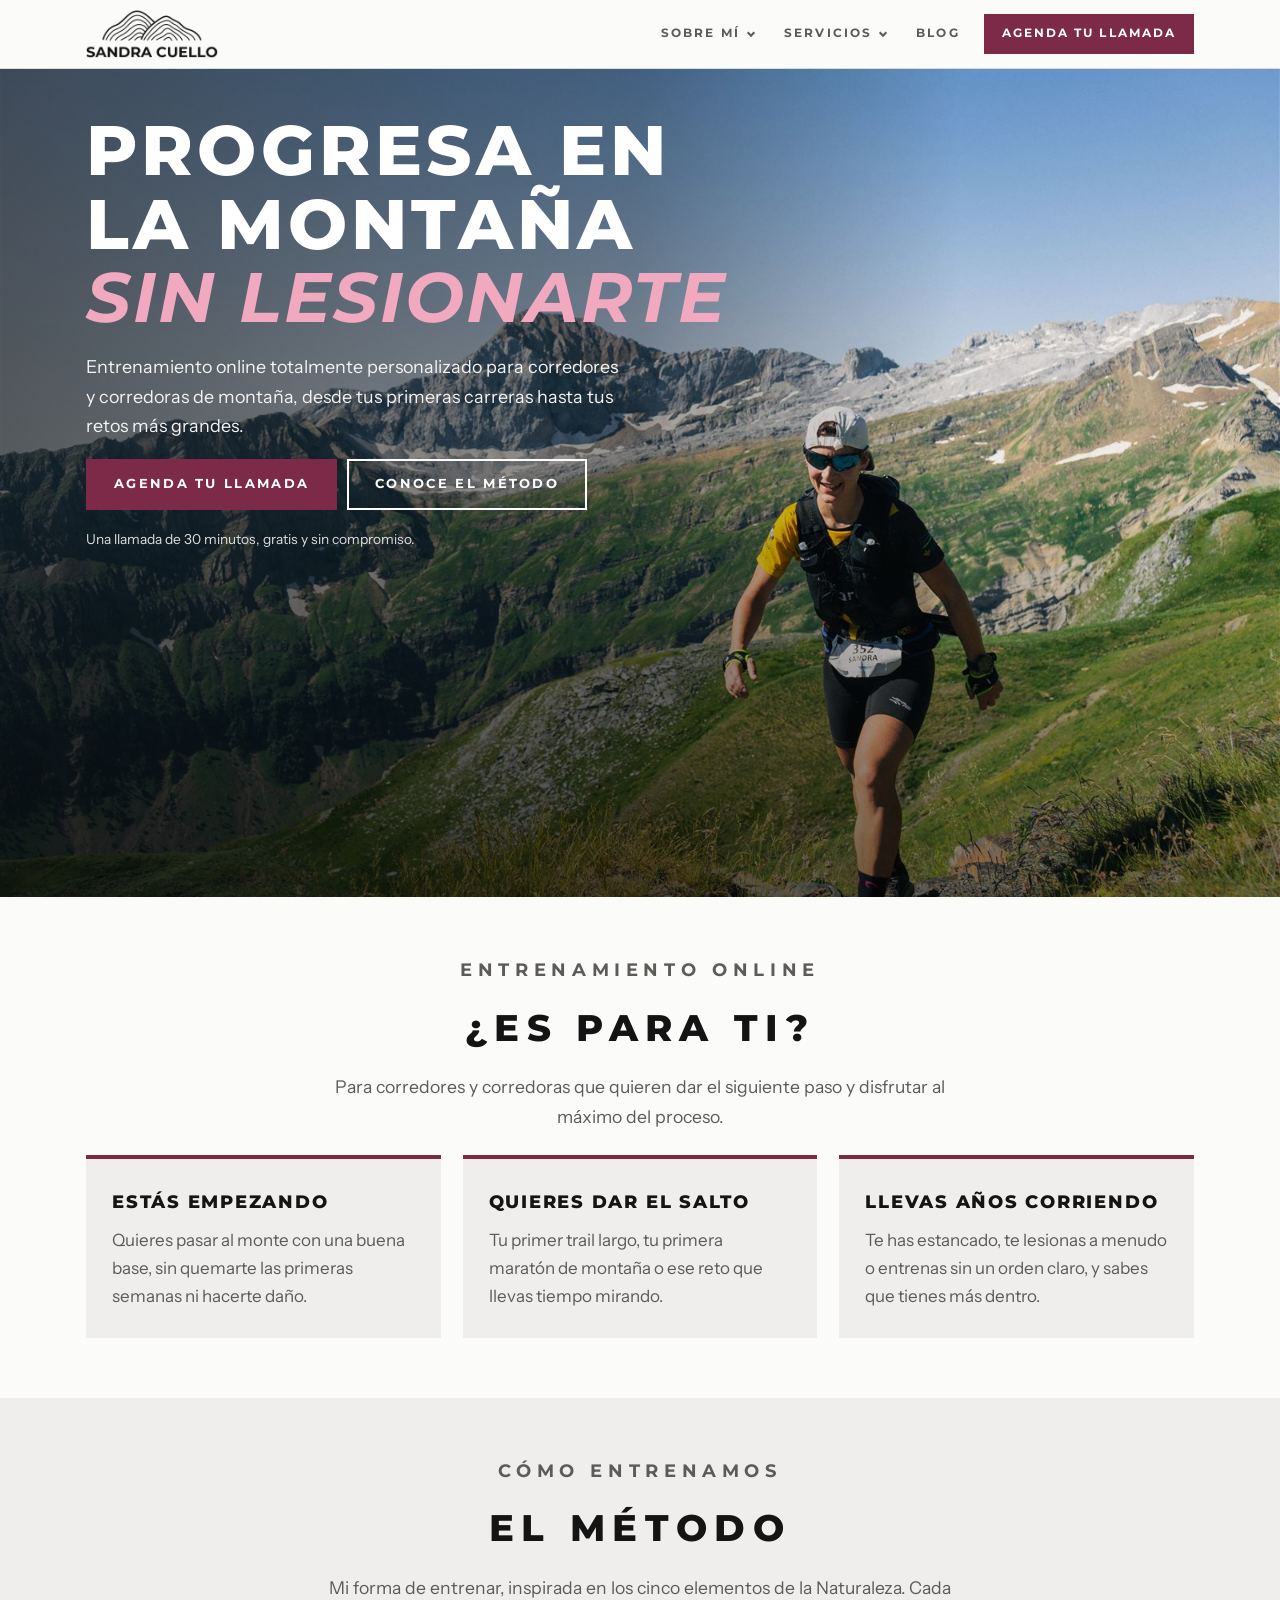
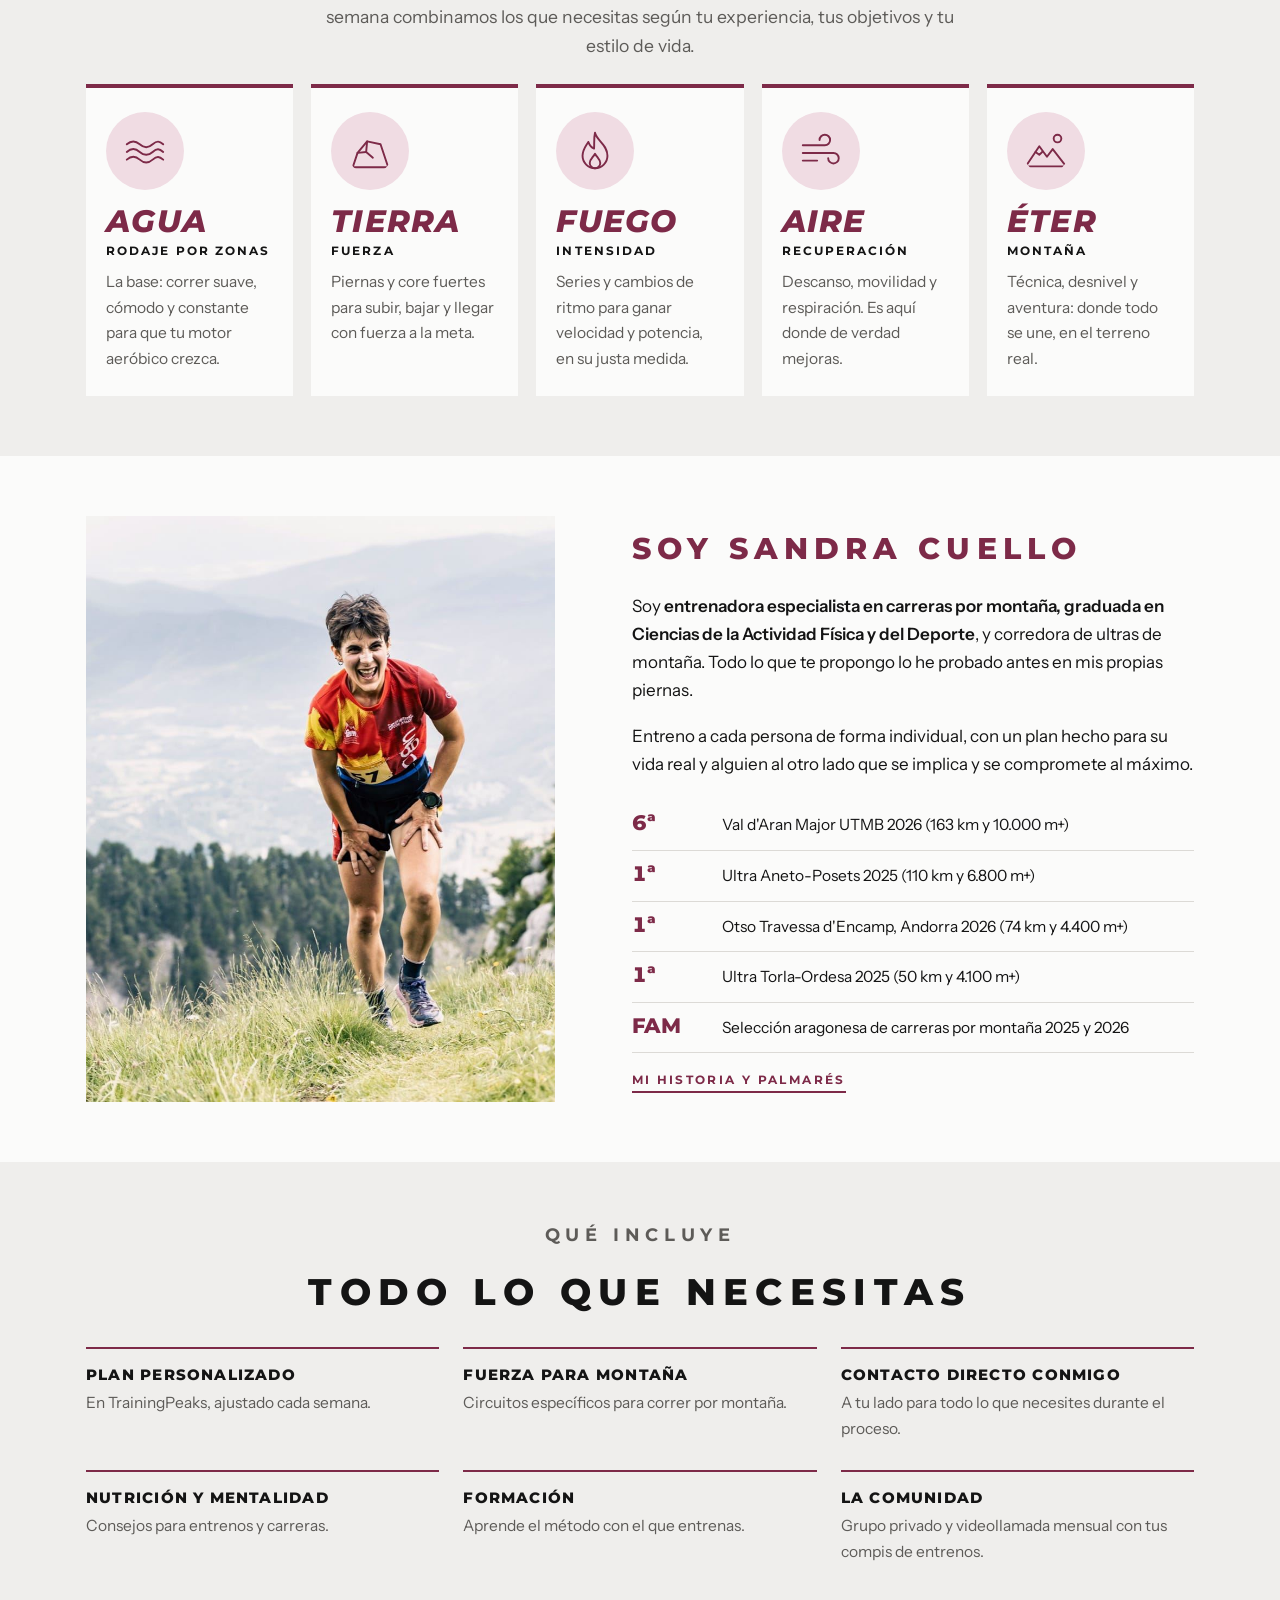
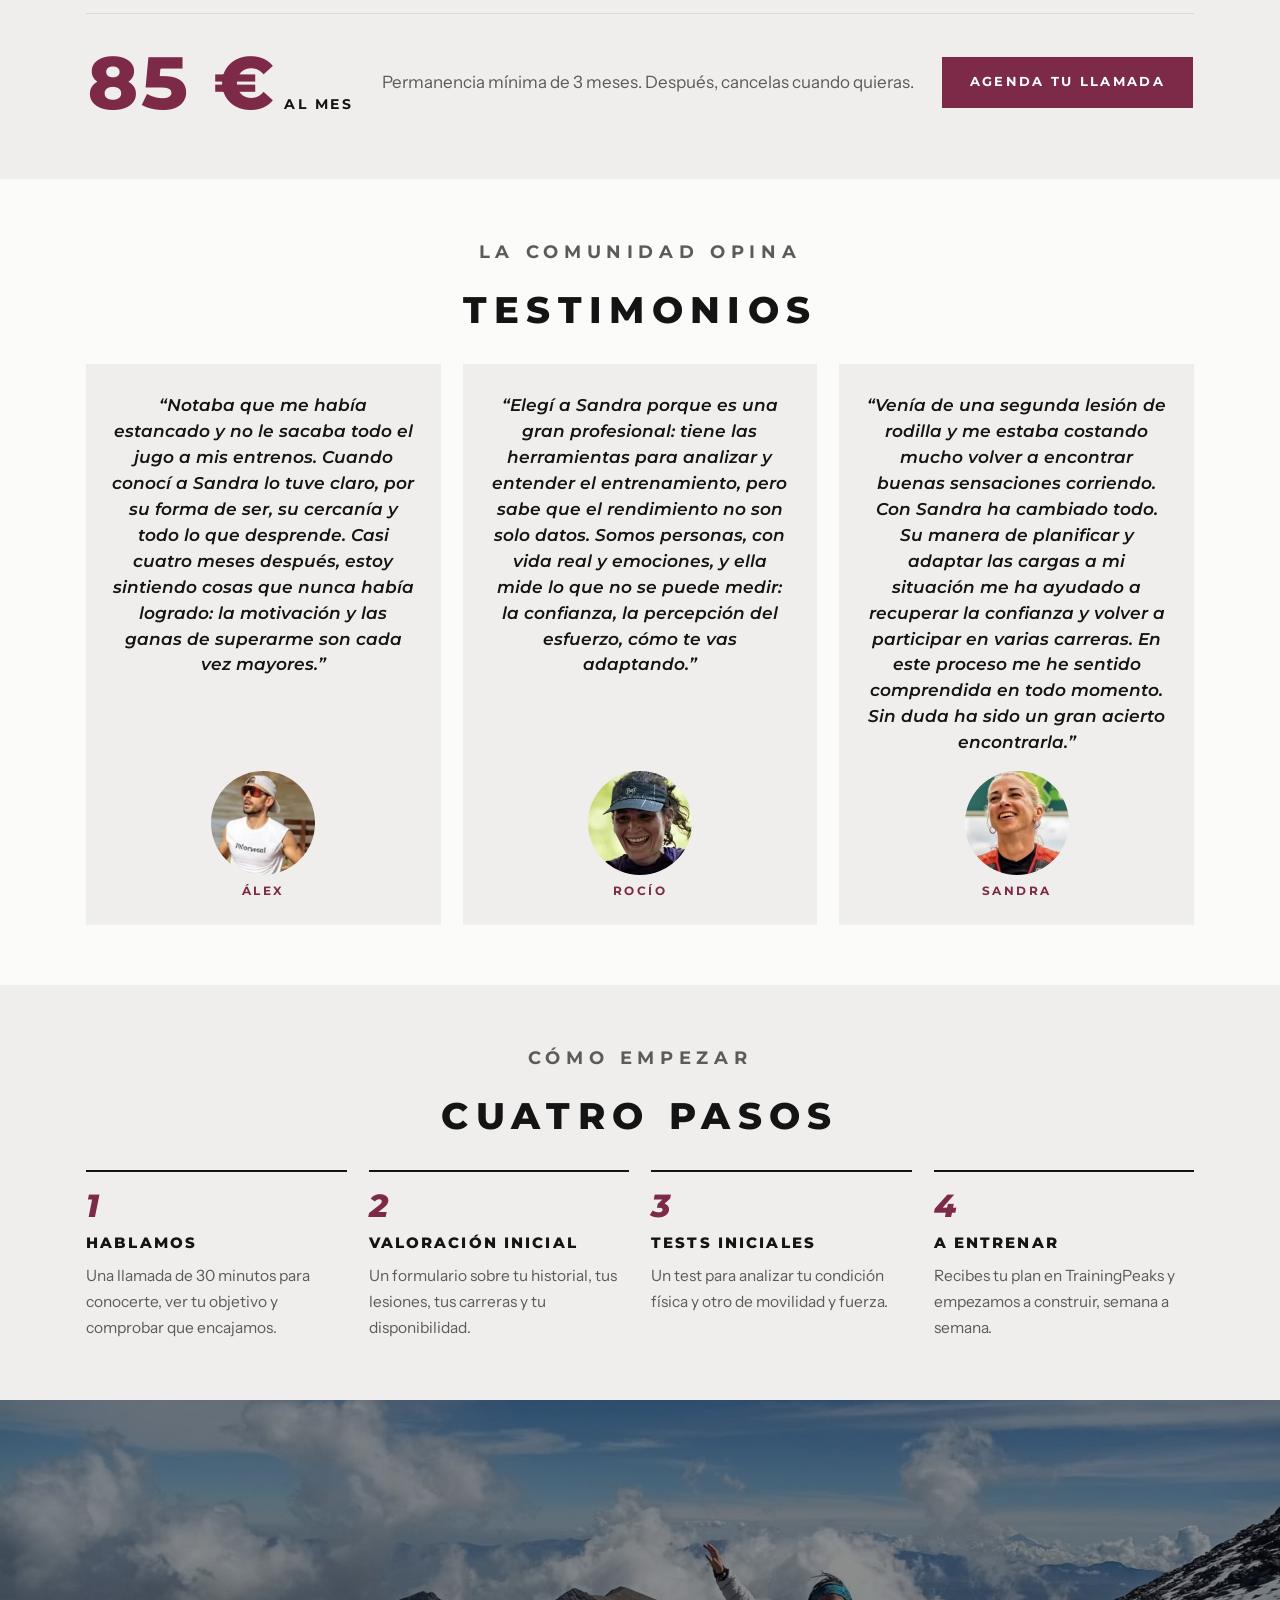
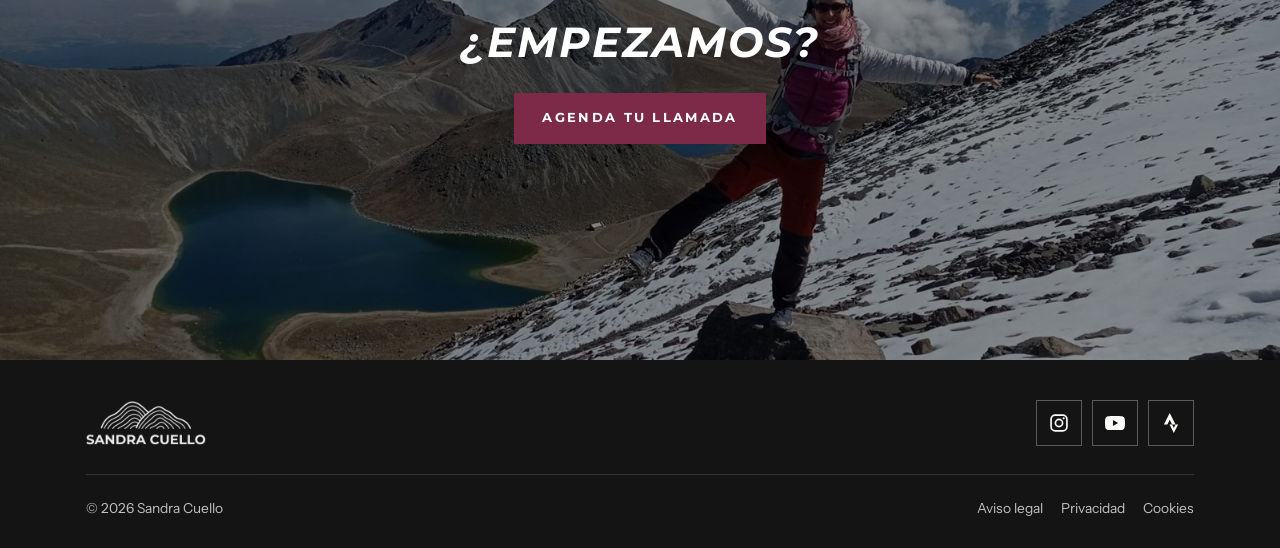
<file: index.html>
<!doctype html>
<html lang="es">
<head>
<meta charset="utf-8">
<meta name="viewport" content="width=device-width, initial-scale=1, viewport-fit=cover">
<title>Sandra Cuello · Entrenadora de trail running</title>
<meta name="claude:viewport-fit-sides" content="cover">
<meta name="description" content="Sandra Cuello, entrenadora de carreras por montaña y corredora de ultradistancia. Entrenamiento online totalmente personalizado para progresar en la montaña sin lesionarte.">
<meta property="og:type" content="website">
<meta property="og:site_name" content="Sandra Cuello">
<meta property="og:locale" content="es_ES">
<meta property="og:title" content="Sandra Cuello · Entrenadora de trail running">
<meta property="og:description" content="Sandra Cuello, entrenadora de carreras por montaña y corredora de ultradistancia. Entrenamiento online totalmente personalizado para progresar en la montaña sin lesionarte.">
<meta property="og:url" content="https://www.sandracuello.com/">
<meta property="og:image" content="https://www.sandracuello.com/img/compartir.jpg">
<meta property="og:image:width" content="1200">
<meta property="og:image:height" content="630">
<meta property="og:image:alt" content="Sandra Cuello corriendo por una ladera del Pirineo">
<meta name="twitter:card" content="summary_large_image">
<link rel="icon" href="img/favicon.png">
<link rel="preconnect" href="https://fonts.googleapis.com">
<link rel="preconnect" href="https://fonts.gstatic.com" crossorigin>
<link rel="stylesheet" href="https://fonts.googleapis.com/css2?family=Montserrat:ital,wght@0,500;0,700;0,800;1,500;1,700;1,800&family=Instrument+Sans:wght@400;500;600&display=swap">
<link rel="stylesheet" href="css/styles.css">
</head>
<body>
<svg width="0" height="0" style="position:absolute" aria-hidden="true">
  <symbol id="i-chev" viewBox="0 0 12 12"><path d="M2 4l4 4 4-4"/></symbol>
  <symbol id="i-wa" viewBox="0 0 24 24"><path fill="currentColor" d="M12 2a10 10 0 0 0-8.6 15.1L2 22l5-1.3A10 10 0 1 0 12 2Zm0 18.2a8.2 8.2 0 0 1-4.2-1.2l-.3-.2-3 .8.8-2.9-.2-.3A8.2 8.2 0 1 1 12 20.2Zm4.5-6.1c-.2-.1-1.5-.7-1.7-.8s-.4-.1-.6.1-.7.8-.8 1-.3.2-.5.1a6.7 6.7 0 0 1-3.3-2.9c-.3-.4.3-.4.7-1.3.1-.2 0-.3 0-.4l-.8-1.8c-.2-.5-.4-.4-.6-.4h-.5a1 1 0 0 0-.7.3 3 3 0 0 0-.9 2.2 5.2 5.2 0 0 0 1.1 2.7 11.8 11.8 0 0 0 4.5 4c1.7.7 2.3.8 3.2.6a2.7 2.7 0 0 0 1.8-1.2 2.2 2.2 0 0 0 .1-1.3c0-.1-.2-.2-.5-.3Z"/></symbol>
  <symbol id="i-instagram" viewBox="0 0 24 24"><g fill="none" stroke="currentColor" stroke-width="2"><rect x="2.5" y="2.5" width="19" height="19" rx="5"/><circle cx="12" cy="12" r="4.3"/></g><circle cx="17.6" cy="6.4" r="1.3" fill="currentColor"/></symbol>
  <symbol id="i-strava" viewBox="0 0 24 24"><path fill="currentColor" d="M15.387 17.944l-2.089-4.116h-3.065L15.387 24l5.15-10.172h-3.066m-7.008-5.599l2.836 5.598h4.172L10.463 0l-7 13.828h4.169"/></symbol>
  <symbol id="i-youtube" viewBox="0 0 24 24"><path fill="currentColor" d="M23.498 6.186a3.016 3.016 0 0 0-2.122-2.136C19.505 3.545 12 3.545 12 3.545s-7.505 0-9.377.505A3.017 3.017 0 0 0 .502 6.186C0 8.07 0 12 0 12s0 3.93.502 5.814a3.016 3.016 0 0 0 2.122 2.136c1.871.505 9.376.505 9.376.505s7.505 0 9.377-.505a3.015 3.015 0 0 0 2.122-2.136C24 15.93 24 12 24 12s0-3.93-.502-5.814zM9.545 15.568V8.432L15.818 12l-6.273 3.568z"/></symbol>
  <symbol id="i-play" viewBox="0 0 24 24"><path d="M7 4v16l13-8Z"/></symbol>
</svg>
<a class="skip" href="#contenido">Saltar al contenido</a>
<header class="site-header">
  <div class="wrap">
    <a href="./" aria-label="Sandra Cuello, inicio"><img class="logo" src="img/logo.png" width="600" height="220" alt="Sandra Cuello"></a>
    <button class="menu-toggle" type="button" id="menu-toggle" aria-expanded="false" aria-controls="site-nav">Menú</button>
    <nav class="site-nav" id="site-nav" aria-label="Menú principal">
      <ul class="menu">
        <li class="has-sub" data-nav="quien">
          <button type="button" aria-expanded="false">Sobre mí<svg class="chev" aria-hidden="true"><use href="#i-chev"></use></svg></button>
          <ul class="submenu">
            <li><a href="quien-soy">Mi historia</a></li>
            <li><a href="quien-soy#palmares">Trayectoria deportiva</a></li>
            <li><a href="quien-soy#retos">Próximos retos</a></li>
            <li><a href="quien-soy#prensa">Prensa</a></li>
          </ul>
        </li>
        <li class="has-sub" data-nav="servicios">
          <button type="button" aria-expanded="false">Servicios<svg class="chev" aria-hidden="true"><use href="#i-chev"></use></svg></button>
          <ul class="submenu">
            <li><a href="entrenamientos">Entrenamiento online<small>Plan personalizado de trail running</small></a></li>
            <li><a href="charlas">Charlas y talleres<small>Colegios, ayuntamientos, asociaciones y clubes</small></a></li>
            <li><a href="academia">Academia<small>Formación online · próximamente</small></a></li>
          </ul>
        </li>
        <li data-nav="blog"><a href="blog">Blog</a></li>
        <li class="nav-cta"><a class="btn btn-accent" href="entrenamientos#llamada">Agenda tu llamada</a></li>
      </ul>
    </nav>
  </div>
</header>

<main id="contenido">
<section class="hero hero-home on-photo" aria-label="Entrenamiento online con Sandra Cuello">
  <img src="img/hero-cresta.jpg" width="1600" height="1067" alt="Sandra Cuello corriendo por una cresta del Pirineo con montañas al fondo" fetchpriority="high">
  <div class="wrap">
    <h1>Progresa en la montaña <span>sin lesionarte</span></h1>
    <p class="lede">Entrenamiento online totalmente personalizado para corredores y corredoras de montaña, desde tus primeras carreras hasta tus retos más grandes.</p>
    <div class="actions">
      <a class="btn btn-accent" href="entrenamientos#llamada">Agenda tu llamada</a>
      <a class="btn btn-light" href="#metodo">Conoce el método</a>
    </div>
    <p class="form-note">Una llamada de 30 minutos, gratis y sin compromiso.</p>
  </div>
</section>

<section class="section">
  <div class="wrap">
    <div class="section-title">
      <p class="tracked accent">Entrenamiento online</p>
      <h2>¿Es para ti?</h2>
      <p>Para corredores y corredoras que quieren dar el siguiente paso y disfrutar al máximo del proceso.</p>
    </div>
    <div class="profiles">
      <article><h3>Estás empezando</h3><p>Quieres pasar al monte con una buena base, sin quemarte las primeras semanas ni hacerte daño.</p></article>
      <article><h3>Quieres dar el salto</h3><p>Tu primer trail largo, tu primera maratón de montaña o ese reto que llevas tiempo mirando.</p></article>
      <article><h3>Llevas años corriendo</h3><p>Te has estancado, te lesionas a menudo o entrenas sin un orden claro, y sabes que tienes más dentro.</p></article>
    </div>
  </div>
</section>

<section class="section mist" id="metodo">
  <div class="wrap">
    <div class="section-title">
      <p class="tracked accent">Cómo entrenamos</p>
      <h2>El Método</h2>
      <p>Mi forma de entrenar, inspirada en los cinco elementos de la Naturaleza. Cada semana combinamos los que necesitas según tu experiencia, tus objetivos y tu estilo de vida.</p>
    </div>
    <ol class="elements">
      <li><svg class="el-icon" viewBox="0 0 48 48" aria-hidden="true" focusable="false"><path d="M5 17c4.5-4 9-4 13.5 0s9 4 13.5 0 7-3.5 11 0"/><path d="M5 25c4.5-4 9-4 13.5 0s9 4 13.5 0 7-3.5 11 0"/><path d="M5 33c4.5-4 9-4 13.5 0s9 4 13.5 0 7-3.5 11 0"/></svg><b>Agua</b><span>Rodaje por zonas</span><p>La base: correr suave, cómodo y constante para que tu motor aeróbico crezca.</p></li>
      <li><svg class="el-icon" viewBox="0 0 48 48" aria-hidden="true" focusable="false"><path d="M3 41h42"/><path d="M6 41l5-15 10-12 14 3 8 24"/><path d="M21 14l-1 11 7 6"/><path d="M11 26l9-1"/></svg><b>Tierra</b><span>Fuerza</span><p>Piernas y core fuertes para subir, bajar y llegar con fuerza a la meta.</p></li>
      <li><svg class="el-icon" viewBox="0 0 48 48" aria-hidden="true" focusable="false"><path d="M24 5c1.5 8 13 12 13 24a13 13 0 0 1-26 0c0-6.5 3.5-10 6-14.5 1.5 4 3.5 6 6 7 .5-5-.5-10 1-16.5z"/><path d="M24 42a5.5 5.5 0 0 1-5.5-5.5c0-3.5 3-5.5 5.5-9.5 2.5 4 5.5 6 5.5 9.5A5.5 5.5 0 0 1 24 42z"/></svg><b>Fuego</b><span>Intensidad</span><p>Series y cambios de ritmo para ganar velocidad y potencia, en su justa medida.</p></li>
      <li><svg class="el-icon" viewBox="0 0 48 48" aria-hidden="true" focusable="false"><path d="M5 18h23a5.5 5.5 0 1 0-5.5-5.5"/><path d="M5 26h32a5.5 5.5 0 1 1-5.5 5.5"/><path d="M5 34h15"/></svg><b>Aire</b><span>Recuperación</span><p>Descanso, movilidad y respiración. Es aquí donde de verdad mejoras.</p></li>
      <li><svg class="el-icon" viewBox="0 0 48 48" aria-hidden="true" focusable="false"><path d="M3 40l14-21 8 11 6-8 14 18z"/><path d="M13 25l4 3 3-3"/><circle cx="36" cy="11" r="4"/></svg><b>Éter</b><span>Montaña</span><p>Técnica, desnivel y aventura: donde todo se une, en el terreno real.</p></li>
    </ol>
  </div>
</section>

<section class="section">
  <div class="wrap intro">
    <figure>
      <img src="img/sandra-subida.jpg" width="909" height="1080" alt="Sandra Cuello sonriendo mientras sube una ladera de hierba en carrera" loading="lazy">
    </figure>
    <div class="intro-text">
      <h2>Soy Sandra Cuello</h2>
      <p>Soy <strong>entrenadora especialista en carreras por montaña, graduada en Ciencias de la Actividad Física y del Deporte</strong>, y corredora de ultras de montaña. Todo lo que te propongo lo he probado antes en mis propias piernas.</p>
      <p>Entreno a cada persona de forma individual, con un plan hecho para su vida real y alguien al otro lado que se implica y se compromete al máximo.</p>
      <ul class="creds">
        <li><b>6ª</b><span>Val d'Aran Major UTMB 2026 (163 km y 10.000 m+)</span></li>
        <li><b>1ª</b><span>Ultra Aneto-Posets 2025 (110 km y 6.800 m+)</span></li>
        <li><b>1ª</b><span>Otso Travessa d'Encamp, Andorra 2026 (74 km y 4.400 m+)</span></li>
        <li><b>1ª</b><span>Ultra Torla-Ordesa 2025 (50 km y 4.100 m+)</span></li>
        <li><b>FAM</b><span>Selección aragonesa de carreras por montaña 2025 y 2026</span></li>
      </ul>
      <a class="link-more" href="quien-soy">Mi historia y palmarés</a>
    </div>
  </div>
</section>

<section class="section mist">
  <div class="wrap">
    <div class="section-title">
      <p class="tracked accent">Qué incluye</p>
      <h2>Todo lo que necesitas</h2>
    </div>
    <ul class="includes six">
      <li><b>Plan personalizado</b><span>En TrainingPeaks, ajustado cada semana.</span></li>
      <li><b>Fuerza para montaña</b><span>Circuitos específicos para correr por montaña.</span></li>
      <li><b>Contacto directo conmigo</b><span>A tu lado para todo lo que necesites durante el proceso.</span></li>
      <li><b>Nutrición y mentalidad</b><span>Consejos para entrenos y carreras.</span></li>
      <li><b>Formación</b><span>Aprende el método con el que entrenas.</span></li>
      <li><b>La comunidad</b><span>Grupo privado y videollamada mensual con tus compis de entrenos.</span></li>
    </ul>
    <div class="price-line">
      <p class="price"><b>85 €</b><span>al mes</span></p>
      <p class="muted">Permanencia mínima de 3 meses. Después, cancelas cuando quieras.</p>
      <a class="btn btn-accent" href="entrenamientos#llamada">Agenda tu llamada</a>
    </div>
  </div>
</section>

<section class="section">
  <div class="wrap">
    <div class="section-title">
      <p class="tracked accent">La comunidad opina</p>
      <h2>Testimonios</h2>
    </div>
    <div class="quotes">
      <figure><blockquote>“Notaba que me había estancado y no le sacaba todo el jugo a mis entrenos. Cuando conocí a Sandra lo tuve claro, por su forma de ser, su cercanía y todo lo que desprende. Casi cuatro meses después, estoy sintiendo cosas que nunca había logrado: la motivación y las ganas de superarme son cada vez mayores.”</blockquote><figcaption><img src="img/testimonio-alex.jpg" width="200" height="200" alt="" loading="lazy">Álex</figcaption></figure>
      <figure><blockquote>“Elegí a Sandra porque es una gran profesional: tiene las herramientas para analizar y entender el entrenamiento, pero sabe que el rendimiento no son solo datos. Somos personas, con vida real y emociones, y ella mide lo que no se puede medir: la confianza, la percepción del esfuerzo, cómo te vas adaptando.”</blockquote><figcaption><img src="img/testimonio-rocio.jpg" width="200" height="200" alt="" loading="lazy">Rocío</figcaption></figure>
      <figure><blockquote>“Venía de una segunda lesión de rodilla y me estaba costando mucho volver a encontrar buenas sensaciones corriendo. Con Sandra ha cambiado todo. Su manera de planificar y adaptar las cargas a mi situación me ha ayudado a recuperar la confianza y volver a participar en varias carreras. En este proceso me he sentido comprendida en todo momento. Sin duda ha sido un gran acierto encontrarla.”</blockquote><figcaption><img src="img/testimonio-sandra.jpg" width="200" height="200" alt="" loading="lazy">Sandra</figcaption></figure>
    </div>
  </div>
</section>

<section class="section mist">
  <div class="wrap">
    <div class="section-title">
      <p class="tracked accent">Cómo empezar</p>
      <h2>Cuatro pasos</h2>
    </div>
    <ol class="steps">
      <li><h3>Hablamos</h3><p>Una llamada de 30 minutos para conocerte, ver tu objetivo y comprobar que encajamos.</p></li>
      <li><h3>Valoración inicial</h3><p>Un formulario sobre tu historial, tus lesiones, tus carreras y tu disponibilidad.</p></li>
      <li><h3>Tests iniciales</h3><p>Un test para analizar tu condición física y otro de movilidad y fuerza.</p></li>
      <li><h3>A entrenar</h3><p>Recibes tu plan en TrainingPeaks y empezamos a construir, semana a semana.</p></li>
    </ol>
  </div>
</section>

<section class="closing">
  <img src="img/volcan.jpg" width="1600" height="1197" alt="" loading="lazy">
  <blockquote class="wrap">
    <p>¿Empezamos?</p>
    <a class="btn btn-accent" href="entrenamientos#llamada">Agenda tu llamada</a>
  </blockquote>
</section>
</main>
<footer class="site-footer">
  <div class="wrap">
    <div class="foot-simple">
      <img class="logo" src="img/logo.png" width="600" height="220" alt="Sandra Cuello" loading="lazy">
      <div class="social">
        <a href="https://www.instagram.com/_sandracuello/" target="_blank" rel="noopener" aria-label="Instagram de Sandra Cuello"><svg aria-hidden="true"><use href="#i-instagram"></use></svg></a>
        <a href="https://www.youtube.com/@sandra.cuello" target="_blank" rel="noopener" aria-label="Canal de YouTube de Sandra Cuello"><svg aria-hidden="true"><use href="#i-youtube"></use></svg></a>
        <a href="https://www.strava.com/athletes/36335439" target="_blank" rel="noopener" aria-label="Strava de Sandra Cuello"><svg aria-hidden="true"><use href="#i-strava"></use></svg></a>
      </div>
    </div>
    <div class="foot-bottom">
      <span>© 2026 Sandra Cuello</span>
      <nav aria-label="Textos legales">
        <a href="aviso-legal">Aviso legal</a>
        <a href="privacidad">Privacidad</a>
        <a href="cookies">Cookies</a>
      </nav>
    </div>
  </div>
</footer>

<script src="js/main.js"></script>
</body>
</html>
</file>
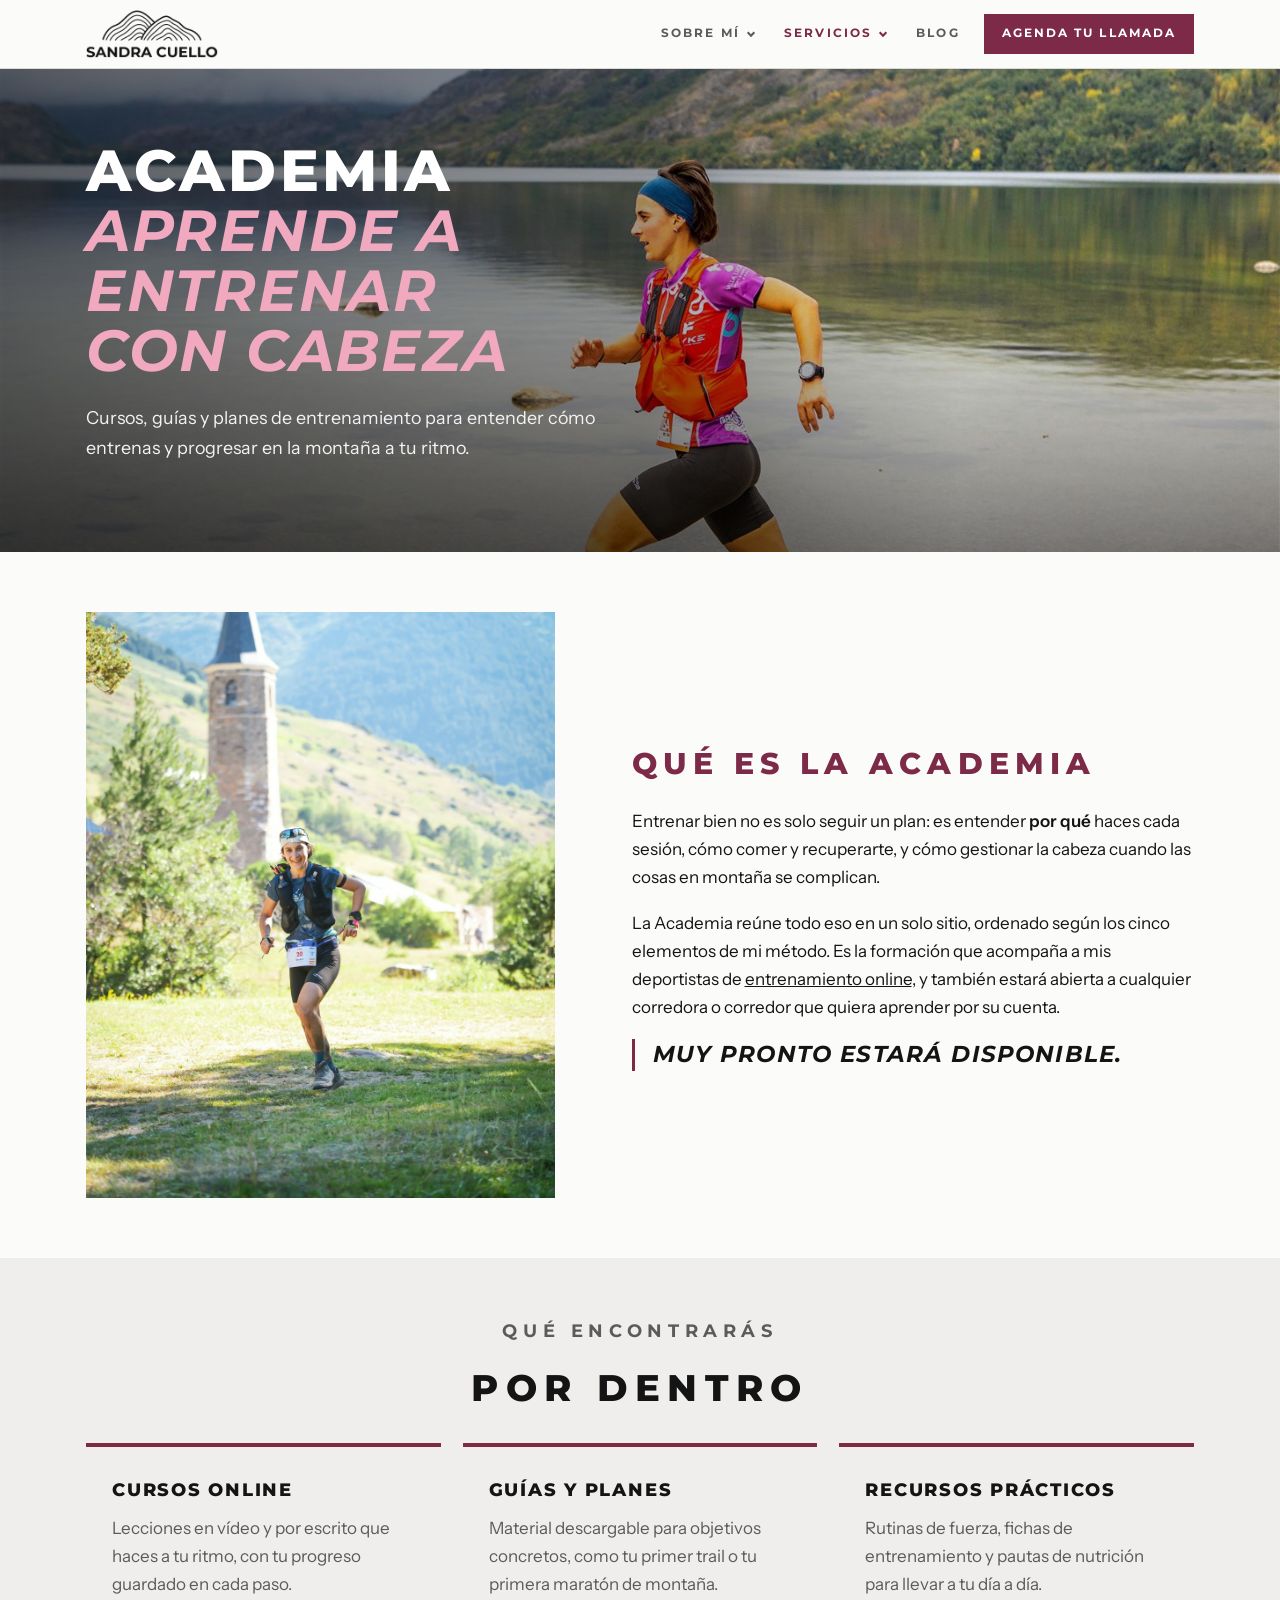
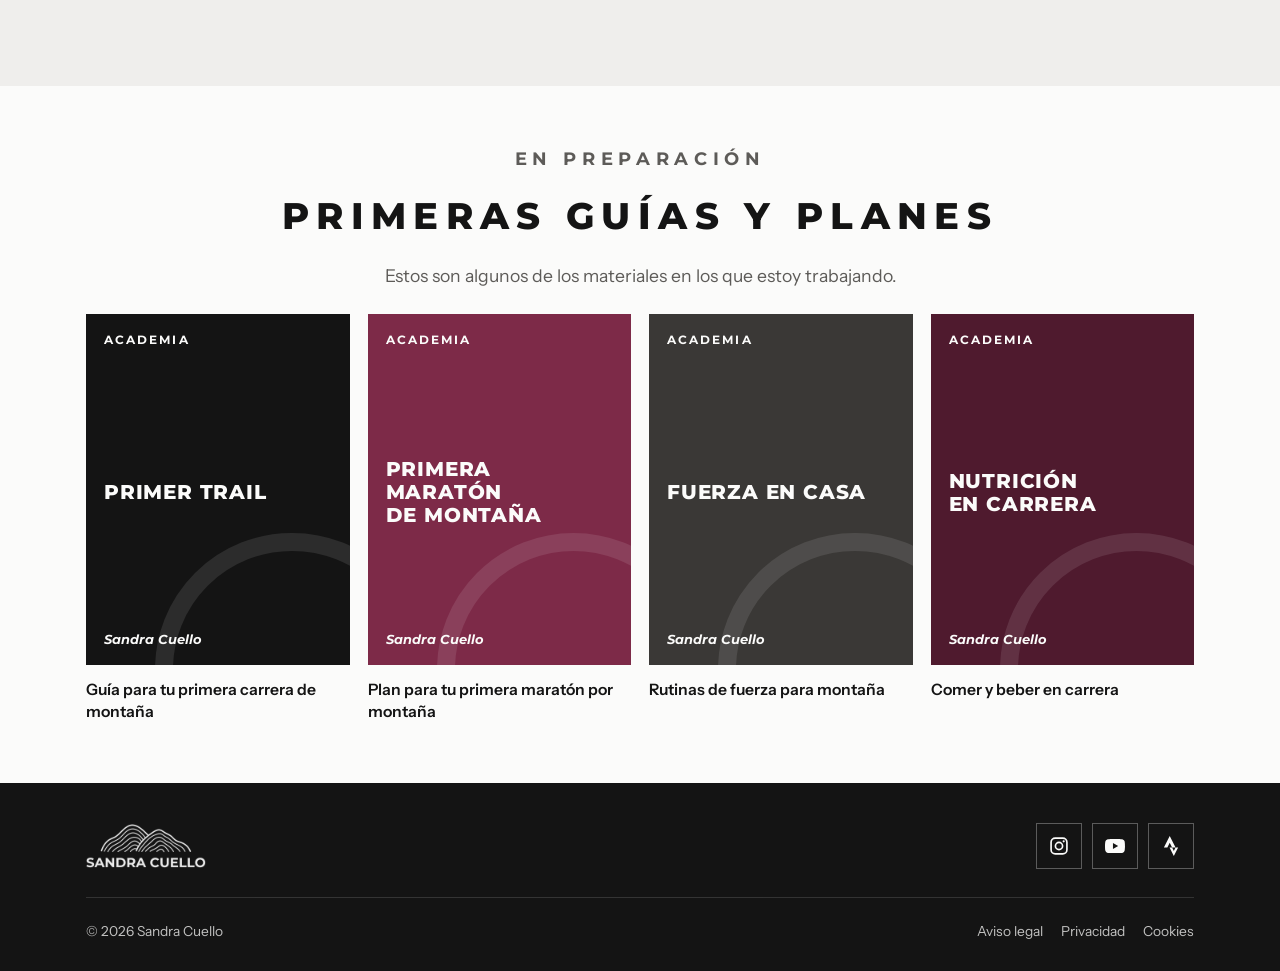
<file: academia.html>
<!doctype html>
<html lang="es">
<head>
<meta charset="utf-8">
<meta name="viewport" content="width=device-width, initial-scale=1, viewport-fit=cover">
<title>Academia · Sandra Cuello</title>
<meta name="claude:viewport-fit-sides" content="cover">
<meta name="description" content="Academia: cursos, guías y planes de entrenamiento de trail running con Sandra Cuello para progresar en la montaña a tu ritmo. Muy pronto disponible.">
<meta property="og:type" content="website">
<meta property="og:site_name" content="Sandra Cuello">
<meta property="og:locale" content="es_ES">
<meta property="og:title" content="Academia · Sandra Cuello">
<meta property="og:description" content="Academia: cursos, guías y planes de entrenamiento de trail running con Sandra Cuello para progresar en la montaña a tu ritmo. Muy pronto disponible.">
<meta property="og:url" content="https://www.sandracuello.com/academia">
<meta property="og:image" content="https://www.sandracuello.com/img/compartir.jpg">
<meta property="og:image:width" content="1200">
<meta property="og:image:height" content="630">
<meta property="og:image:alt" content="Sandra Cuello corriendo por una ladera del Pirineo">
<meta name="twitter:card" content="summary_large_image">
<link rel="icon" href="img/favicon.png">
<link rel="preconnect" href="https://fonts.googleapis.com">
<link rel="preconnect" href="https://fonts.gstatic.com" crossorigin>
<link rel="stylesheet" href="https://fonts.googleapis.com/css2?family=Montserrat:ital,wght@0,500;0,700;0,800;1,500;1,700;1,800&family=Instrument+Sans:wght@400;500;600&display=swap">
<link rel="stylesheet" href="css/styles.css">
</head>
<body>
<svg width="0" height="0" style="position:absolute" aria-hidden="true">
  <symbol id="i-chev" viewBox="0 0 12 12"><path d="M2 4l4 4 4-4"/></symbol>
  <symbol id="i-wa" viewBox="0 0 24 24"><path fill="currentColor" d="M12 2a10 10 0 0 0-8.6 15.1L2 22l5-1.3A10 10 0 1 0 12 2Zm0 18.2a8.2 8.2 0 0 1-4.2-1.2l-.3-.2-3 .8.8-2.9-.2-.3A8.2 8.2 0 1 1 12 20.2Zm4.5-6.1c-.2-.1-1.5-.7-1.7-.8s-.4-.1-.6.1-.7.8-.8 1-.3.2-.5.1a6.7 6.7 0 0 1-3.3-2.9c-.3-.4.3-.4.7-1.3.1-.2 0-.3 0-.4l-.8-1.8c-.2-.5-.4-.4-.6-.4h-.5a1 1 0 0 0-.7.3 3 3 0 0 0-.9 2.2 5.2 5.2 0 0 0 1.1 2.7 11.8 11.8 0 0 0 4.5 4c1.7.7 2.3.8 3.2.6a2.7 2.7 0 0 0 1.8-1.2 2.2 2.2 0 0 0 .1-1.3c0-.1-.2-.2-.5-.3Z"/></symbol>
  <symbol id="i-instagram" viewBox="0 0 24 24"><g fill="none" stroke="currentColor" stroke-width="2"><rect x="2.5" y="2.5" width="19" height="19" rx="5"/><circle cx="12" cy="12" r="4.3"/></g><circle cx="17.6" cy="6.4" r="1.3" fill="currentColor"/></symbol>
  <symbol id="i-strava" viewBox="0 0 24 24"><path fill="currentColor" d="M15.387 17.944l-2.089-4.116h-3.065L15.387 24l5.15-10.172h-3.066m-7.008-5.599l2.836 5.598h4.172L10.463 0l-7 13.828h4.169"/></symbol>
  <symbol id="i-youtube" viewBox="0 0 24 24"><path fill="currentColor" d="M23.498 6.186a3.016 3.016 0 0 0-2.122-2.136C19.505 3.545 12 3.545 12 3.545s-7.505 0-9.377.505A3.017 3.017 0 0 0 .502 6.186C0 8.07 0 12 0 12s0 3.93.502 5.814a3.016 3.016 0 0 0 2.122 2.136c1.871.505 9.376.505 9.376.505s7.505 0 9.377-.505a3.015 3.015 0 0 0 2.122-2.136C24 15.93 24 12 24 12s0-3.93-.502-5.814zM9.545 15.568V8.432L15.818 12l-6.273 3.568z"/></symbol>
  <symbol id="i-play" viewBox="0 0 24 24"><path d="M7 4v16l13-8Z"/></symbol>
</svg>
<a class="skip" href="#contenido">Saltar al contenido</a>
<header class="site-header">
  <div class="wrap">
    <a href="./" aria-label="Sandra Cuello, inicio"><img class="logo" src="img/logo.png" width="600" height="220" alt="Sandra Cuello"></a>
    <button class="menu-toggle" type="button" id="menu-toggle" aria-expanded="false" aria-controls="site-nav">Menú</button>
    <nav class="site-nav" id="site-nav" aria-label="Menú principal">
      <ul class="menu">
        <li class="has-sub" data-nav="quien">
          <button type="button" aria-expanded="false">Sobre mí<svg class="chev" aria-hidden="true"><use href="#i-chev"></use></svg></button>
          <ul class="submenu">
            <li><a href="quien-soy">Mi historia</a></li>
            <li><a href="quien-soy#palmares">Trayectoria deportiva</a></li>
            <li><a href="quien-soy#retos">Próximos retos</a></li>
            <li><a href="quien-soy#prensa">Prensa</a></li>
          </ul>
        </li>
        <li class="has-sub is-current" data-nav="servicios">
          <button type="button" aria-expanded="false">Servicios<svg class="chev" aria-hidden="true"><use href="#i-chev"></use></svg></button>
          <ul class="submenu">
            <li><a href="entrenamientos">Entrenamiento online<small>Plan personalizado de trail running</small></a></li>
            <li><a href="charlas">Charlas y talleres<small>Colegios, ayuntamientos, asociaciones y clubes</small></a></li>
            <li><a href="academia">Academia<small>Formación online · próximamente</small></a></li>
          </ul>
        </li>
        <li data-nav="blog"><a href="blog">Blog</a></li>
        <li class="nav-cta"><a class="btn btn-accent" href="entrenamientos#llamada">Agenda tu llamada</a></li>
      </ul>
    </nav>
  </div>
</header>

<main id="contenido">
<svg width="0" height="0" style="position:absolute" aria-hidden="true">
  <symbol id="el-tierra" viewBox="0 0 48 48"><path d="M4 40 18 14l8 14 5-8 13 20Z"/><path d="M4 40h40"/></symbol>
  <symbol id="el-fuego" viewBox="0 0 48 48"><path d="M24 44c-8 0-13-5.5-13-12.5C11 22 20 18 19 6c7 4 9 10 8 15 2-1 4-4 4-7 4 4 6 9 6 16 0 8-5 14-13 14Z"/></symbol>
  <symbol id="el-agua" viewBox="0 0 48 48"><path d="M24 4C24 4 10 20 10 30a14 14 0 0 0 28 0C38 20 24 4 24 4Z"/></symbol>
  <symbol id="el-aire" viewBox="0 0 48 48"><path d="M6 16h24a6 6 0 1 0-6-6"/><path d="M6 26h34a6 6 0 1 1-6 6"/><path d="M6 36h16"/></symbol>
  <symbol id="el-eter" viewBox="0 0 48 48"><path d="M15 6 6 22h5l-6 10h20l-6-10h5Z"/><path d="M15 32v10"/><path d="M34 10l-8 14h4l-5 9h18l-5-9h4Z"/><path d="M34 33v9"/></symbol>
</svg>

<section class="hero page-hero on-photo hero-full hero-academia">
  <img src="img/lago.jpg" width="1600" height="1147" alt="Sandra Cuello corriendo por la orilla de un lago de montaña" fetchpriority="high" style="object-position: 60% 15%">
  <div class="wrap">
    <h1>Academia <span>aprende a entrenar con cabeza</span></h1>
    <p class="lede">Cursos, guías y planes de entrenamiento para entender cómo entrenas y progresar en la montaña a tu ritmo.</p>
  </div>
</section>

<section class="section">
  <div class="wrap intro">
    <figure>
      <img src="img/vda-carrera.jpg" width="1066" height="1599" alt="Sandra Cuello corriendo sonriente por un prado de la Val d'Aran" loading="lazy" style="object-position: 50% 60%">
    </figure>
    <div class="intro-text">
      <h2>Qué es la Academia</h2>
      <p>Entrenar bien no es solo seguir un plan: es entender <strong>por qué</strong> haces cada sesión, cómo comer y recuperarte, y cómo gestionar la cabeza cuando las cosas en montaña se complican.</p>
      <p>La Academia reúne todo eso en un solo sitio, ordenado según los cinco elementos de mi método. Es la formación que acompaña a mis deportistas de <a href="entrenamientos">entrenamiento online</a>, y también estará abierta a cualquier corredora o corredor que quiera aprender por su cuenta.</p>
      <p class="quote">Muy pronto estará disponible.</p>
    </div>
  </div>
</section>

<section class="section mist">
  <div class="wrap">
    <div class="section-title">
      <p class="tracked accent">Qué encontrarás</p>
      <h2>Por dentro</h2>
    </div>
    <div class="profiles">
      <article><h3>Cursos online</h3><p>Lecciones en vídeo y por escrito que haces a tu ritmo, con tu progreso guardado en cada paso.</p></article>
      <article><h3>Guías y planes</h3><p>Material descargable para objetivos concretos, como tu primer trail o tu primera maratón de montaña.</p></article>
      <article><h3>Recursos prácticos</h3><p>Rutinas de fuerza, fichas de entrenamiento y pautas de nutrición para llevar a tu día a día.</p></article>
    </div>
  </div>
</section>

<section class="section">
  <div class="wrap">
    <div class="section-title">
      <p class="tracked accent">En preparación</p>
      <h2>Primeras guías y planes</h2>
      <p>Estos son algunos de los materiales en los que estoy trabajando.</p>
    </div>
    <div class="guides">
      <article class="guide">
        <div class="guide-cover" style="background: #141414"><span class="tracked">Academia</span><h3>Primer Trail</h3><span class="brand">Sandra Cuello</span></div>
        <p class="guide-kind">Guía para tu primera carrera de montaña</p>
      </article>
      <article class="guide">
        <div class="guide-cover" style="background: #7d2a48"><span class="tracked">Academia</span><h3>Primera maratón de montaña</h3><span class="brand">Sandra Cuello</span></div>
        <p class="guide-kind">Plan para tu primera maratón por montaña</p>
      </article>
      <article class="guide">
        <div class="guide-cover" style="background: #3a3836"><span class="tracked">Academia</span><h3>Fuerza en casa</h3><span class="brand">Sandra Cuello</span></div>
        <p class="guide-kind">Rutinas de fuerza para montaña</p>
      </article>
      <article class="guide">
        <div class="guide-cover" style="background: #4f1a2e"><span class="tracked">Academia</span><h3>Nutrición en carrera</h3><span class="brand">Sandra Cuello</span></div>
        <p class="guide-kind">Comer y beber en carrera</p>
      </article>
    </div>
  </div>
</section>
</main>
<footer class="site-footer">
  <div class="wrap">
    <div class="foot-simple">
      <img class="logo" src="img/logo.png" width="600" height="220" alt="Sandra Cuello" loading="lazy">
      <div class="social">
        <a href="https://www.instagram.com/_sandracuello/" target="_blank" rel="noopener" aria-label="Instagram de Sandra Cuello"><svg aria-hidden="true"><use href="#i-instagram"></use></svg></a>
        <a href="https://www.youtube.com/@sandra.cuello" target="_blank" rel="noopener" aria-label="Canal de YouTube de Sandra Cuello"><svg aria-hidden="true"><use href="#i-youtube"></use></svg></a>
        <a href="https://www.strava.com/athletes/36335439" target="_blank" rel="noopener" aria-label="Strava de Sandra Cuello"><svg aria-hidden="true"><use href="#i-strava"></use></svg></a>
      </div>
    </div>
    <div class="foot-bottom">
      <span>© 2026 Sandra Cuello</span>
      <nav aria-label="Textos legales">
        <a href="aviso-legal">Aviso legal</a>
        <a href="privacidad">Privacidad</a>
        <a href="cookies">Cookies</a>
      </nav>
    </div>
  </div>
</footer>

<script src="js/main.js"></script>
</body>
</html>
</file>
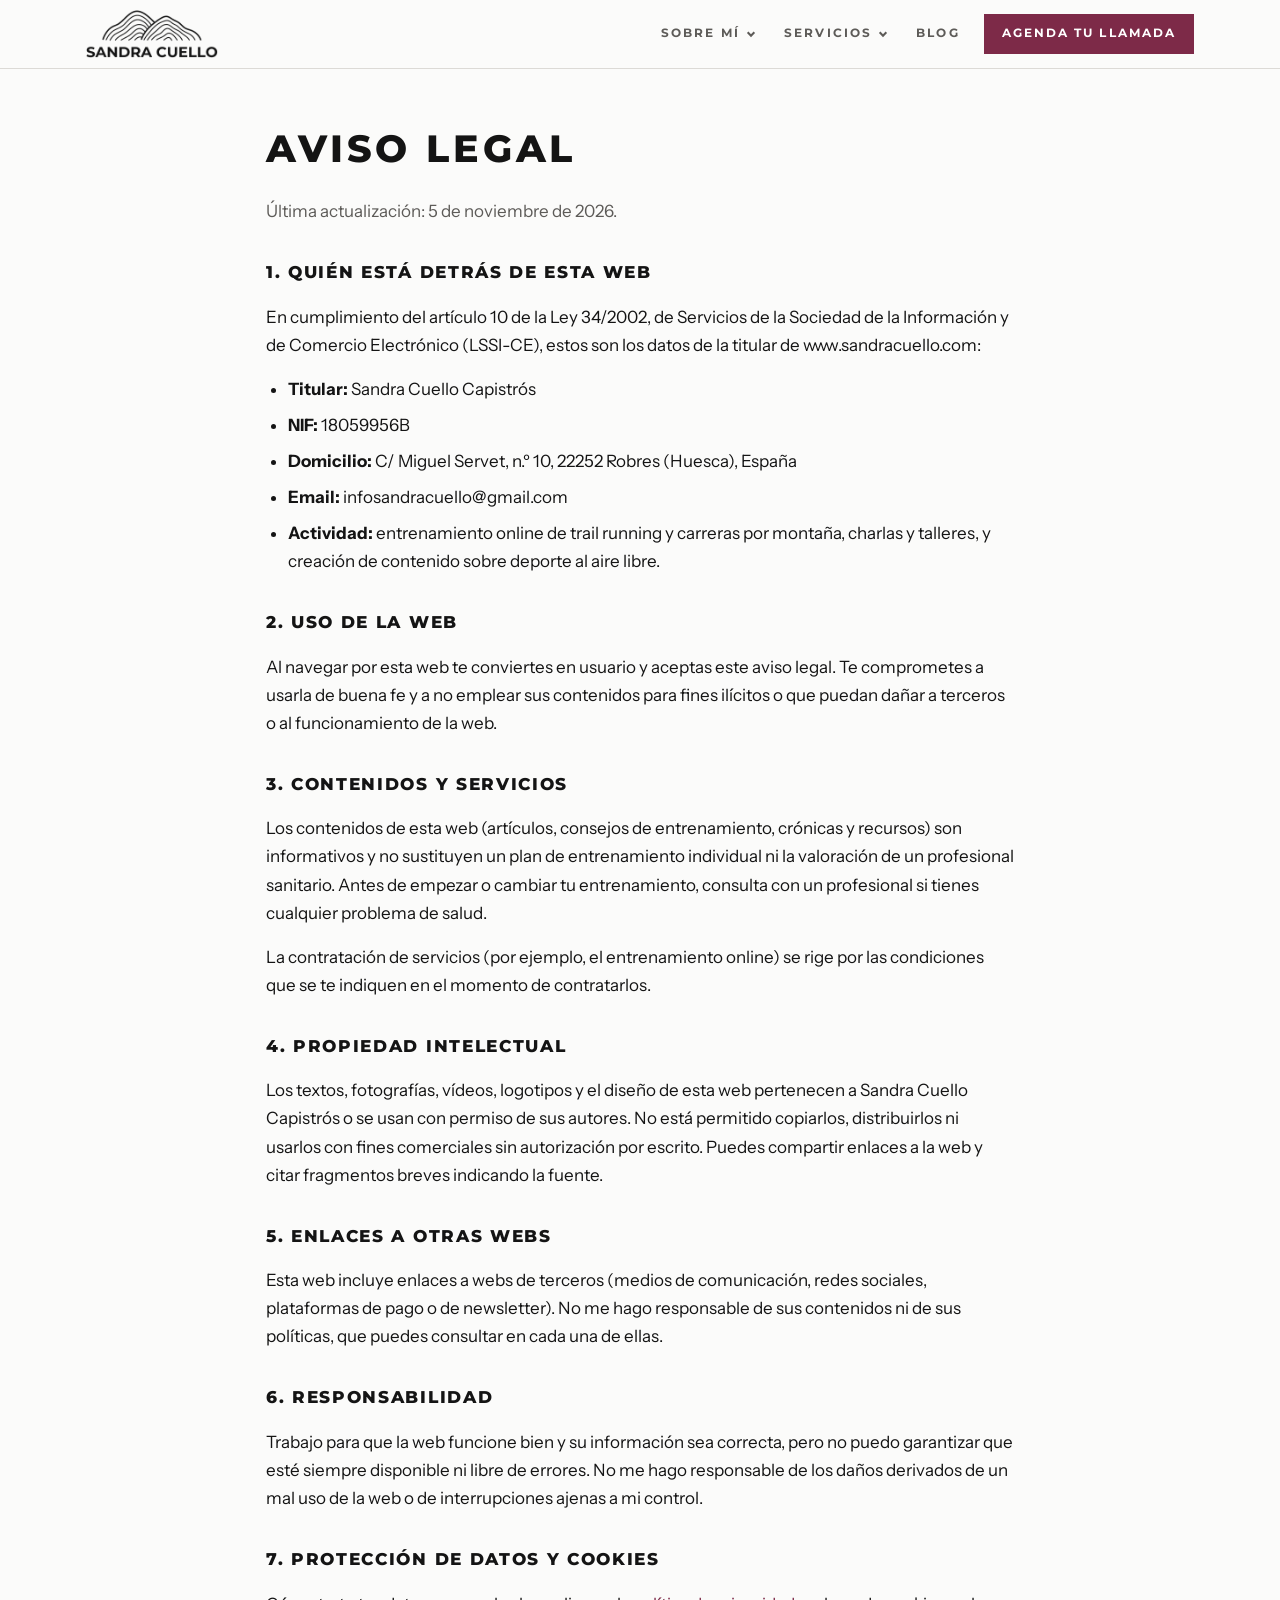
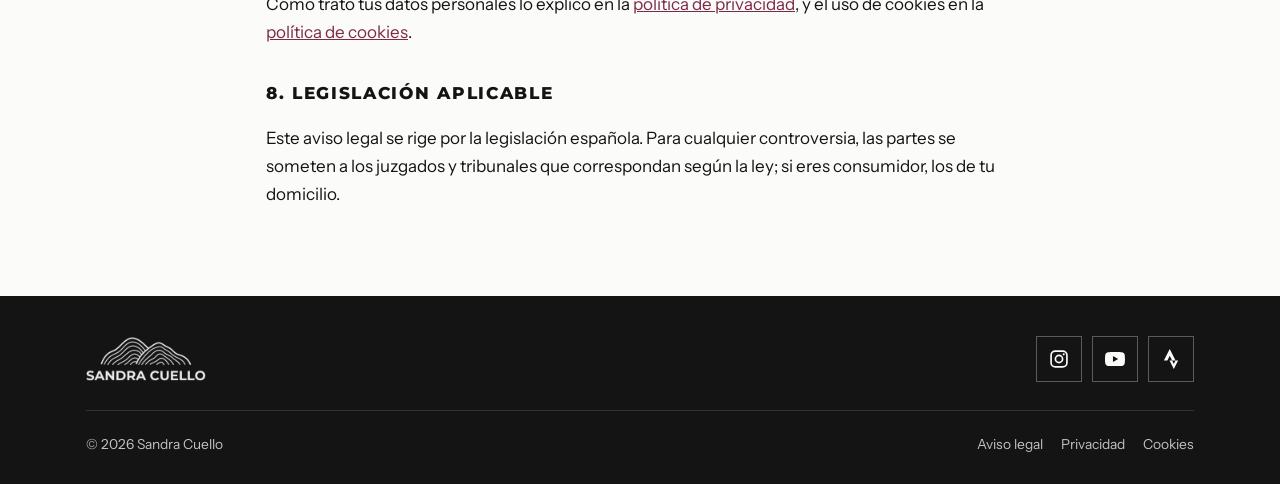
<file: aviso-legal.html>
<!doctype html>
<html lang="es">
<head>
<meta charset="utf-8">
<meta name="viewport" content="width=device-width, initial-scale=1, viewport-fit=cover">
<title>Aviso legal · Sandra Cuello</title>
<meta name="claude:viewport-fit-sides" content="cover">
<meta name="description" content="Aviso legal de sandracuello.com.">
<meta property="og:type" content="website">
<meta property="og:site_name" content="Sandra Cuello">
<meta property="og:locale" content="es_ES">
<meta property="og:title" content="Aviso legal · Sandra Cuello">
<meta property="og:description" content="Aviso legal de sandracuello.com.">
<meta property="og:url" content="https://www.sandracuello.com/aviso-legal">
<meta property="og:image" content="https://www.sandracuello.com/img/compartir.jpg">
<meta property="og:image:width" content="1200">
<meta property="og:image:height" content="630">
<meta property="og:image:alt" content="Sandra Cuello corriendo por una ladera del Pirineo">
<meta name="twitter:card" content="summary_large_image">
<link rel="icon" href="img/favicon.png">
<link rel="preconnect" href="https://fonts.googleapis.com">
<link rel="preconnect" href="https://fonts.gstatic.com" crossorigin>
<link rel="stylesheet" href="https://fonts.googleapis.com/css2?family=Montserrat:ital,wght@0,500;0,700;0,800;1,500;1,700;1,800&family=Instrument+Sans:wght@400;500;600&display=swap">
<link rel="stylesheet" href="css/styles.css">
</head>
<body>
<svg width="0" height="0" style="position:absolute" aria-hidden="true">
  <symbol id="i-chev" viewBox="0 0 12 12"><path d="M2 4l4 4 4-4"/></symbol>
  <symbol id="i-wa" viewBox="0 0 24 24"><path fill="currentColor" d="M12 2a10 10 0 0 0-8.6 15.1L2 22l5-1.3A10 10 0 1 0 12 2Zm0 18.2a8.2 8.2 0 0 1-4.2-1.2l-.3-.2-3 .8.8-2.9-.2-.3A8.2 8.2 0 1 1 12 20.2Zm4.5-6.1c-.2-.1-1.5-.7-1.7-.8s-.4-.1-.6.1-.7.8-.8 1-.3.2-.5.1a6.7 6.7 0 0 1-3.3-2.9c-.3-.4.3-.4.7-1.3.1-.2 0-.3 0-.4l-.8-1.8c-.2-.5-.4-.4-.6-.4h-.5a1 1 0 0 0-.7.3 3 3 0 0 0-.9 2.2 5.2 5.2 0 0 0 1.1 2.7 11.8 11.8 0 0 0 4.5 4c1.7.7 2.3.8 3.2.6a2.7 2.7 0 0 0 1.8-1.2 2.2 2.2 0 0 0 .1-1.3c0-.1-.2-.2-.5-.3Z"/></symbol>
  <symbol id="i-instagram" viewBox="0 0 24 24"><g fill="none" stroke="currentColor" stroke-width="2"><rect x="2.5" y="2.5" width="19" height="19" rx="5"/><circle cx="12" cy="12" r="4.3"/></g><circle cx="17.6" cy="6.4" r="1.3" fill="currentColor"/></symbol>
  <symbol id="i-strava" viewBox="0 0 24 24"><path fill="currentColor" d="M15.387 17.944l-2.089-4.116h-3.065L15.387 24l5.15-10.172h-3.066m-7.008-5.599l2.836 5.598h4.172L10.463 0l-7 13.828h4.169"/></symbol>
  <symbol id="i-youtube" viewBox="0 0 24 24"><path fill="currentColor" d="M23.498 6.186a3.016 3.016 0 0 0-2.122-2.136C19.505 3.545 12 3.545 12 3.545s-7.505 0-9.377.505A3.017 3.017 0 0 0 .502 6.186C0 8.07 0 12 0 12s0 3.93.502 5.814a3.016 3.016 0 0 0 2.122 2.136c1.871.505 9.376.505 9.376.505s7.505 0 9.377-.505a3.015 3.015 0 0 0 2.122-2.136C24 15.93 24 12 24 12s0-3.93-.502-5.814zM9.545 15.568V8.432L15.818 12l-6.273 3.568z"/></symbol>
  <symbol id="i-play" viewBox="0 0 24 24"><path d="M7 4v16l13-8Z"/></symbol>
</svg>
<a class="skip" href="#contenido">Saltar al contenido</a>
<header class="site-header">
  <div class="wrap">
    <a href="./" aria-label="Sandra Cuello, inicio"><img class="logo" src="img/logo.png" width="600" height="220" alt="Sandra Cuello"></a>
    <button class="menu-toggle" type="button" id="menu-toggle" aria-expanded="false" aria-controls="site-nav">Menú</button>
    <nav class="site-nav" id="site-nav" aria-label="Menú principal">
      <ul class="menu">
        <li class="has-sub" data-nav="quien">
          <button type="button" aria-expanded="false">Sobre mí<svg class="chev" aria-hidden="true"><use href="#i-chev"></use></svg></button>
          <ul class="submenu">
            <li><a href="quien-soy">Mi historia</a></li>
            <li><a href="quien-soy#palmares">Trayectoria deportiva</a></li>
            <li><a href="quien-soy#retos">Próximos retos</a></li>
            <li><a href="quien-soy#prensa">Prensa</a></li>
          </ul>
        </li>
        <li class="has-sub" data-nav="servicios">
          <button type="button" aria-expanded="false">Servicios<svg class="chev" aria-hidden="true"><use href="#i-chev"></use></svg></button>
          <ul class="submenu">
            <li><a href="entrenamientos">Entrenamiento online<small>Plan personalizado de trail running</small></a></li>
            <li><a href="charlas">Charlas y talleres<small>Colegios, ayuntamientos, asociaciones y clubes</small></a></li>
            <li><a href="academia">Academia<small>Formación online · próximamente</small></a></li>
          </ul>
        </li>
        <li data-nav="blog"><a href="blog">Blog</a></li>
        <li class="nav-cta"><a class="btn btn-accent" href="entrenamientos#llamada">Agenda tu llamada</a></li>
      </ul>
    </nav>
  </div>
</header>

<main id="contenido">
<section class="wrap narrow legal">
  <h1>Aviso legal</h1>
  <p class="muted">Última actualización: 5 de noviembre de 2026.</p>

  <h2>1. Quién está detrás de esta web</h2>
  <p>En cumplimiento del artículo 10 de la Ley 34/2002, de Servicios de la Sociedad de la Información y de Comercio Electrónico (LSSI-CE), estos son los datos de la titular de www.sandracuello.com:</p>
  <ul>
    <li><strong>Titular:</strong> Sandra Cuello Capistrós</li>
    <li><strong>NIF:</strong> 18059956B</li>
    <li><strong>Domicilio:</strong> C/ Miguel Servet, n.º 10, 22252 Robres (Huesca), España</li>
    <li><strong>Email:</strong> infosandracuello@gmail.com</li>
    <li><strong>Actividad:</strong> entrenamiento online de trail running y carreras por montaña, charlas y talleres, y creación de contenido sobre deporte al aire libre.</li>
  </ul>

  <h2>2. Uso de la web</h2>
  <p>Al navegar por esta web te conviertes en usuario y aceptas este aviso legal. Te comprometes a usarla de buena fe y a no emplear sus contenidos para fines ilícitos o que puedan dañar a terceros o al funcionamiento de la web.</p>

  <h2>3. Contenidos y servicios</h2>
  <p>Los contenidos de esta web (artículos, consejos de entrenamiento, crónicas y recursos) son informativos y no sustituyen un plan de entrenamiento individual ni la valoración de un profesional sanitario. Antes de empezar o cambiar tu entrenamiento, consulta con un profesional si tienes cualquier problema de salud.</p>
  <p>La contratación de servicios (por ejemplo, el entrenamiento online) se rige por las condiciones que se te indiquen en el momento de contratarlos.</p>

  <h2>4. Propiedad intelectual</h2>
  <p>Los textos, fotografías, vídeos, logotipos y el diseño de esta web pertenecen a Sandra Cuello Capistrós o se usan con permiso de sus autores. No está permitido copiarlos, distribuirlos ni usarlos con fines comerciales sin autorización por escrito. Puedes compartir enlaces a la web y citar fragmentos breves indicando la fuente.</p>

  <h2>5. Enlaces a otras webs</h2>
  <p>Esta web incluye enlaces a webs de terceros (medios de comunicación, redes sociales, plataformas de pago o de newsletter). No me hago responsable de sus contenidos ni de sus políticas, que puedes consultar en cada una de ellas.</p>

  <h2>6. Responsabilidad</h2>
  <p>Trabajo para que la web funcione bien y su información sea correcta, pero no puedo garantizar que esté siempre disponible ni libre de errores. No me hago responsable de los daños derivados de un mal uso de la web o de interrupciones ajenas a mi control.</p>

  <h2>7. Protección de datos y cookies</h2>
  <p>Cómo trato tus datos personales lo explico en la <a href="privacidad">política de privacidad</a>, y el uso de cookies en la <a href="cookies">política de cookies</a>.</p>

  <h2>8. Legislación aplicable</h2>
  <p>Este aviso legal se rige por la legislación española. Para cualquier controversia, las partes se someten a los juzgados y tribunales que correspondan según la ley; si eres consumidor, los de tu domicilio.</p>
</section>
</main>
<footer class="site-footer">
  <div class="wrap">
    <div class="foot-simple">
      <img class="logo" src="img/logo.png" width="600" height="220" alt="Sandra Cuello" loading="lazy">
      <div class="social">
        <a href="https://www.instagram.com/_sandracuello/" target="_blank" rel="noopener" aria-label="Instagram de Sandra Cuello"><svg aria-hidden="true"><use href="#i-instagram"></use></svg></a>
        <a href="https://www.youtube.com/@sandra.cuello" target="_blank" rel="noopener" aria-label="Canal de YouTube de Sandra Cuello"><svg aria-hidden="true"><use href="#i-youtube"></use></svg></a>
        <a href="https://www.strava.com/athletes/36335439" target="_blank" rel="noopener" aria-label="Strava de Sandra Cuello"><svg aria-hidden="true"><use href="#i-strava"></use></svg></a>
      </div>
    </div>
    <div class="foot-bottom">
      <span>© 2026 Sandra Cuello</span>
      <nav aria-label="Textos legales">
        <a href="aviso-legal">Aviso legal</a>
        <a href="privacidad">Privacidad</a>
        <a href="cookies">Cookies</a>
      </nav>
    </div>
  </div>
</footer>

<script src="js/main.js"></script>
</body>
</html>
</file>
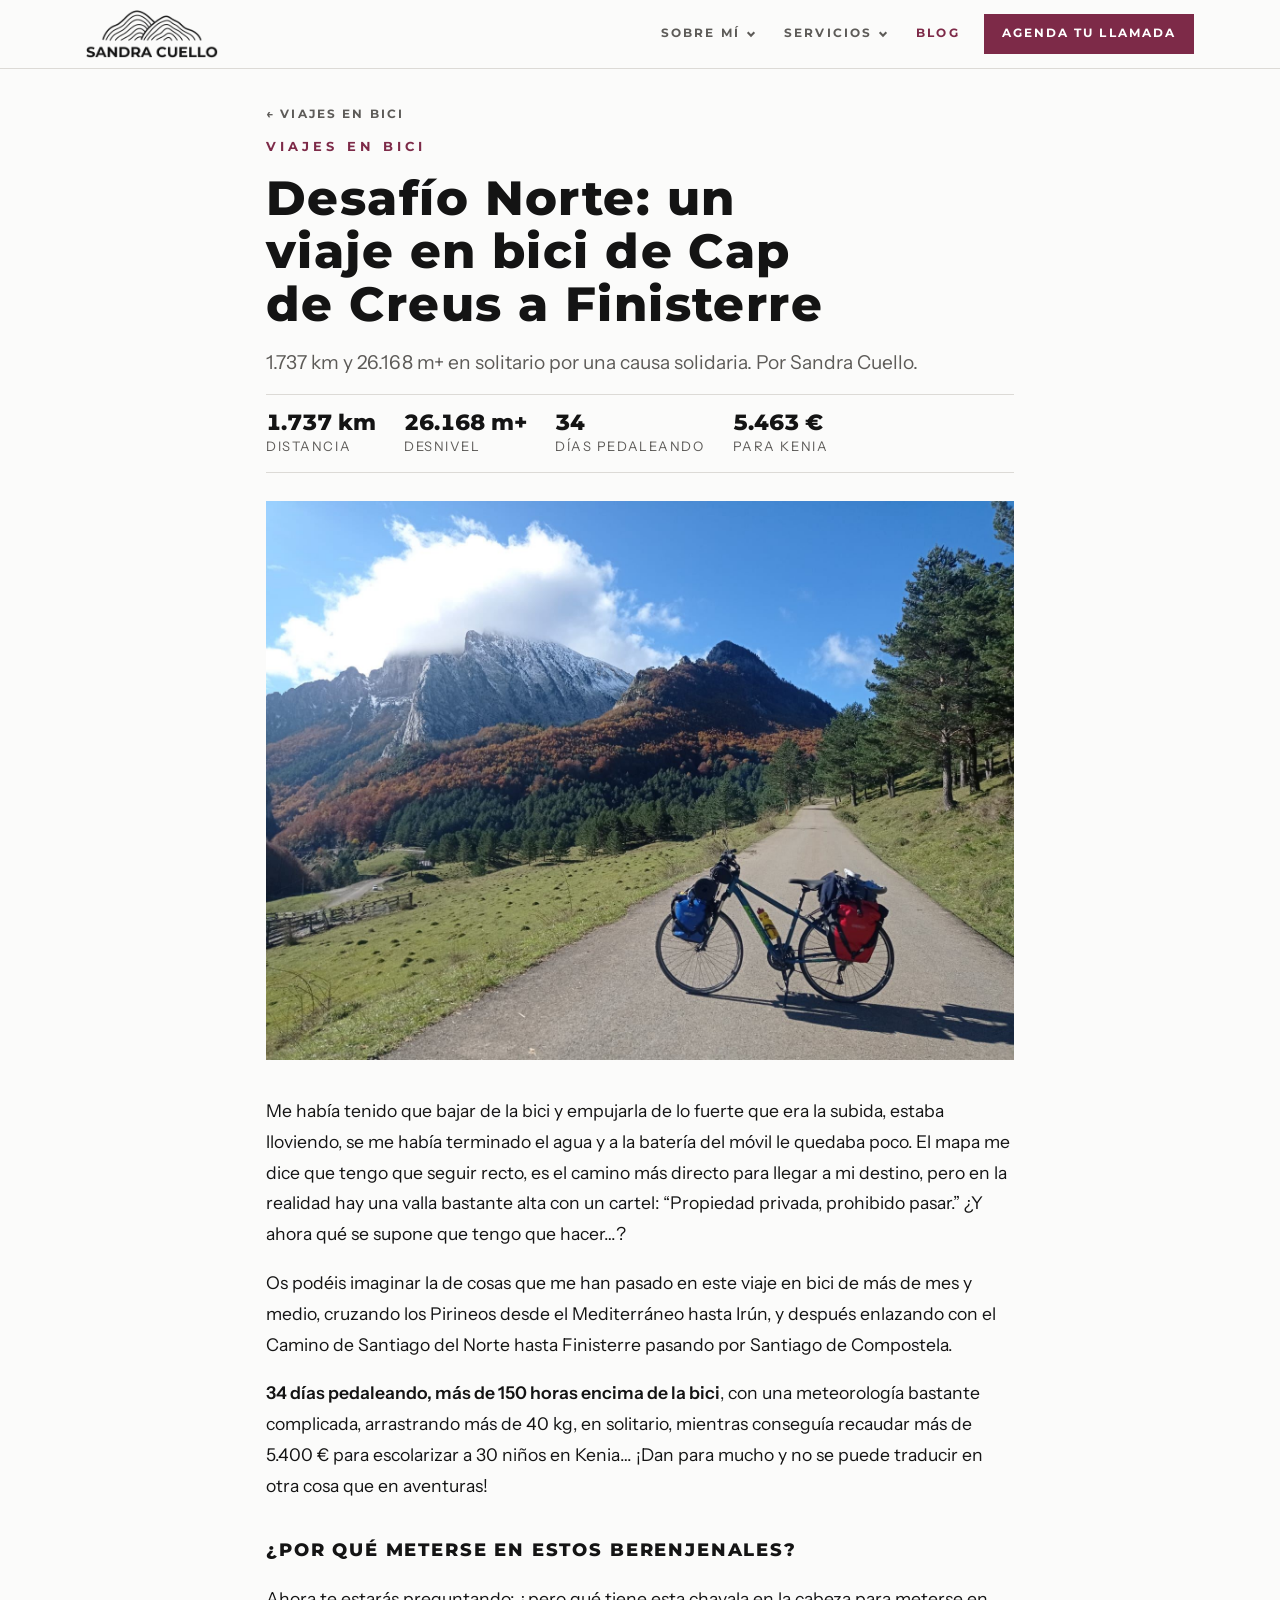
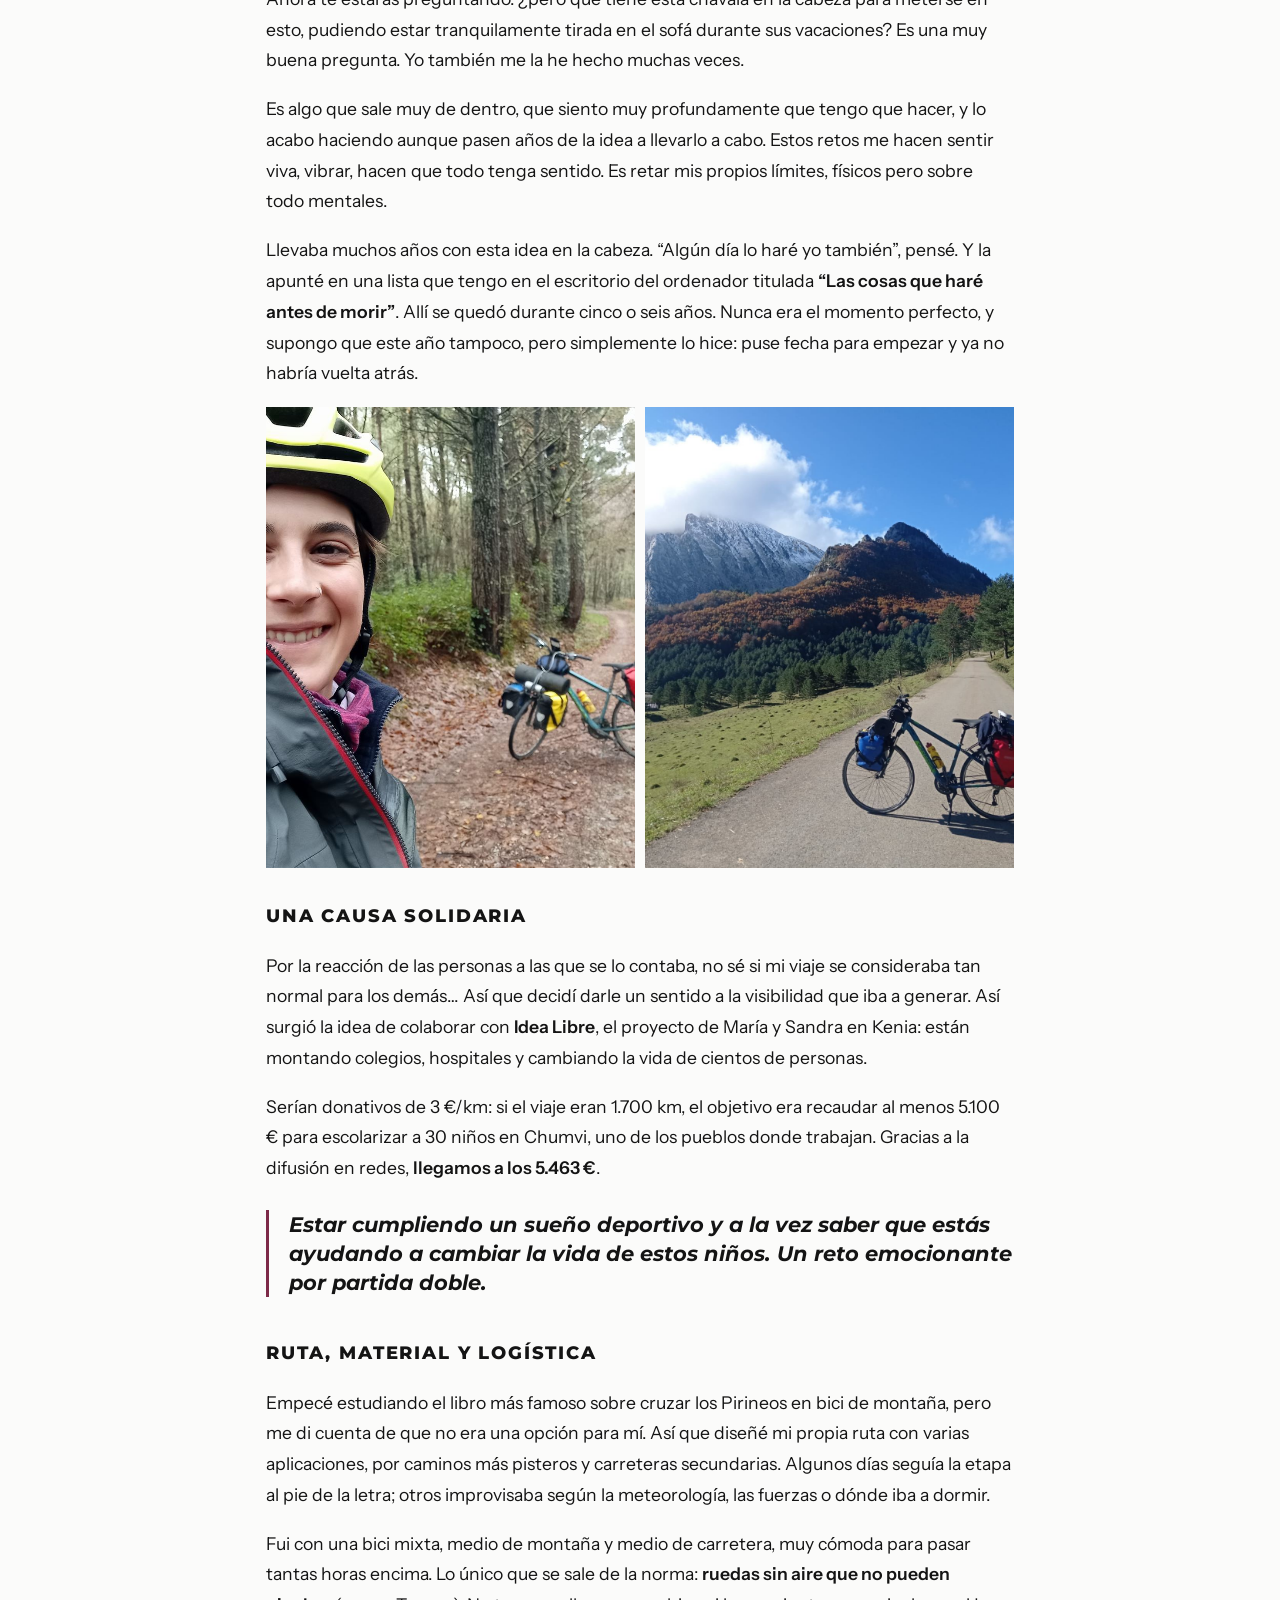
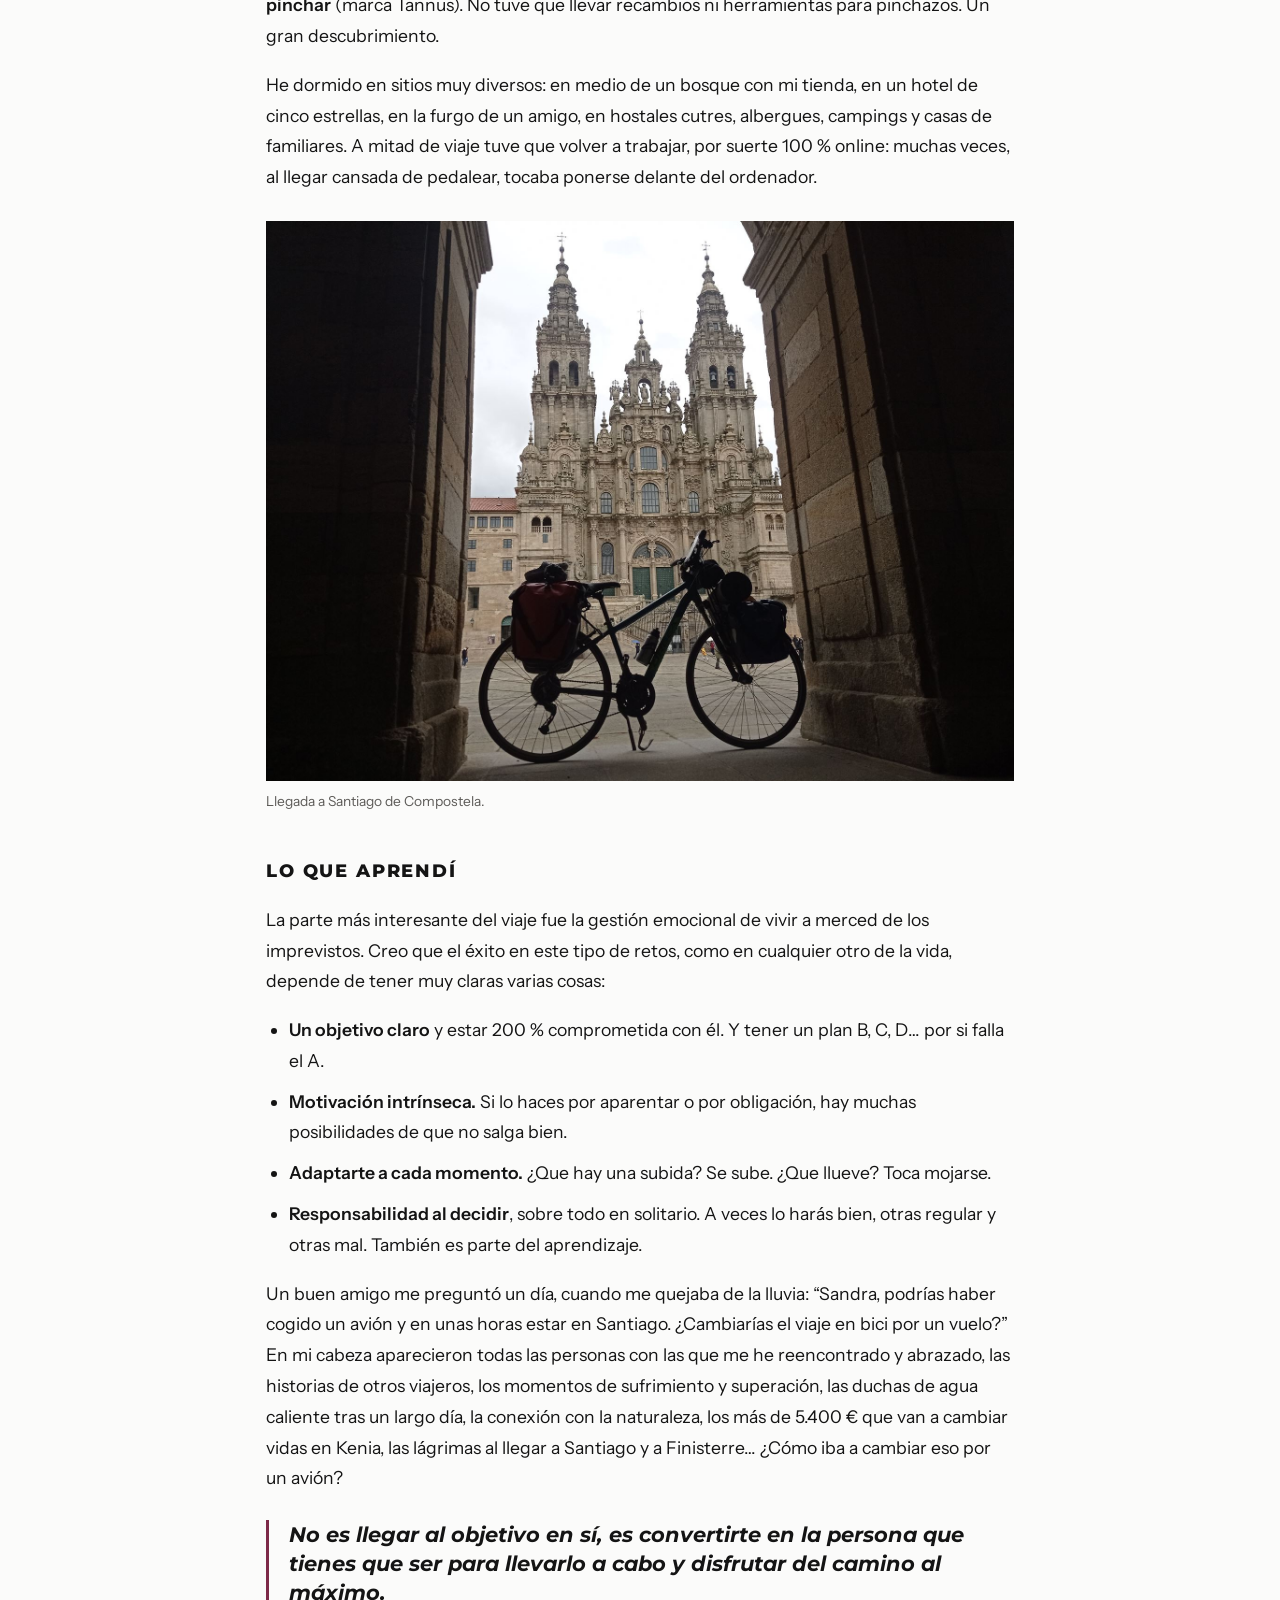
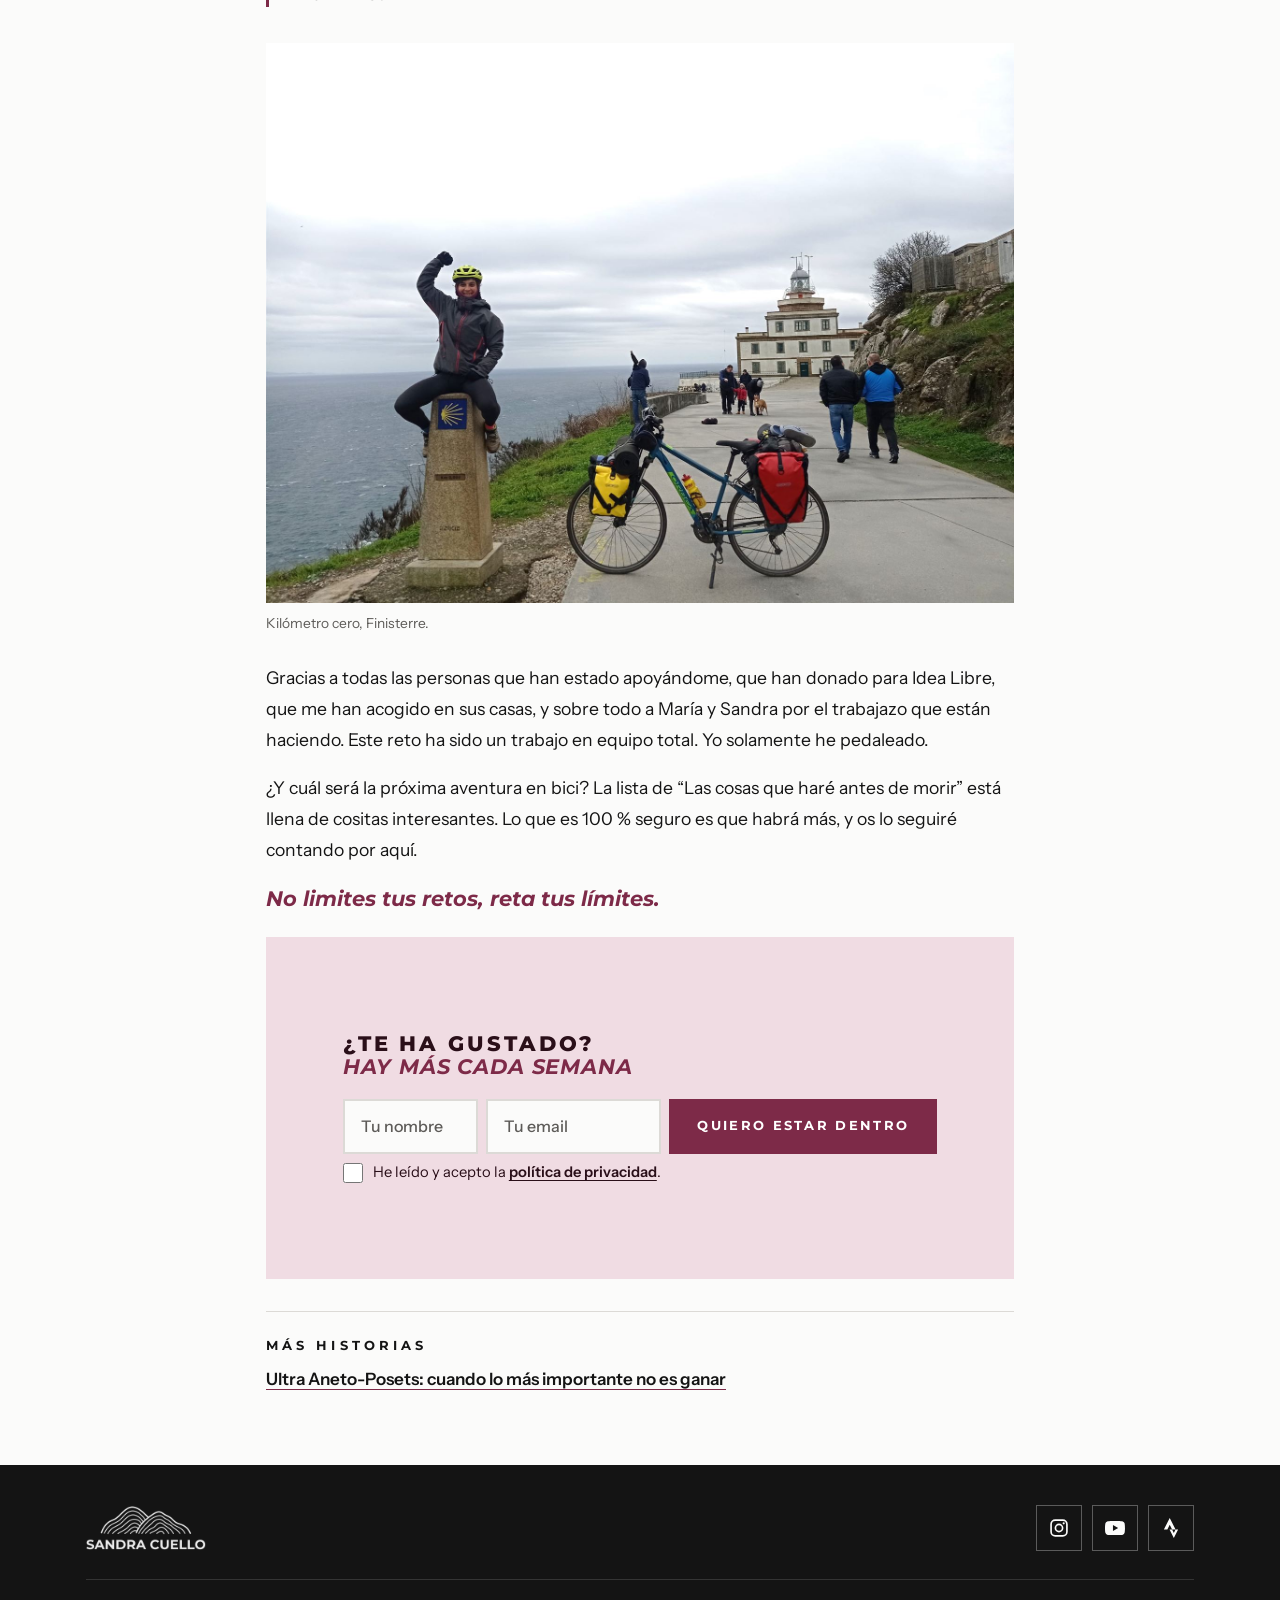
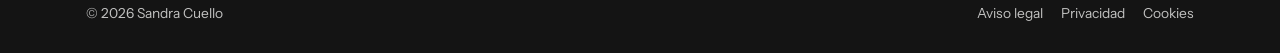
<file: blog-desafio-norte.html>
<!doctype html>
<html lang="es">
<head>
<meta charset="utf-8">
<meta name="viewport" content="width=device-width, initial-scale=1, viewport-fit=cover">
<title>Desafío Norte · Sandra Cuello</title>
<meta name="claude:viewport-fit-sides" content="cover">
<meta name="description" content="Un viaje en bici de Cap de Creus a Finisterre: 1.737 km y 26.168 m+ en solitario por una causa solidaria.">
<meta property="og:type" content="website">
<meta property="og:site_name" content="Sandra Cuello">
<meta property="og:locale" content="es_ES">
<meta property="og:title" content="Desafío Norte · Sandra Cuello">
<meta property="og:description" content="Un viaje en bici de Cap de Creus a Finisterre: 1.737 km y 26.168 m+ en solitario por una causa solidaria.">
<meta property="og:url" content="https://www.sandracuello.com/blog-desafio-norte">
<meta property="og:image" content="https://www.sandracuello.com/img/compartir.jpg">
<meta property="og:image:width" content="1200">
<meta property="og:image:height" content="630">
<meta property="og:image:alt" content="Sandra Cuello corriendo por una ladera del Pirineo">
<meta name="twitter:card" content="summary_large_image">
<link rel="icon" href="img/favicon.png">
<link rel="preconnect" href="https://fonts.googleapis.com">
<link rel="preconnect" href="https://fonts.gstatic.com" crossorigin>
<link rel="stylesheet" href="https://fonts.googleapis.com/css2?family=Montserrat:ital,wght@0,500;0,700;0,800;1,500;1,700;1,800&family=Instrument+Sans:wght@400;500;600&display=swap">
<link rel="stylesheet" href="css/styles.css">
</head>
<body>
<svg width="0" height="0" style="position:absolute" aria-hidden="true">
  <symbol id="i-chev" viewBox="0 0 12 12"><path d="M2 4l4 4 4-4"/></symbol>
  <symbol id="i-wa" viewBox="0 0 24 24"><path fill="currentColor" d="M12 2a10 10 0 0 0-8.6 15.1L2 22l5-1.3A10 10 0 1 0 12 2Zm0 18.2a8.2 8.2 0 0 1-4.2-1.2l-.3-.2-3 .8.8-2.9-.2-.3A8.2 8.2 0 1 1 12 20.2Zm4.5-6.1c-.2-.1-1.5-.7-1.7-.8s-.4-.1-.6.1-.7.8-.8 1-.3.2-.5.1a6.7 6.7 0 0 1-3.3-2.9c-.3-.4.3-.4.7-1.3.1-.2 0-.3 0-.4l-.8-1.8c-.2-.5-.4-.4-.6-.4h-.5a1 1 0 0 0-.7.3 3 3 0 0 0-.9 2.2 5.2 5.2 0 0 0 1.1 2.7 11.8 11.8 0 0 0 4.5 4c1.7.7 2.3.8 3.2.6a2.7 2.7 0 0 0 1.8-1.2 2.2 2.2 0 0 0 .1-1.3c0-.1-.2-.2-.5-.3Z"/></symbol>
  <symbol id="i-instagram" viewBox="0 0 24 24"><g fill="none" stroke="currentColor" stroke-width="2"><rect x="2.5" y="2.5" width="19" height="19" rx="5"/><circle cx="12" cy="12" r="4.3"/></g><circle cx="17.6" cy="6.4" r="1.3" fill="currentColor"/></symbol>
  <symbol id="i-strava" viewBox="0 0 24 24"><path fill="currentColor" d="M15.387 17.944l-2.089-4.116h-3.065L15.387 24l5.15-10.172h-3.066m-7.008-5.599l2.836 5.598h4.172L10.463 0l-7 13.828h4.169"/></symbol>
  <symbol id="i-youtube" viewBox="0 0 24 24"><path fill="currentColor" d="M23.498 6.186a3.016 3.016 0 0 0-2.122-2.136C19.505 3.545 12 3.545 12 3.545s-7.505 0-9.377.505A3.017 3.017 0 0 0 .502 6.186C0 8.07 0 12 0 12s0 3.93.502 5.814a3.016 3.016 0 0 0 2.122 2.136c1.871.505 9.376.505 9.376.505s7.505 0 9.377-.505a3.015 3.015 0 0 0 2.122-2.136C24 15.93 24 12 24 12s0-3.93-.502-5.814zM9.545 15.568V8.432L15.818 12l-6.273 3.568z"/></symbol>
  <symbol id="i-play" viewBox="0 0 24 24"><path d="M7 4v16l13-8Z"/></symbol>
</svg>
<a class="skip" href="#contenido">Saltar al contenido</a>
<header class="site-header">
  <div class="wrap">
    <a href="./" aria-label="Sandra Cuello, inicio"><img class="logo" src="img/logo.png" width="600" height="220" alt="Sandra Cuello"></a>
    <button class="menu-toggle" type="button" id="menu-toggle" aria-expanded="false" aria-controls="site-nav">Menú</button>
    <nav class="site-nav" id="site-nav" aria-label="Menú principal">
      <ul class="menu">
        <li class="has-sub" data-nav="quien">
          <button type="button" aria-expanded="false">Sobre mí<svg class="chev" aria-hidden="true"><use href="#i-chev"></use></svg></button>
          <ul class="submenu">
            <li><a href="quien-soy">Mi historia</a></li>
            <li><a href="quien-soy#palmares">Trayectoria deportiva</a></li>
            <li><a href="quien-soy#retos">Próximos retos</a></li>
            <li><a href="quien-soy#prensa">Prensa</a></li>
          </ul>
        </li>
        <li class="has-sub" data-nav="servicios">
          <button type="button" aria-expanded="false">Servicios<svg class="chev" aria-hidden="true"><use href="#i-chev"></use></svg></button>
          <ul class="submenu">
            <li><a href="entrenamientos">Entrenamiento online<small>Plan personalizado de trail running</small></a></li>
            <li><a href="charlas">Charlas y talleres<small>Colegios, ayuntamientos, asociaciones y clubes</small></a></li>
            <li><a href="academia">Academia<small>Formación online · próximamente</small></a></li>
          </ul>
        </li>
        <li data-nav="blog" class="is-current"><a href="blog">Blog</a></li>
        <li class="nav-cta"><a class="btn btn-accent" href="entrenamientos#llamada">Agenda tu llamada</a></li>
      </ul>
    </nav>
  </div>
</header>

<main id="contenido">
<article class="wrap narrow">
  <header class="article-head">
    <a class="back" href="blog#bici">← Viajes en bici</a>
    <span class="tracked accent">Viajes en bici</span>
    <h1>Desafío Norte: un viaje en bici de Cap de Creus a Finisterre</h1>
    <p class="sub">1.737 km y 26.168 m+ en solitario por una causa solidaria. Por Sandra Cuello.</p>
    <div class="figures">
      <div><b>1.737 km</b><span>Distancia</span></div>
      <div><b>26.168 m+</b><span>Desnivel</span></div>
      <div><b>34</b><span>Días pedaleando</span></div>
      <div><b>5.463 €</b><span>Para Kenia</span></div>
    </div>
  </header>
  <img class="article-cover" src="img/bici-montana.jpg" width="1600" height="1196" alt="La bici de viaje cargada en un camino con montañas al fondo">
  <div class="prose">
    <p>Me había tenido que bajar de la bici y empujarla de lo fuerte que era la subida, estaba lloviendo, se me había terminado el agua y a la batería del móvil le quedaba poco. El mapa me dice que tengo que seguir recto, es el camino más directo para llegar a mi destino, pero en la realidad hay una valla bastante alta con un cartel: “Propiedad privada, prohibido pasar.” ¿Y ahora qué se supone que tengo que hacer…?</p>
    <p>Os podéis imaginar la de cosas que me han pasado en este viaje en bici de más de mes y medio, cruzando los Pirineos desde el Mediterráneo hasta Irún, y después enlazando con el Camino de Santiago del Norte hasta Finisterre pasando por Santiago de Compostela.</p>
    <p><strong>34 días pedaleando, más de 150 horas encima de la bici</strong>, con una meteorología bastante complicada, arrastrando más de 40 kg, en solitario, mientras conseguía recaudar más de 5.400 € para escolarizar a 30 niños en Kenia… ¡Dan para mucho y no se puede traducir en otra cosa que en aventuras!</p>

    <h2>¿Por qué meterse en estos berenjenales?</h2>
    <p>Ahora te estarás preguntando: ¿pero qué tiene esta chavala en la cabeza para meterse en esto, pudiendo estar tranquilamente tirada en el sofá durante sus vacaciones? Es una muy buena pregunta. Yo también me la he hecho muchas veces.</p>
    <p>Es algo que sale muy de dentro, que siento muy profundamente que tengo que hacer, y lo acabo haciendo aunque pasen años de la idea a llevarlo a cabo. Estos retos me hacen sentir viva, vibrar, hacen que todo tenga sentido. Es retar mis propios límites, físicos pero sobre todo mentales.</p>
    <p>Llevaba muchos años con esta idea en la cabeza. “Algún día lo haré yo también”, pensé. Y la apunté en una lista que tengo en el escritorio del ordenador titulada <strong>“Las cosas que haré antes de morir”</strong>. Allí se quedó durante cinco o seis años. Nunca era el momento perfecto, y supongo que este año tampoco, pero simplemente lo hice: puse fecha para empezar y ya no habría vuelta atrás.</p>

    <div class="pair">
      <img src="img/bici-selfie.jpg" width="1600" height="900" alt="Selfie de Sandra Cuello con casco en un camino de bosque" loading="lazy">
      <img src="img/bici-camino.jpg" width="1600" height="1196" alt="La bici cargada junto a una valla con ropa tendida" loading="lazy">
    </div>

    <h2>Una causa solidaria</h2>
    <p>Por la reacción de las personas a las que se lo contaba, no sé si mi viaje se consideraba tan normal para los demás… Así que decidí darle un sentido a la visibilidad que iba a generar. Así surgió la idea de colaborar con <strong>Idea Libre</strong>, el proyecto de María y Sandra en Kenia: están montando colegios, hospitales y cambiando la vida de cientos de personas.</p>
    <p>Serían donativos de 3 €/km: si el viaje eran 1.700 km, el objetivo era recaudar al menos 5.100 € para escolarizar a 30 niños en Chumvi, uno de los pueblos donde trabajan. Gracias a la difusión en redes, <strong>llegamos a los 5.463 €</strong>.</p>
    <blockquote>Estar cumpliendo un sueño deportivo y a la vez saber que estás ayudando a cambiar la vida de estos niños. Un reto emocionante por partida doble.</blockquote>

    <h2>Ruta, material y logística</h2>
    <p>Empecé estudiando el libro más famoso sobre cruzar los Pirineos en bici de montaña, pero me di cuenta de que no era una opción para mí. Así que diseñé mi propia ruta con varias aplicaciones, por caminos más pisteros y carreteras secundarias. Algunos días seguía la etapa al pie de la letra; otros improvisaba según la meteorología, las fuerzas o dónde iba a dormir.</p>
    <p>Fui con una bici mixta, medio de montaña y medio de carretera, muy cómoda para pasar tantas horas encima. Lo único que se sale de la norma: <strong>ruedas sin aire que no pueden pinchar</strong> (marca Tannus). No tuve que llevar recambios ni herramientas para pinchazos. Un gran descubrimiento.</p>
    <p>He dormido en sitios muy diversos: en medio de un bosque con mi tienda, en un hotel de cinco estrellas, en la furgo de un amigo, en hostales cutres, albergues, campings y casas de familiares. A mitad de viaje tuve que volver a trabajar, por suerte 100 % online: muchas veces, al llegar cansada de pedalear, tocaba ponerse delante del ordenador.</p>

    <figure>
      <img src="img/santiago.jpg" width="1600" height="1197" alt="La bici de Sandra Cuello ante la catedral de Santiago de Compostela" loading="lazy">
      <figcaption>Llegada a Santiago de Compostela.</figcaption>
    </figure>

    <h2>Lo que aprendí</h2>
    <p>La parte más interesante del viaje fue la gestión emocional de vivir a merced de los imprevistos. Creo que el éxito en este tipo de retos, como en cualquier otro de la vida, depende de tener muy claras varias cosas:</p>
    <ul>
      <li><strong>Un objetivo claro</strong> y estar 200 % comprometida con él. Y tener un plan B, C, D… por si falla el A.</li>
      <li><strong>Motivación intrínseca.</strong> Si lo haces por aparentar o por obligación, hay muchas posibilidades de que no salga bien.</li>
      <li><strong>Adaptarte a cada momento.</strong> ¿Que hay una subida? Se sube. ¿Que llueve? Toca mojarse.</li>
      <li><strong>Responsabilidad al decidir</strong>, sobre todo en solitario. A veces lo harás bien, otras regular y otras mal. También es parte del aprendizaje.</li>
    </ul>
    <p>Un buen amigo me preguntó un día, cuando me quejaba de la lluvia: “Sandra, podrías haber cogido un avión y en unas horas estar en Santiago. ¿Cambiarías el viaje en bici por un vuelo?” En mi cabeza aparecieron todas las personas con las que me he reencontrado y abrazado, las historias de otros viajeros, los momentos de sufrimiento y superación, las duchas de agua caliente tras un largo día, la conexión con la naturaleza, los más de 5.400 € que van a cambiar vidas en Kenia, las lágrimas al llegar a Santiago y a Finisterre… ¿Cómo iba a cambiar eso por un avión?</p>
    <blockquote>No es llegar al objetivo en sí, es convertirte en la persona que tienes que ser para llevarlo a cabo y disfrutar del camino al máximo.</blockquote>

    <figure>
      <img src="img/finisterre.jpg" width="1600" height="1197" alt="Sandra Cuello subida al mojón del kilómetro cero en Finisterre" loading="lazy">
      <figcaption>Kilómetro cero, Finisterre.</figcaption>
    </figure>
    <p>Gracias a todas las personas que han estado apoyándome, que han donado para Idea Libre, que me han acogido en sus casas, y sobre todo a María y Sandra por el trabajazo que están haciendo. Este reto ha sido un trabajo en equipo total. Yo solamente he pedaleado.</p>
    <p>¿Y cuál será la próxima aventura en bici? La lista de “Las cosas que haré antes de morir” está llena de cositas interesantes. Lo que es 100 % seguro es que habrá más, y os lo seguiré contando por aquí.</p>
    <p class="sign">No limites tus retos, reta tus límites.</p>
  </div>
  <aside class="panel" style="margin-bottom: 32px">
    <h2 style="font-size: 1.3rem">¿Te ha gustado? <span>Hay más cada semana</span></h2>
    <form class="nl-form" method="post" action="https://systeme.io/embedded/37906742/subscription" data-newsletter>
  <label for="nl-name-norte">Tu nombre</label>
  <input type="text" id="nl-name-norte" name="first_name" placeholder="Tu nombre" autocomplete="given-name" required>
  <label for="nl-email-norte">Tu email</label>
  <input type="email" id="nl-email-norte" name="email" placeholder="Tu email" autocomplete="email" required>
  <button class="btn btn-accent" type="submit">Quiero estar dentro</button>
  <label class="consent" for="nl-privacy-norte">
    <input type="checkbox" id="nl-privacy-norte" name="privacy_accepted" value="si" required>
    <span>He leído y acepto la <a href="privacidad" target="_blank">política de privacidad</a>.</span>
  </label>
</form>

  </aside>
  <nav class="more-posts" aria-label="Más historias">
    <p class="tracked">Más historias</p>
    <a href="blog-ultra-aneto-posets">Ultra Aneto-Posets: cuando lo más importante no es ganar</a>
  </nav>
</article>
</main>
<footer class="site-footer">
  <div class="wrap">
    <div class="foot-simple">
      <img class="logo" src="img/logo.png" width="600" height="220" alt="Sandra Cuello" loading="lazy">
      <div class="social">
        <a href="https://www.instagram.com/_sandracuello/" target="_blank" rel="noopener" aria-label="Instagram de Sandra Cuello"><svg aria-hidden="true"><use href="#i-instagram"></use></svg></a>
        <a href="https://www.youtube.com/@sandra.cuello" target="_blank" rel="noopener" aria-label="Canal de YouTube de Sandra Cuello"><svg aria-hidden="true"><use href="#i-youtube"></use></svg></a>
        <a href="https://www.strava.com/athletes/36335439" target="_blank" rel="noopener" aria-label="Strava de Sandra Cuello"><svg aria-hidden="true"><use href="#i-strava"></use></svg></a>
      </div>
    </div>
    <div class="foot-bottom">
      <span>© 2026 Sandra Cuello</span>
      <nav aria-label="Textos legales">
        <a href="aviso-legal">Aviso legal</a>
        <a href="privacidad">Privacidad</a>
        <a href="cookies">Cookies</a>
      </nav>
    </div>
  </div>
</footer>

<script src="js/main.js"></script>
</body>
</html>
</file>
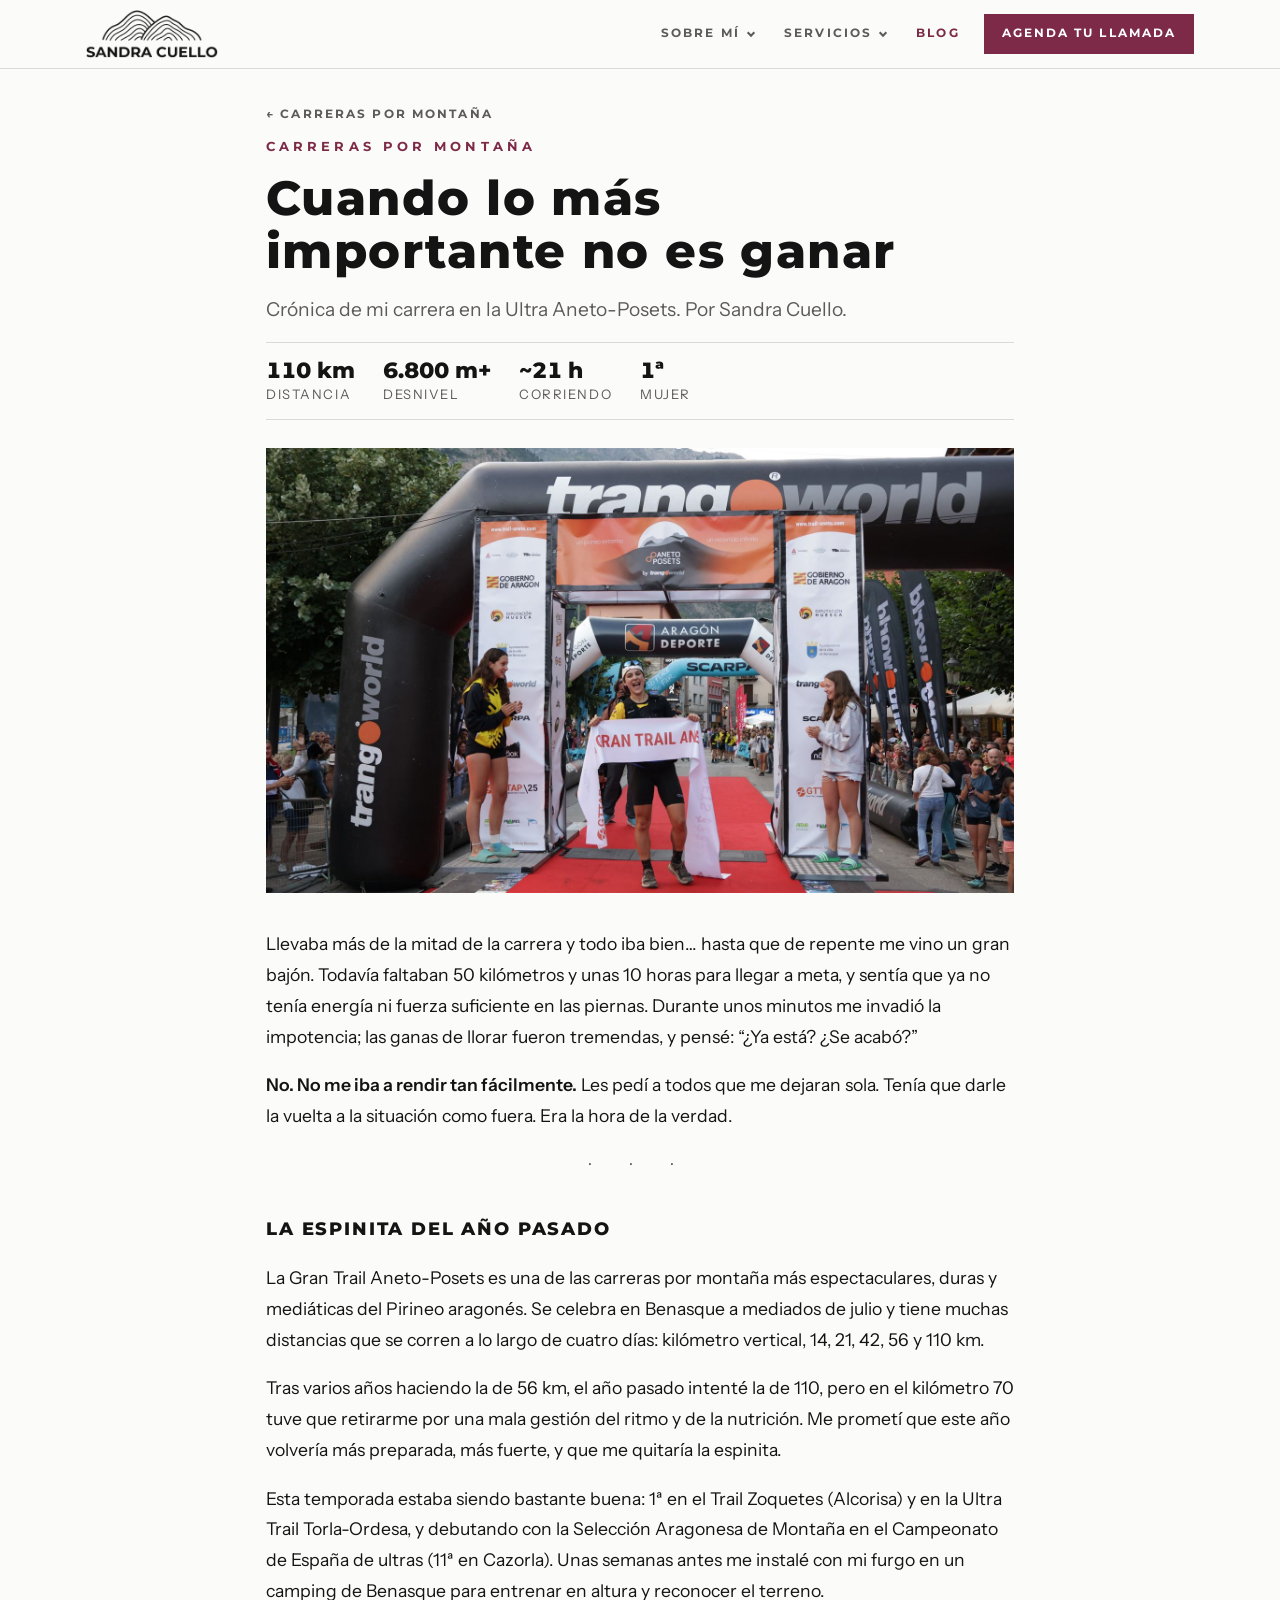
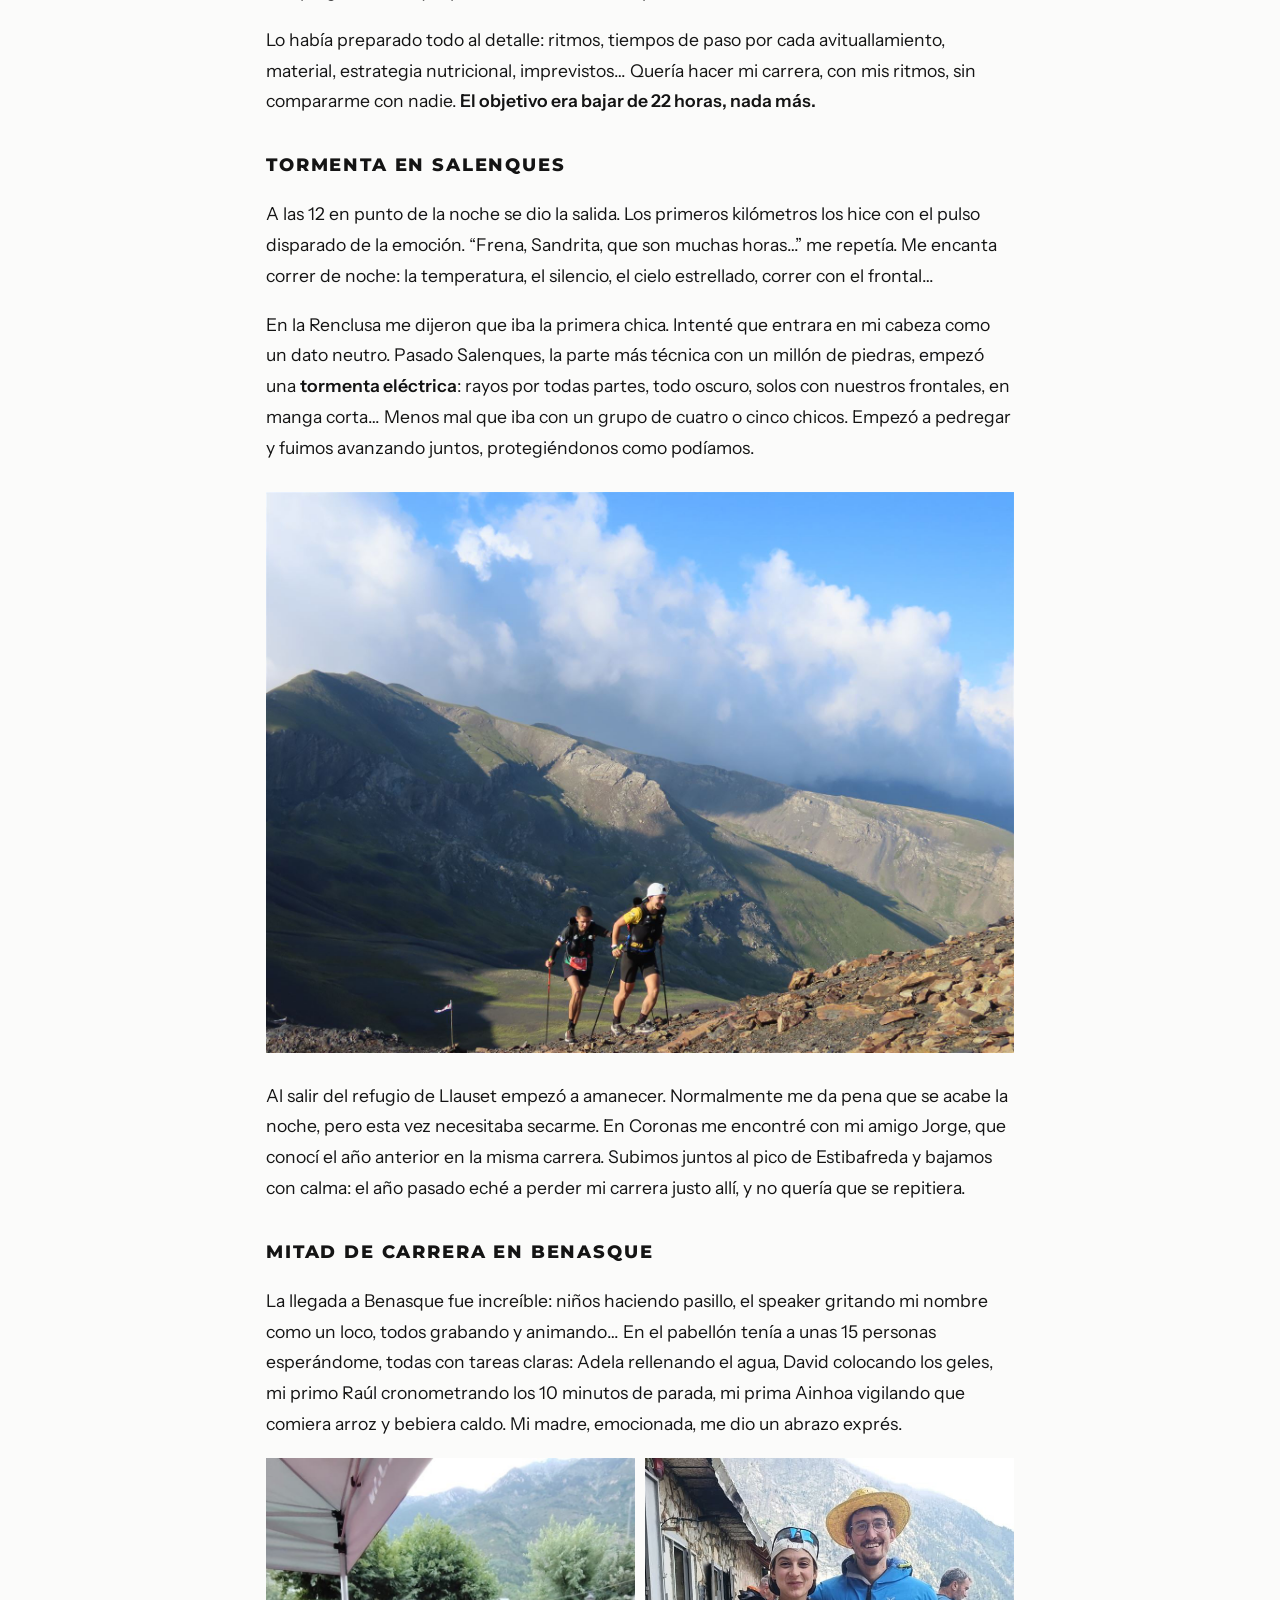
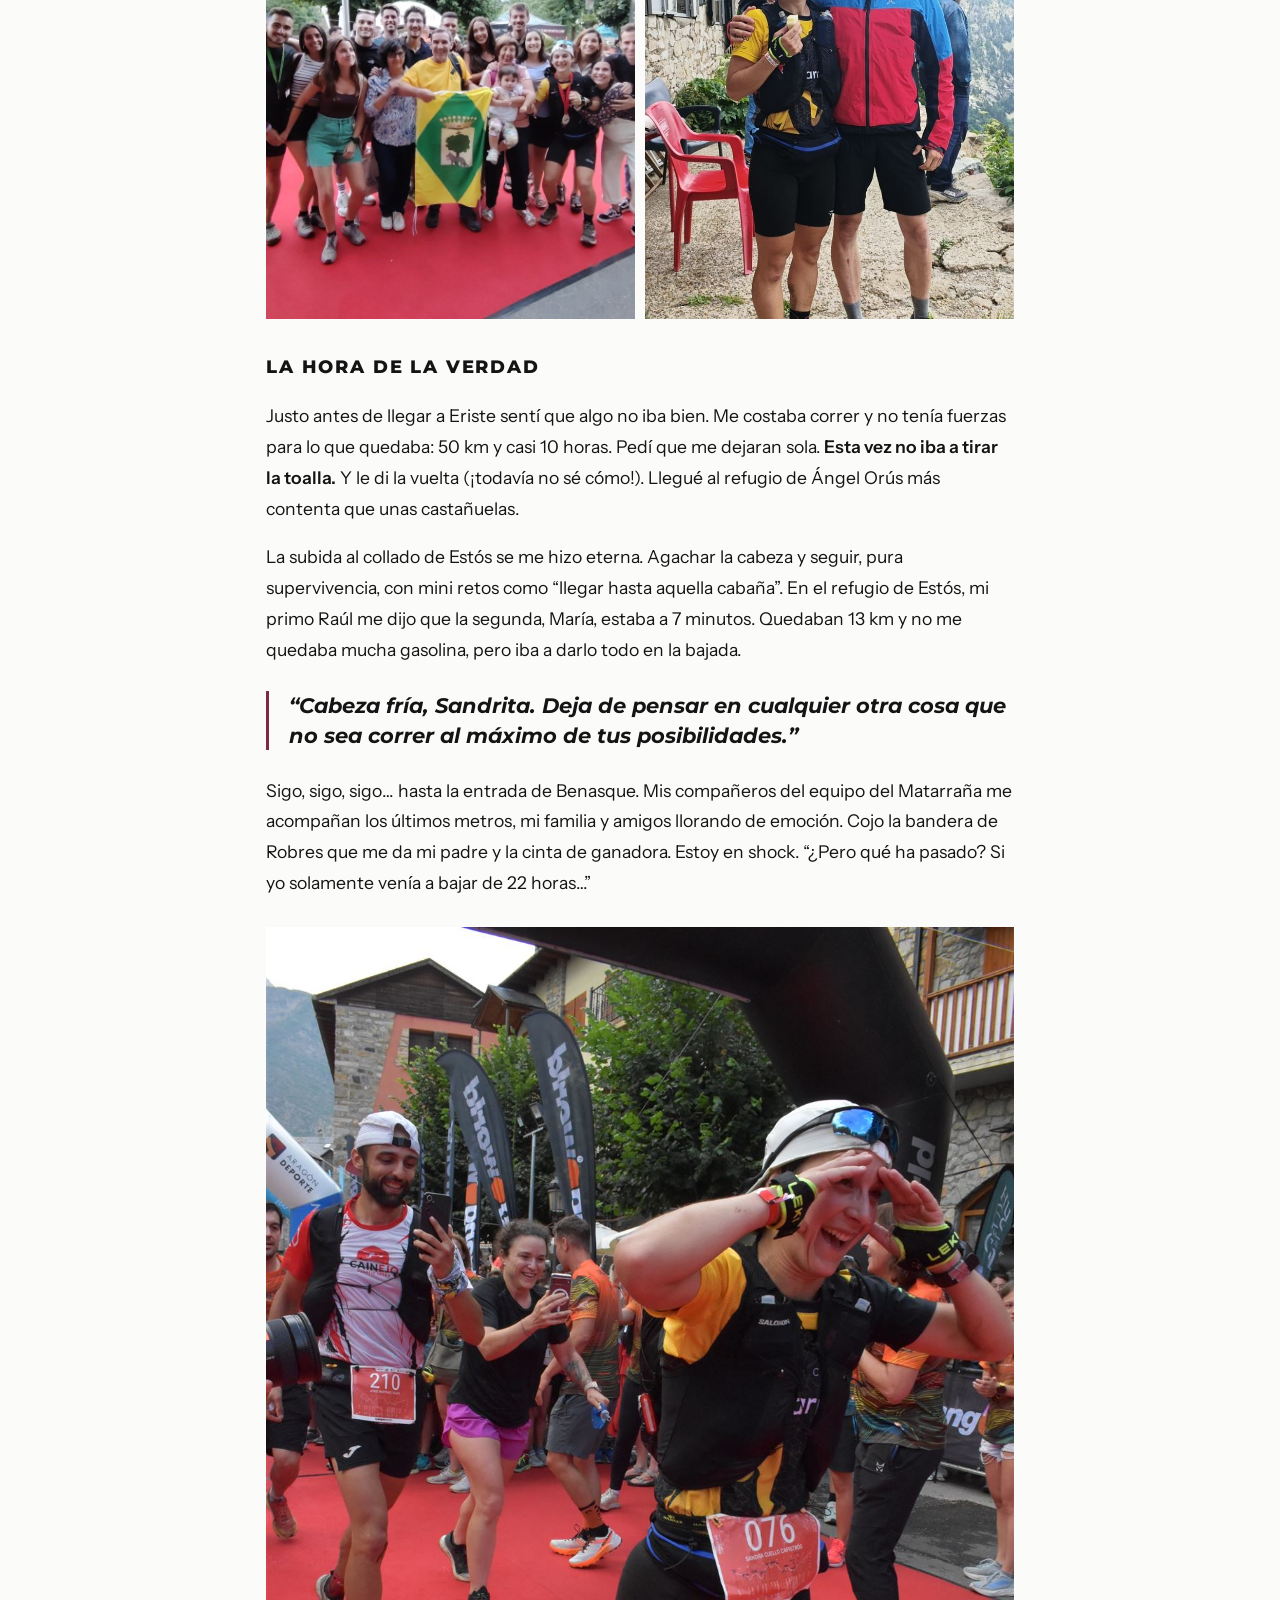
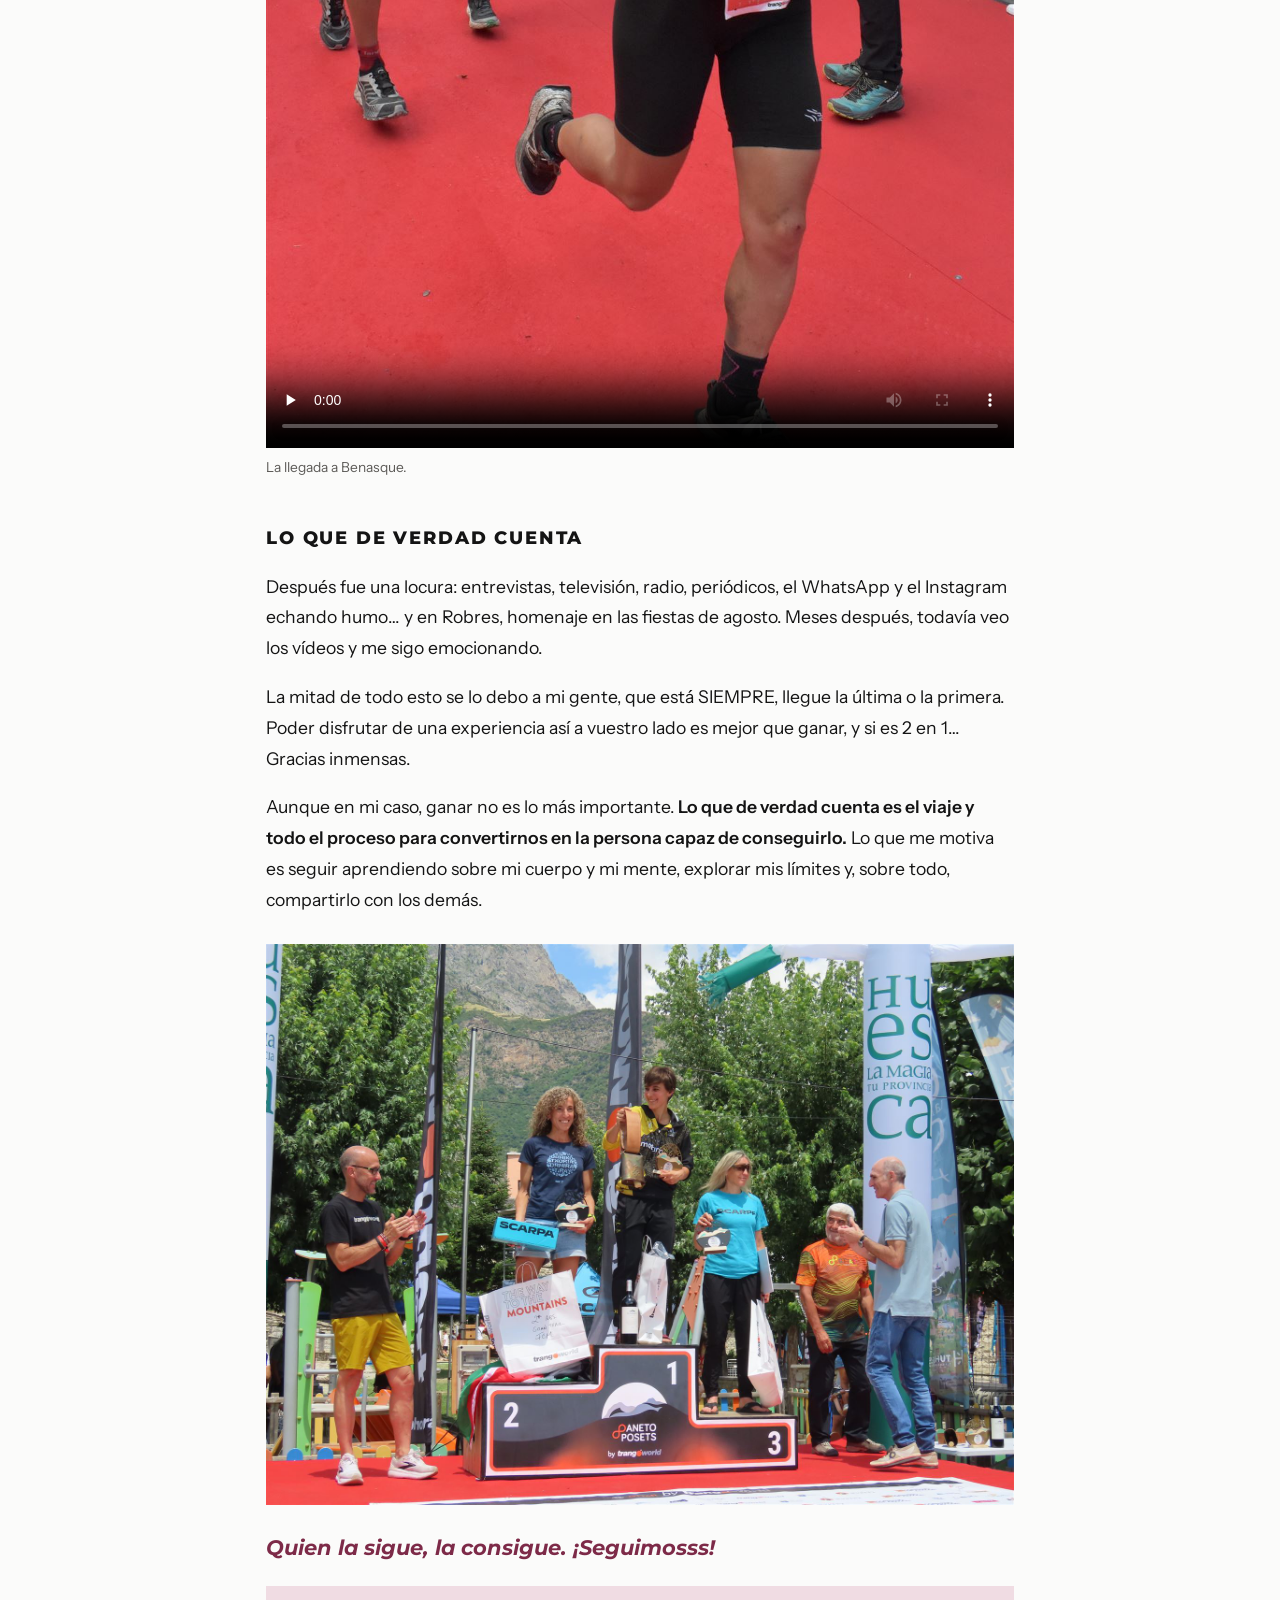
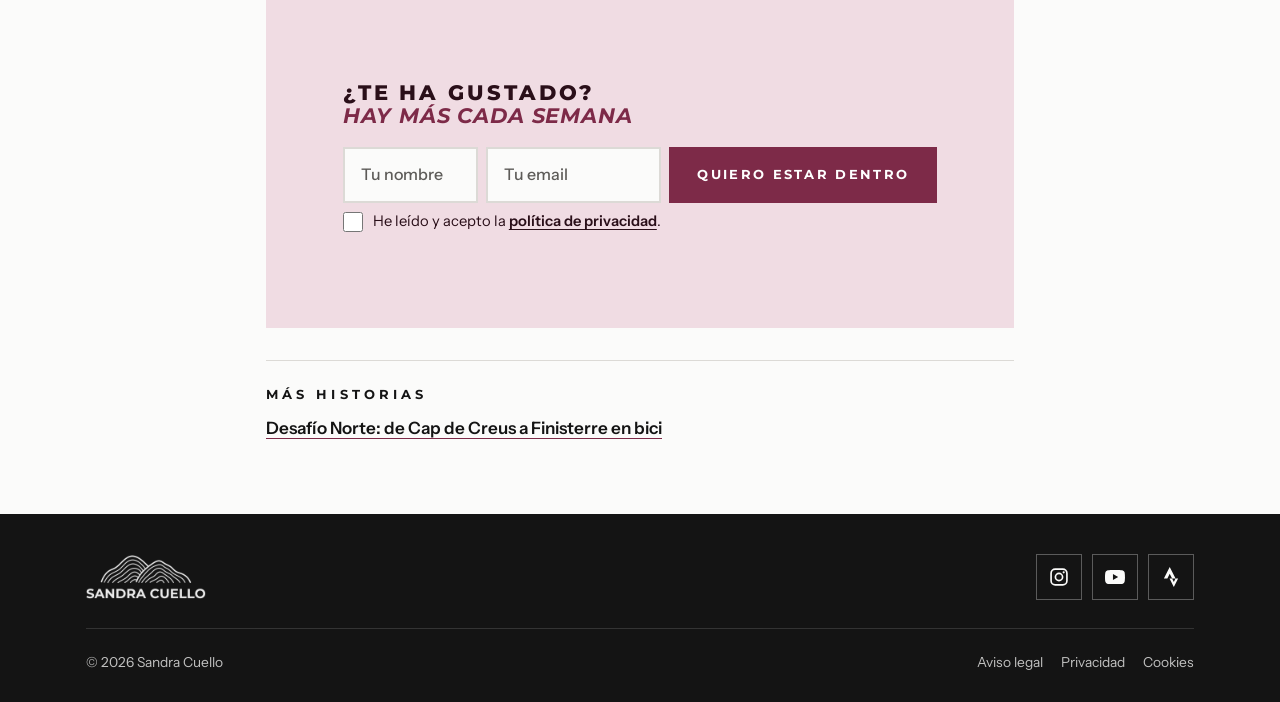
<file: blog-ultra-aneto-posets.html>
<!doctype html>
<html lang="es">
<head>
<meta charset="utf-8">
<meta name="viewport" content="width=device-width, initial-scale=1, viewport-fit=cover">
<title>Ultra Aneto-Posets · Sandra Cuello</title>
<meta name="claude:viewport-fit-sides" content="cover">
<meta name="description" content="Cuando lo más importante no es ganar. Crónica de Sandra Cuello en la Ultra Aneto-Posets: 110 km, 6.800 m+ y casi 21 horas corriendo.">
<meta property="og:type" content="website">
<meta property="og:site_name" content="Sandra Cuello">
<meta property="og:locale" content="es_ES">
<meta property="og:title" content="Ultra Aneto-Posets · Sandra Cuello">
<meta property="og:description" content="Cuando lo más importante no es ganar. Crónica de Sandra Cuello en la Ultra Aneto-Posets: 110 km, 6.800 m+ y casi 21 horas corriendo.">
<meta property="og:url" content="https://www.sandracuello.com/blog-ultra-aneto-posets">
<meta property="og:image" content="https://www.sandracuello.com/img/compartir.jpg">
<meta property="og:image:width" content="1200">
<meta property="og:image:height" content="630">
<meta property="og:image:alt" content="Sandra Cuello corriendo por una ladera del Pirineo">
<meta name="twitter:card" content="summary_large_image">
<link rel="icon" href="img/favicon.png">
<link rel="preconnect" href="https://fonts.googleapis.com">
<link rel="preconnect" href="https://fonts.gstatic.com" crossorigin>
<link rel="stylesheet" href="https://fonts.googleapis.com/css2?family=Montserrat:ital,wght@0,500;0,700;0,800;1,500;1,700;1,800&family=Instrument+Sans:wght@400;500;600&display=swap">
<link rel="stylesheet" href="css/styles.css">
</head>
<body>
<svg width="0" height="0" style="position:absolute" aria-hidden="true">
  <symbol id="i-chev" viewBox="0 0 12 12"><path d="M2 4l4 4 4-4"/></symbol>
  <symbol id="i-wa" viewBox="0 0 24 24"><path fill="currentColor" d="M12 2a10 10 0 0 0-8.6 15.1L2 22l5-1.3A10 10 0 1 0 12 2Zm0 18.2a8.2 8.2 0 0 1-4.2-1.2l-.3-.2-3 .8.8-2.9-.2-.3A8.2 8.2 0 1 1 12 20.2Zm4.5-6.1c-.2-.1-1.5-.7-1.7-.8s-.4-.1-.6.1-.7.8-.8 1-.3.2-.5.1a6.7 6.7 0 0 1-3.3-2.9c-.3-.4.3-.4.7-1.3.1-.2 0-.3 0-.4l-.8-1.8c-.2-.5-.4-.4-.6-.4h-.5a1 1 0 0 0-.7.3 3 3 0 0 0-.9 2.2 5.2 5.2 0 0 0 1.1 2.7 11.8 11.8 0 0 0 4.5 4c1.7.7 2.3.8 3.2.6a2.7 2.7 0 0 0 1.8-1.2 2.2 2.2 0 0 0 .1-1.3c0-.1-.2-.2-.5-.3Z"/></symbol>
  <symbol id="i-instagram" viewBox="0 0 24 24"><g fill="none" stroke="currentColor" stroke-width="2"><rect x="2.5" y="2.5" width="19" height="19" rx="5"/><circle cx="12" cy="12" r="4.3"/></g><circle cx="17.6" cy="6.4" r="1.3" fill="currentColor"/></symbol>
  <symbol id="i-strava" viewBox="0 0 24 24"><path fill="currentColor" d="M15.387 17.944l-2.089-4.116h-3.065L15.387 24l5.15-10.172h-3.066m-7.008-5.599l2.836 5.598h4.172L10.463 0l-7 13.828h4.169"/></symbol>
  <symbol id="i-youtube" viewBox="0 0 24 24"><path fill="currentColor" d="M23.498 6.186a3.016 3.016 0 0 0-2.122-2.136C19.505 3.545 12 3.545 12 3.545s-7.505 0-9.377.505A3.017 3.017 0 0 0 .502 6.186C0 8.07 0 12 0 12s0 3.93.502 5.814a3.016 3.016 0 0 0 2.122 2.136c1.871.505 9.376.505 9.376.505s7.505 0 9.377-.505a3.015 3.015 0 0 0 2.122-2.136C24 15.93 24 12 24 12s0-3.93-.502-5.814zM9.545 15.568V8.432L15.818 12l-6.273 3.568z"/></symbol>
  <symbol id="i-play" viewBox="0 0 24 24"><path d="M7 4v16l13-8Z"/></symbol>
</svg>
<a class="skip" href="#contenido">Saltar al contenido</a>
<header class="site-header">
  <div class="wrap">
    <a href="./" aria-label="Sandra Cuello, inicio"><img class="logo" src="img/logo.png" width="600" height="220" alt="Sandra Cuello"></a>
    <button class="menu-toggle" type="button" id="menu-toggle" aria-expanded="false" aria-controls="site-nav">Menú</button>
    <nav class="site-nav" id="site-nav" aria-label="Menú principal">
      <ul class="menu">
        <li class="has-sub" data-nav="quien">
          <button type="button" aria-expanded="false">Sobre mí<svg class="chev" aria-hidden="true"><use href="#i-chev"></use></svg></button>
          <ul class="submenu">
            <li><a href="quien-soy">Mi historia</a></li>
            <li><a href="quien-soy#palmares">Trayectoria deportiva</a></li>
            <li><a href="quien-soy#retos">Próximos retos</a></li>
            <li><a href="quien-soy#prensa">Prensa</a></li>
          </ul>
        </li>
        <li class="has-sub" data-nav="servicios">
          <button type="button" aria-expanded="false">Servicios<svg class="chev" aria-hidden="true"><use href="#i-chev"></use></svg></button>
          <ul class="submenu">
            <li><a href="entrenamientos">Entrenamiento online<small>Plan personalizado de trail running</small></a></li>
            <li><a href="charlas">Charlas y talleres<small>Colegios, ayuntamientos, asociaciones y clubes</small></a></li>
            <li><a href="academia">Academia<small>Formación online · próximamente</small></a></li>
          </ul>
        </li>
        <li data-nav="blog" class="is-current"><a href="blog">Blog</a></li>
        <li class="nav-cta"><a class="btn btn-accent" href="entrenamientos#llamada">Agenda tu llamada</a></li>
      </ul>
    </nav>
  </div>
</header>

<main id="contenido">
<article class="wrap narrow">
  <header class="article-head">
    <a class="back" href="blog#montana">← Carreras por montaña</a>
    <span class="tracked accent">Carreras por montaña</span>
    <h1>Cuando lo más importante no es ganar</h1>
    <p class="sub">Crónica de mi carrera en la Ultra Aneto-Posets. Por Sandra Cuello.</p>
    <div class="figures">
      <div><b>110 km</b><span>Distancia</span></div>
      <div><b>6.800 m+</b><span>Desnivel</span></div>
      <div><b>~21 h</b><span>Corriendo</span></div>
      <div><b>1ª</b><span>Mujer</span></div>
    </div>
  </header>
  <img class="article-cover" src="img/aneto-portada.jpg" width="1600" height="952" alt="Sandra Cuello cruzando la meta de la Gran Trail Aneto-Posets en Benasque">
  <div class="prose">
    <p>Llevaba más de la mitad de la carrera y todo iba bien… hasta que de repente me vino un gran bajón. Todavía faltaban 50 kilómetros y unas 10 horas para llegar a meta, y sentía que ya no tenía energía ni fuerza suficiente en las piernas. Durante unos minutos me invadió la impotencia; las ganas de llorar fueron tremendas, y pensé: “¿Ya está? ¿Se acabó?”</p>
    <p><strong>No. No me iba a rendir tan fácilmente.</strong> Les pedí a todos que me dejaran sola. Tenía que darle la vuelta a la situación como fuera. Era la hora de la verdad.</p>
    <p class="break" aria-hidden="true">· · ·</p>

    <h2>La espinita del año pasado</h2>
    <p>La Gran Trail Aneto-Posets es una de las carreras por montaña más espectaculares, duras y mediáticas del Pirineo aragonés. Se celebra en Benasque a mediados de julio y tiene muchas distancias que se corren a lo largo de cuatro días: kilómetro vertical, 14, 21, 42, 56 y 110 km.</p>
    <p>Tras varios años haciendo la de 56 km, el año pasado intenté la de 110, pero en el kilómetro 70 tuve que retirarme por una mala gestión del ritmo y de la nutrición. Me prometí que este año volvería más preparada, más fuerte, y que me quitaría la espinita.</p>
    <p>Esta temporada estaba siendo bastante buena: 1ª en el Trail Zoquetes (Alcorisa) y en la Ultra Trail Torla-Ordesa, y debutando con la Selección Aragonesa de Montaña en el Campeonato de España de ultras (11ª en Cazorla). Unas semanas antes me instalé con mi furgo en un camping de Benasque para entrenar en altura y reconocer el terreno.</p>
    <p>Lo había preparado todo al detalle: ritmos, tiempos de paso por cada avituallamiento, material, estrategia nutricional, imprevistos… Quería hacer mi carrera, con mis ritmos, sin compararme con nadie. <strong>El objetivo era bajar de 22 horas, nada más.</strong></p>

    <h2>Tormenta en Salenques</h2>
    <p>A las 12 en punto de la noche se dio la salida. Los primeros kilómetros los hice con el pulso disparado de la emoción. “Frena, Sandrita, que son muchas horas…” me repetía. Me encanta correr de noche: la temperatura, el silencio, el cielo estrellado, correr con el frontal…</p>
    <p>En la Renclusa me dijeron que iba la primera chica. Intenté que entrara en mi cabeza como un dato neutro. Pasado Salenques, la parte más técnica con un millón de piedras, empezó una <strong>tormenta eléctrica</strong>: rayos por todas partes, todo oscuro, solos con nuestros frontales, en manga corta… Menos mal que iba con un grupo de cuatro o cinco chicos. Empezó a pedregar y fuimos avanzando juntos, protegiéndonos como podíamos.</p>
    <figure>
      <img src="img/aneto-subida.jpg" width="1600" height="1200" alt="Dos corredores subiendo por una ladera en el Pirineo" loading="lazy">
    </figure>
    <p>Al salir del refugio de Llauset empezó a amanecer. Normalmente me da pena que se acabe la noche, pero esta vez necesitaba secarme. En Coronas me encontré con mi amigo Jorge, que conocí el año anterior en la misma carrera. Subimos juntos al pico de Estibafreda y bajamos con calma: el año pasado eché a perder mi carrera justo allí, y no quería que se repitiera.</p>

    <h2>Mitad de carrera en Benasque</h2>
    <p>La llegada a Benasque fue increíble: niños haciendo pasillo, el speaker gritando mi nombre como un loco, todos grabando y animando… En el pabellón tenía a unas 15 personas esperándome, todas con tareas claras: Adela rellenando el agua, David colocando los geles, mi primo Raúl cronometrando los 10 minutos de parada, mi prima Ainhoa vigilando que comiera arroz y bebiera caldo. Mi madre, emocionada, me dio un abrazo exprés.</p>
    <div class="pair">
      <img src="img/aneto-familia.jpg" width="1296" height="972" alt="Familia y amigos de Sandra Cuello con la bandera de Robres en la meta" loading="lazy">
      <img src="img/aneto-refugio.jpg" width="1599" height="899" alt="Sandra Cuello con un amigo en la terraza de un refugio" loading="lazy">
    </div>

    <h2>La hora de la verdad</h2>
    <p>Justo antes de llegar a Eriste sentí que algo no iba bien. Me costaba correr y no tenía fuerzas para lo que quedaba: 50 km y casi 10 horas. Pedí que me dejaran sola. <strong>Esta vez no iba a tirar la toalla.</strong> Y le di la vuelta (¡todavía no sé cómo!). Llegué al refugio de Ángel Orús más contenta que unas castañuelas.</p>
    <p>La subida al collado de Estós se me hizo eterna. Agachar la cabeza y seguir, pura supervivencia, con mini retos como “llegar hasta aquella cabaña”. En el refugio de Estós, mi primo Raúl me dijo que la segunda, María, estaba a 7 minutos. Quedaban 13 km y no me quedaba mucha gasolina, pero iba a darlo todo en la bajada.</p>
    <blockquote>“Cabeza fría, Sandrita. Deja de pensar en cualquier otra cosa que no sea correr al máximo de tus posibilidades.”</blockquote>
    <p>Sigo, sigo, sigo… hasta la entrada de Benasque. Mis compañeros del equipo del Matarraña me acompañan los últimos metros, mi familia y amigos llorando de emoción. Cojo la bandera de Robres que me da mi padre y la cinta de ganadora. Estoy en shock. “¿Pero qué ha pasado? Si yo solamente venía a bajar de 22 horas…”</p>
    <figure>
      <video controls preload="none" poster="img/aneto-meta.jpg" width="720">
        <source src="img/llegada-benasque.mp4" type="video/mp4">
      </video>
      <figcaption>La llegada a Benasque.</figcaption>
    </figure>

    <h2>Lo que de verdad cuenta</h2>
    <p>Después fue una locura: entrevistas, televisión, radio, periódicos, el WhatsApp y el Instagram echando humo… y en Robres, homenaje en las fiestas de agosto. Meses después, todavía veo los vídeos y me sigo emocionando.</p>
    <p>La mitad de todo esto se lo debo a mi gente, que está SIEMPRE, llegue la última o la primera. Poder disfrutar de una experiencia así a vuestro lado es mejor que ganar, y si es 2 en 1… Gracias inmensas.</p>
    <p>Aunque en mi caso, ganar no es lo más importante. <strong>Lo que de verdad cuenta es el viaje y todo el proceso para convertirnos en la persona capaz de conseguirlo.</strong> Lo que me motiva es seguir aprendiendo sobre mi cuerpo y mi mente, explorar mis límites y, sobre todo, compartirlo con los demás.</p>
    <figure>
      <img src="img/aneto-podio-2.jpg" width="1600" height="1200" alt="Podio femenino de la Ultra Aneto-Posets con Sandra Cuello en lo más alto" loading="lazy">
    </figure>
    <p class="sign">Quien la sigue, la consigue. ¡Seguimosss!</p>
  </div>
  <aside class="panel" style="margin-bottom: 32px">
    <h2 style="font-size: 1.3rem">¿Te ha gustado? <span>Hay más cada semana</span></h2>
    <form class="nl-form" method="post" action="https://systeme.io/embedded/37906742/subscription" data-newsletter>
  <label for="nl-name-aneto">Tu nombre</label>
  <input type="text" id="nl-name-aneto" name="first_name" placeholder="Tu nombre" autocomplete="given-name" required>
  <label for="nl-email-aneto">Tu email</label>
  <input type="email" id="nl-email-aneto" name="email" placeholder="Tu email" autocomplete="email" required>
  <button class="btn btn-accent" type="submit">Quiero estar dentro</button>
  <label class="consent" for="nl-privacy-aneto">
    <input type="checkbox" id="nl-privacy-aneto" name="privacy_accepted" value="si" required>
    <span>He leído y acepto la <a href="privacidad" target="_blank">política de privacidad</a>.</span>
  </label>
</form>

  </aside>
  <nav class="more-posts" aria-label="Más historias">
    <p class="tracked">Más historias</p>
    <a href="blog-desafio-norte">Desafío Norte: de Cap de Creus a Finisterre en bici</a>
  </nav>
</article>
</main>
<footer class="site-footer">
  <div class="wrap">
    <div class="foot-simple">
      <img class="logo" src="img/logo.png" width="600" height="220" alt="Sandra Cuello" loading="lazy">
      <div class="social">
        <a href="https://www.instagram.com/_sandracuello/" target="_blank" rel="noopener" aria-label="Instagram de Sandra Cuello"><svg aria-hidden="true"><use href="#i-instagram"></use></svg></a>
        <a href="https://www.youtube.com/@sandra.cuello" target="_blank" rel="noopener" aria-label="Canal de YouTube de Sandra Cuello"><svg aria-hidden="true"><use href="#i-youtube"></use></svg></a>
        <a href="https://www.strava.com/athletes/36335439" target="_blank" rel="noopener" aria-label="Strava de Sandra Cuello"><svg aria-hidden="true"><use href="#i-strava"></use></svg></a>
      </div>
    </div>
    <div class="foot-bottom">
      <span>© 2026 Sandra Cuello</span>
      <nav aria-label="Textos legales">
        <a href="aviso-legal">Aviso legal</a>
        <a href="privacidad">Privacidad</a>
        <a href="cookies">Cookies</a>
      </nav>
    </div>
  </div>
</footer>

<script src="js/main.js"></script>
</body>
</html>
</file>
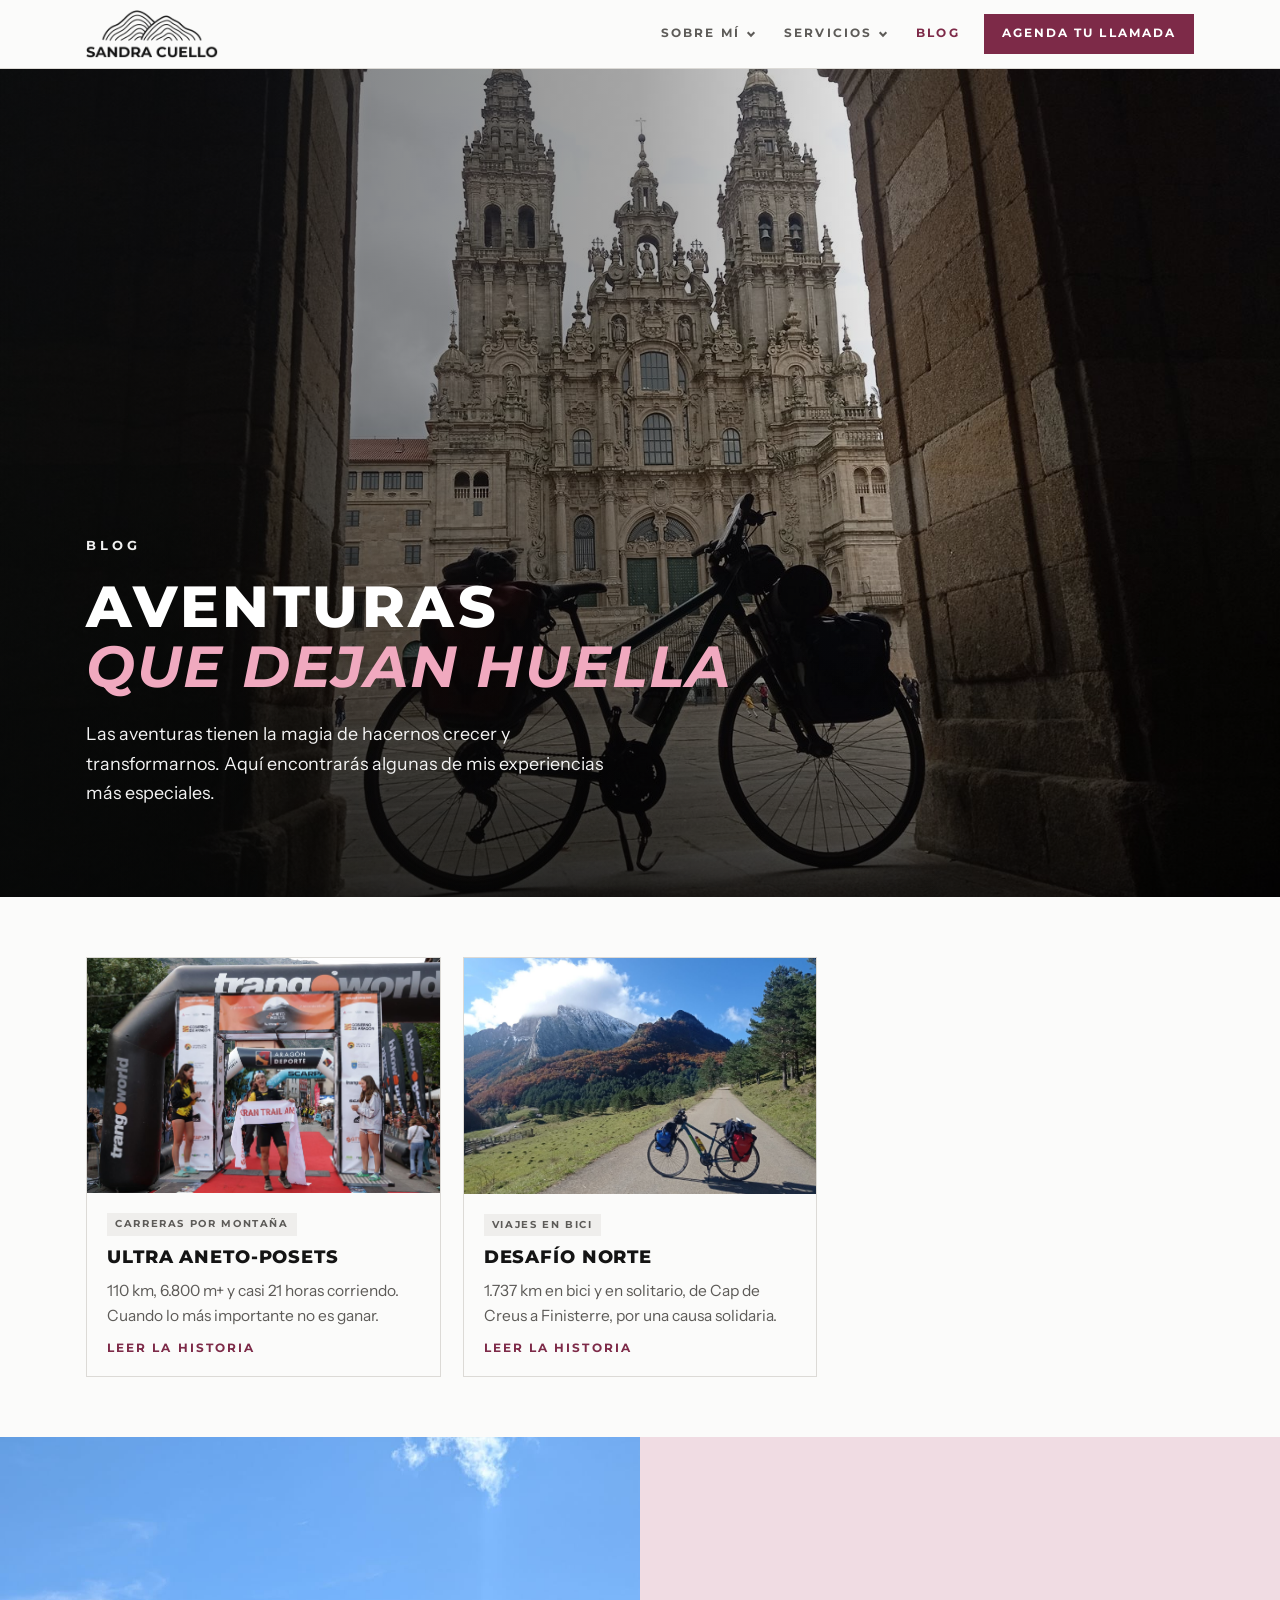
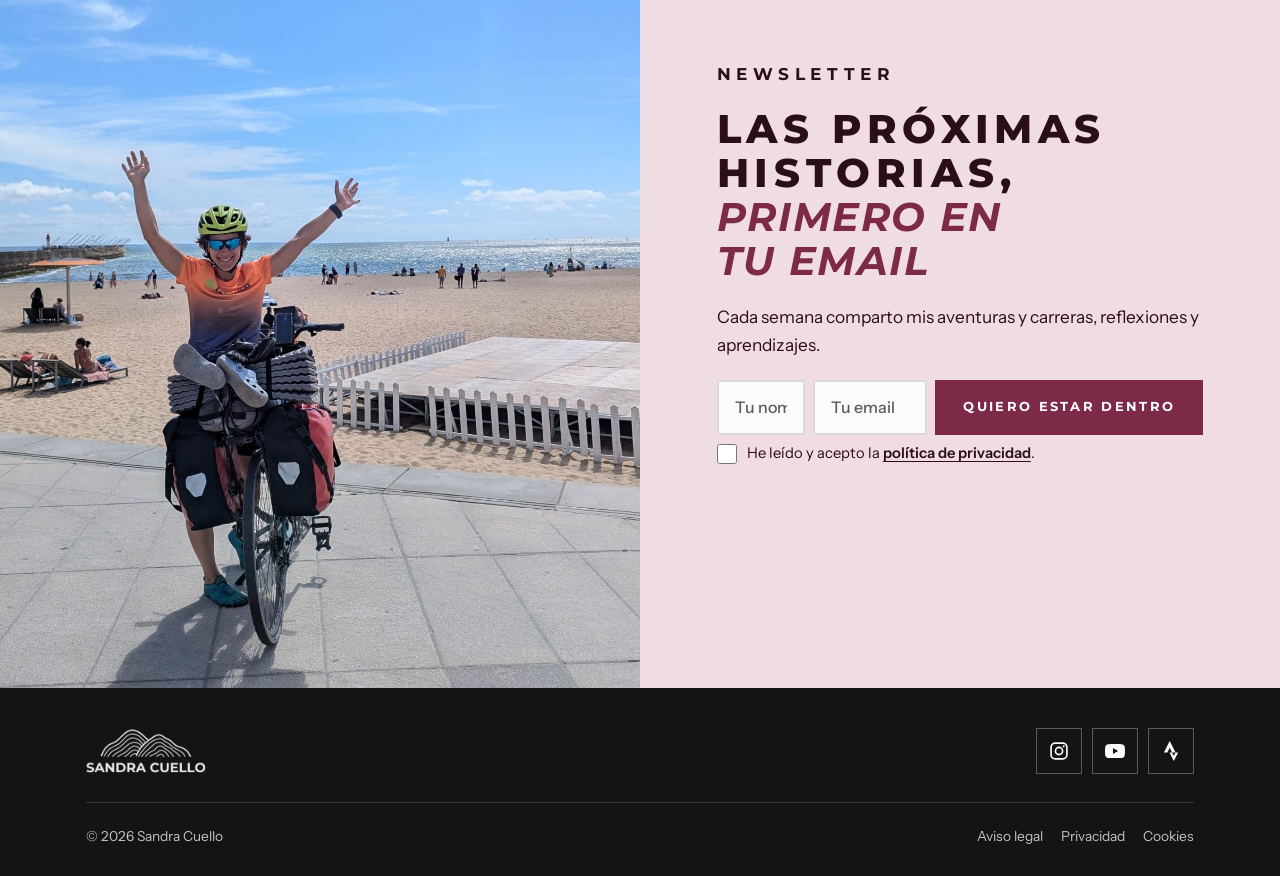
<file: blog.html>
<!doctype html>
<html lang="es">
<head>
<meta charset="utf-8">
<meta name="viewport" content="width=device-width, initial-scale=1, viewport-fit=cover">
<title>Blog · Sandra Cuello</title>
<meta name="claude:viewport-fit-sides" content="cover">
<meta name="description" content="Aventuras que dejan huella: crónicas de carreras por montaña y viajes en bici de Sandra Cuello.">
<meta property="og:type" content="website">
<meta property="og:site_name" content="Sandra Cuello">
<meta property="og:locale" content="es_ES">
<meta property="og:title" content="Blog · Sandra Cuello">
<meta property="og:description" content="Aventuras que dejan huella: crónicas de carreras por montaña y viajes en bici de Sandra Cuello.">
<meta property="og:url" content="https://www.sandracuello.com/blog">
<meta property="og:image" content="https://www.sandracuello.com/img/compartir.jpg">
<meta property="og:image:width" content="1200">
<meta property="og:image:height" content="630">
<meta property="og:image:alt" content="Sandra Cuello corriendo por una ladera del Pirineo">
<meta name="twitter:card" content="summary_large_image">
<link rel="icon" href="img/favicon.png">
<link rel="preconnect" href="https://fonts.googleapis.com">
<link rel="preconnect" href="https://fonts.gstatic.com" crossorigin>
<link rel="stylesheet" href="https://fonts.googleapis.com/css2?family=Montserrat:ital,wght@0,500;0,700;0,800;1,500;1,700;1,800&family=Instrument+Sans:wght@400;500;600&display=swap">
<link rel="stylesheet" href="css/styles.css">
</head>
<body>
<svg width="0" height="0" style="position:absolute" aria-hidden="true">
  <symbol id="i-chev" viewBox="0 0 12 12"><path d="M2 4l4 4 4-4"/></symbol>
  <symbol id="i-wa" viewBox="0 0 24 24"><path fill="currentColor" d="M12 2a10 10 0 0 0-8.6 15.1L2 22l5-1.3A10 10 0 1 0 12 2Zm0 18.2a8.2 8.2 0 0 1-4.2-1.2l-.3-.2-3 .8.8-2.9-.2-.3A8.2 8.2 0 1 1 12 20.2Zm4.5-6.1c-.2-.1-1.5-.7-1.7-.8s-.4-.1-.6.1-.7.8-.8 1-.3.2-.5.1a6.7 6.7 0 0 1-3.3-2.9c-.3-.4.3-.4.7-1.3.1-.2 0-.3 0-.4l-.8-1.8c-.2-.5-.4-.4-.6-.4h-.5a1 1 0 0 0-.7.3 3 3 0 0 0-.9 2.2 5.2 5.2 0 0 0 1.1 2.7 11.8 11.8 0 0 0 4.5 4c1.7.7 2.3.8 3.2.6a2.7 2.7 0 0 0 1.8-1.2 2.2 2.2 0 0 0 .1-1.3c0-.1-.2-.2-.5-.3Z"/></symbol>
  <symbol id="i-instagram" viewBox="0 0 24 24"><g fill="none" stroke="currentColor" stroke-width="2"><rect x="2.5" y="2.5" width="19" height="19" rx="5"/><circle cx="12" cy="12" r="4.3"/></g><circle cx="17.6" cy="6.4" r="1.3" fill="currentColor"/></symbol>
  <symbol id="i-strava" viewBox="0 0 24 24"><path fill="currentColor" d="M15.387 17.944l-2.089-4.116h-3.065L15.387 24l5.15-10.172h-3.066m-7.008-5.599l2.836 5.598h4.172L10.463 0l-7 13.828h4.169"/></symbol>
  <symbol id="i-youtube" viewBox="0 0 24 24"><path fill="currentColor" d="M23.498 6.186a3.016 3.016 0 0 0-2.122-2.136C19.505 3.545 12 3.545 12 3.545s-7.505 0-9.377.505A3.017 3.017 0 0 0 .502 6.186C0 8.07 0 12 0 12s0 3.93.502 5.814a3.016 3.016 0 0 0 2.122 2.136c1.871.505 9.376.505 9.376.505s7.505 0 9.377-.505a3.015 3.015 0 0 0 2.122-2.136C24 15.93 24 12 24 12s0-3.93-.502-5.814zM9.545 15.568V8.432L15.818 12l-6.273 3.568z"/></symbol>
  <symbol id="i-play" viewBox="0 0 24 24"><path d="M7 4v16l13-8Z"/></symbol>
</svg>
<a class="skip" href="#contenido">Saltar al contenido</a>
<header class="site-header">
  <div class="wrap">
    <a href="./" aria-label="Sandra Cuello, inicio"><img class="logo" src="img/logo.png" width="600" height="220" alt="Sandra Cuello"></a>
    <button class="menu-toggle" type="button" id="menu-toggle" aria-expanded="false" aria-controls="site-nav">Menú</button>
    <nav class="site-nav" id="site-nav" aria-label="Menú principal">
      <ul class="menu">
        <li class="has-sub" data-nav="quien">
          <button type="button" aria-expanded="false">Sobre mí<svg class="chev" aria-hidden="true"><use href="#i-chev"></use></svg></button>
          <ul class="submenu">
            <li><a href="quien-soy">Mi historia</a></li>
            <li><a href="quien-soy#palmares">Trayectoria deportiva</a></li>
            <li><a href="quien-soy#retos">Próximos retos</a></li>
            <li><a href="quien-soy#prensa">Prensa</a></li>
          </ul>
        </li>
        <li class="has-sub" data-nav="servicios">
          <button type="button" aria-expanded="false">Servicios<svg class="chev" aria-hidden="true"><use href="#i-chev"></use></svg></button>
          <ul class="submenu">
            <li><a href="entrenamientos">Entrenamiento online<small>Plan personalizado de trail running</small></a></li>
            <li><a href="charlas">Charlas y talleres<small>Colegios, ayuntamientos, asociaciones y clubes</small></a></li>
            <li><a href="academia">Academia<small>Formación online · próximamente</small></a></li>
          </ul>
        </li>
        <li data-nav="blog" class="is-current"><a href="blog">Blog</a></li>
        <li class="nav-cta"><a class="btn btn-accent" href="entrenamientos#llamada">Agenda tu llamada</a></li>
      </ul>
    </nav>
  </div>
</header>

<main id="contenido">
<section class="hero page-hero on-photo hero-full hero-topdark">
  <img src="img/blog-santiago.jpg" width="1600" height="1197" alt="La bici de viaje de Sandra Cuello, cargada con alforjas, frente a la catedral de Santiago de Compostela" fetchpriority="high" style="object-position: 50% 80%">
  <div class="wrap">
    <p class="tracked">Blog</p>
    <h1>Aventuras <span>que dejan huella</span></h1>
    <p class="lede">Las aventuras tienen la magia de hacernos crecer y transformarnos. Aquí encontrarás algunas de mis experiencias más especiales.</p>
  </div>
</section>

<section class="section">
  <div class="wrap">
    <div class="posts">
      <a class="post-card" href="blog-ultra-aneto-posets" data-cat="montana">
        <img src="img/aneto-portada.jpg" width="1600" height="952" alt="" loading="lazy">
        <div class="body"><span class="badge">Carreras por montaña</span><h3>Ultra Aneto-Posets</h3><p>110 km, 6.800 m+ y casi 21 horas corriendo. Cuando lo más importante no es ganar.</p><span class="more">Leer la historia</span></div>
      </a>
      <a class="post-card" href="blog-desafio-norte" data-cat="bici">
        <img src="img/bici-montana.jpg" width="1600" height="1196" alt="" loading="lazy">
        <div class="body"><span class="badge">Viajes en bici</span><h3>Desafío Norte</h3><p>1.737 km en bici y en solitario, de Cap de Creus a Finisterre, por una causa solidaria.</p><span class="more">Leer la historia</span></div>
      </a>
    </div>
  </div>
</section>

<section class="split">
  <img src="img/playa-bici.jpg" width="1204" height="1600" alt="Sandra Cuello celebrando con su bici en un paseo marítimo" loading="lazy">
  <div class="panel">
    <p class="tracked">Newsletter</p>
    <h2>Las próximas historias, <span>primero en tu email</span></h2>
    <p>Cada semana comparto mis aventuras y carreras, reflexiones y aprendizajes.</p>
    <form class="nl-form" method="post" action="https://systeme.io/embedded/37906742/subscription" data-newsletter>
  <label for="nl-name-blog">Tu nombre</label>
  <input type="text" id="nl-name-blog" name="first_name" placeholder="Tu nombre" autocomplete="given-name" required>
  <label for="nl-email-blog">Tu email</label>
  <input type="email" id="nl-email-blog" name="email" placeholder="Tu email" autocomplete="email" required>
  <button class="btn btn-accent" type="submit">Quiero estar dentro</button>
  <label class="consent" for="nl-privacy-blog">
    <input type="checkbox" id="nl-privacy-blog" name="privacy_accepted" value="si" required>
    <span>He leído y acepto la <a href="privacidad" target="_blank">política de privacidad</a>.</span>
  </label>
</form>

  </div>
</section>
</main>
<footer class="site-footer">
  <div class="wrap">
    <div class="foot-simple">
      <img class="logo" src="img/logo.png" width="600" height="220" alt="Sandra Cuello" loading="lazy">
      <div class="social">
        <a href="https://www.instagram.com/_sandracuello/" target="_blank" rel="noopener" aria-label="Instagram de Sandra Cuello"><svg aria-hidden="true"><use href="#i-instagram"></use></svg></a>
        <a href="https://www.youtube.com/@sandra.cuello" target="_blank" rel="noopener" aria-label="Canal de YouTube de Sandra Cuello"><svg aria-hidden="true"><use href="#i-youtube"></use></svg></a>
        <a href="https://www.strava.com/athletes/36335439" target="_blank" rel="noopener" aria-label="Strava de Sandra Cuello"><svg aria-hidden="true"><use href="#i-strava"></use></svg></a>
      </div>
    </div>
    <div class="foot-bottom">
      <span>© 2026 Sandra Cuello</span>
      <nav aria-label="Textos legales">
        <a href="aviso-legal">Aviso legal</a>
        <a href="privacidad">Privacidad</a>
        <a href="cookies">Cookies</a>
      </nav>
    </div>
  </div>
</footer>

<script src="js/main.js"></script>
</body>
</html>
</file>
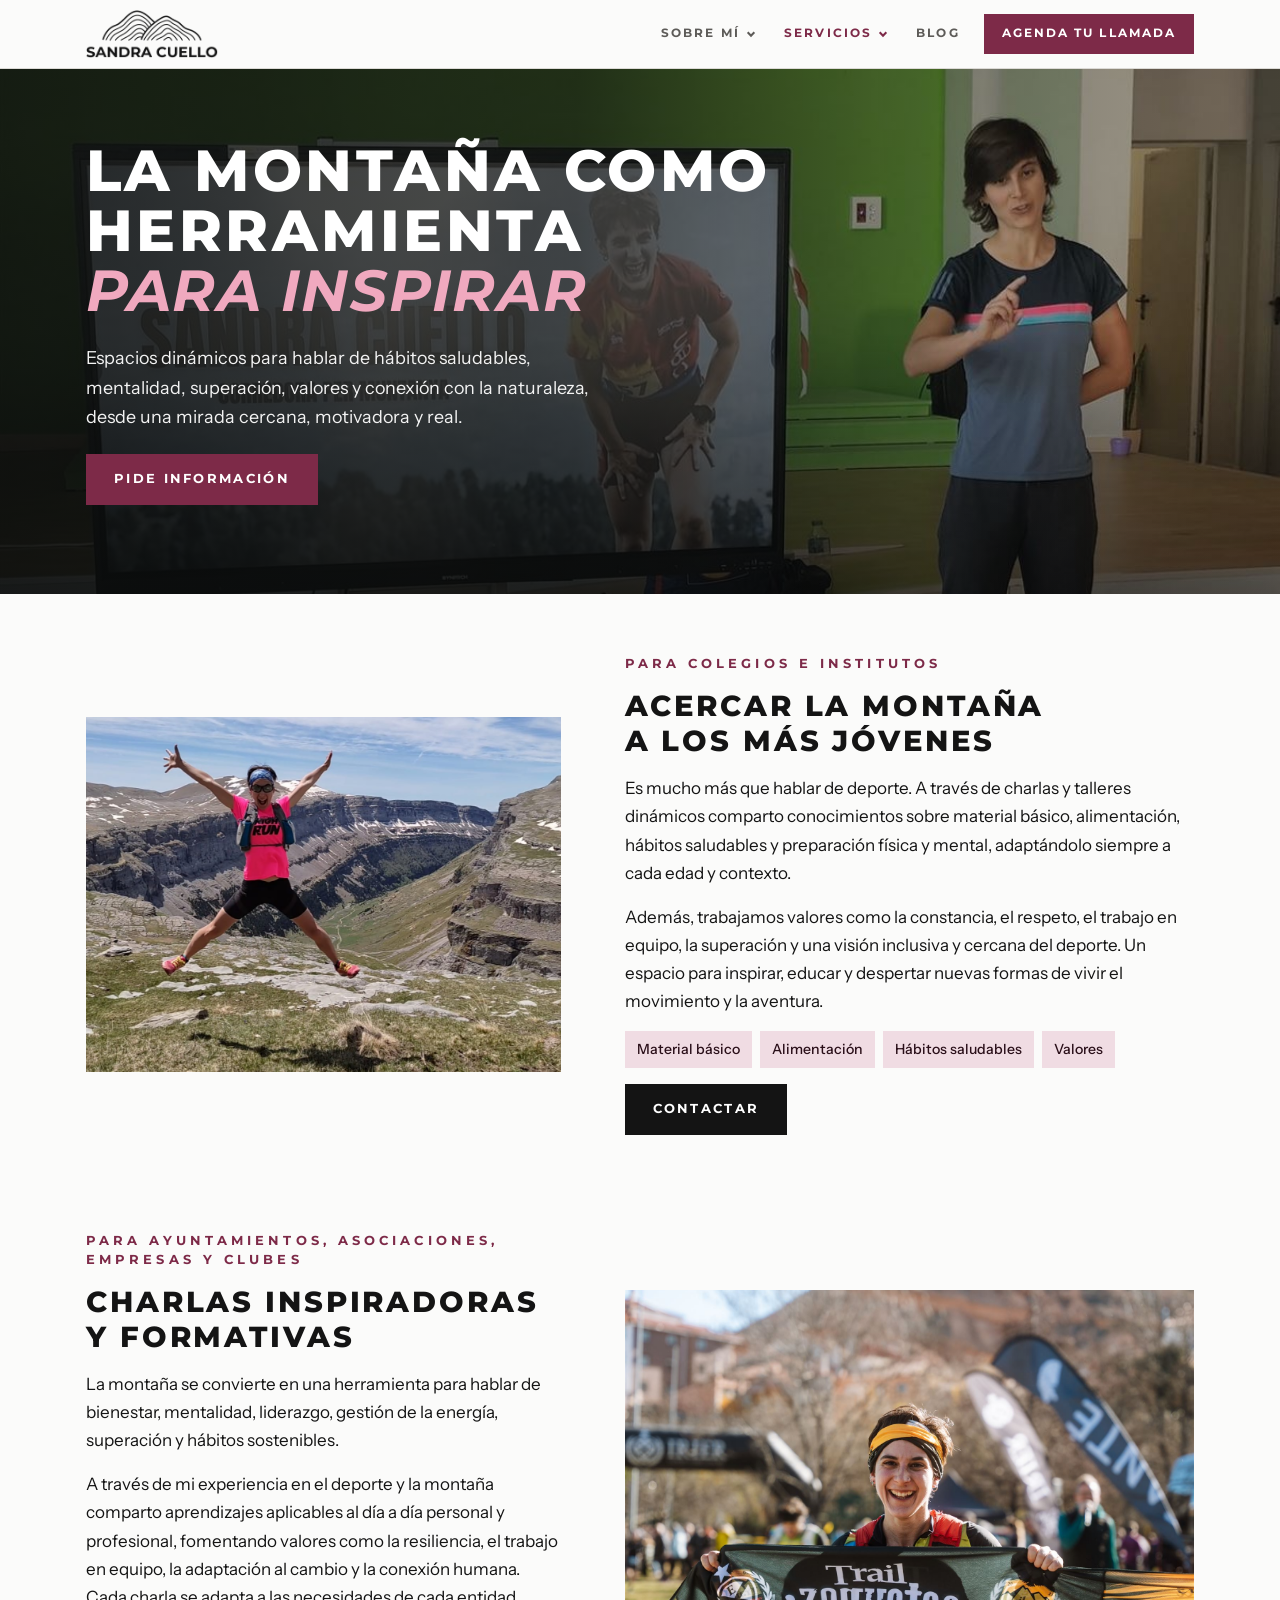
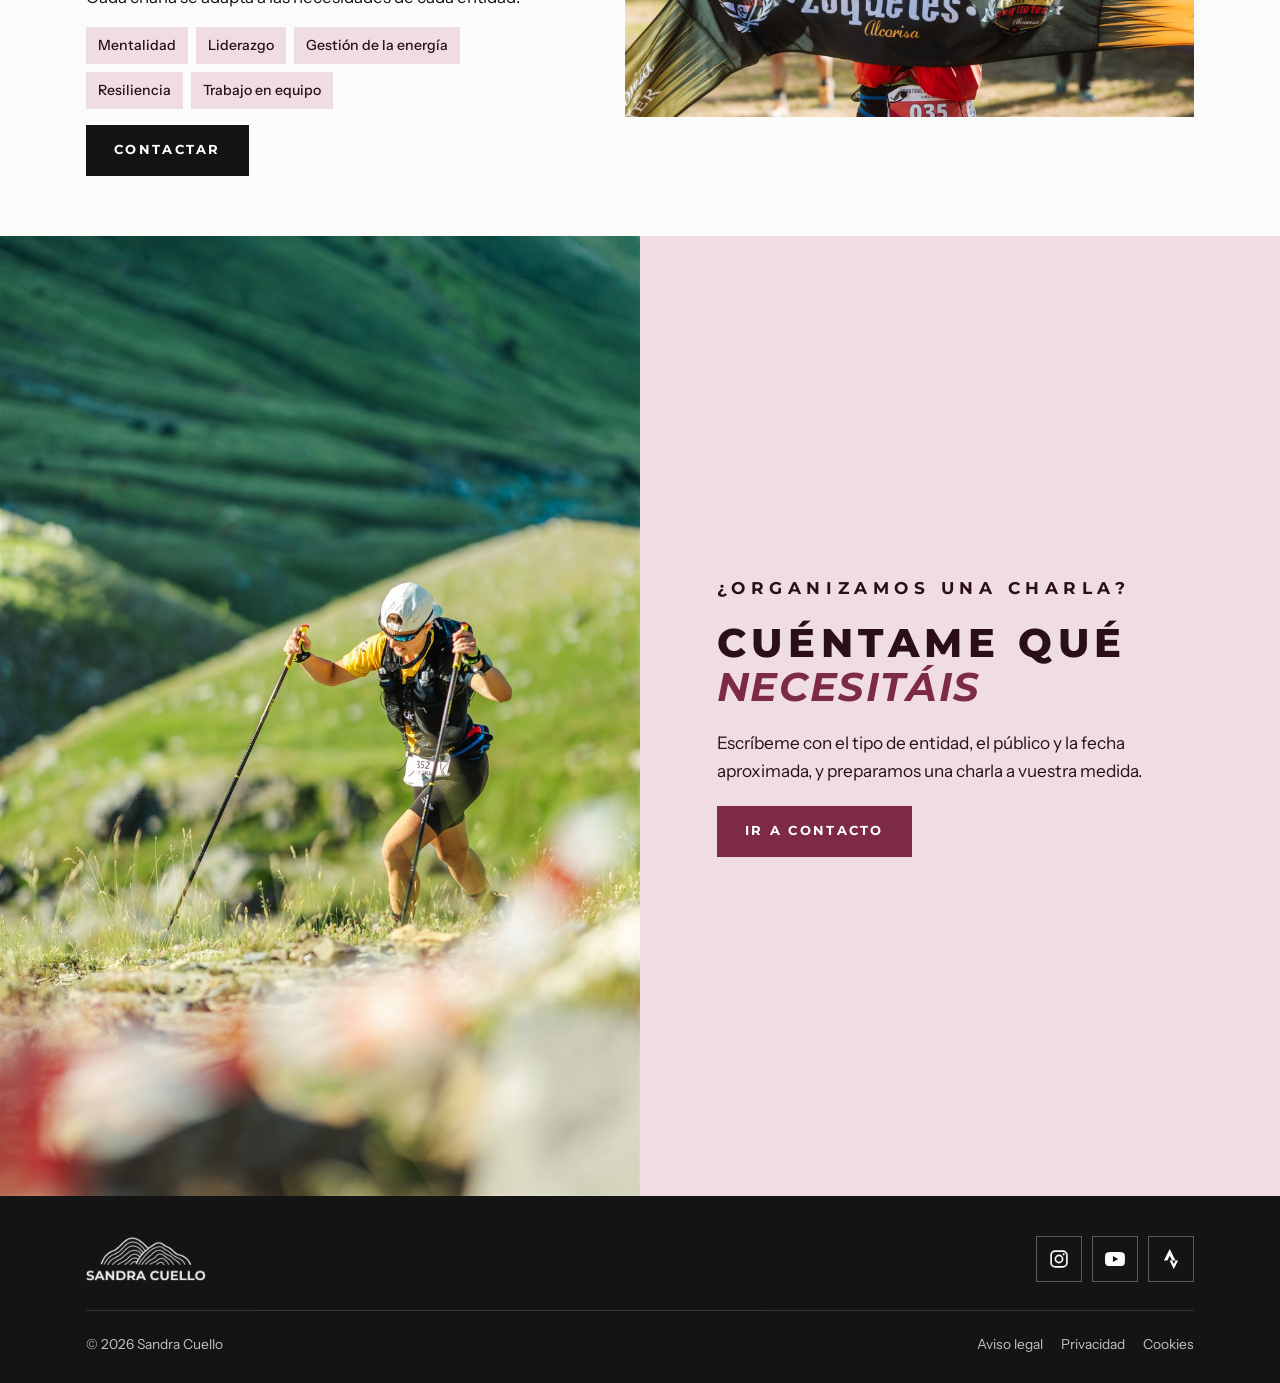
<file: charlas.html>
<!doctype html>
<html lang="es">
<head>
<meta charset="utf-8">
<meta name="viewport" content="width=device-width, initial-scale=1, viewport-fit=cover">
<title>Charlas y talleres · Sandra Cuello</title>
<meta name="claude:viewport-fit-sides" content="cover">
<meta name="description" content="Charlas y talleres de Sandra Cuello para colegios, institutos, ayuntamientos, asociaciones, empresas y clubes deportivos.">
<meta property="og:type" content="website">
<meta property="og:site_name" content="Sandra Cuello">
<meta property="og:locale" content="es_ES">
<meta property="og:title" content="Charlas y talleres · Sandra Cuello">
<meta property="og:description" content="Charlas y talleres de Sandra Cuello para colegios, institutos, ayuntamientos, asociaciones, empresas y clubes deportivos.">
<meta property="og:url" content="https://www.sandracuello.com/charlas">
<meta property="og:image" content="https://www.sandracuello.com/img/compartir.jpg">
<meta property="og:image:width" content="1200">
<meta property="og:image:height" content="630">
<meta property="og:image:alt" content="Sandra Cuello corriendo por una ladera del Pirineo">
<meta name="twitter:card" content="summary_large_image">
<link rel="icon" href="img/favicon.png">
<link rel="preconnect" href="https://fonts.googleapis.com">
<link rel="preconnect" href="https://fonts.gstatic.com" crossorigin>
<link rel="stylesheet" href="https://fonts.googleapis.com/css2?family=Montserrat:ital,wght@0,500;0,700;0,800;1,500;1,700;1,800&family=Instrument+Sans:wght@400;500;600&display=swap">
<link rel="stylesheet" href="css/styles.css">
</head>
<body>
<svg width="0" height="0" style="position:absolute" aria-hidden="true">
  <symbol id="i-chev" viewBox="0 0 12 12"><path d="M2 4l4 4 4-4"/></symbol>
  <symbol id="i-wa" viewBox="0 0 24 24"><path fill="currentColor" d="M12 2a10 10 0 0 0-8.6 15.1L2 22l5-1.3A10 10 0 1 0 12 2Zm0 18.2a8.2 8.2 0 0 1-4.2-1.2l-.3-.2-3 .8.8-2.9-.2-.3A8.2 8.2 0 1 1 12 20.2Zm4.5-6.1c-.2-.1-1.5-.7-1.7-.8s-.4-.1-.6.1-.7.8-.8 1-.3.2-.5.1a6.7 6.7 0 0 1-3.3-2.9c-.3-.4.3-.4.7-1.3.1-.2 0-.3 0-.4l-.8-1.8c-.2-.5-.4-.4-.6-.4h-.5a1 1 0 0 0-.7.3 3 3 0 0 0-.9 2.2 5.2 5.2 0 0 0 1.1 2.7 11.8 11.8 0 0 0 4.5 4c1.7.7 2.3.8 3.2.6a2.7 2.7 0 0 0 1.8-1.2 2.2 2.2 0 0 0 .1-1.3c0-.1-.2-.2-.5-.3Z"/></symbol>
  <symbol id="i-instagram" viewBox="0 0 24 24"><g fill="none" stroke="currentColor" stroke-width="2"><rect x="2.5" y="2.5" width="19" height="19" rx="5"/><circle cx="12" cy="12" r="4.3"/></g><circle cx="17.6" cy="6.4" r="1.3" fill="currentColor"/></symbol>
  <symbol id="i-strava" viewBox="0 0 24 24"><path fill="currentColor" d="M15.387 17.944l-2.089-4.116h-3.065L15.387 24l5.15-10.172h-3.066m-7.008-5.599l2.836 5.598h4.172L10.463 0l-7 13.828h4.169"/></symbol>
  <symbol id="i-youtube" viewBox="0 0 24 24"><path fill="currentColor" d="M23.498 6.186a3.016 3.016 0 0 0-2.122-2.136C19.505 3.545 12 3.545 12 3.545s-7.505 0-9.377.505A3.017 3.017 0 0 0 .502 6.186C0 8.07 0 12 0 12s0 3.93.502 5.814a3.016 3.016 0 0 0 2.122 2.136c1.871.505 9.376.505 9.376.505s7.505 0 9.377-.505a3.015 3.015 0 0 0 2.122-2.136C24 15.93 24 12 24 12s0-3.93-.502-5.814zM9.545 15.568V8.432L15.818 12l-6.273 3.568z"/></symbol>
  <symbol id="i-play" viewBox="0 0 24 24"><path d="M7 4v16l13-8Z"/></symbol>
</svg>
<a class="skip" href="#contenido">Saltar al contenido</a>
<header class="site-header">
  <div class="wrap">
    <a href="./" aria-label="Sandra Cuello, inicio"><img class="logo" src="img/logo.png" width="600" height="220" alt="Sandra Cuello"></a>
    <button class="menu-toggle" type="button" id="menu-toggle" aria-expanded="false" aria-controls="site-nav">Menú</button>
    <nav class="site-nav" id="site-nav" aria-label="Menú principal">
      <ul class="menu">
        <li class="has-sub" data-nav="quien">
          <button type="button" aria-expanded="false">Sobre mí<svg class="chev" aria-hidden="true"><use href="#i-chev"></use></svg></button>
          <ul class="submenu">
            <li><a href="quien-soy">Mi historia</a></li>
            <li><a href="quien-soy#palmares">Trayectoria deportiva</a></li>
            <li><a href="quien-soy#retos">Próximos retos</a></li>
            <li><a href="quien-soy#prensa">Prensa</a></li>
          </ul>
        </li>
        <li class="has-sub is-current" data-nav="servicios">
          <button type="button" aria-expanded="false">Servicios<svg class="chev" aria-hidden="true"><use href="#i-chev"></use></svg></button>
          <ul class="submenu">
            <li><a href="entrenamientos">Entrenamiento online<small>Plan personalizado de trail running</small></a></li>
            <li><a href="charlas">Charlas y talleres<small>Colegios, ayuntamientos, asociaciones y clubes</small></a></li>
            <li><a href="academia">Academia<small>Formación online · próximamente</small></a></li>
          </ul>
        </li>
        <li data-nav="blog"><a href="blog">Blog</a></li>
        <li class="nav-cta"><a class="btn btn-accent" href="entrenamientos#llamada">Agenda tu llamada</a></li>
      </ul>
    </nav>
  </div>
</header>

<main id="contenido">
<section class="hero page-hero on-photo hero-dim hero-full">
  <img src="img/charlas.jpg" width="1200" height="1600" alt="Sandra Cuello dando una charla a un grupo de niños en un colegio" fetchpriority="high" style="object-position: 50% 18%">
  <div class="wrap">
    <h1>La montaña como herramienta <span>para inspirar</span></h1>
    <p class="lede">Espacios dinámicos para hablar de hábitos saludables, mentalidad, superación, valores y conexión con la naturaleza, desde una mirada cercana, motivadora y real.</p>
    <a class="btn btn-accent" href="contacto">Pide información</a>
  </div>
</section>

<section class="section">
  <div class="wrap talks">
    <article class="talk">
      <figure><img src="img/salto-ordesa.jpg" width="1600" height="899" alt="Sandra Cuello saltando con brazos y piernas abiertos sobre un valle del Pirineo" loading="lazy" style="object-position: 35% 50%"></figure>
      <div class="talk-text">
        <p class="tracked accent">Para colegios e institutos</p>
        <h2>Acercar la montaña a los más jóvenes</h2>
        <p>Es mucho más que hablar de deporte. A través de charlas y talleres dinámicos comparto conocimientos sobre material básico, alimentación, hábitos saludables y preparación física y mental, adaptándolo siempre a cada edad y contexto.</p>
        <p>Además, trabajamos valores como la constancia, el respeto, el trabajo en equipo, la superación y una visión inclusiva y cercana del deporte. Un espacio para inspirar, educar y despertar nuevas formas de vivir el movimiento y la aventura.</p>
        <ul class="chips"><li>Material básico</li><li>Alimentación</li><li>Hábitos saludables</li><li>Valores</li></ul>
        <a class="btn" href="contacto">Contactar</a>
      </div>
    </article>
    <article class="talk">
      <figure><img src="img/zoquetes.jpg" width="1600" height="1280" alt="Sandra Cuello sonriendo con la pancarta de meta del Trail Zoquetes" loading="lazy"></figure>
      <div class="talk-text">
        <p class="tracked accent">Para ayuntamientos, asociaciones, empresas y clubes</p>
        <h2>Charlas inspiradoras y formativas</h2>
        <p>La montaña se convierte en una herramienta para hablar de bienestar, mentalidad, liderazgo, gestión de la energía, superación y hábitos sostenibles.</p>
        <p>A través de mi experiencia en el deporte y la montaña comparto aprendizajes aplicables al día a día personal y profesional, fomentando valores como la resiliencia, el trabajo en equipo, la adaptación al cambio y la conexión humana. Cada charla se adapta a las necesidades de cada entidad.</p>
        <ul class="chips"><li>Mentalidad</li><li>Liderazgo</li><li>Gestión de la energía</li><li>Resiliencia</li><li>Trabajo en equipo</li></ul>
        <a class="btn" href="contacto">Contactar</a>
      </div>
    </article>
  </div>
</section>

<section class="split">
  <img src="img/torla-ordesa.jpg" width="1067" height="1600" alt="Sandra Cuello subiendo con bastones por una ladera verde" loading="lazy">
  <div class="panel">
    <p class="tracked">¿Organizamos una charla?</p>
    <h2>Cuéntame qué <span>necesitáis</span></h2>
    <p>Escríbeme con el tipo de entidad, el público y la fecha aproximada, y preparamos una charla a vuestra medida.</p>
    <a class="btn btn-accent" href="contacto">Ir a contacto</a>
  </div>
</section>
</main>
<footer class="site-footer">
  <div class="wrap">
    <div class="foot-simple">
      <img class="logo" src="img/logo.png" width="600" height="220" alt="Sandra Cuello" loading="lazy">
      <div class="social">
        <a href="https://www.instagram.com/_sandracuello/" target="_blank" rel="noopener" aria-label="Instagram de Sandra Cuello"><svg aria-hidden="true"><use href="#i-instagram"></use></svg></a>
        <a href="https://www.youtube.com/@sandra.cuello" target="_blank" rel="noopener" aria-label="Canal de YouTube de Sandra Cuello"><svg aria-hidden="true"><use href="#i-youtube"></use></svg></a>
        <a href="https://www.strava.com/athletes/36335439" target="_blank" rel="noopener" aria-label="Strava de Sandra Cuello"><svg aria-hidden="true"><use href="#i-strava"></use></svg></a>
      </div>
    </div>
    <div class="foot-bottom">
      <span>© 2026 Sandra Cuello</span>
      <nav aria-label="Textos legales">
        <a href="aviso-legal">Aviso legal</a>
        <a href="privacidad">Privacidad</a>
        <a href="cookies">Cookies</a>
      </nav>
    </div>
  </div>
</footer>

<script src="js/main.js"></script>
</body>
</html>
</file>
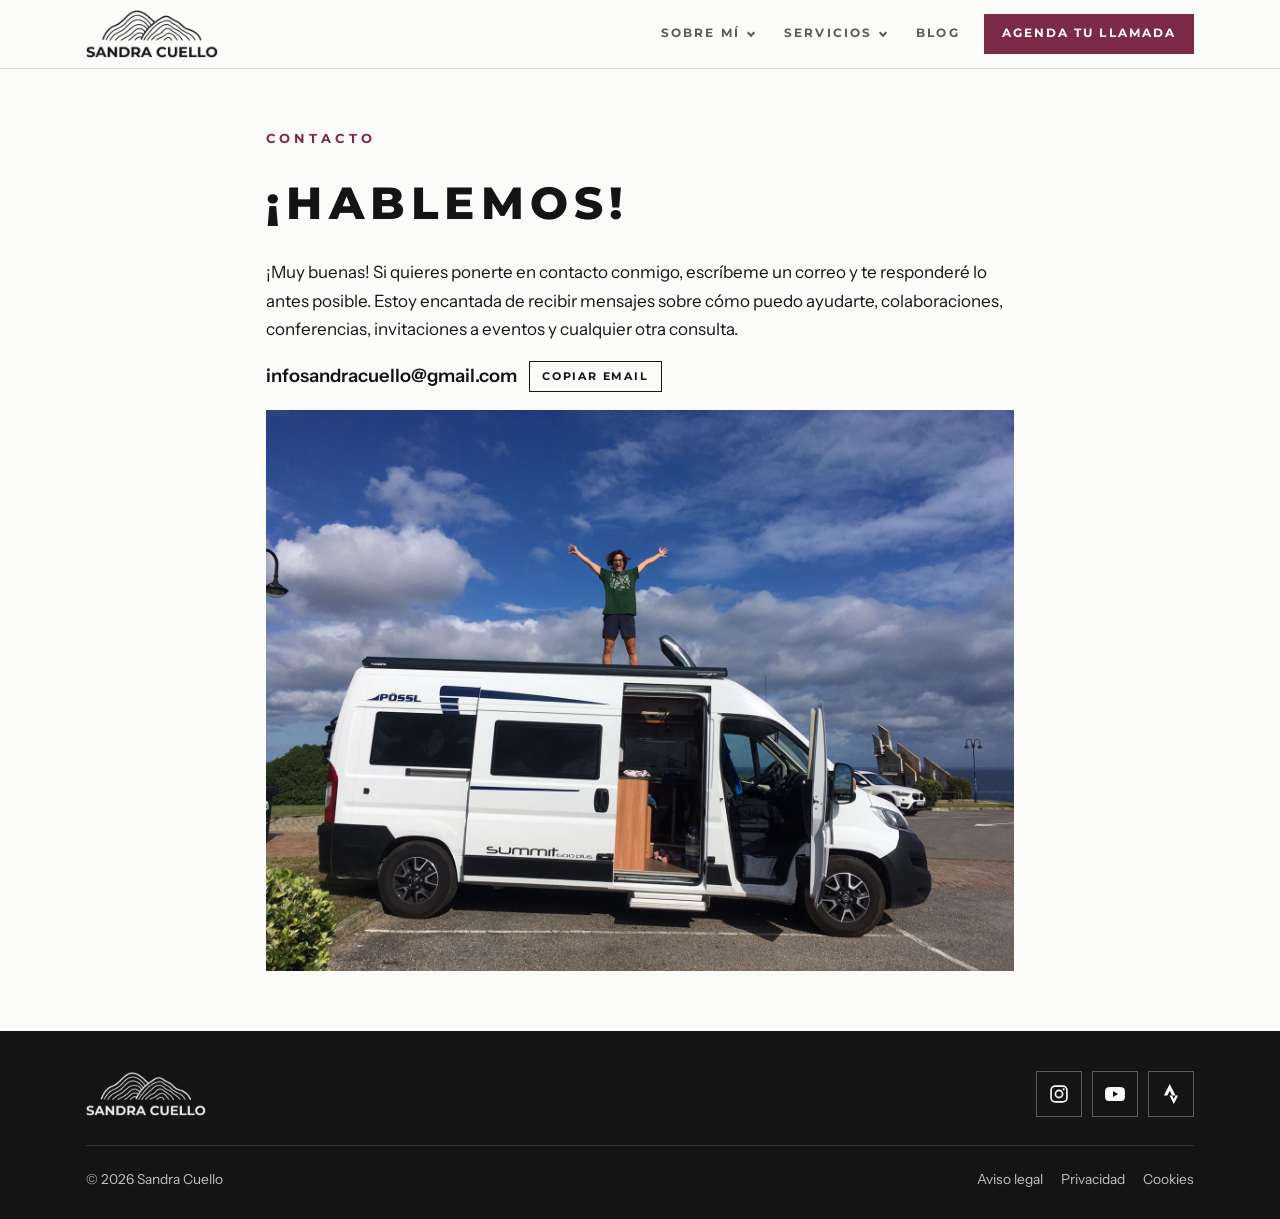
<file: contacto.html>
<!doctype html>
<html lang="es">
<head>
<meta charset="utf-8">
<meta name="viewport" content="width=device-width, initial-scale=1, viewport-fit=cover">
<title>Contacto · Sandra Cuello</title>
<meta name="claude:viewport-fit-sides" content="cover">
<meta name="description" content="Escribe a Sandra Cuello para entrenamientos, colaboraciones, conferencias, invitaciones a eventos o cualquier otra consulta.">
<meta property="og:type" content="website">
<meta property="og:site_name" content="Sandra Cuello">
<meta property="og:locale" content="es_ES">
<meta property="og:title" content="Contacto · Sandra Cuello">
<meta property="og:description" content="Escribe a Sandra Cuello para entrenamientos, colaboraciones, conferencias, invitaciones a eventos o cualquier otra consulta.">
<meta property="og:url" content="https://www.sandracuello.com/contacto">
<meta property="og:image" content="https://www.sandracuello.com/img/compartir.jpg">
<meta property="og:image:width" content="1200">
<meta property="og:image:height" content="630">
<meta property="og:image:alt" content="Sandra Cuello corriendo por una ladera del Pirineo">
<meta name="twitter:card" content="summary_large_image">
<link rel="icon" href="img/favicon.png">
<link rel="preconnect" href="https://fonts.googleapis.com">
<link rel="preconnect" href="https://fonts.gstatic.com" crossorigin>
<link rel="stylesheet" href="https://fonts.googleapis.com/css2?family=Montserrat:ital,wght@0,500;0,700;0,800;1,500;1,700;1,800&family=Instrument+Sans:wght@400;500;600&display=swap">
<link rel="stylesheet" href="css/styles.css">
</head>
<body>
<svg width="0" height="0" style="position:absolute" aria-hidden="true">
  <symbol id="i-chev" viewBox="0 0 12 12"><path d="M2 4l4 4 4-4"/></symbol>
  <symbol id="i-wa" viewBox="0 0 24 24"><path fill="currentColor" d="M12 2a10 10 0 0 0-8.6 15.1L2 22l5-1.3A10 10 0 1 0 12 2Zm0 18.2a8.2 8.2 0 0 1-4.2-1.2l-.3-.2-3 .8.8-2.9-.2-.3A8.2 8.2 0 1 1 12 20.2Zm4.5-6.1c-.2-.1-1.5-.7-1.7-.8s-.4-.1-.6.1-.7.8-.8 1-.3.2-.5.1a6.7 6.7 0 0 1-3.3-2.9c-.3-.4.3-.4.7-1.3.1-.2 0-.3 0-.4l-.8-1.8c-.2-.5-.4-.4-.6-.4h-.5a1 1 0 0 0-.7.3 3 3 0 0 0-.9 2.2 5.2 5.2 0 0 0 1.1 2.7 11.8 11.8 0 0 0 4.5 4c1.7.7 2.3.8 3.2.6a2.7 2.7 0 0 0 1.8-1.2 2.2 2.2 0 0 0 .1-1.3c0-.1-.2-.2-.5-.3Z"/></symbol>
  <symbol id="i-instagram" viewBox="0 0 24 24"><g fill="none" stroke="currentColor" stroke-width="2"><rect x="2.5" y="2.5" width="19" height="19" rx="5"/><circle cx="12" cy="12" r="4.3"/></g><circle cx="17.6" cy="6.4" r="1.3" fill="currentColor"/></symbol>
  <symbol id="i-strava" viewBox="0 0 24 24"><path fill="currentColor" d="M15.387 17.944l-2.089-4.116h-3.065L15.387 24l5.15-10.172h-3.066m-7.008-5.599l2.836 5.598h4.172L10.463 0l-7 13.828h4.169"/></symbol>
  <symbol id="i-youtube" viewBox="0 0 24 24"><path fill="currentColor" d="M23.498 6.186a3.016 3.016 0 0 0-2.122-2.136C19.505 3.545 12 3.545 12 3.545s-7.505 0-9.377.505A3.017 3.017 0 0 0 .502 6.186C0 8.07 0 12 0 12s0 3.93.502 5.814a3.016 3.016 0 0 0 2.122 2.136c1.871.505 9.376.505 9.376.505s7.505 0 9.377-.505a3.015 3.015 0 0 0 2.122-2.136C24 15.93 24 12 24 12s0-3.93-.502-5.814zM9.545 15.568V8.432L15.818 12l-6.273 3.568z"/></symbol>
  <symbol id="i-play" viewBox="0 0 24 24"><path d="M7 4v16l13-8Z"/></symbol>
</svg>
<a class="skip" href="#contenido">Saltar al contenido</a>
<header class="site-header">
  <div class="wrap">
    <a href="./" aria-label="Sandra Cuello, inicio"><img class="logo" src="img/logo.png" width="600" height="220" alt="Sandra Cuello"></a>
    <button class="menu-toggle" type="button" id="menu-toggle" aria-expanded="false" aria-controls="site-nav">Menú</button>
    <nav class="site-nav" id="site-nav" aria-label="Menú principal">
      <ul class="menu">
        <li class="has-sub" data-nav="quien">
          <button type="button" aria-expanded="false">Sobre mí<svg class="chev" aria-hidden="true"><use href="#i-chev"></use></svg></button>
          <ul class="submenu">
            <li><a href="quien-soy">Mi historia</a></li>
            <li><a href="quien-soy#palmares">Trayectoria deportiva</a></li>
            <li><a href="quien-soy#retos">Próximos retos</a></li>
            <li><a href="quien-soy#prensa">Prensa</a></li>
          </ul>
        </li>
        <li class="has-sub" data-nav="servicios">
          <button type="button" aria-expanded="false">Servicios<svg class="chev" aria-hidden="true"><use href="#i-chev"></use></svg></button>
          <ul class="submenu">
            <li><a href="entrenamientos">Entrenamiento online<small>Plan personalizado de trail running</small></a></li>
            <li><a href="charlas">Charlas y talleres<small>Colegios, ayuntamientos, asociaciones y clubes</small></a></li>
            <li><a href="academia">Academia<small>Formación online · próximamente</small></a></li>
          </ul>
        </li>
        <li data-nav="blog"><a href="blog">Blog</a></li>
        <li class="nav-cta"><a class="btn btn-accent" href="entrenamientos#llamada">Agenda tu llamada</a></li>
      </ul>
    </nav>
  </div>
</header>

<main id="contenido">
<section class="section">
  <div class="wrap narrow">
    <div class="contact-info">
      <p class="tracked accent">Contacto</p>
      <h1 style="font-weight: 800; font-size: clamp(1.8rem, 1rem + 2.6vw, 2.8rem); letter-spacing: .14em; text-transform: uppercase">¡Hablemos!</h1>
      <p>¡Muy buenas! Si quieres ponerte en contacto conmigo, escríbeme un correo y te responderé lo antes posible. Estoy encantada de recibir mensajes sobre cómo puedo ayudarte, colaboraciones, conferencias, invitaciones a eventos y cualquier otra consulta.</p>
      <div class="email-line">
        <span id="email-text">infosandracuello@gmail.com</span>
        <button class="copy" id="copy-email" type="button">Copiar email</button>
      </div>
      <img src="img/furgo.jpg" width="1600" height="1200" alt="Sandra Cuello sobre el techo de su furgoneta camper" loading="lazy" style="width: 100%; aspect-ratio: 4 / 3; object-fit: cover">
    </div>
    <!-- PENDIENTE: formulario de contacto con Resend tras el lanzamiento -->
  </div>
</section>
</main>
<footer class="site-footer">
  <div class="wrap">
    <div class="foot-simple">
      <img class="logo" src="img/logo.png" width="600" height="220" alt="Sandra Cuello" loading="lazy">
      <div class="social">
        <a href="https://www.instagram.com/_sandracuello/" target="_blank" rel="noopener" aria-label="Instagram de Sandra Cuello"><svg aria-hidden="true"><use href="#i-instagram"></use></svg></a>
        <a href="https://www.youtube.com/@sandra.cuello" target="_blank" rel="noopener" aria-label="Canal de YouTube de Sandra Cuello"><svg aria-hidden="true"><use href="#i-youtube"></use></svg></a>
        <a href="https://www.strava.com/athletes/36335439" target="_blank" rel="noopener" aria-label="Strava de Sandra Cuello"><svg aria-hidden="true"><use href="#i-strava"></use></svg></a>
      </div>
    </div>
    <div class="foot-bottom">
      <span>© 2026 Sandra Cuello</span>
      <nav aria-label="Textos legales">
        <a href="aviso-legal">Aviso legal</a>
        <a href="privacidad">Privacidad</a>
        <a href="cookies">Cookies</a>
      </nav>
    </div>
  </div>
</footer>

<script src="js/main.js"></script>
</body>
</html>
</file>
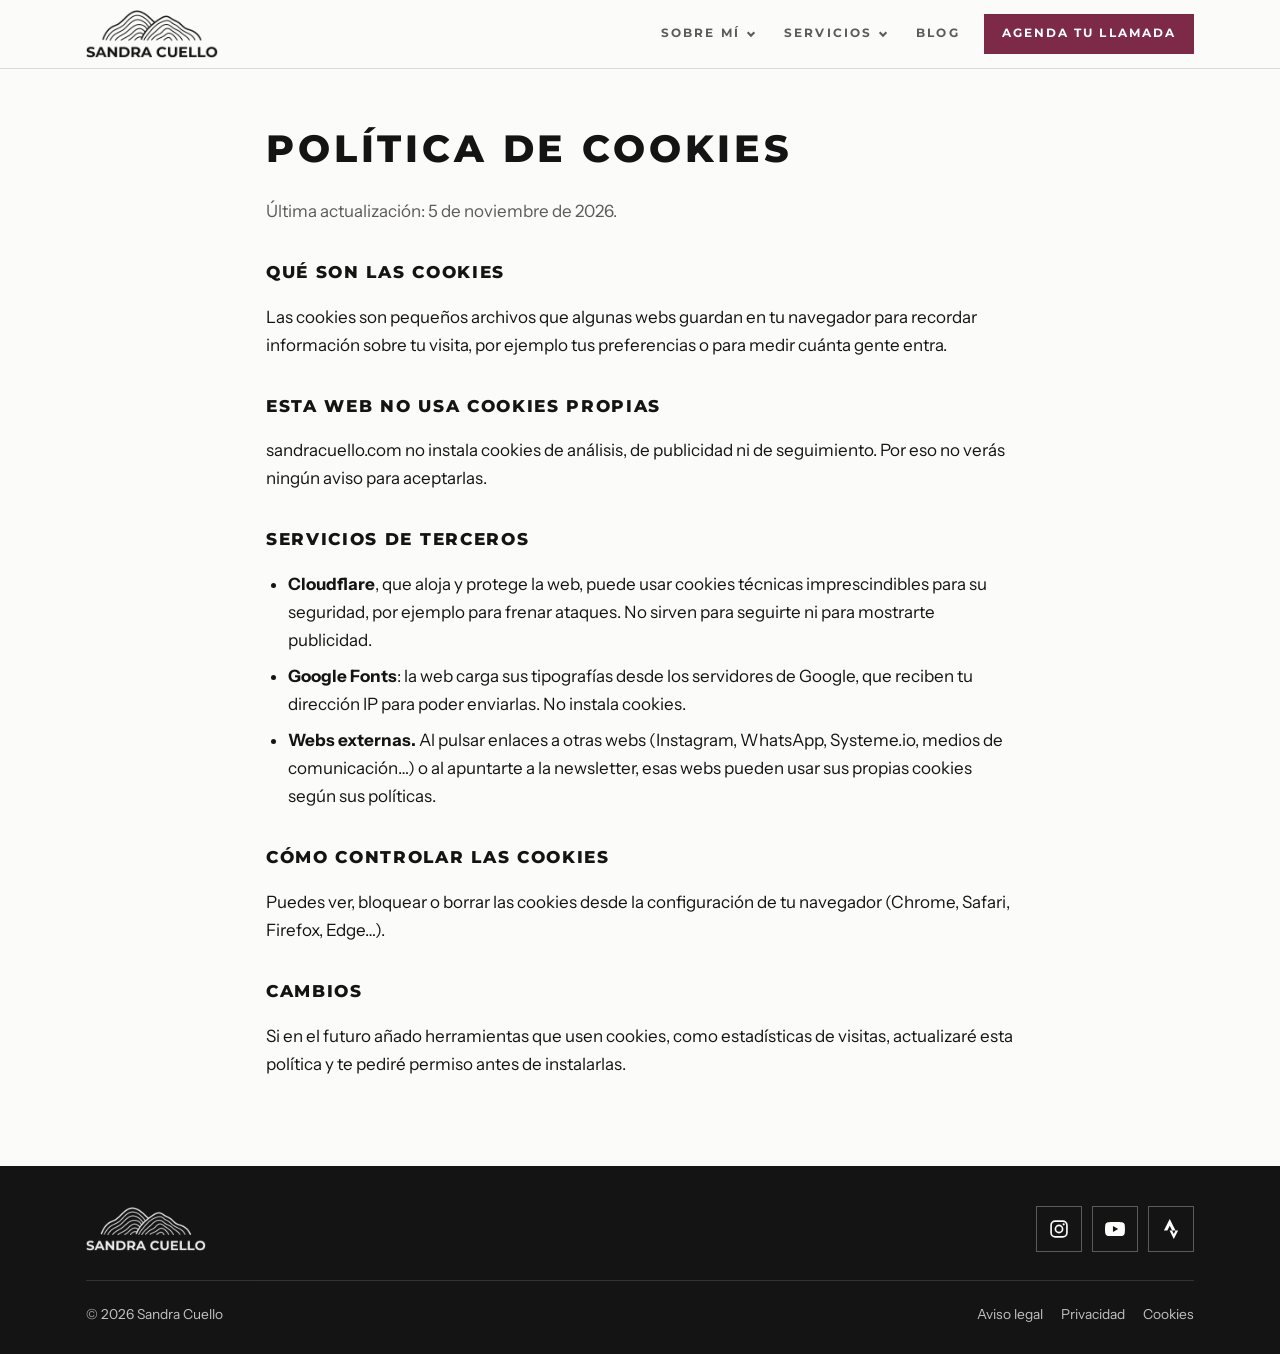
<file: cookies.html>
<!doctype html>
<html lang="es">
<head>
<meta charset="utf-8">
<meta name="viewport" content="width=device-width, initial-scale=1, viewport-fit=cover">
<title>Política de cookies · Sandra Cuello</title>
<meta name="claude:viewport-fit-sides" content="cover">
<meta name="description" content="Política de cookies de sandracuello.com.">
<meta property="og:type" content="website">
<meta property="og:site_name" content="Sandra Cuello">
<meta property="og:locale" content="es_ES">
<meta property="og:title" content="Política de cookies · Sandra Cuello">
<meta property="og:description" content="Política de cookies de sandracuello.com.">
<meta property="og:url" content="https://www.sandracuello.com/cookies">
<meta property="og:image" content="https://www.sandracuello.com/img/compartir.jpg">
<meta property="og:image:width" content="1200">
<meta property="og:image:height" content="630">
<meta property="og:image:alt" content="Sandra Cuello corriendo por una ladera del Pirineo">
<meta name="twitter:card" content="summary_large_image">
<link rel="icon" href="img/favicon.png">
<link rel="preconnect" href="https://fonts.googleapis.com">
<link rel="preconnect" href="https://fonts.gstatic.com" crossorigin>
<link rel="stylesheet" href="https://fonts.googleapis.com/css2?family=Montserrat:ital,wght@0,500;0,700;0,800;1,500;1,700;1,800&family=Instrument+Sans:wght@400;500;600&display=swap">
<link rel="stylesheet" href="css/styles.css">
</head>
<body>
<svg width="0" height="0" style="position:absolute" aria-hidden="true">
  <symbol id="i-chev" viewBox="0 0 12 12"><path d="M2 4l4 4 4-4"/></symbol>
  <symbol id="i-wa" viewBox="0 0 24 24"><path fill="currentColor" d="M12 2a10 10 0 0 0-8.6 15.1L2 22l5-1.3A10 10 0 1 0 12 2Zm0 18.2a8.2 8.2 0 0 1-4.2-1.2l-.3-.2-3 .8.8-2.9-.2-.3A8.2 8.2 0 1 1 12 20.2Zm4.5-6.1c-.2-.1-1.5-.7-1.7-.8s-.4-.1-.6.1-.7.8-.8 1-.3.2-.5.1a6.7 6.7 0 0 1-3.3-2.9c-.3-.4.3-.4.7-1.3.1-.2 0-.3 0-.4l-.8-1.8c-.2-.5-.4-.4-.6-.4h-.5a1 1 0 0 0-.7.3 3 3 0 0 0-.9 2.2 5.2 5.2 0 0 0 1.1 2.7 11.8 11.8 0 0 0 4.5 4c1.7.7 2.3.8 3.2.6a2.7 2.7 0 0 0 1.8-1.2 2.2 2.2 0 0 0 .1-1.3c0-.1-.2-.2-.5-.3Z"/></symbol>
  <symbol id="i-instagram" viewBox="0 0 24 24"><g fill="none" stroke="currentColor" stroke-width="2"><rect x="2.5" y="2.5" width="19" height="19" rx="5"/><circle cx="12" cy="12" r="4.3"/></g><circle cx="17.6" cy="6.4" r="1.3" fill="currentColor"/></symbol>
  <symbol id="i-strava" viewBox="0 0 24 24"><path fill="currentColor" d="M15.387 17.944l-2.089-4.116h-3.065L15.387 24l5.15-10.172h-3.066m-7.008-5.599l2.836 5.598h4.172L10.463 0l-7 13.828h4.169"/></symbol>
  <symbol id="i-youtube" viewBox="0 0 24 24"><path fill="currentColor" d="M23.498 6.186a3.016 3.016 0 0 0-2.122-2.136C19.505 3.545 12 3.545 12 3.545s-7.505 0-9.377.505A3.017 3.017 0 0 0 .502 6.186C0 8.07 0 12 0 12s0 3.93.502 5.814a3.016 3.016 0 0 0 2.122 2.136c1.871.505 9.376.505 9.376.505s7.505 0 9.377-.505a3.015 3.015 0 0 0 2.122-2.136C24 15.93 24 12 24 12s0-3.93-.502-5.814zM9.545 15.568V8.432L15.818 12l-6.273 3.568z"/></symbol>
  <symbol id="i-play" viewBox="0 0 24 24"><path d="M7 4v16l13-8Z"/></symbol>
</svg>
<a class="skip" href="#contenido">Saltar al contenido</a>
<header class="site-header">
  <div class="wrap">
    <a href="./" aria-label="Sandra Cuello, inicio"><img class="logo" src="img/logo.png" width="600" height="220" alt="Sandra Cuello"></a>
    <button class="menu-toggle" type="button" id="menu-toggle" aria-expanded="false" aria-controls="site-nav">Menú</button>
    <nav class="site-nav" id="site-nav" aria-label="Menú principal">
      <ul class="menu">
        <li class="has-sub" data-nav="quien">
          <button type="button" aria-expanded="false">Sobre mí<svg class="chev" aria-hidden="true"><use href="#i-chev"></use></svg></button>
          <ul class="submenu">
            <li><a href="quien-soy">Mi historia</a></li>
            <li><a href="quien-soy#palmares">Trayectoria deportiva</a></li>
            <li><a href="quien-soy#retos">Próximos retos</a></li>
            <li><a href="quien-soy#prensa">Prensa</a></li>
          </ul>
        </li>
        <li class="has-sub" data-nav="servicios">
          <button type="button" aria-expanded="false">Servicios<svg class="chev" aria-hidden="true"><use href="#i-chev"></use></svg></button>
          <ul class="submenu">
            <li><a href="entrenamientos">Entrenamiento online<small>Plan personalizado de trail running</small></a></li>
            <li><a href="charlas">Charlas y talleres<small>Colegios, ayuntamientos, asociaciones y clubes</small></a></li>
            <li><a href="academia">Academia<small>Formación online · próximamente</small></a></li>
          </ul>
        </li>
        <li data-nav="blog"><a href="blog">Blog</a></li>
        <li class="nav-cta"><a class="btn btn-accent" href="entrenamientos#llamada">Agenda tu llamada</a></li>
      </ul>
    </nav>
  </div>
</header>

<main id="contenido">
<section class="wrap narrow legal">
  <h1>Política de cookies</h1>
  <p class="muted">Última actualización: 5 de noviembre de 2026.</p>

  <h2>Qué son las cookies</h2>
  <p>Las cookies son pequeños archivos que algunas webs guardan en tu navegador para recordar información sobre tu visita, por ejemplo tus preferencias o para medir cuánta gente entra.</p>

  <h2>Esta web no usa cookies propias</h2>
  <p>sandracuello.com no instala cookies de análisis, de publicidad ni de seguimiento. Por eso no verás ningún aviso para aceptarlas.</p>

  <h2>Servicios de terceros</h2>
  <ul>
    <li><strong>Cloudflare</strong>, que aloja y protege la web, puede usar cookies técnicas imprescindibles para su seguridad, por ejemplo para frenar ataques. No sirven para seguirte ni para mostrarte publicidad.</li>
    <li><strong>Google Fonts</strong>: la web carga sus tipografías desde los servidores de Google, que reciben tu dirección IP para poder enviarlas. No instala cookies.</li>
    <li><strong>Webs externas.</strong> Al pulsar enlaces a otras webs (Instagram, WhatsApp, Systeme.io, medios de comunicación…) o al apuntarte a la newsletter, esas webs pueden usar sus propias cookies según sus políticas.</li>
  </ul>

  <h2>Cómo controlar las cookies</h2>
  <p>Puedes ver, bloquear o borrar las cookies desde la configuración de tu navegador (Chrome, Safari, Firefox, Edge…).</p>

  <h2>Cambios</h2>
  <p>Si en el futuro añado herramientas que usen cookies, como estadísticas de visitas, actualizaré esta política y te pediré permiso antes de instalarlas.</p>
</section>
</main>
<footer class="site-footer">
  <div class="wrap">
    <div class="foot-simple">
      <img class="logo" src="img/logo.png" width="600" height="220" alt="Sandra Cuello" loading="lazy">
      <div class="social">
        <a href="https://www.instagram.com/_sandracuello/" target="_blank" rel="noopener" aria-label="Instagram de Sandra Cuello"><svg aria-hidden="true"><use href="#i-instagram"></use></svg></a>
        <a href="https://www.youtube.com/@sandra.cuello" target="_blank" rel="noopener" aria-label="Canal de YouTube de Sandra Cuello"><svg aria-hidden="true"><use href="#i-youtube"></use></svg></a>
        <a href="https://www.strava.com/athletes/36335439" target="_blank" rel="noopener" aria-label="Strava de Sandra Cuello"><svg aria-hidden="true"><use href="#i-strava"></use></svg></a>
      </div>
    </div>
    <div class="foot-bottom">
      <span>© 2026 Sandra Cuello</span>
      <nav aria-label="Textos legales">
        <a href="aviso-legal">Aviso legal</a>
        <a href="privacidad">Privacidad</a>
        <a href="cookies">Cookies</a>
      </nav>
    </div>
  </div>
</footer>

<script src="js/main.js"></script>
</body>
</html>
</file>
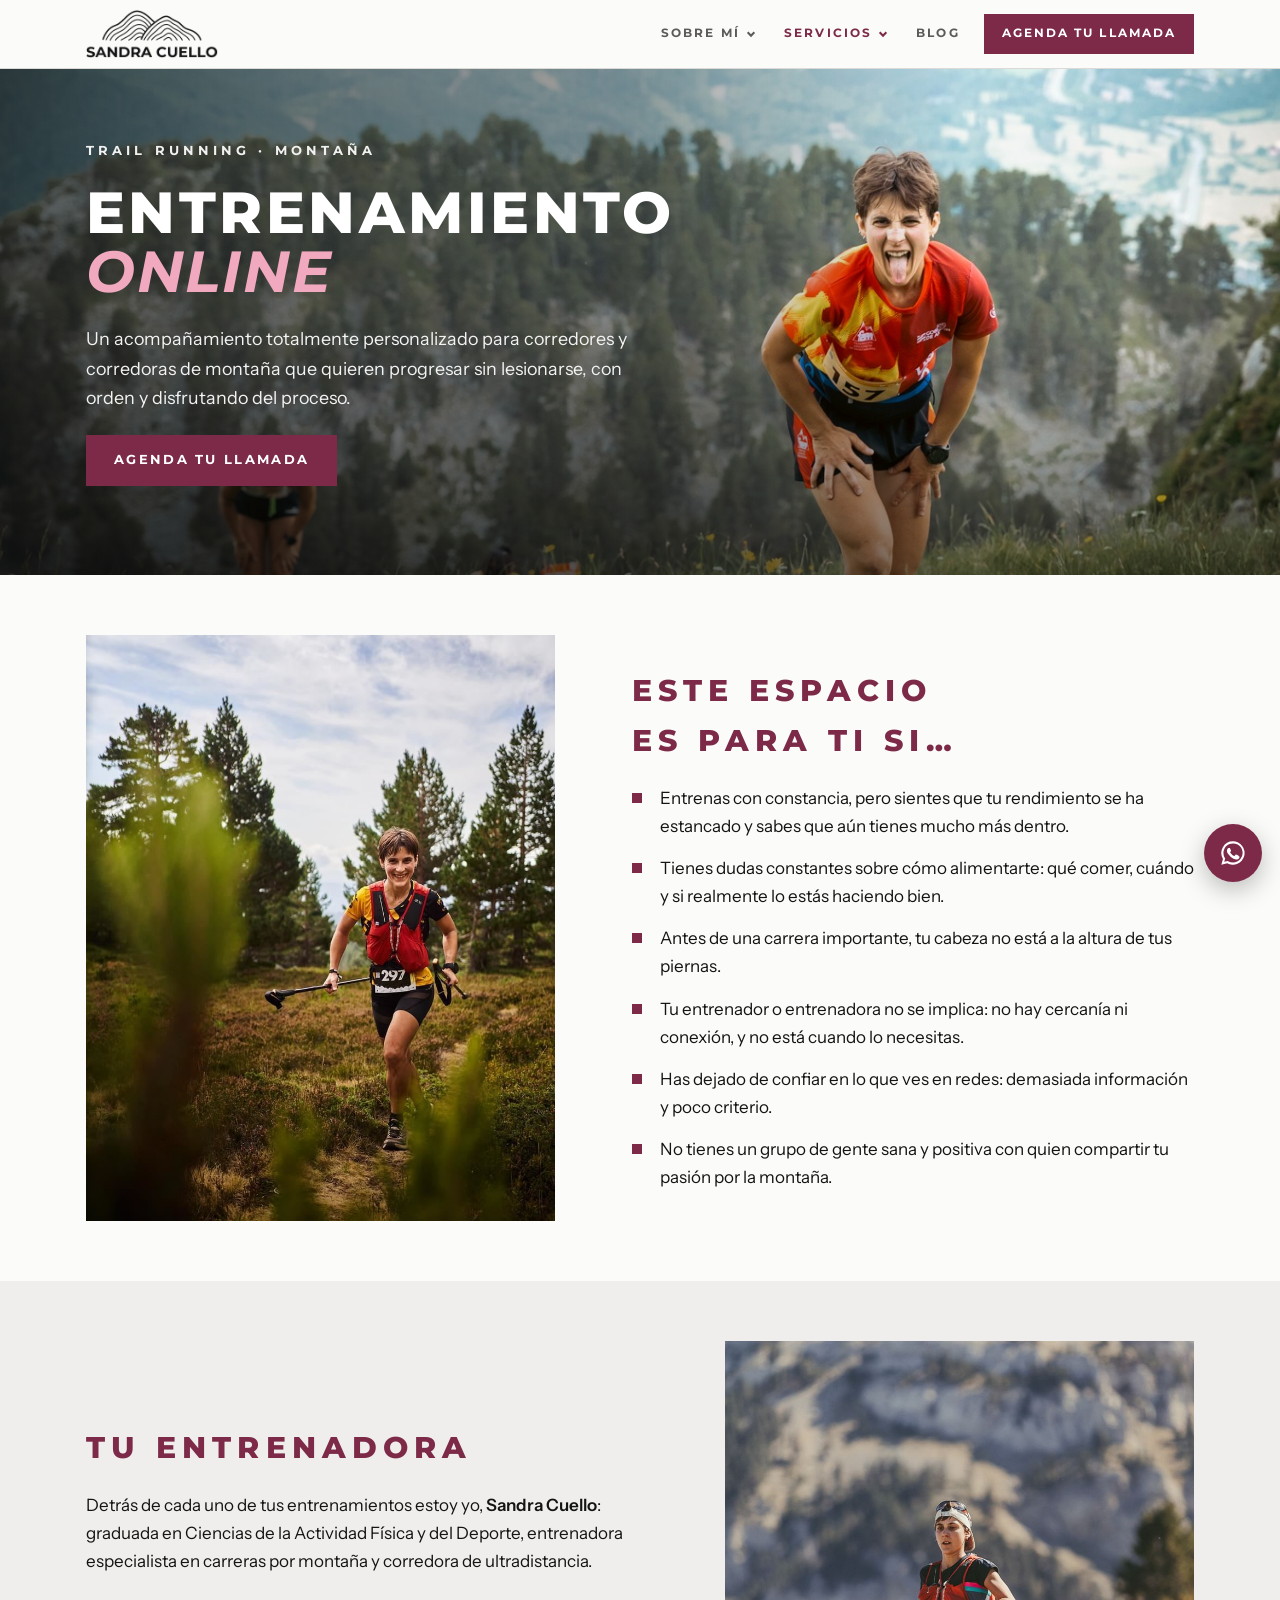
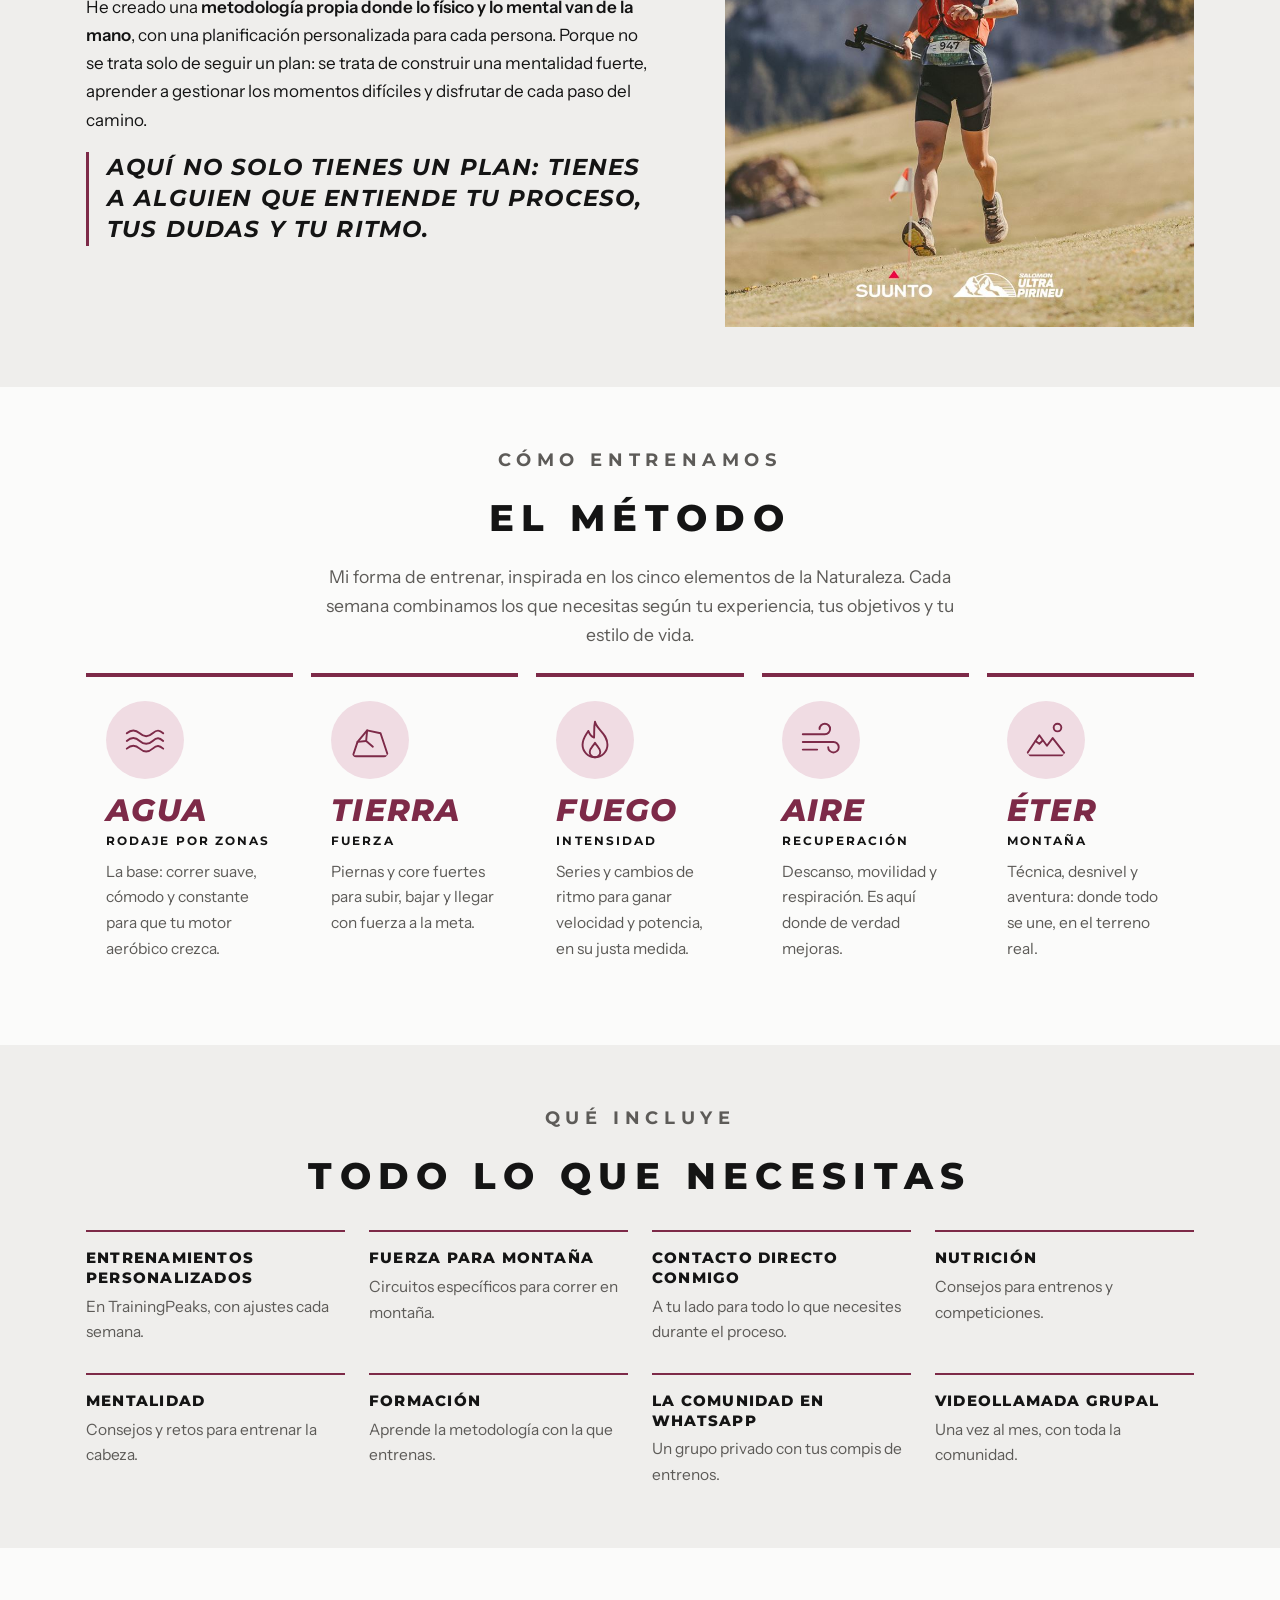
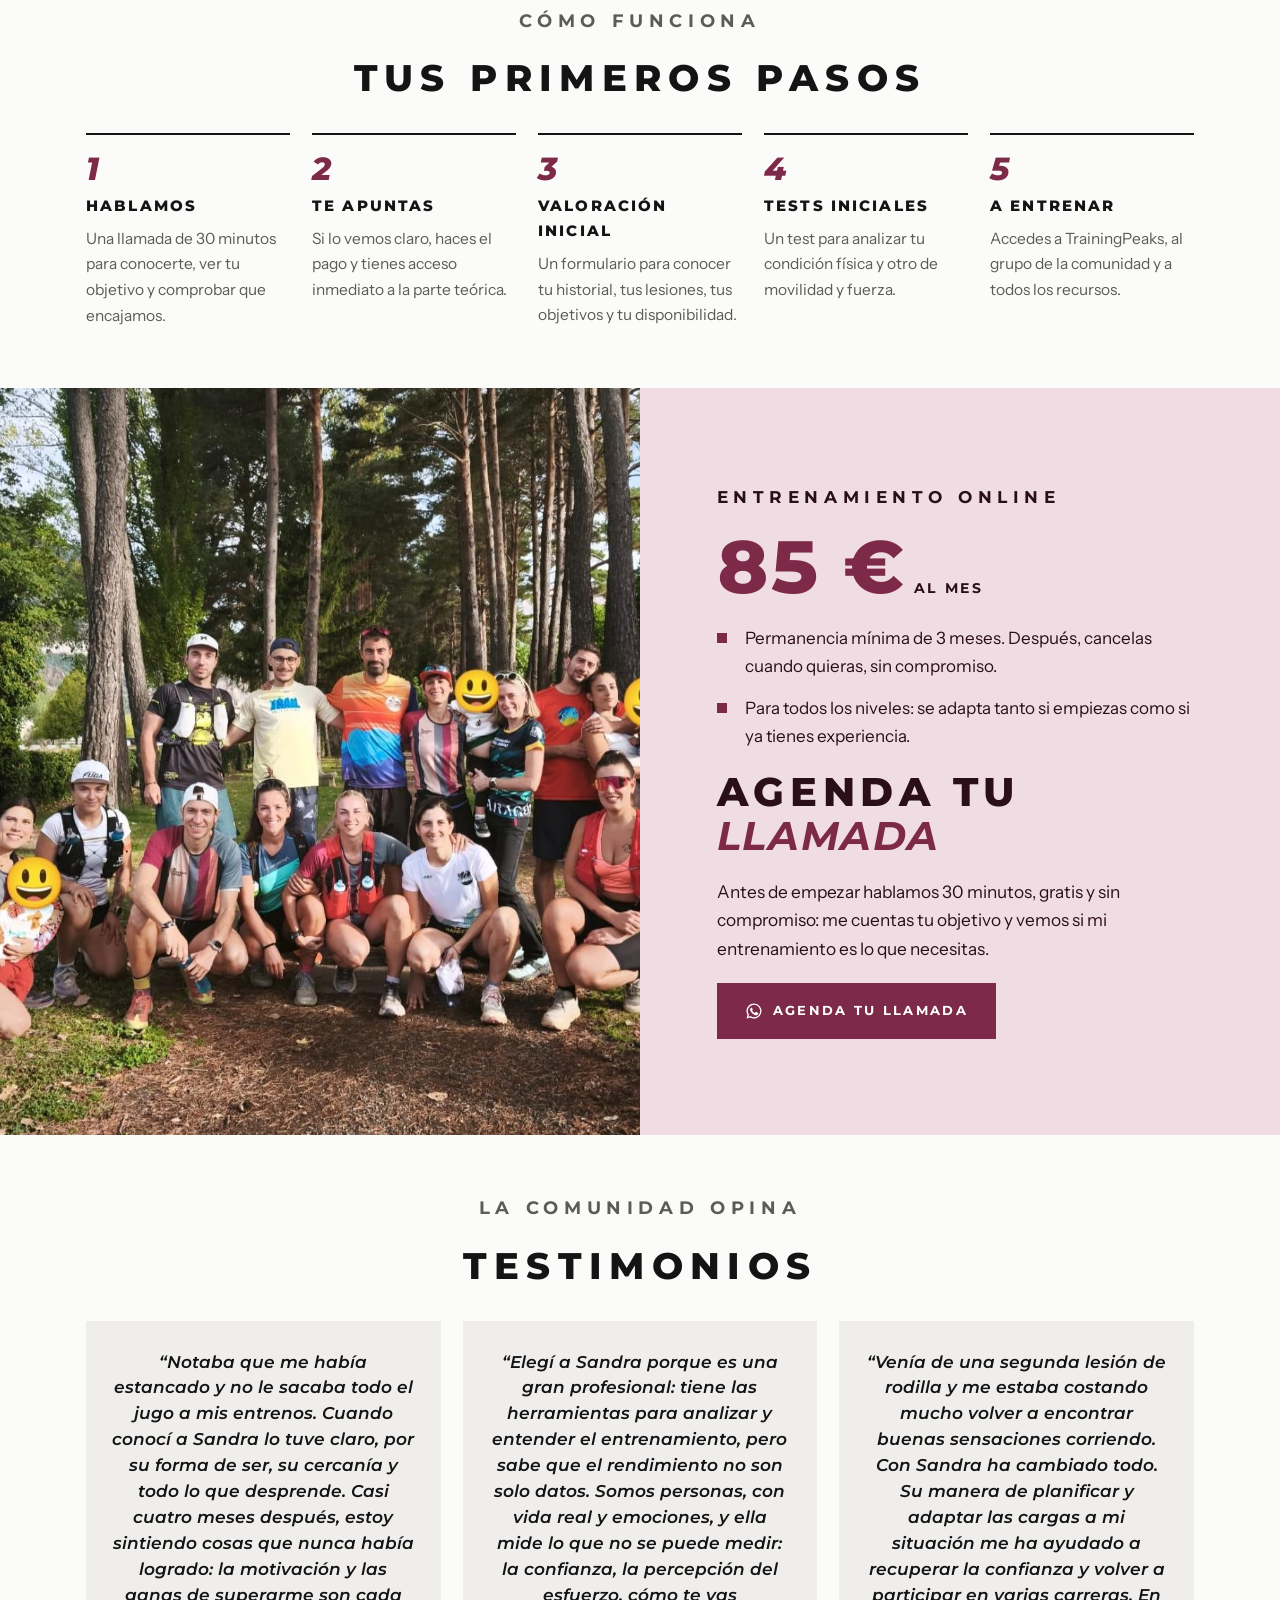
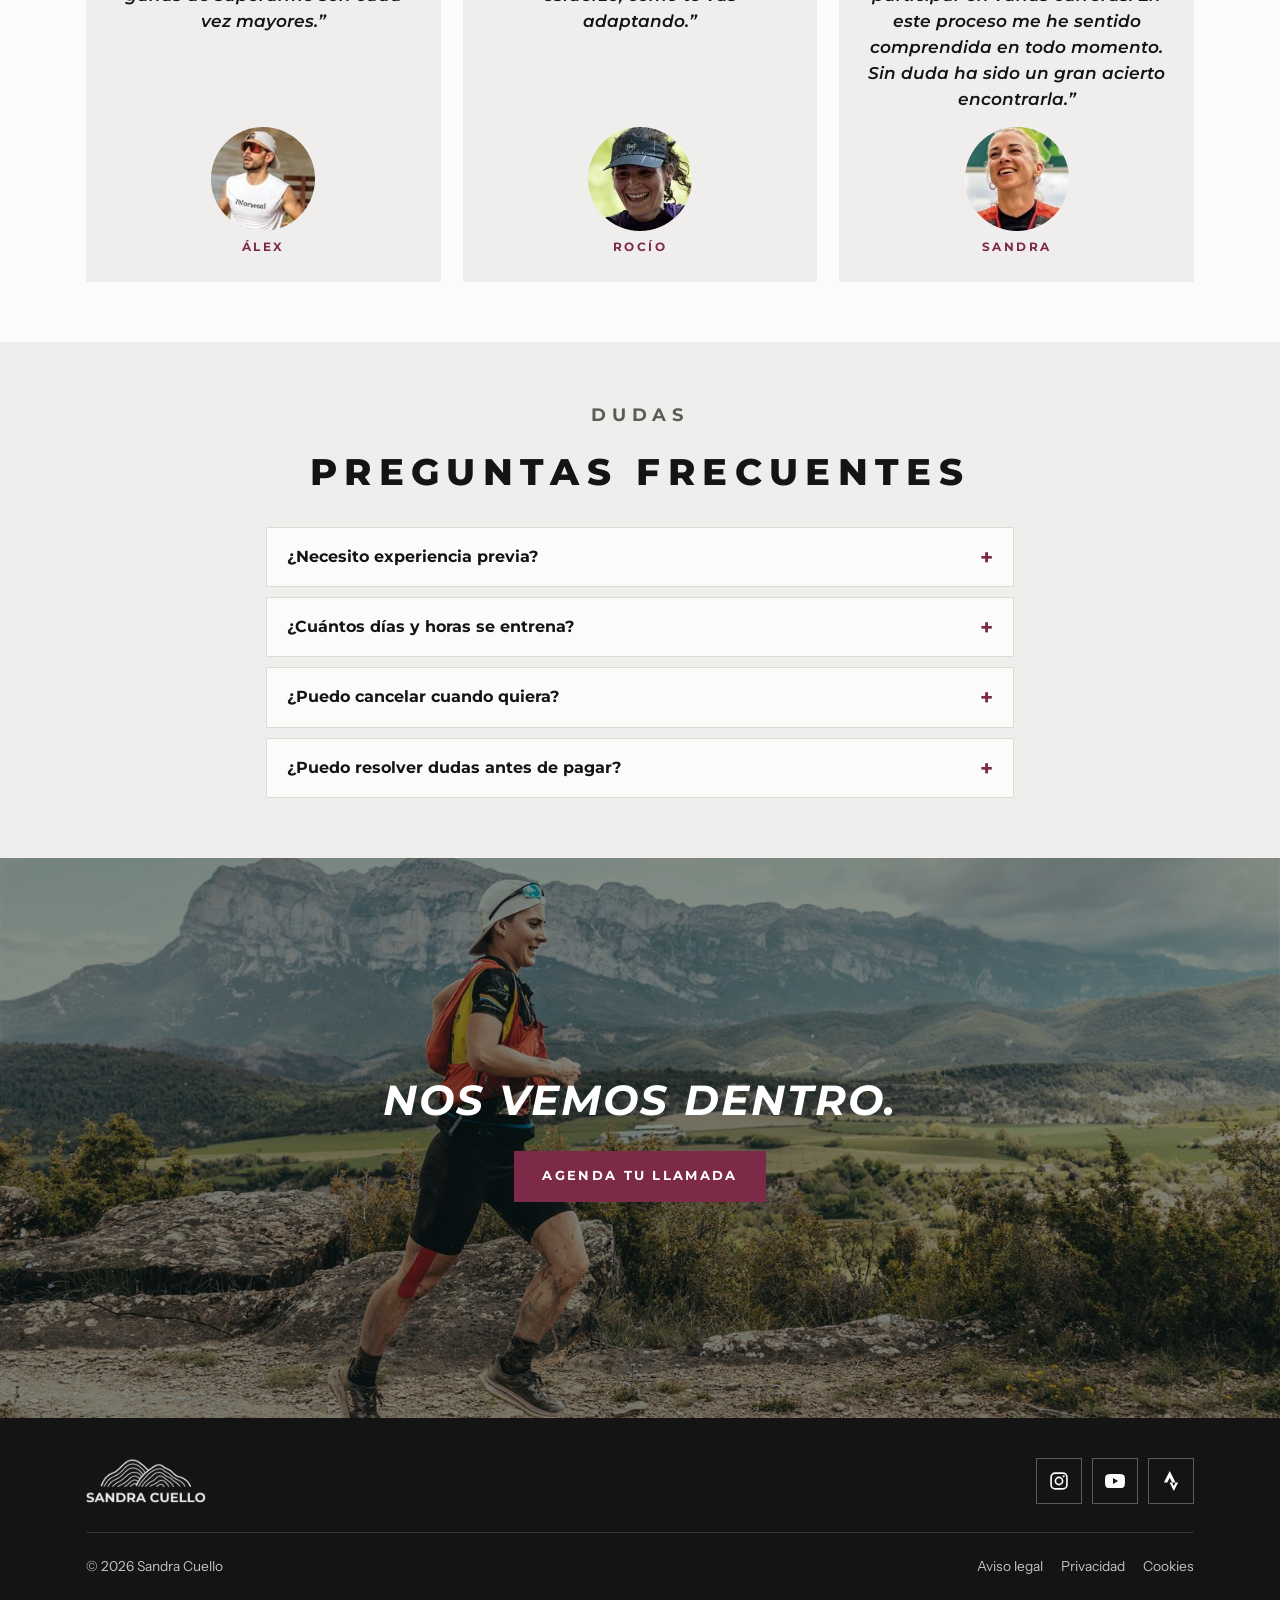
<file: entrenamientos.html>
<!doctype html>
<html lang="es">
<head>
<meta charset="utf-8">
<meta name="viewport" content="width=device-width, initial-scale=1, viewport-fit=cover">
<title>Entrenamiento online · Sandra Cuello</title>
<meta name="claude:viewport-fit-sides" content="cover">
<meta name="description" content="Entrenamiento online totalmente personalizado de trail running con Sandra Cuello y su método. Plan en TrainingPeaks, fuerza, nutrición, mentalidad y comunidad por 85 € al mes.">
<meta property="og:type" content="website">
<meta property="og:site_name" content="Sandra Cuello">
<meta property="og:locale" content="es_ES">
<meta property="og:title" content="Entrenamiento online · Sandra Cuello">
<meta property="og:description" content="Entrenamiento online totalmente personalizado de trail running con Sandra Cuello y su método. Plan en TrainingPeaks, fuerza, nutrición, mentalidad y comunidad por 85 € al mes.">
<meta property="og:url" content="https://www.sandracuello.com/entrenamientos">
<meta property="og:image" content="https://www.sandracuello.com/img/compartir.jpg">
<meta property="og:image:width" content="1200">
<meta property="og:image:height" content="630">
<meta property="og:image:alt" content="Sandra Cuello corriendo por una ladera del Pirineo">
<meta name="twitter:card" content="summary_large_image">
<link rel="icon" href="img/favicon.png">
<link rel="preconnect" href="https://fonts.googleapis.com">
<link rel="preconnect" href="https://fonts.gstatic.com" crossorigin>
<link rel="stylesheet" href="https://fonts.googleapis.com/css2?family=Montserrat:ital,wght@0,500;0,700;0,800;1,500;1,700;1,800&family=Instrument+Sans:wght@400;500;600&display=swap">
<link rel="stylesheet" href="css/styles.css">
</head>
<body>
<svg width="0" height="0" style="position:absolute" aria-hidden="true">
  <symbol id="i-chev" viewBox="0 0 12 12"><path d="M2 4l4 4 4-4"/></symbol>
  <symbol id="i-wa" viewBox="0 0 24 24"><path fill="currentColor" d="M12 2a10 10 0 0 0-8.6 15.1L2 22l5-1.3A10 10 0 1 0 12 2Zm0 18.2a8.2 8.2 0 0 1-4.2-1.2l-.3-.2-3 .8.8-2.9-.2-.3A8.2 8.2 0 1 1 12 20.2Zm4.5-6.1c-.2-.1-1.5-.7-1.7-.8s-.4-.1-.6.1-.7.8-.8 1-.3.2-.5.1a6.7 6.7 0 0 1-3.3-2.9c-.3-.4.3-.4.7-1.3.1-.2 0-.3 0-.4l-.8-1.8c-.2-.5-.4-.4-.6-.4h-.5a1 1 0 0 0-.7.3 3 3 0 0 0-.9 2.2 5.2 5.2 0 0 0 1.1 2.7 11.8 11.8 0 0 0 4.5 4c1.7.7 2.3.8 3.2.6a2.7 2.7 0 0 0 1.8-1.2 2.2 2.2 0 0 0 .1-1.3c0-.1-.2-.2-.5-.3Z"/></symbol>
  <symbol id="i-instagram" viewBox="0 0 24 24"><g fill="none" stroke="currentColor" stroke-width="2"><rect x="2.5" y="2.5" width="19" height="19" rx="5"/><circle cx="12" cy="12" r="4.3"/></g><circle cx="17.6" cy="6.4" r="1.3" fill="currentColor"/></symbol>
  <symbol id="i-strava" viewBox="0 0 24 24"><path fill="currentColor" d="M15.387 17.944l-2.089-4.116h-3.065L15.387 24l5.15-10.172h-3.066m-7.008-5.599l2.836 5.598h4.172L10.463 0l-7 13.828h4.169"/></symbol>
  <symbol id="i-youtube" viewBox="0 0 24 24"><path fill="currentColor" d="M23.498 6.186a3.016 3.016 0 0 0-2.122-2.136C19.505 3.545 12 3.545 12 3.545s-7.505 0-9.377.505A3.017 3.017 0 0 0 .502 6.186C0 8.07 0 12 0 12s0 3.93.502 5.814a3.016 3.016 0 0 0 2.122 2.136c1.871.505 9.376.505 9.376.505s7.505 0 9.377-.505a3.015 3.015 0 0 0 2.122-2.136C24 15.93 24 12 24 12s0-3.93-.502-5.814zM9.545 15.568V8.432L15.818 12l-6.273 3.568z"/></symbol>
  <symbol id="i-play" viewBox="0 0 24 24"><path d="M7 4v16l13-8Z"/></symbol>
</svg>
<a class="skip" href="#contenido">Saltar al contenido</a>
<header class="site-header">
  <div class="wrap">
    <a href="./" aria-label="Sandra Cuello, inicio"><img class="logo" src="img/logo.png" width="600" height="220" alt="Sandra Cuello"></a>
    <button class="menu-toggle" type="button" id="menu-toggle" aria-expanded="false" aria-controls="site-nav">Menú</button>
    <nav class="site-nav" id="site-nav" aria-label="Menú principal">
      <ul class="menu">
        <li class="has-sub" data-nav="quien">
          <button type="button" aria-expanded="false">Sobre mí<svg class="chev" aria-hidden="true"><use href="#i-chev"></use></svg></button>
          <ul class="submenu">
            <li><a href="quien-soy">Mi historia</a></li>
            <li><a href="quien-soy#palmares">Trayectoria deportiva</a></li>
            <li><a href="quien-soy#retos">Próximos retos</a></li>
            <li><a href="quien-soy#prensa">Prensa</a></li>
          </ul>
        </li>
        <li class="has-sub is-current" data-nav="servicios">
          <button type="button" aria-expanded="false">Servicios<svg class="chev" aria-hidden="true"><use href="#i-chev"></use></svg></button>
          <ul class="submenu">
            <li><a href="entrenamientos">Entrenamiento online<small>Plan personalizado de trail running</small></a></li>
            <li><a href="charlas">Charlas y talleres<small>Colegios, ayuntamientos, asociaciones y clubes</small></a></li>
            <li><a href="academia">Academia<small>Formación online · próximamente</small></a></li>
          </ul>
        </li>
        <li data-nav="blog"><a href="blog">Blog</a></li>
        <li class="nav-cta"><a class="btn btn-accent" href="entrenamientos#llamada">Agenda tu llamada</a></li>
      </ul>
    </nav>
  </div>
</header>

<main id="contenido">
<section class="hero page-hero on-photo hero-full">
  <img src="img/entrena-subida.jpg" width="1350" height="1080" alt="Sandra Cuello sacando la lengua mientras sube una ladera muy empinada, con el valle al fondo" fetchpriority="high" style="object-position: 75% 62%">
  <div class="wrap">
    <p class="tracked">Trail running · Montaña</p>
    <h1>Entrenamiento <span>online</span></h1>
    <p class="lede">Un acompañamiento totalmente personalizado para corredores y corredoras de montaña que quieren progresar sin lesionarse, con orden y disfrutando del proceso.</p>
    <a class="btn btn-accent" href="#llamada">Agenda tu llamada</a>
  </div>
</section>

<section class="section">
  <div class="wrap intro">
    <figure>
      <img src="img/entrena-sola.jpg" width="857" height="1286" alt="Sandra Cuello corriendo con bastones por un pinar" loading="lazy">
    </figure>
    <div class="intro-text">
      <h2>Este espacio es para ti si…</h2>
      <ul class="benefits">
        <li>Entrenas con constancia, pero sientes que tu rendimiento se ha estancado y sabes que aún tienes mucho más dentro.</li>
        <li>Tienes dudas constantes sobre cómo alimentarte: qué comer, cuándo y si realmente lo estás haciendo bien.</li>
        <li>Antes de una carrera importante, tu cabeza no está a la altura de tus piernas.</li>
        <li>Tu entrenador o entrenadora no se implica: no hay cercanía ni conexión, y no está cuando lo necesitas.</li>
        <li>Has dejado de confiar en lo que ves en redes: demasiada información y poco criterio.</li>
        <li>No tienes un grupo de gente sana y positiva con quien compartir tu pasión por la montaña.</li>
      </ul>
    </div>
  </div>
</section>

<section class="section mist">
  <div class="wrap intro flip">
    <figure>
      <img src="img/bajada.jpg" width="1600" height="1066" alt="Sandra Cuello bajando con bastones por una ladera de montaña" loading="lazy">
    </figure>
    <div class="intro-text">
      <h2>Tu entrenadora</h2>
      <p>Detrás de cada uno de tus entrenamientos estoy yo, <strong>Sandra Cuello</strong>: graduada en Ciencias de la Actividad Física y del Deporte, entrenadora especialista en carreras por montaña y corredora de ultradistancia.</p>
      <p>He creado una <strong>metodología propia donde lo físico y lo mental van de la mano</strong>, con una planificación personalizada para cada persona. Porque no se trata solo de seguir un plan: se trata de construir una mentalidad fuerte, aprender a gestionar los momentos difíciles y disfrutar de cada paso del camino.</p>
      <p class="quote">Aquí no solo tienes un plan: tienes a alguien que entiende tu proceso, tus dudas y tu ritmo.</p>
    </div>
  </div>
</section>

<section class="section" id="metodo">
  <div class="wrap">
    <div class="section-title">
      <p class="tracked accent">Cómo entrenamos</p>
      <h2>El Método</h2>
      <p>Mi forma de entrenar, inspirada en los cinco elementos de la Naturaleza. Cada semana combinamos los que necesitas según tu experiencia, tus objetivos y tu estilo de vida.</p>
    </div>
    <ol class="elements">
      <li><svg class="el-icon" viewBox="0 0 48 48" aria-hidden="true" focusable="false"><path d="M5 17c4.5-4 9-4 13.5 0s9 4 13.5 0 7-3.5 11 0"/><path d="M5 25c4.5-4 9-4 13.5 0s9 4 13.5 0 7-3.5 11 0"/><path d="M5 33c4.5-4 9-4 13.5 0s9 4 13.5 0 7-3.5 11 0"/></svg><b>Agua</b><span>Rodaje por zonas</span><p>La base: correr suave, cómodo y constante para que tu motor aeróbico crezca.</p></li>
      <li><svg class="el-icon" viewBox="0 0 48 48" aria-hidden="true" focusable="false"><path d="M3 41h42"/><path d="M6 41l5-15 10-12 14 3 8 24"/><path d="M21 14l-1 11 7 6"/><path d="M11 26l9-1"/></svg><b>Tierra</b><span>Fuerza</span><p>Piernas y core fuertes para subir, bajar y llegar con fuerza a la meta.</p></li>
      <li><svg class="el-icon" viewBox="0 0 48 48" aria-hidden="true" focusable="false"><path d="M24 5c1.5 8 13 12 13 24a13 13 0 0 1-26 0c0-6.5 3.5-10 6-14.5 1.5 4 3.5 6 6 7 .5-5-.5-10 1-16.5z"/><path d="M24 42a5.5 5.5 0 0 1-5.5-5.5c0-3.5 3-5.5 5.5-9.5 2.5 4 5.5 6 5.5 9.5A5.5 5.5 0 0 1 24 42z"/></svg><b>Fuego</b><span>Intensidad</span><p>Series y cambios de ritmo para ganar velocidad y potencia, en su justa medida.</p></li>
      <li><svg class="el-icon" viewBox="0 0 48 48" aria-hidden="true" focusable="false"><path d="M5 18h23a5.5 5.5 0 1 0-5.5-5.5"/><path d="M5 26h32a5.5 5.5 0 1 1-5.5 5.5"/><path d="M5 34h15"/></svg><b>Aire</b><span>Recuperación</span><p>Descanso, movilidad y respiración. Es aquí donde de verdad mejoras.</p></li>
      <li><svg class="el-icon" viewBox="0 0 48 48" aria-hidden="true" focusable="false"><path d="M3 40l14-21 8 11 6-8 14 18z"/><path d="M13 25l4 3 3-3"/><circle cx="36" cy="11" r="4"/></svg><b>Éter</b><span>Montaña</span><p>Técnica, desnivel y aventura: donde todo se une, en el terreno real.</p></li>
    </ol>
  </div>
</section>

<section class="section mist">
  <div class="wrap">
    <div class="section-title">
      <p class="tracked accent">Qué incluye</p>
      <h2>Todo lo que necesitas</h2>
    </div>
    <ul class="includes">
      <li><b>Entrenamientos personalizados</b><span>En TrainingPeaks, con ajustes cada semana.</span></li>
      <li><b>Fuerza para montaña</b><span>Circuitos específicos para correr en montaña.</span></li>
      <li><b>Contacto directo conmigo</b><span>A tu lado para todo lo que necesites durante el proceso.</span></li>
      <li><b>Nutrición</b><span>Consejos para entrenos y competiciones.</span></li>
      <li><b>Mentalidad</b><span>Consejos y retos para entrenar la cabeza.</span></li>
      <li><b>Formación</b><span>Aprende la metodología con la que entrenas.</span></li>
      <li><b>La comunidad en WhatsApp</b><span>Un grupo privado con tus compis de entrenos.</span></li>
      <li><b>Videollamada grupal</b><span>Una vez al mes, con toda la comunidad.</span></li>
    </ul>
  </div>
</section>

<section class="section">
  <div class="wrap">
    <div class="section-title">
      <p class="tracked accent">Cómo funciona</p>
      <h2>Tus primeros pasos</h2>
    </div>
    <ol class="steps five">
      <li><h3>Hablamos</h3><p>Una llamada de 30 minutos para conocerte, ver tu objetivo y comprobar que encajamos.</p></li>
      <li><h3>Te apuntas</h3><p>Si lo vemos claro, haces el pago y tienes acceso inmediato a la parte teórica.</p></li>
      <li><h3>Valoración inicial</h3><p>Un formulario para conocer tu historial, tus lesiones, tus objetivos y tu disponibilidad.</p></li>
      <li><h3>Tests iniciales</h3><p>Un test para analizar tu condición física y otro de movilidad y fuerza.</p></li>
      <li><h3>A entrenar</h3><p>Accedes a TrainingPeaks, al grupo de la comunidad y a todos los recursos.</p></li>
    </ol>
  </div>
</section>

<section class="split" id="precio">
  <img src="img/comunidad.jpg" width="1115" height="1060" alt="Foto de grupo de compis de entrenos entre pinos" style="object-position: 50% 70%" loading="lazy">
  <div class="panel" id="llamada">
    <p class="tracked">Entrenamiento online</p>
    <p class="price"><b>85 €</b><span>al mes</span></p>
    <ul class="benefits">
      <li>Permanencia mínima de 3 meses. Después, cancelas cuando quieras, sin compromiso.</li>
      <li>Para todos los niveles: se adapta tanto si empiezas como si ya tienes experiencia.</li>
    </ul>
    <h2>Agenda tu <span>llamada</span></h2>
    <p>Antes de empezar hablamos 30 minutos, gratis y sin compromiso: me cuentas tu objetivo y vemos si mi entrenamiento es lo que necesitas.</p>
    <!-- PENDIENTE: cambiar por el enlace de Calendly (llamada de 30 min) cuando Sandra lo cree -->
    <a class="btn btn-accent" href="https://wa.me/34665065271?text=Hola%20Sandra%2C%20quiero%20agendar%20una%20llamada%20para%20el%20entrenamiento%20online" target="_blank" rel="noopener"><svg aria-hidden="true"><use href="#i-wa"></use></svg>Agenda tu llamada</a>
  </div>
</section>

<section class="section">
  <div class="wrap">
    <div class="section-title">
      <p class="tracked accent">La comunidad opina</p>
      <h2>Testimonios</h2>
    </div>
    <div class="quotes">
      <figure><blockquote>“Notaba que me había estancado y no le sacaba todo el jugo a mis entrenos. Cuando conocí a Sandra lo tuve claro, por su forma de ser, su cercanía y todo lo que desprende. Casi cuatro meses después, estoy sintiendo cosas que nunca había logrado: la motivación y las ganas de superarme son cada vez mayores.”</blockquote><figcaption><img src="img/testimonio-alex.jpg" width="200" height="200" alt="" loading="lazy">Álex</figcaption></figure>
      <figure><blockquote>“Elegí a Sandra porque es una gran profesional: tiene las herramientas para analizar y entender el entrenamiento, pero sabe que el rendimiento no son solo datos. Somos personas, con vida real y emociones, y ella mide lo que no se puede medir: la confianza, la percepción del esfuerzo, cómo te vas adaptando.”</blockquote><figcaption><img src="img/testimonio-rocio.jpg" width="200" height="200" alt="" loading="lazy">Rocío</figcaption></figure>
      <figure><blockquote>“Venía de una segunda lesión de rodilla y me estaba costando mucho volver a encontrar buenas sensaciones corriendo. Con Sandra ha cambiado todo. Su manera de planificar y adaptar las cargas a mi situación me ha ayudado a recuperar la confianza y volver a participar en varias carreras. En este proceso me he sentido comprendida en todo momento. Sin duda ha sido un gran acierto encontrarla.”</blockquote><figcaption><img src="img/testimonio-sandra.jpg" width="200" height="200" alt="" loading="lazy">Sandra</figcaption></figure>
    </div>
  </div>
</section>

<section class="section mist">
  <div class="wrap narrow">
    <div class="section-title">
      <p class="tracked accent">Dudas</p>
      <h2>Preguntas frecuentes</h2>
    </div>
    <div class="faq">
      <details><summary>¿Necesito experiencia previa?</summary><p>No. El plan se adapta a ti, tanto si estás empezando como si ya llevas años corriendo por montaña.</p></details>
      <details><summary>¿Cuántos días y horas se entrena?</summary><p>Depende de tu nivel y de tu objetivo. La mayoría entrena entre 3 y 6 días por semana.</p></details>
      <details><summary>¿Puedo cancelar cuando quiera?</summary><p>Hay una permanencia mínima de 3 meses. Después, puedes cancelar tu suscripción en cualquier momento, sin compromiso.</p></details>
      <details><summary>¿Puedo resolver dudas antes de pagar?</summary><p>Sí, para eso está la llamada: 30 minutos, gratis y sin compromiso. También puedes escribirme por WhatsApp o por email.</p></details>
    </div>
  </div>
</section>

<section class="closing">
  <img src="img/hero-sobrarbe.jpg" width="1600" height="1067" alt="" loading="lazy">
  <blockquote class="wrap">
    <p>Nos vemos dentro.</p>
    <a class="btn btn-accent" href="#llamada">Agenda tu llamada</a>
  </blockquote>
</section>

<a class="wa-float" href="https://wa.me/34665065271?text=Hola%20Sandra%2C%20me%20interesan%20los%20entrenamientos" target="_blank" rel="noopener" aria-label="Escríbeme por WhatsApp"><svg aria-hidden="true"><use href="#i-wa"></use></svg></a>
</main>
<footer class="site-footer">
  <div class="wrap">
    <div class="foot-simple">
      <img class="logo" src="img/logo.png" width="600" height="220" alt="Sandra Cuello" loading="lazy">
      <div class="social">
        <a href="https://www.instagram.com/_sandracuello/" target="_blank" rel="noopener" aria-label="Instagram de Sandra Cuello"><svg aria-hidden="true"><use href="#i-instagram"></use></svg></a>
        <a href="https://www.youtube.com/@sandra.cuello" target="_blank" rel="noopener" aria-label="Canal de YouTube de Sandra Cuello"><svg aria-hidden="true"><use href="#i-youtube"></use></svg></a>
        <a href="https://www.strava.com/athletes/36335439" target="_blank" rel="noopener" aria-label="Strava de Sandra Cuello"><svg aria-hidden="true"><use href="#i-strava"></use></svg></a>
      </div>
    </div>
    <div class="foot-bottom">
      <span>© 2026 Sandra Cuello</span>
      <nav aria-label="Textos legales">
        <a href="aviso-legal">Aviso legal</a>
        <a href="privacidad">Privacidad</a>
        <a href="cookies">Cookies</a>
      </nav>
    </div>
  </div>
</footer>

<script src="js/main.js"></script>
</body>
</html>
</file>
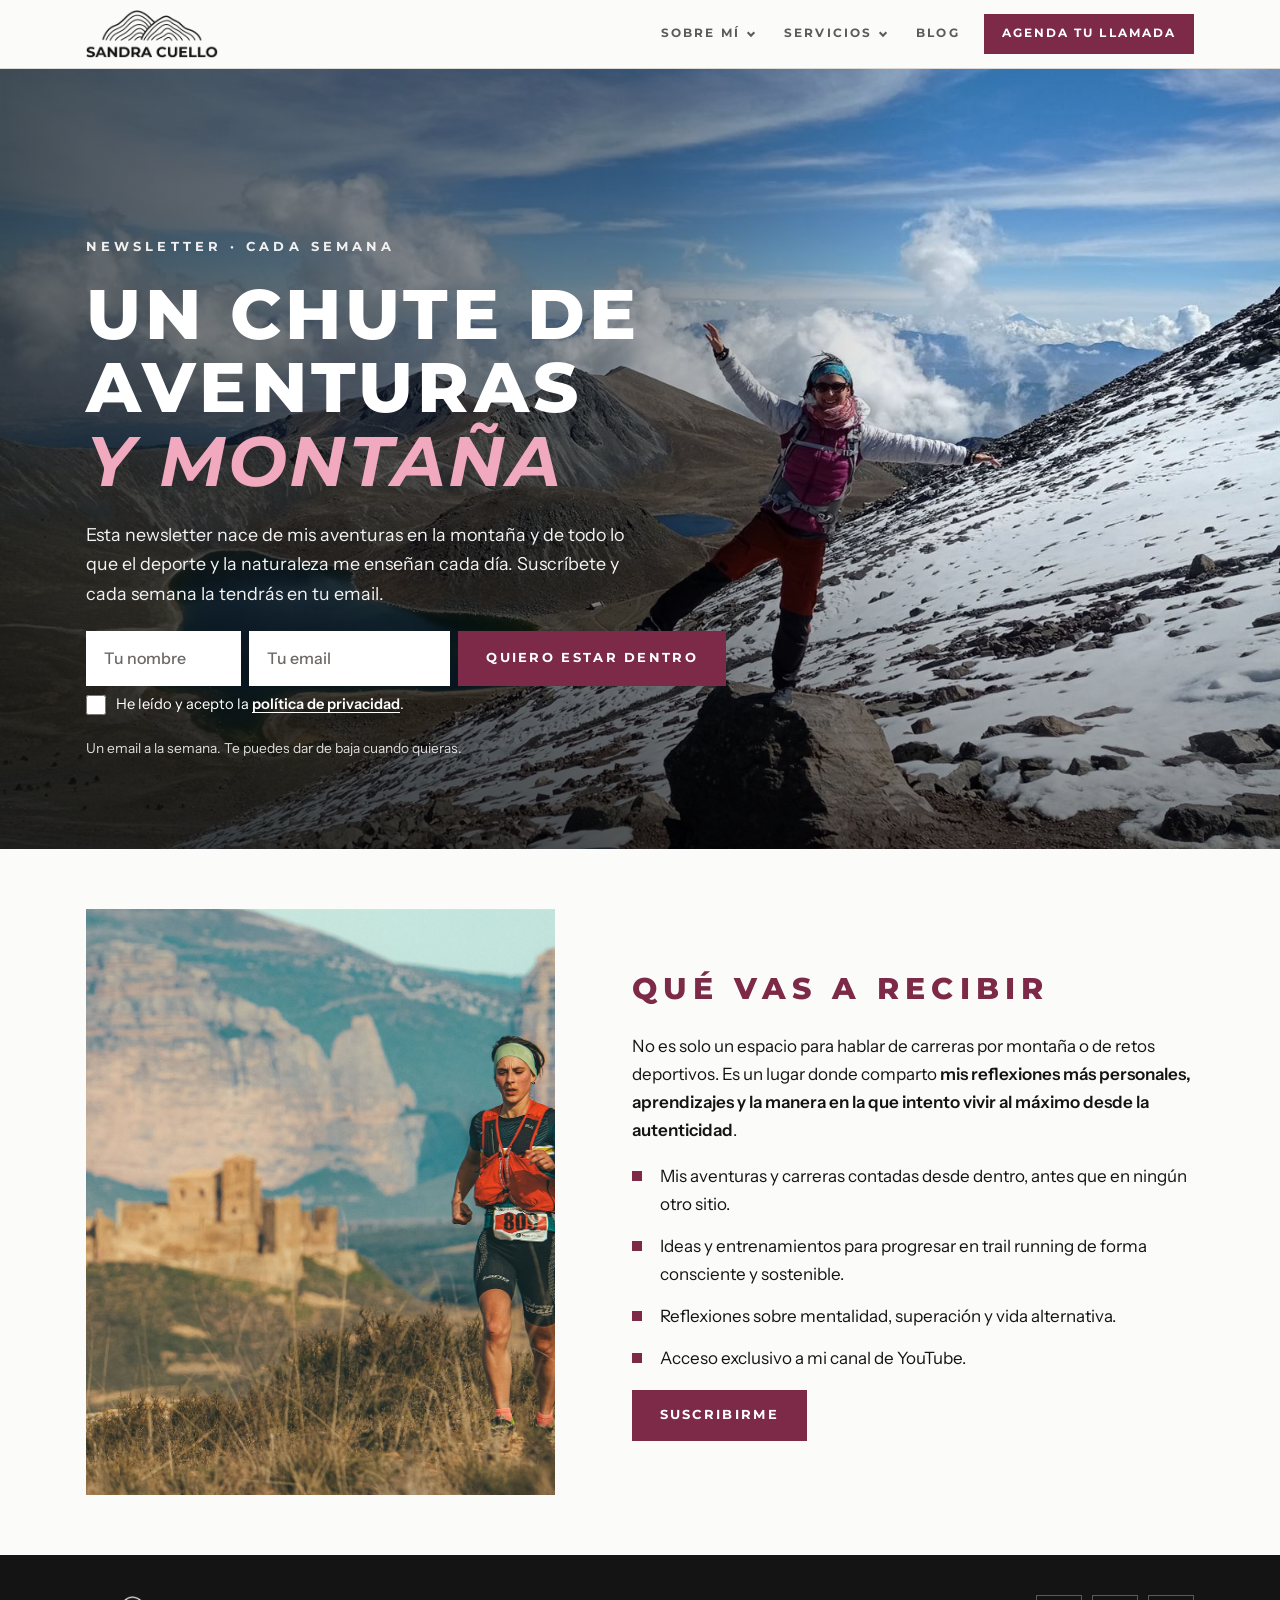
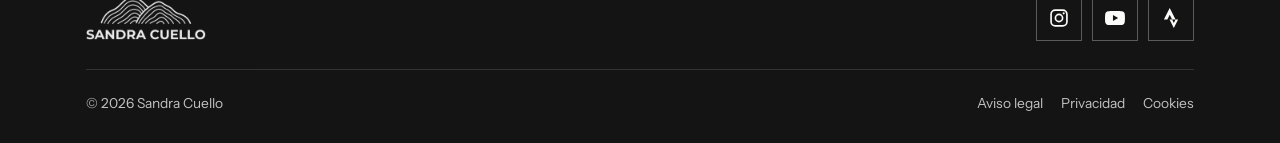
<file: newsletter.html>
<!doctype html>
<html lang="es">
<head>
<meta charset="utf-8">
<meta name="viewport" content="width=device-width, initial-scale=1, viewport-fit=cover">
<title>Newsletter · Sandra Cuello</title>
<meta name="claude:viewport-fit-sides" content="cover">
<meta name="description" content="Cada semana, un chute de aventuras y montaña en tu email: carreras, reflexiones y aprendizajes de Sandra Cuello.">
<meta property="og:type" content="website">
<meta property="og:site_name" content="Sandra Cuello">
<meta property="og:locale" content="es_ES">
<meta property="og:title" content="Newsletter · Sandra Cuello">
<meta property="og:description" content="Cada semana, un chute de aventuras y montaña en tu email: carreras, reflexiones y aprendizajes de Sandra Cuello.">
<meta property="og:url" content="https://www.sandracuello.com/newsletter">
<meta property="og:image" content="https://www.sandracuello.com/img/compartir.jpg">
<meta property="og:image:width" content="1200">
<meta property="og:image:height" content="630">
<meta property="og:image:alt" content="Sandra Cuello corriendo por una ladera del Pirineo">
<meta name="twitter:card" content="summary_large_image">
<link rel="icon" href="img/favicon.png">
<link rel="preconnect" href="https://fonts.googleapis.com">
<link rel="preconnect" href="https://fonts.gstatic.com" crossorigin>
<link rel="stylesheet" href="https://fonts.googleapis.com/css2?family=Montserrat:ital,wght@0,500;0,700;0,800;1,500;1,700;1,800&family=Instrument+Sans:wght@400;500;600&display=swap">
<link rel="stylesheet" href="css/styles.css">
</head>
<body>
<svg width="0" height="0" style="position:absolute" aria-hidden="true">
  <symbol id="i-chev" viewBox="0 0 12 12"><path d="M2 4l4 4 4-4"/></symbol>
  <symbol id="i-wa" viewBox="0 0 24 24"><path fill="currentColor" d="M12 2a10 10 0 0 0-8.6 15.1L2 22l5-1.3A10 10 0 1 0 12 2Zm0 18.2a8.2 8.2 0 0 1-4.2-1.2l-.3-.2-3 .8.8-2.9-.2-.3A8.2 8.2 0 1 1 12 20.2Zm4.5-6.1c-.2-.1-1.5-.7-1.7-.8s-.4-.1-.6.1-.7.8-.8 1-.3.2-.5.1a6.7 6.7 0 0 1-3.3-2.9c-.3-.4.3-.4.7-1.3.1-.2 0-.3 0-.4l-.8-1.8c-.2-.5-.4-.4-.6-.4h-.5a1 1 0 0 0-.7.3 3 3 0 0 0-.9 2.2 5.2 5.2 0 0 0 1.1 2.7 11.8 11.8 0 0 0 4.5 4c1.7.7 2.3.8 3.2.6a2.7 2.7 0 0 0 1.8-1.2 2.2 2.2 0 0 0 .1-1.3c0-.1-.2-.2-.5-.3Z"/></symbol>
  <symbol id="i-instagram" viewBox="0 0 24 24"><g fill="none" stroke="currentColor" stroke-width="2"><rect x="2.5" y="2.5" width="19" height="19" rx="5"/><circle cx="12" cy="12" r="4.3"/></g><circle cx="17.6" cy="6.4" r="1.3" fill="currentColor"/></symbol>
  <symbol id="i-strava" viewBox="0 0 24 24"><path fill="currentColor" d="M15.387 17.944l-2.089-4.116h-3.065L15.387 24l5.15-10.172h-3.066m-7.008-5.599l2.836 5.598h4.172L10.463 0l-7 13.828h4.169"/></symbol>
  <symbol id="i-youtube" viewBox="0 0 24 24"><path fill="currentColor" d="M23.498 6.186a3.016 3.016 0 0 0-2.122-2.136C19.505 3.545 12 3.545 12 3.545s-7.505 0-9.377.505A3.017 3.017 0 0 0 .502 6.186C0 8.07 0 12 0 12s0 3.93.502 5.814a3.016 3.016 0 0 0 2.122 2.136c1.871.505 9.376.505 9.376.505s7.505 0 9.377-.505a3.015 3.015 0 0 0 2.122-2.136C24 15.93 24 12 24 12s0-3.93-.502-5.814zM9.545 15.568V8.432L15.818 12l-6.273 3.568z"/></symbol>
  <symbol id="i-play" viewBox="0 0 24 24"><path d="M7 4v16l13-8Z"/></symbol>
</svg>
<a class="skip" href="#contenido">Saltar al contenido</a>
<header class="site-header">
  <div class="wrap">
    <a href="./" aria-label="Sandra Cuello, inicio"><img class="logo" src="img/logo.png" width="600" height="220" alt="Sandra Cuello"></a>
    <button class="menu-toggle" type="button" id="menu-toggle" aria-expanded="false" aria-controls="site-nav">Menú</button>
    <nav class="site-nav" id="site-nav" aria-label="Menú principal">
      <ul class="menu">
        <li class="has-sub" data-nav="quien">
          <button type="button" aria-expanded="false">Sobre mí<svg class="chev" aria-hidden="true"><use href="#i-chev"></use></svg></button>
          <ul class="submenu">
            <li><a href="quien-soy">Mi historia</a></li>
            <li><a href="quien-soy#palmares">Trayectoria deportiva</a></li>
            <li><a href="quien-soy#retos">Próximos retos</a></li>
            <li><a href="quien-soy#prensa">Prensa</a></li>
          </ul>
        </li>
        <li class="has-sub" data-nav="servicios">
          <button type="button" aria-expanded="false">Servicios<svg class="chev" aria-hidden="true"><use href="#i-chev"></use></svg></button>
          <ul class="submenu">
            <li><a href="entrenamientos">Entrenamiento online<small>Plan personalizado de trail running</small></a></li>
            <li><a href="charlas">Charlas y talleres<small>Colegios, ayuntamientos, asociaciones y clubes</small></a></li>
            <li><a href="academia">Academia<small>Formación online · próximamente</small></a></li>
          </ul>
        </li>
        <li data-nav="blog"><a href="blog">Blog</a></li>
        <li class="nav-cta"><a class="btn btn-accent" href="entrenamientos#llamada">Agenda tu llamada</a></li>
      </ul>
    </nav>
  </div>
</header>

<main id="contenido">
<section class="hero on-photo">
  <img src="img/volcan.jpg" width="1600" height="1197" alt="Sandra Cuello en la cima nevada de un volcán, con una laguna al fondo" fetchpriority="high">
  <div class="wrap">
    <p class="tracked">Newsletter · Cada semana</p>
    <h1>Un chute de aventuras <span>y montaña</span></h1>
    <p class="lede">Esta newsletter nace de mis aventuras en la montaña y de todo lo que el deporte y la naturaleza me enseñan cada día. Suscríbete y cada semana la tendrás en tu email.</p>
    <form class="nl-form" method="post" action="https://systeme.io/embedded/37906742/subscription" data-newsletter>
  <label for="nl-name-page">Tu nombre</label>
  <input type="text" id="nl-name-page" name="first_name" placeholder="Tu nombre" autocomplete="given-name" required>
  <label for="nl-email-page">Tu email</label>
  <input type="email" id="nl-email-page" name="email" placeholder="Tu email" autocomplete="email" required>
  <button class="btn btn-accent" type="submit">Quiero estar dentro</button>
  <label class="consent" for="nl-privacy-page">
    <input type="checkbox" id="nl-privacy-page" name="privacy_accepted" value="si" required>
    <span>He leído y acepto la <a href="privacidad" target="_blank">política de privacidad</a>.</span>
  </label>
</form>

    <p class="form-note">Un email a la semana. Te puedes dar de baja cuando quieras.</p>
  </div>
</section>

<section class="section">
  <div class="wrap intro">
    <figure>
      <img src="img/hero-loarre.jpg" width="1600" height="1279" alt="Sandra Cuello corriendo ante el castillo de Loarre y los mallos" loading="lazy">
    </figure>
    <div class="intro-text">
      <h2>Qué vas a recibir</h2>
      <p>No es solo un espacio para hablar de carreras por montaña o de retos deportivos. Es un lugar donde comparto <strong>mis reflexiones más personales, aprendizajes y la manera en la que intento vivir al máximo desde la autenticidad</strong>.</p>
      <ul class="benefits">
        <li>Mis aventuras y carreras contadas desde dentro, antes que en ningún otro sitio.</li>
        <li>Ideas y entrenamientos para progresar en trail running de forma consciente y sostenible.</li>
        <li>Reflexiones sobre mentalidad, superación y vida alternativa.</li>
        <li>Acceso exclusivo a mi canal de YouTube.</li>
      </ul>
      <a class="btn btn-accent" href="#nl-name-page">Suscribirme</a>
    </div>
  </div>
</section>
</main>
<footer class="site-footer">
  <div class="wrap">
    <div class="foot-simple">
      <img class="logo" src="img/logo.png" width="600" height="220" alt="Sandra Cuello" loading="lazy">
      <div class="social">
        <a href="https://www.instagram.com/_sandracuello/" target="_blank" rel="noopener" aria-label="Instagram de Sandra Cuello"><svg aria-hidden="true"><use href="#i-instagram"></use></svg></a>
        <a href="https://www.youtube.com/@sandra.cuello" target="_blank" rel="noopener" aria-label="Canal de YouTube de Sandra Cuello"><svg aria-hidden="true"><use href="#i-youtube"></use></svg></a>
        <a href="https://www.strava.com/athletes/36335439" target="_blank" rel="noopener" aria-label="Strava de Sandra Cuello"><svg aria-hidden="true"><use href="#i-strava"></use></svg></a>
      </div>
    </div>
    <div class="foot-bottom">
      <span>© 2026 Sandra Cuello</span>
      <nav aria-label="Textos legales">
        <a href="aviso-legal">Aviso legal</a>
        <a href="privacidad">Privacidad</a>
        <a href="cookies">Cookies</a>
      </nav>
    </div>
  </div>
</footer>

<script src="js/main.js"></script>
</body>
</html>
</file>
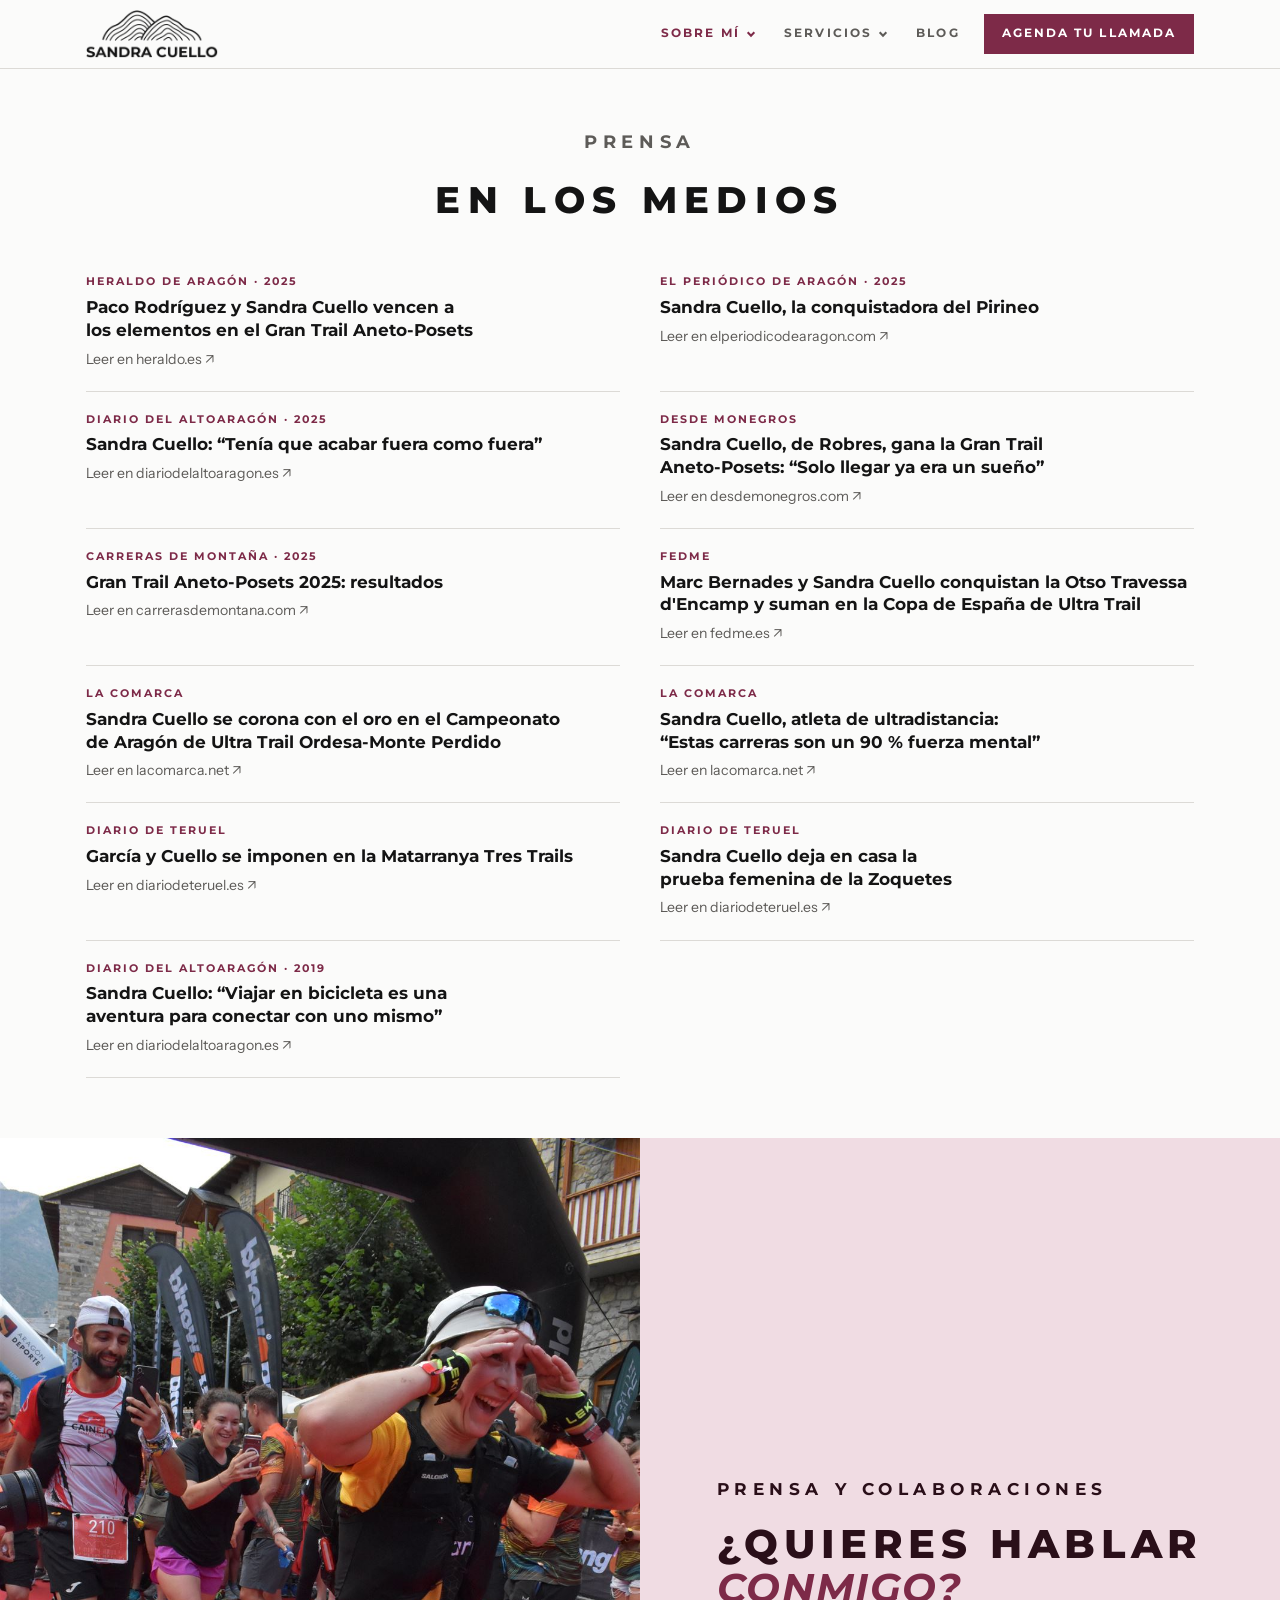
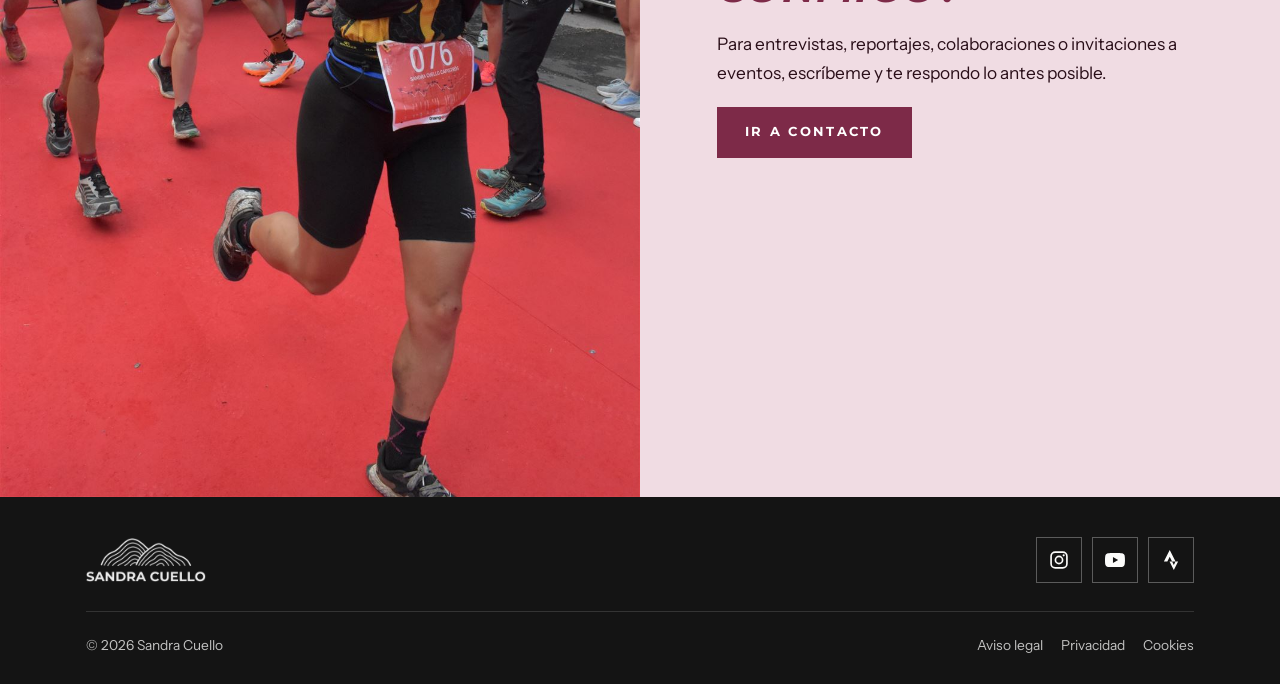
<file: prensa.html>
<!doctype html>
<html lang="es">
<head>
<meta charset="utf-8">
<meta name="viewport" content="width=device-width, initial-scale=1, viewport-fit=cover">
<title>Prensa · Sandra Cuello</title>
<meta name="claude:viewport-fit-sides" content="cover">
<meta name="description" content="Sandra Cuello en los medios: entrevistas y crónicas en Heraldo de Aragón, El Periódico de Aragón, Diario del AltoAragón, FEDME y más.">
<meta property="og:type" content="website">
<meta property="og:site_name" content="Sandra Cuello">
<meta property="og:locale" content="es_ES">
<meta property="og:title" content="Prensa · Sandra Cuello">
<meta property="og:description" content="Sandra Cuello en los medios: entrevistas y crónicas en Heraldo de Aragón, El Periódico de Aragón, Diario del AltoAragón, FEDME y más.">
<meta property="og:url" content="https://www.sandracuello.com/prensa">
<meta property="og:image" content="https://www.sandracuello.com/img/compartir.jpg">
<meta property="og:image:width" content="1200">
<meta property="og:image:height" content="630">
<meta property="og:image:alt" content="Sandra Cuello corriendo por una ladera del Pirineo">
<meta name="twitter:card" content="summary_large_image">
<link rel="icon" href="img/favicon.png">
<link rel="preconnect" href="https://fonts.googleapis.com">
<link rel="preconnect" href="https://fonts.gstatic.com" crossorigin>
<link rel="stylesheet" href="https://fonts.googleapis.com/css2?family=Montserrat:ital,wght@0,500;0,700;0,800;1,500;1,700;1,800&family=Instrument+Sans:wght@400;500;600&display=swap">
<link rel="stylesheet" href="css/styles.css">
</head>
<body>
<svg width="0" height="0" style="position:absolute" aria-hidden="true">
  <symbol id="i-chev" viewBox="0 0 12 12"><path d="M2 4l4 4 4-4"/></symbol>
  <symbol id="i-wa" viewBox="0 0 24 24"><path fill="currentColor" d="M12 2a10 10 0 0 0-8.6 15.1L2 22l5-1.3A10 10 0 1 0 12 2Zm0 18.2a8.2 8.2 0 0 1-4.2-1.2l-.3-.2-3 .8.8-2.9-.2-.3A8.2 8.2 0 1 1 12 20.2Zm4.5-6.1c-.2-.1-1.5-.7-1.7-.8s-.4-.1-.6.1-.7.8-.8 1-.3.2-.5.1a6.7 6.7 0 0 1-3.3-2.9c-.3-.4.3-.4.7-1.3.1-.2 0-.3 0-.4l-.8-1.8c-.2-.5-.4-.4-.6-.4h-.5a1 1 0 0 0-.7.3 3 3 0 0 0-.9 2.2 5.2 5.2 0 0 0 1.1 2.7 11.8 11.8 0 0 0 4.5 4c1.7.7 2.3.8 3.2.6a2.7 2.7 0 0 0 1.8-1.2 2.2 2.2 0 0 0 .1-1.3c0-.1-.2-.2-.5-.3Z"/></symbol>
  <symbol id="i-instagram" viewBox="0 0 24 24"><g fill="none" stroke="currentColor" stroke-width="2"><rect x="2.5" y="2.5" width="19" height="19" rx="5"/><circle cx="12" cy="12" r="4.3"/></g><circle cx="17.6" cy="6.4" r="1.3" fill="currentColor"/></symbol>
  <symbol id="i-strava" viewBox="0 0 24 24"><path fill="currentColor" d="M15.387 17.944l-2.089-4.116h-3.065L15.387 24l5.15-10.172h-3.066m-7.008-5.599l2.836 5.598h4.172L10.463 0l-7 13.828h4.169"/></symbol>
  <symbol id="i-youtube" viewBox="0 0 24 24"><path fill="currentColor" d="M23.498 6.186a3.016 3.016 0 0 0-2.122-2.136C19.505 3.545 12 3.545 12 3.545s-7.505 0-9.377.505A3.017 3.017 0 0 0 .502 6.186C0 8.07 0 12 0 12s0 3.93.502 5.814a3.016 3.016 0 0 0 2.122 2.136c1.871.505 9.376.505 9.376.505s7.505 0 9.377-.505a3.015 3.015 0 0 0 2.122-2.136C24 15.93 24 12 24 12s0-3.93-.502-5.814zM9.545 15.568V8.432L15.818 12l-6.273 3.568z"/></symbol>
  <symbol id="i-play" viewBox="0 0 24 24"><path d="M7 4v16l13-8Z"/></symbol>
</svg>
<a class="skip" href="#contenido">Saltar al contenido</a>
<header class="site-header">
  <div class="wrap">
    <a href="./" aria-label="Sandra Cuello, inicio"><img class="logo" src="img/logo.png" width="600" height="220" alt="Sandra Cuello"></a>
    <button class="menu-toggle" type="button" id="menu-toggle" aria-expanded="false" aria-controls="site-nav">Menú</button>
    <nav class="site-nav" id="site-nav" aria-label="Menú principal">
      <ul class="menu">
        <li class="has-sub is-current" data-nav="quien">
          <button type="button" aria-expanded="false">Sobre mí<svg class="chev" aria-hidden="true"><use href="#i-chev"></use></svg></button>
          <ul class="submenu">
            <li><a href="quien-soy">Mi historia</a></li>
            <li><a href="quien-soy#palmares">Trayectoria deportiva</a></li>
            <li><a href="quien-soy#retos">Próximos retos</a></li>
            <li><a href="quien-soy#prensa">Prensa</a></li>
          </ul>
        </li>
        <li class="has-sub" data-nav="servicios">
          <button type="button" aria-expanded="false">Servicios<svg class="chev" aria-hidden="true"><use href="#i-chev"></use></svg></button>
          <ul class="submenu">
            <li><a href="entrenamientos">Entrenamiento online<small>Plan personalizado de trail running</small></a></li>
            <li><a href="charlas">Charlas y talleres<small>Colegios, ayuntamientos, asociaciones y clubes</small></a></li>
            <li><a href="academia">Academia<small>Formación online · próximamente</small></a></li>
          </ul>
        </li>
        <li data-nav="blog"><a href="blog">Blog</a></li>
        <li class="nav-cta"><a class="btn btn-accent" href="entrenamientos#llamada">Agenda tu llamada</a></li>
      </ul>
    </nav>
  </div>
</header>

<main id="contenido">
<section class="section">
  <div class="wrap">
    <div class="section-title">
      <p class="tracked accent">Prensa</p>
      <h1 style="font-weight: 800; font-size: clamp(1.5rem, 1rem + 2vw, 2.3rem); letter-spacing: 0.2em; text-transform: uppercase">En los medios</h1>
    </div>
    <ul class="press">
      <li><a href="https://www.heraldo.es/noticias/deportes/2025/07/20/aragon-paco-rodriguez-y-sandra-cuello-vencen-a-los-elementos-en-el-gran-trail-aneto-posets-1840806.html" target="_blank" rel="noopener"><span class="medio">Heraldo de Aragón · 2025</span><h3>Paco Rodríguez y Sandra Cuello vencen a los elementos en el Gran Trail Aneto-Posets</h3><span class="leer">Leer en heraldo.es ↗</span></a></li>
      <li><a href="https://www.elperiodicodearagon.com/mujer-y-deporte/2025/10/19/sandra-cuello-conquistadora-pirineo-carreras-122727548.html" target="_blank" rel="noopener"><span class="medio">El Periódico de Aragón · 2025</span><h3>Sandra Cuello, la conquistadora del Pirineo</h3><span class="leer">Leer en elperiodicodearagon.com ↗</span></a></li>
      <li><a href="https://www.diariodelaltoaragon.es/noticias/deportes/2025/07/22/sandra-cuello-tenia-que-acabar-fuera-como-fuera-1841244-daa.html" target="_blank" rel="noopener"><span class="medio">Diario del AltoAragón · 2025</span><h3>Sandra Cuello: “Tenía que acabar fuera como fuera”</h3><span class="leer">Leer en diariodelaltoaragon.es ↗</span></a></li>
      <li><a href="https://www.desdemonegros.com/sandra-cuello-de-robres-gana-la-gran-trail-aneto-posets-solo-llegar-ya-era-un-sueno/" target="_blank" rel="noopener"><span class="medio">Desde Monegros</span><h3>Sandra Cuello, de Robres, gana la Gran Trail Aneto-Posets: “Solo llegar ya era un sueño”</h3><span class="leer">Leer en desdemonegros.com ↗</span></a></li>
      <li><a href="https://carrerasdemontana.com/2025/07/20/gran-trail-aneto-posets-2025-resultados-mayayo/" target="_blank" rel="noopener"><span class="medio">Carreras de Montaña · 2025</span><h3>Gran Trail Aneto-Posets 2025: resultados</h3><span class="leer">Leer en carrerasdemontana.com ↗</span></a></li>
      <li><a href="https://fedme.es/marc-bernades-y-sandra-cuello-conquistan-la-otso-travessa-dencamp-y-suman-en-la-copa-de-espana-de-ultra-trail-fedme/" target="_blank" rel="noopener"><span class="medio">FEDME</span><h3>Marc Bernades y Sandra Cuello conquistan la Otso Travessa d'Encamp y suman en la Copa de España de Ultra Trail</h3><span class="leer">Leer en fedme.es ↗</span></a></li>
      <li><a href="https://www.lacomarca.net/sandra-cuello-corona-oro-campeonato-aragon-ultra-trail-ordesa-monte-perdido/" target="_blank" rel="noopener"><span class="medio">La Comarca</span><h3>Sandra Cuello se corona con el oro en el Campeonato de Aragón de Ultra Trail Ordesa-Monte Perdido</h3><span class="leer">Leer en lacomarca.net ↗</span></a></li>
      <li><a href="https://www.lacomarca.net/sandra-cuello-atleta-de-ultra-distancia-estas-carreras-son-un-90-fuerza-mental/" target="_blank" rel="noopener"><span class="medio">La Comarca</span><h3>Sandra Cuello, atleta de ultradistancia: “Estas carreras son un 90 % fuerza mental”</h3><span class="leer">Leer en lacomarca.net ↗</span></a></li>
      <li><a href="https://www.diariodeteruel.es/deportes/garcia-y-cuello-se-imponen-en-la-matarranya-tres-trails" target="_blank" rel="noopener"><span class="medio">Diario de Teruel</span><h3>García y Cuello se imponen en la Matarranya Tres Trails</h3><span class="leer">Leer en diariodeteruel.es ↗</span></a></li>
      <li><a href="https://www.diariodeteruel.es/deportes/sandra-cuello-deja-en-casa-la-prueba-femenina-de-la-zoquetes" target="_blank" rel="noopener"><span class="medio">Diario de Teruel</span><h3>Sandra Cuello deja en casa la prueba femenina de la Zoquetes</h3><span class="leer">Leer en diariodeteruel.es ↗</span></a></li>
      <li><a href="https://www.diariodelaltoaragon.es/noticias/sociedad/2019/03/13/sandra-cuello-viajar-en-bicicleta-es-una-aventura-para-conectar-con-uno-mismo-1157549-daa.html" target="_blank" rel="noopener"><span class="medio">Diario del AltoAragón · 2019</span><h3>Sandra Cuello: “Viajar en bicicleta es una aventura para conectar con uno mismo”</h3><span class="leer">Leer en diariodelaltoaragon.es ↗</span></a></li>
    </ul>
  </div>
</section>

<section class="split">
  <img src="img/aneto-meta.jpg" width="1068" height="1600" alt="Sandra Cuello entrando en la meta de Benasque" loading="lazy">
  <div class="panel">
    <p class="tracked">Prensa y colaboraciones</p>
    <h2>¿Quieres hablar <span>conmigo?</span></h2>
    <p>Para entrevistas, reportajes, colaboraciones o invitaciones a eventos, escríbeme y te respondo lo antes posible.</p>
    <a class="btn btn-accent" href="contacto">Ir a contacto</a>
  </div>
</section>
</main>
<footer class="site-footer">
  <div class="wrap">
    <div class="foot-simple">
      <img class="logo" src="img/logo.png" width="600" height="220" alt="Sandra Cuello" loading="lazy">
      <div class="social">
        <a href="https://www.instagram.com/_sandracuello/" target="_blank" rel="noopener" aria-label="Instagram de Sandra Cuello"><svg aria-hidden="true"><use href="#i-instagram"></use></svg></a>
        <a href="https://www.youtube.com/@sandra.cuello" target="_blank" rel="noopener" aria-label="Canal de YouTube de Sandra Cuello"><svg aria-hidden="true"><use href="#i-youtube"></use></svg></a>
        <a href="https://www.strava.com/athletes/36335439" target="_blank" rel="noopener" aria-label="Strava de Sandra Cuello"><svg aria-hidden="true"><use href="#i-strava"></use></svg></a>
      </div>
    </div>
    <div class="foot-bottom">
      <span>© 2026 Sandra Cuello</span>
      <nav aria-label="Textos legales">
        <a href="aviso-legal">Aviso legal</a>
        <a href="privacidad">Privacidad</a>
        <a href="cookies">Cookies</a>
      </nav>
    </div>
  </div>
</footer>

<script src="js/main.js"></script>
</body>
</html>
</file>
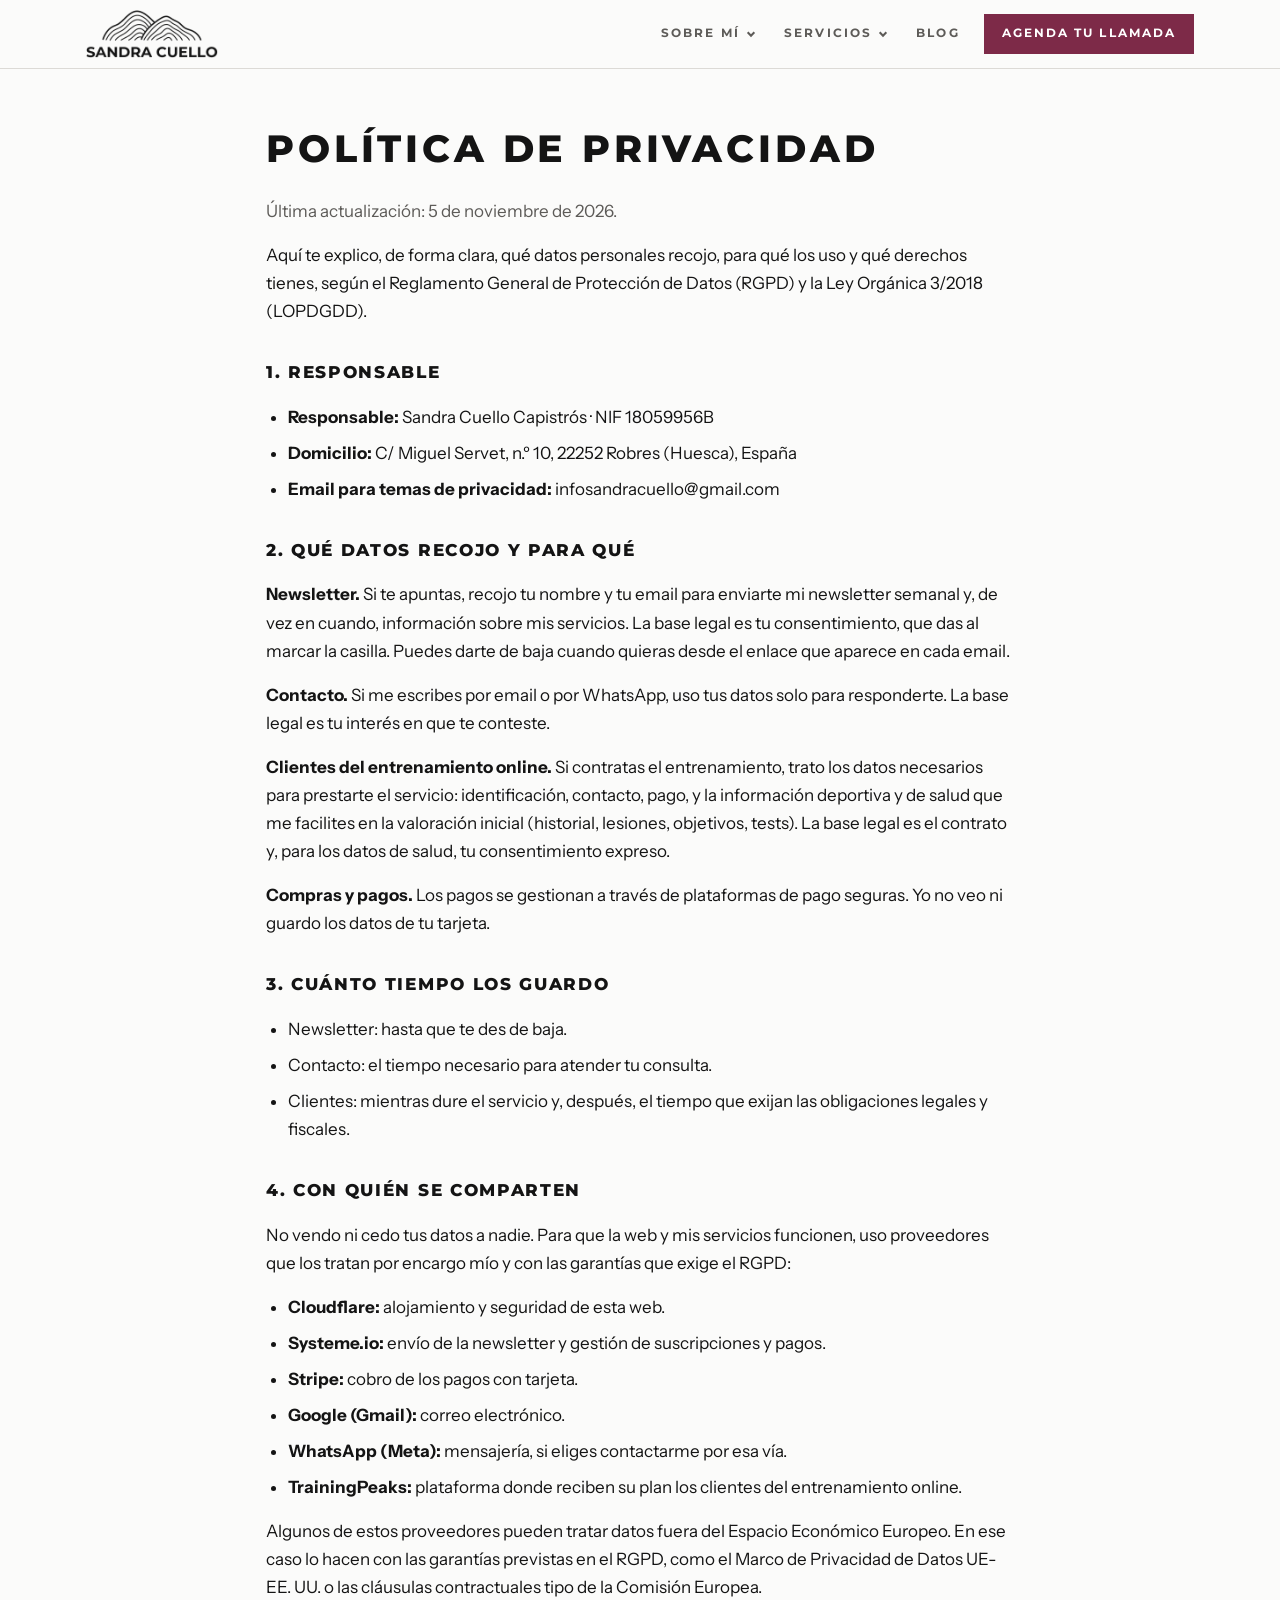
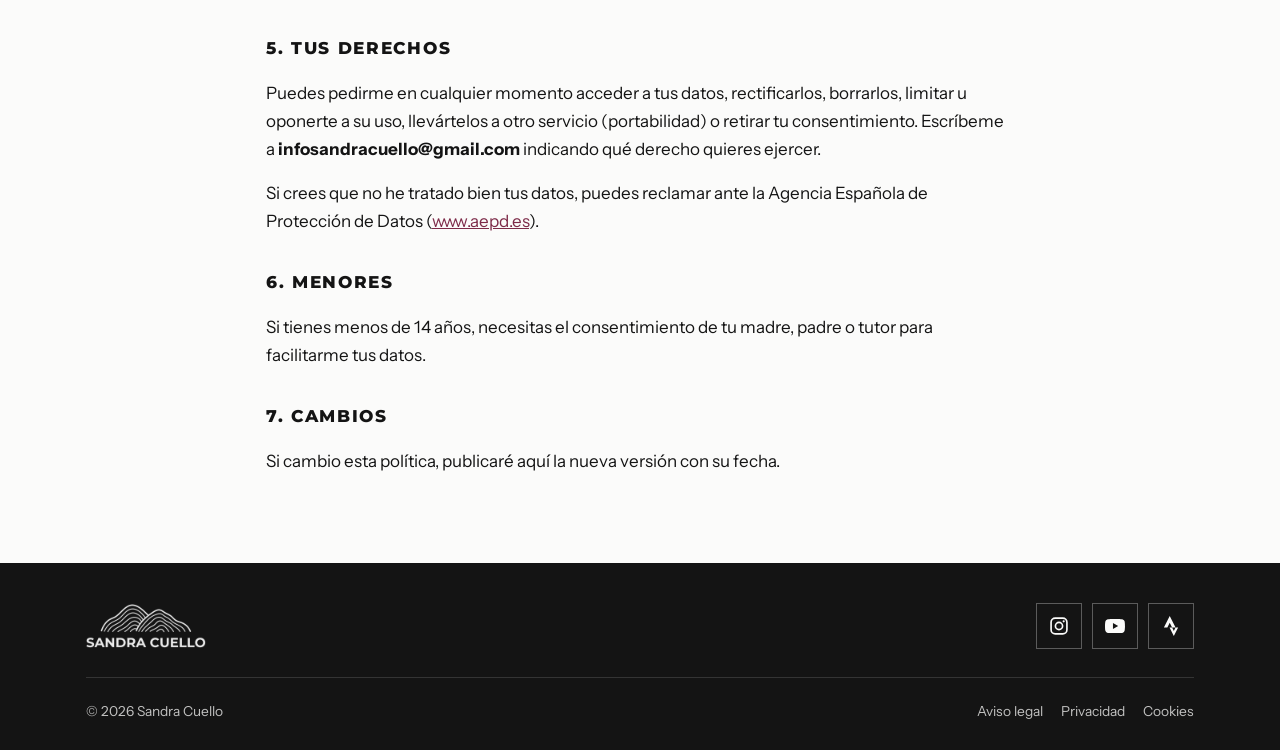
<file: privacidad.html>
<!doctype html>
<html lang="es">
<head>
<meta charset="utf-8">
<meta name="viewport" content="width=device-width, initial-scale=1, viewport-fit=cover">
<title>Política de privacidad · Sandra Cuello</title>
<meta name="claude:viewport-fit-sides" content="cover">
<meta name="description" content="Política de privacidad de sandracuello.com.">
<meta property="og:type" content="website">
<meta property="og:site_name" content="Sandra Cuello">
<meta property="og:locale" content="es_ES">
<meta property="og:title" content="Política de privacidad · Sandra Cuello">
<meta property="og:description" content="Política de privacidad de sandracuello.com.">
<meta property="og:url" content="https://www.sandracuello.com/privacidad">
<meta property="og:image" content="https://www.sandracuello.com/img/compartir.jpg">
<meta property="og:image:width" content="1200">
<meta property="og:image:height" content="630">
<meta property="og:image:alt" content="Sandra Cuello corriendo por una ladera del Pirineo">
<meta name="twitter:card" content="summary_large_image">
<link rel="icon" href="img/favicon.png">
<link rel="preconnect" href="https://fonts.googleapis.com">
<link rel="preconnect" href="https://fonts.gstatic.com" crossorigin>
<link rel="stylesheet" href="https://fonts.googleapis.com/css2?family=Montserrat:ital,wght@0,500;0,700;0,800;1,500;1,700;1,800&family=Instrument+Sans:wght@400;500;600&display=swap">
<link rel="stylesheet" href="css/styles.css">
</head>
<body>
<svg width="0" height="0" style="position:absolute" aria-hidden="true">
  <symbol id="i-chev" viewBox="0 0 12 12"><path d="M2 4l4 4 4-4"/></symbol>
  <symbol id="i-wa" viewBox="0 0 24 24"><path fill="currentColor" d="M12 2a10 10 0 0 0-8.6 15.1L2 22l5-1.3A10 10 0 1 0 12 2Zm0 18.2a8.2 8.2 0 0 1-4.2-1.2l-.3-.2-3 .8.8-2.9-.2-.3A8.2 8.2 0 1 1 12 20.2Zm4.5-6.1c-.2-.1-1.5-.7-1.7-.8s-.4-.1-.6.1-.7.8-.8 1-.3.2-.5.1a6.7 6.7 0 0 1-3.3-2.9c-.3-.4.3-.4.7-1.3.1-.2 0-.3 0-.4l-.8-1.8c-.2-.5-.4-.4-.6-.4h-.5a1 1 0 0 0-.7.3 3 3 0 0 0-.9 2.2 5.2 5.2 0 0 0 1.1 2.7 11.8 11.8 0 0 0 4.5 4c1.7.7 2.3.8 3.2.6a2.7 2.7 0 0 0 1.8-1.2 2.2 2.2 0 0 0 .1-1.3c0-.1-.2-.2-.5-.3Z"/></symbol>
  <symbol id="i-instagram" viewBox="0 0 24 24"><g fill="none" stroke="currentColor" stroke-width="2"><rect x="2.5" y="2.5" width="19" height="19" rx="5"/><circle cx="12" cy="12" r="4.3"/></g><circle cx="17.6" cy="6.4" r="1.3" fill="currentColor"/></symbol>
  <symbol id="i-strava" viewBox="0 0 24 24"><path fill="currentColor" d="M15.387 17.944l-2.089-4.116h-3.065L15.387 24l5.15-10.172h-3.066m-7.008-5.599l2.836 5.598h4.172L10.463 0l-7 13.828h4.169"/></symbol>
  <symbol id="i-youtube" viewBox="0 0 24 24"><path fill="currentColor" d="M23.498 6.186a3.016 3.016 0 0 0-2.122-2.136C19.505 3.545 12 3.545 12 3.545s-7.505 0-9.377.505A3.017 3.017 0 0 0 .502 6.186C0 8.07 0 12 0 12s0 3.93.502 5.814a3.016 3.016 0 0 0 2.122 2.136c1.871.505 9.376.505 9.376.505s7.505 0 9.377-.505a3.015 3.015 0 0 0 2.122-2.136C24 15.93 24 12 24 12s0-3.93-.502-5.814zM9.545 15.568V8.432L15.818 12l-6.273 3.568z"/></symbol>
  <symbol id="i-play" viewBox="0 0 24 24"><path d="M7 4v16l13-8Z"/></symbol>
</svg>
<a class="skip" href="#contenido">Saltar al contenido</a>
<header class="site-header">
  <div class="wrap">
    <a href="./" aria-label="Sandra Cuello, inicio"><img class="logo" src="img/logo.png" width="600" height="220" alt="Sandra Cuello"></a>
    <button class="menu-toggle" type="button" id="menu-toggle" aria-expanded="false" aria-controls="site-nav">Menú</button>
    <nav class="site-nav" id="site-nav" aria-label="Menú principal">
      <ul class="menu">
        <li class="has-sub" data-nav="quien">
          <button type="button" aria-expanded="false">Sobre mí<svg class="chev" aria-hidden="true"><use href="#i-chev"></use></svg></button>
          <ul class="submenu">
            <li><a href="quien-soy">Mi historia</a></li>
            <li><a href="quien-soy#palmares">Trayectoria deportiva</a></li>
            <li><a href="quien-soy#retos">Próximos retos</a></li>
            <li><a href="quien-soy#prensa">Prensa</a></li>
          </ul>
        </li>
        <li class="has-sub" data-nav="servicios">
          <button type="button" aria-expanded="false">Servicios<svg class="chev" aria-hidden="true"><use href="#i-chev"></use></svg></button>
          <ul class="submenu">
            <li><a href="entrenamientos">Entrenamiento online<small>Plan personalizado de trail running</small></a></li>
            <li><a href="charlas">Charlas y talleres<small>Colegios, ayuntamientos, asociaciones y clubes</small></a></li>
            <li><a href="academia">Academia<small>Formación online · próximamente</small></a></li>
          </ul>
        </li>
        <li data-nav="blog"><a href="blog">Blog</a></li>
        <li class="nav-cta"><a class="btn btn-accent" href="entrenamientos#llamada">Agenda tu llamada</a></li>
      </ul>
    </nav>
  </div>
</header>

<main id="contenido">
<section class="wrap narrow legal">
  <h1>Política de privacidad</h1>
  <p class="muted">Última actualización: 5 de noviembre de 2026.</p>
  <p>Aquí te explico, de forma clara, qué datos personales recojo, para qué los uso y qué derechos tienes, según el Reglamento General de Protección de Datos (RGPD) y la Ley Orgánica 3/2018 (LOPDGDD).</p>

  <h2>1. Responsable</h2>
  <ul>
    <li><strong>Responsable:</strong> Sandra Cuello Capistrós · NIF 18059956B</li>
    <li><strong>Domicilio:</strong> C/ Miguel Servet, n.º 10, 22252 Robres (Huesca), España</li>
    <li><strong>Email para temas de privacidad:</strong> infosandracuello@gmail.com</li>
  </ul>

  <h2>2. Qué datos recojo y para qué</h2>
  <p><strong>Newsletter.</strong> Si te apuntas, recojo tu nombre y tu email para enviarte mi newsletter semanal y, de vez en cuando, información sobre mis servicios. La base legal es tu consentimiento, que das al marcar la casilla. Puedes darte de baja cuando quieras desde el enlace que aparece en cada email.</p>
  <p><strong>Contacto.</strong> Si me escribes por email o por WhatsApp, uso tus datos solo para responderte. La base legal es tu interés en que te conteste.</p>
  <p><strong>Clientes del entrenamiento online.</strong> Si contratas el entrenamiento, trato los datos necesarios para prestarte el servicio: identificación, contacto, pago, y la información deportiva y de salud que me facilites en la valoración inicial (historial, lesiones, objetivos, tests). La base legal es el contrato y, para los datos de salud, tu consentimiento expreso.</p>
  <p><strong>Compras y pagos.</strong> Los pagos se gestionan a través de plataformas de pago seguras. Yo no veo ni guardo los datos de tu tarjeta.</p>

  <h2>3. Cuánto tiempo los guardo</h2>
  <ul>
    <li>Newsletter: hasta que te des de baja.</li>
    <li>Contacto: el tiempo necesario para atender tu consulta.</li>
    <li>Clientes: mientras dure el servicio y, después, el tiempo que exijan las obligaciones legales y fiscales.</li>
  </ul>

  <h2>4. Con quién se comparten</h2>
  <p>No vendo ni cedo tus datos a nadie. Para que la web y mis servicios funcionen, uso proveedores que los tratan por encargo mío y con las garantías que exige el RGPD:</p>
  <ul>
    <li><strong>Cloudflare:</strong> alojamiento y seguridad de esta web.</li>
    <li><strong>Systeme.io:</strong> envío de la newsletter y gestión de suscripciones y pagos.</li>
    <li><strong>Stripe:</strong> cobro de los pagos con tarjeta.</li>
    <li><strong>Google (Gmail):</strong> correo electrónico.</li>
    <li><strong>WhatsApp (Meta):</strong> mensajería, si eliges contactarme por esa vía.</li>
    <li><strong>TrainingPeaks:</strong> plataforma donde reciben su plan los clientes del entrenamiento online.</li>
  </ul>
  <p>Algunos de estos proveedores pueden tratar datos fuera del Espacio Económico Europeo. En ese caso lo hacen con las garantías previstas en el RGPD, como el Marco de Privacidad de Datos UE-EE. UU. o las cláusulas contractuales tipo de la Comisión Europea.</p>

  <h2>5. Tus derechos</h2>
  <p>Puedes pedirme en cualquier momento acceder a tus datos, rectificarlos, borrarlos, limitar u oponerte a su uso, llevártelos a otro servicio (portabilidad) o retirar tu consentimiento. Escríbeme a <strong>infosandracuello@gmail.com</strong> indicando qué derecho quieres ejercer.</p>
  <p>Si crees que no he tratado bien tus datos, puedes reclamar ante la Agencia Española de Protección de Datos (<a href="https://www.aepd.es" target="_blank" rel="noopener">www.aepd.es</a>).</p>

  <h2>6. Menores</h2>
  <p>Si tienes menos de 14 años, necesitas el consentimiento de tu madre, padre o tutor para facilitarme tus datos.</p>

  <h2>7. Cambios</h2>
  <p>Si cambio esta política, publicaré aquí la nueva versión con su fecha.</p>
</section>
</main>
<footer class="site-footer">
  <div class="wrap">
    <div class="foot-simple">
      <img class="logo" src="img/logo.png" width="600" height="220" alt="Sandra Cuello" loading="lazy">
      <div class="social">
        <a href="https://www.instagram.com/_sandracuello/" target="_blank" rel="noopener" aria-label="Instagram de Sandra Cuello"><svg aria-hidden="true"><use href="#i-instagram"></use></svg></a>
        <a href="https://www.youtube.com/@sandra.cuello" target="_blank" rel="noopener" aria-label="Canal de YouTube de Sandra Cuello"><svg aria-hidden="true"><use href="#i-youtube"></use></svg></a>
        <a href="https://www.strava.com/athletes/36335439" target="_blank" rel="noopener" aria-label="Strava de Sandra Cuello"><svg aria-hidden="true"><use href="#i-strava"></use></svg></a>
      </div>
    </div>
    <div class="foot-bottom">
      <span>© 2026 Sandra Cuello</span>
      <nav aria-label="Textos legales">
        <a href="aviso-legal">Aviso legal</a>
        <a href="privacidad">Privacidad</a>
        <a href="cookies">Cookies</a>
      </nav>
    </div>
  </div>
</footer>

<script src="js/main.js"></script>
</body>
</html>
</file>
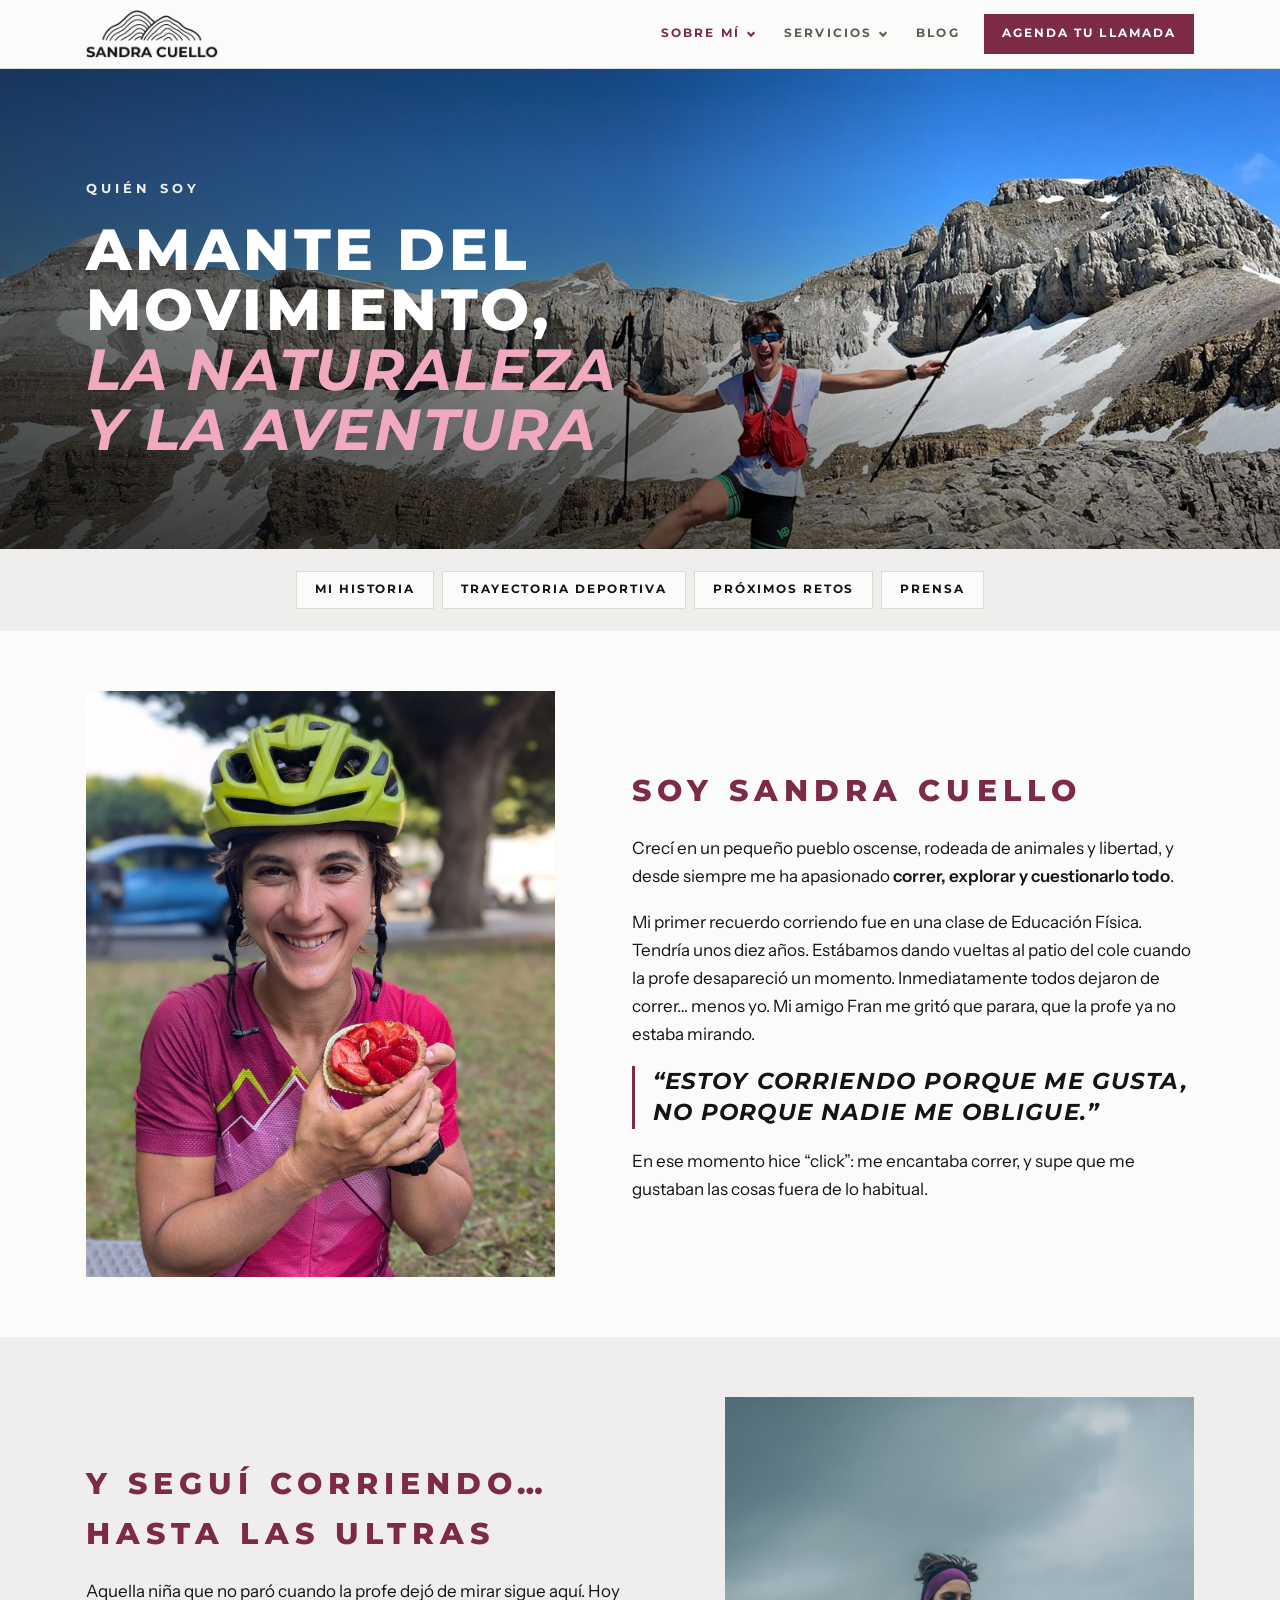
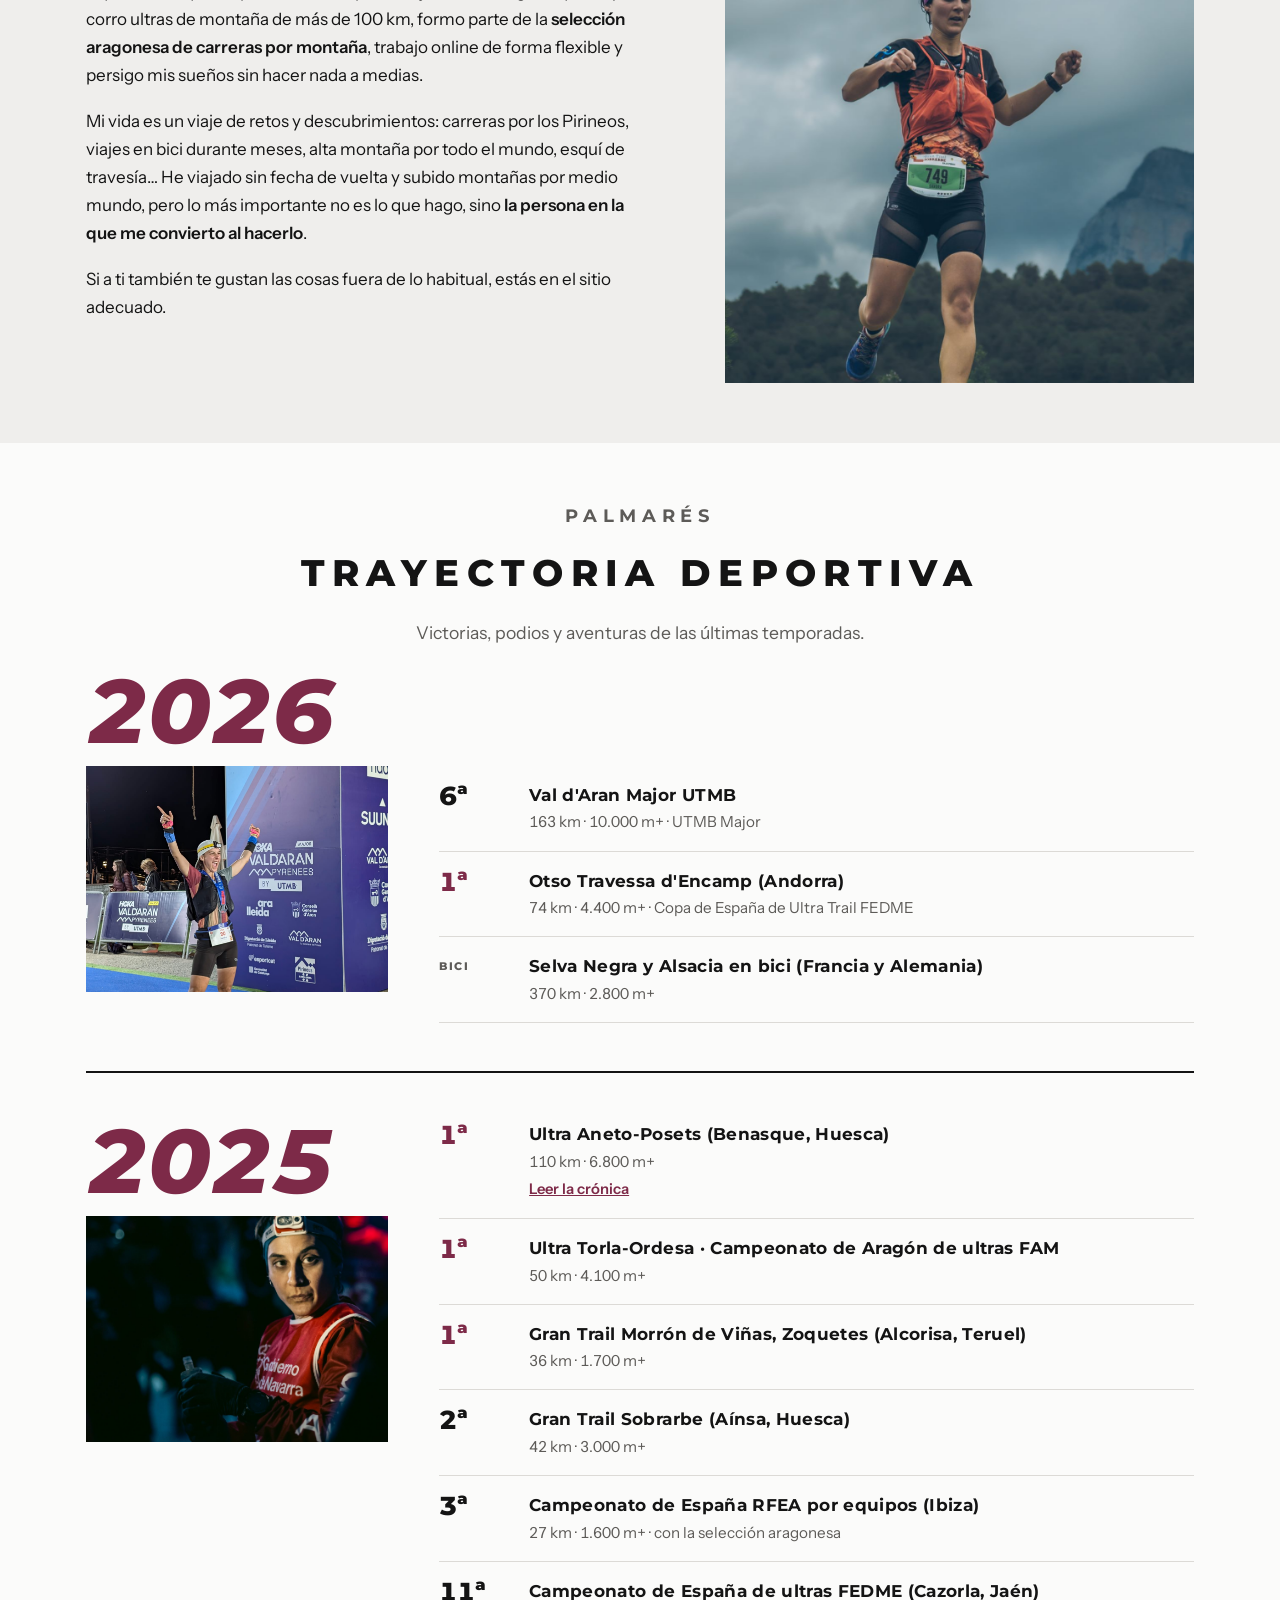
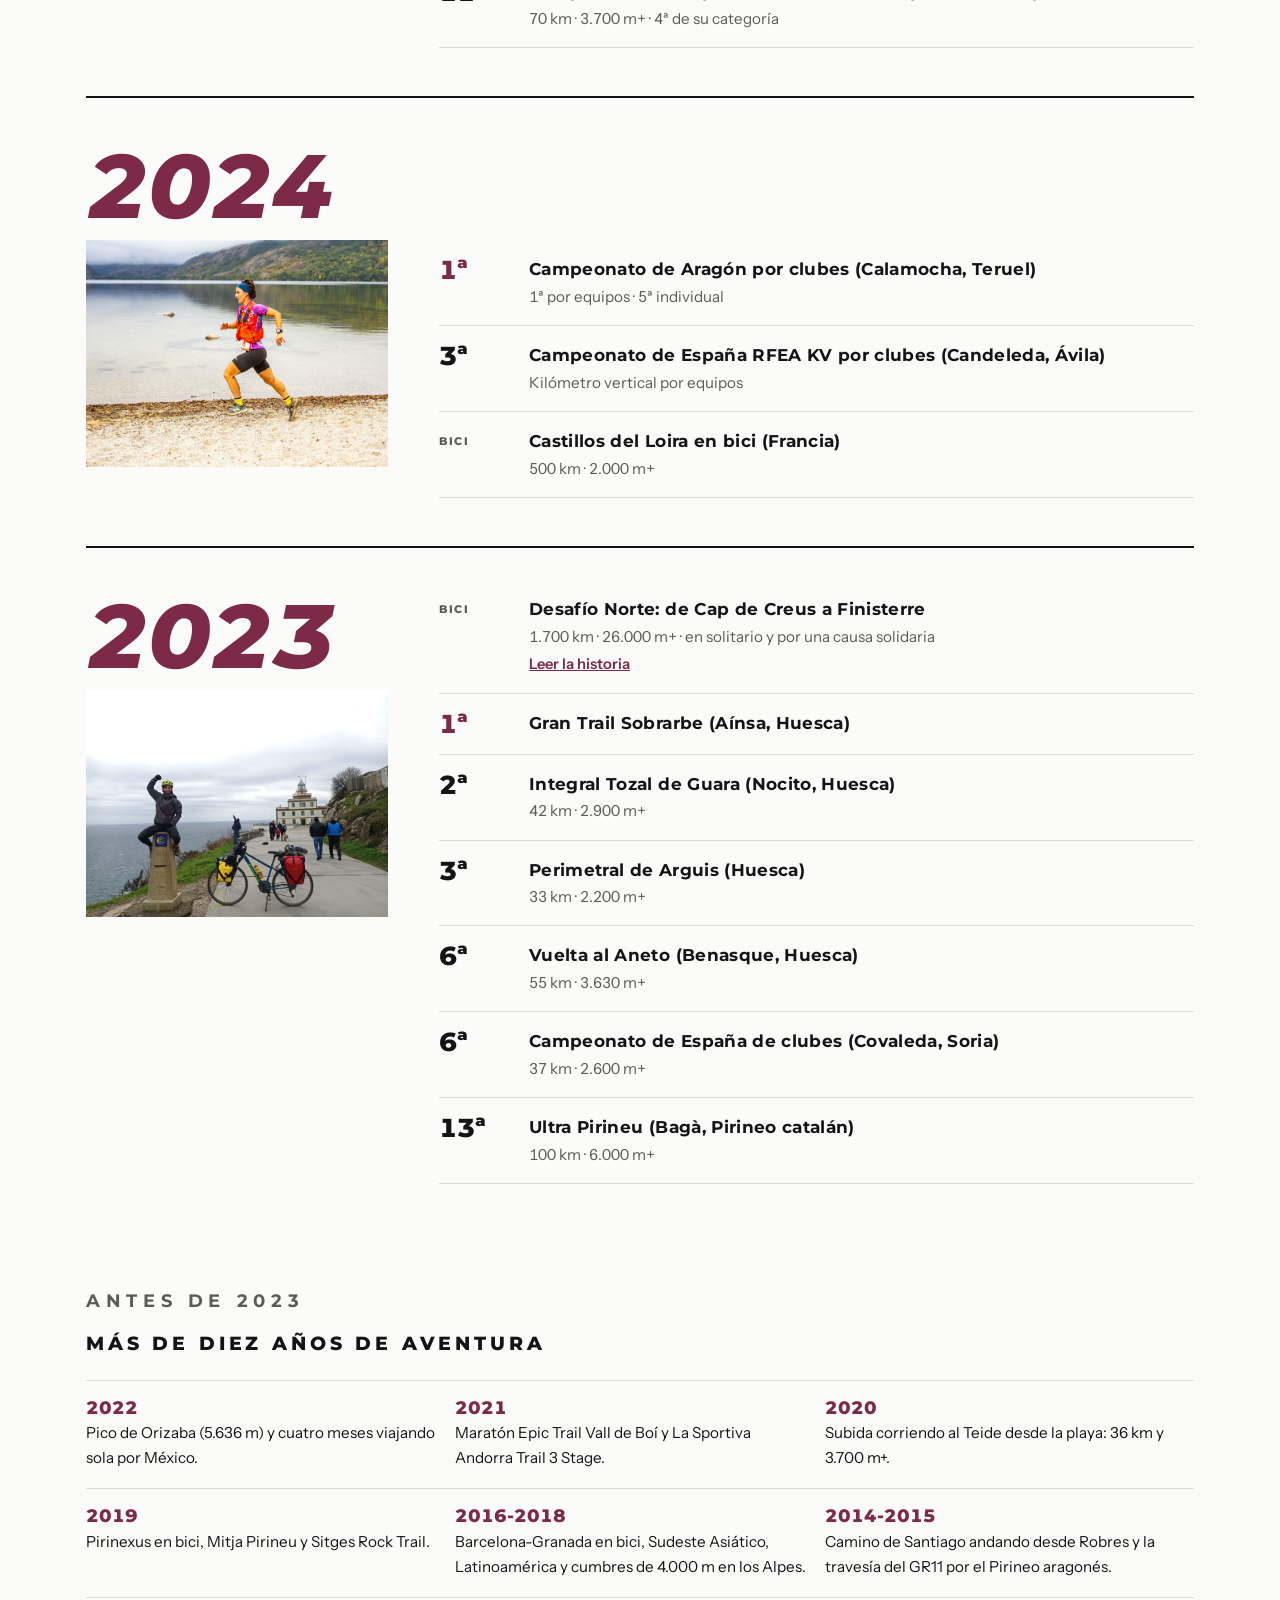
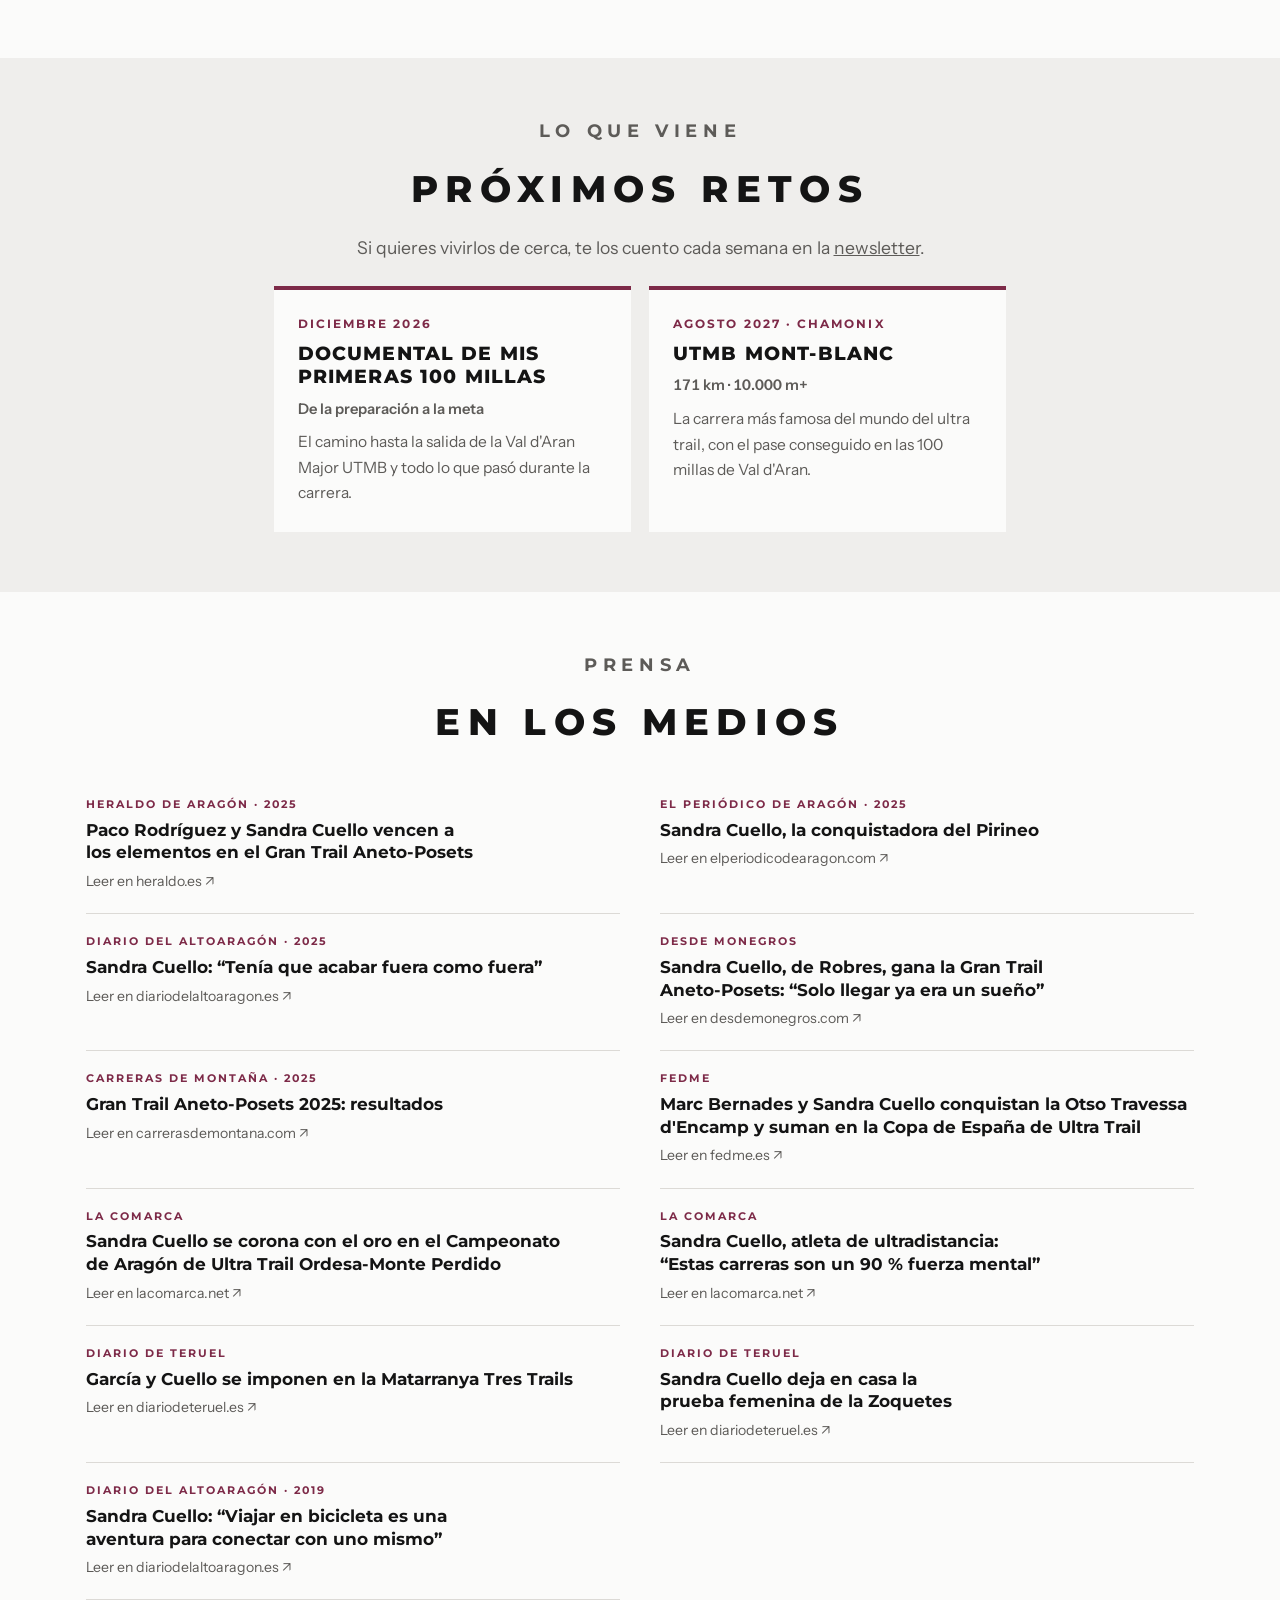
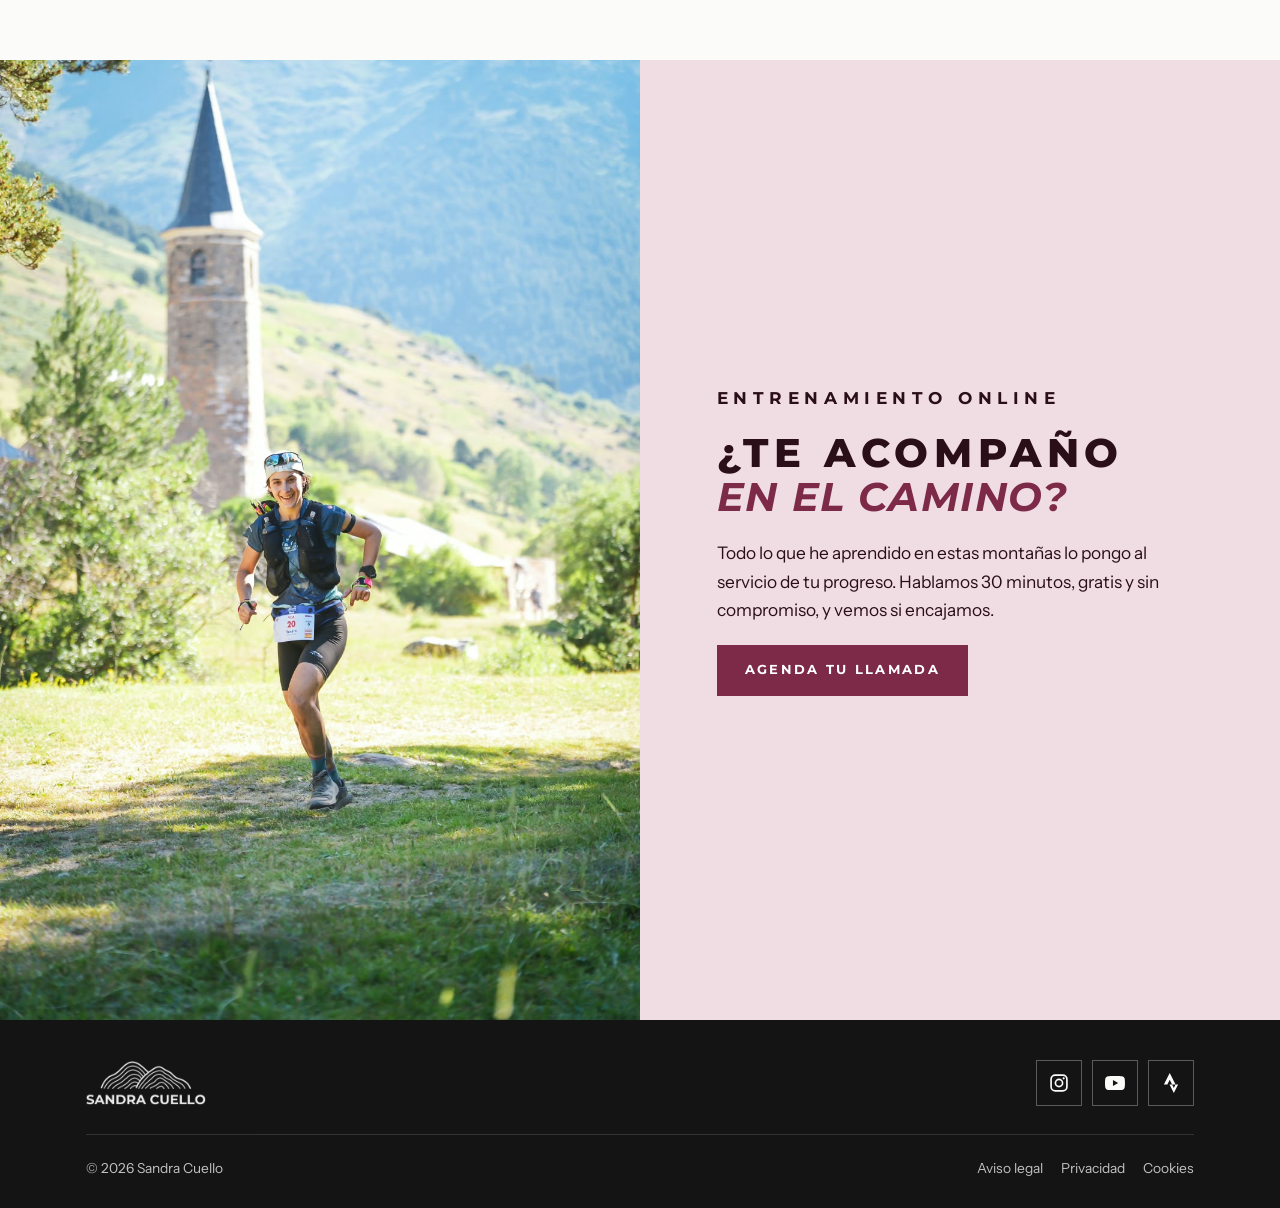
<file: quien-soy.html>
<!doctype html>
<html lang="es">
<head>
<meta charset="utf-8">
<meta name="viewport" content="width=device-width, initial-scale=1, viewport-fit=cover">
<title>Quién soy · Sandra Cuello</title>
<meta name="claude:viewport-fit-sides" content="cover">
<meta name="description" content="La historia de Sandra Cuello: entrenadora especialista en carreras por montaña, corredora de ultras y viajera en bici. Trayectoria deportiva, retos y prensa.">
<meta property="og:type" content="website">
<meta property="og:site_name" content="Sandra Cuello">
<meta property="og:locale" content="es_ES">
<meta property="og:title" content="Quién soy · Sandra Cuello">
<meta property="og:description" content="La historia de Sandra Cuello: entrenadora especialista en carreras por montaña, corredora de ultras y viajera en bici. Trayectoria deportiva, retos y prensa.">
<meta property="og:url" content="https://www.sandracuello.com/quien-soy">
<meta property="og:image" content="https://www.sandracuello.com/img/compartir.jpg">
<meta property="og:image:width" content="1200">
<meta property="og:image:height" content="630">
<meta property="og:image:alt" content="Sandra Cuello corriendo por una ladera del Pirineo">
<meta name="twitter:card" content="summary_large_image">
<link rel="icon" href="img/favicon.png">
<link rel="preconnect" href="https://fonts.googleapis.com">
<link rel="preconnect" href="https://fonts.gstatic.com" crossorigin>
<link rel="stylesheet" href="https://fonts.googleapis.com/css2?family=Montserrat:ital,wght@0,500;0,700;0,800;1,500;1,700;1,800&family=Instrument+Sans:wght@400;500;600&display=swap">
<link rel="stylesheet" href="css/styles.css">
</head>
<body>
<svg width="0" height="0" style="position:absolute" aria-hidden="true">
  <symbol id="i-chev" viewBox="0 0 12 12"><path d="M2 4l4 4 4-4"/></symbol>
  <symbol id="i-wa" viewBox="0 0 24 24"><path fill="currentColor" d="M12 2a10 10 0 0 0-8.6 15.1L2 22l5-1.3A10 10 0 1 0 12 2Zm0 18.2a8.2 8.2 0 0 1-4.2-1.2l-.3-.2-3 .8.8-2.9-.2-.3A8.2 8.2 0 1 1 12 20.2Zm4.5-6.1c-.2-.1-1.5-.7-1.7-.8s-.4-.1-.6.1-.7.8-.8 1-.3.2-.5.1a6.7 6.7 0 0 1-3.3-2.9c-.3-.4.3-.4.7-1.3.1-.2 0-.3 0-.4l-.8-1.8c-.2-.5-.4-.4-.6-.4h-.5a1 1 0 0 0-.7.3 3 3 0 0 0-.9 2.2 5.2 5.2 0 0 0 1.1 2.7 11.8 11.8 0 0 0 4.5 4c1.7.7 2.3.8 3.2.6a2.7 2.7 0 0 0 1.8-1.2 2.2 2.2 0 0 0 .1-1.3c0-.1-.2-.2-.5-.3Z"/></symbol>
  <symbol id="i-instagram" viewBox="0 0 24 24"><g fill="none" stroke="currentColor" stroke-width="2"><rect x="2.5" y="2.5" width="19" height="19" rx="5"/><circle cx="12" cy="12" r="4.3"/></g><circle cx="17.6" cy="6.4" r="1.3" fill="currentColor"/></symbol>
  <symbol id="i-strava" viewBox="0 0 24 24"><path fill="currentColor" d="M15.387 17.944l-2.089-4.116h-3.065L15.387 24l5.15-10.172h-3.066m-7.008-5.599l2.836 5.598h4.172L10.463 0l-7 13.828h4.169"/></symbol>
  <symbol id="i-youtube" viewBox="0 0 24 24"><path fill="currentColor" d="M23.498 6.186a3.016 3.016 0 0 0-2.122-2.136C19.505 3.545 12 3.545 12 3.545s-7.505 0-9.377.505A3.017 3.017 0 0 0 .502 6.186C0 8.07 0 12 0 12s0 3.93.502 5.814a3.016 3.016 0 0 0 2.122 2.136c1.871.505 9.376.505 9.376.505s7.505 0 9.377-.505a3.015 3.015 0 0 0 2.122-2.136C24 15.93 24 12 24 12s0-3.93-.502-5.814zM9.545 15.568V8.432L15.818 12l-6.273 3.568z"/></symbol>
  <symbol id="i-play" viewBox="0 0 24 24"><path d="M7 4v16l13-8Z"/></symbol>
</svg>
<a class="skip" href="#contenido">Saltar al contenido</a>
<header class="site-header">
  <div class="wrap">
    <a href="./" aria-label="Sandra Cuello, inicio"><img class="logo" src="img/logo.png" width="600" height="220" alt="Sandra Cuello"></a>
    <button class="menu-toggle" type="button" id="menu-toggle" aria-expanded="false" aria-controls="site-nav">Menú</button>
    <nav class="site-nav" id="site-nav" aria-label="Menú principal">
      <ul class="menu">
        <li class="has-sub is-current" data-nav="quien">
          <button type="button" aria-expanded="false">Sobre mí<svg class="chev" aria-hidden="true"><use href="#i-chev"></use></svg></button>
          <ul class="submenu">
            <li><a href="quien-soy">Mi historia</a></li>
            <li><a href="quien-soy#palmares">Trayectoria deportiva</a></li>
            <li><a href="quien-soy#retos">Próximos retos</a></li>
            <li><a href="quien-soy#prensa">Prensa</a></li>
          </ul>
        </li>
        <li class="has-sub" data-nav="servicios">
          <button type="button" aria-expanded="false">Servicios<svg class="chev" aria-hidden="true"><use href="#i-chev"></use></svg></button>
          <ul class="submenu">
            <li><a href="entrenamientos">Entrenamiento online<small>Plan personalizado de trail running</small></a></li>
            <li><a href="charlas">Charlas y talleres<small>Colegios, ayuntamientos, asociaciones y clubes</small></a></li>
            <li><a href="academia">Academia<small>Formación online · próximamente</small></a></li>
          </ul>
        </li>
        <li data-nav="blog"><a href="blog">Blog</a></li>
        <li class="nav-cta"><a class="btn btn-accent" href="entrenamientos#llamada">Agenda tu llamada</a></li>
      </ul>
    </nav>
  </div>
</header>

<main id="contenido">
<section class="hero page-hero on-photo hero-full">
  <img src="img/hero-cima.jpg" width="1600" height="1200" alt="Sandra Cuello en una cima rocosa con neveros, con los brazos abiertos" fetchpriority="high">
  <div class="wrap">
    <p class="tracked">Quién soy</p>
    <h1>Amante del movimiento, <span>la naturaleza y la aventura</span></h1>
  </div>
</section>

<nav class="section mist" style="padding-block: 22px" aria-label="Secciones de la página">
  <div class="wrap subnav">
    <a href="#historia">Mi historia</a>
    <a href="#palmares">Trayectoria deportiva</a>
    <a href="#retos">Próximos retos</a>
    <a href="#prensa">Prensa</a>
  </div>
</nav>

<section class="section" id="historia">
  <div class="wrap intro">
    <figure>
      <img src="img/sandra-bici.jpg" width="1205" height="1600" alt="Sandra Cuello sonriendo con el casco de bici puesto" loading="lazy">
    </figure>
    <div class="intro-text">
      <h2>Soy Sandra Cuello</h2>
      <p>Crecí en un pequeño pueblo oscense, rodeada de animales y libertad, y desde siempre me ha apasionado <strong>correr, explorar y cuestionarlo todo</strong>.</p>
      <p>Mi primer recuerdo corriendo fue en una clase de Educación Física. Tendría unos diez años. Estábamos dando vueltas al patio del cole cuando la profe desapareció un momento. Inmediatamente todos dejaron de correr… menos yo. Mi amigo Fran me gritó que parara, que la profe ya no estaba mirando.</p>
      <p class="quote">“Estoy corriendo porque me gusta, no porque nadie me obligue.”</p>
      <p>En ese momento hice “click”: me encantaba correr, y supe que me gustaban las cosas fuera de lo habitual.</p>
    </div>
  </div>
</section>

<section class="section mist">
  <div class="wrap intro flip">
    <figure>
      <img src="img/correr-sobrarbe-2023.jpg" width="2100" height="1400" alt="Sandra Cuello corriendo en el Gran Trail Sobrarbe con un cielo de tormenta y la montaña al fondo" loading="lazy" style="object-position: 30% 50%">
    </figure>
    <div class="intro-text">
      <h2>Y seguí corriendo… hasta las ultras</h2>
      <p>Aquella niña que no paró cuando la profe dejó de mirar sigue aquí. Hoy corro ultras de montaña de más de 100 km, formo parte de la <strong>selección aragonesa de carreras por montaña</strong>, trabajo online de forma flexible y persigo mis sueños sin hacer nada a medias.</p>
      <p>Mi vida es un viaje de retos y descubrimientos: carreras por los Pirineos, viajes en bici durante meses, alta montaña por todo el mundo, esquí de travesía… He viajado sin fecha de vuelta y subido montañas por medio mundo, pero lo más importante no es lo que hago, sino <strong>la persona en la que me convierto al hacerlo</strong>.</p>
      <p>Si a ti también te gustan las cosas fuera de lo habitual, estás en el sitio adecuado.</p>
    </div>
  </div>
</section>

<section class="section" id="palmares">
  <div class="wrap">
    <div class="section-title">
      <p class="tracked accent">Palmarés</p>
      <h2>Trayectoria deportiva</h2>
      <p>Victorias, podios y aventuras de las últimas temporadas.</p>
    </div>

    <article class="year year-centered">
      <div class="year-head">
        <span class="num">2026</span>
        <img src="img/vda-meta.jpg" width="1204" height="1600" alt="Sandra Cuello celebrando con los brazos en alto en la meta de la Val d'Aran" loading="lazy" style="object-position: 50% 55%">
      </div>
      <ul class="results">
        <li><span class="pos">6ª</span><div><h3>Val d'Aran Major UTMB</h3><p>163 km · 10.000 m+ · UTMB Major</p></div></li>
        <li><span class="pos gold">1ª</span><div><h3>Otso Travessa d'Encamp (Andorra)</h3><p>74 km · 4.400 m+ · Copa de España de Ultra Trail FEDME</p></div></li>
        <li><span class="pos icon">Bici</span><div><h3>Selva Negra y Alsacia en bici (Francia y Alemania)</h3><p>370 km · 2.800 m+</p></div></li>
      </ul>
    </article>

    <article class="year">
      <div class="year-head">
        <span class="num">2025</span>
        <img src="img/retrato-noche.jpg" width="1600" height="1066" alt="Sandra Cuello de noche con el frontal encendido antes de una carrera" loading="lazy">
      </div>
      <ul class="results">
        <li><span class="pos gold">1ª</span><div><h3>Ultra Aneto-Posets (Benasque, Huesca)</h3><p>110 km · 6.800 m+</p><a href="blog-ultra-aneto-posets">Leer la crónica</a></div></li>
        <li><span class="pos gold">1ª</span><div><h3>Ultra Torla-Ordesa · Campeonato de Aragón de ultras FAM</h3><p>50 km · 4.100 m+</p></div></li>
        <li><span class="pos gold">1ª</span><div><h3>Gran Trail Morrón de Viñas, Zoquetes (Alcorisa, Teruel)</h3><p>36 km · 1.700 m+</p></div></li>
        <li><span class="pos">2ª</span><div><h3>Gran Trail Sobrarbe (Aínsa, Huesca)</h3><p>42 km · 3.000 m+</p></div></li>
        <li><span class="pos">3ª</span><div><h3>Campeonato de España RFEA por equipos (Ibiza)</h3><p>27 km · 1.600 m+ · con la selección aragonesa</p></div></li>
        <li><span class="pos">11ª</span><div><h3>Campeonato de España de ultras FEDME (Cazorla, Jaén)</h3><p>70 km · 3.700 m+ · 4ª de su categoría</p></div></li>
      </ul>
    </article>

    <article class="year year-centered">
      <div class="year-head">
        <span class="num">2024</span>
        <img src="img/lago.jpg" width="1600" height="1147" alt="Sandra Cuello corriendo junto a un lago" loading="lazy">
      </div>
      <ul class="results">
        <li><span class="pos gold">1ª</span><div><h3>Campeonato de Aragón por clubes (Calamocha, Teruel)</h3><p>1ª por equipos · 5ª individual</p></div></li>
        <li><span class="pos">3ª</span><div><h3>Campeonato de España RFEA KV por clubes (Candeleda, Ávila)</h3><p>Kilómetro vertical por equipos</p></div></li>
        <li><span class="pos icon">Bici</span><div><h3>Castillos del Loira en bici (Francia)</h3><p>500 km · 2.000 m+</p></div></li>
      </ul>
    </article>

    <article class="year">
      <div class="year-head">
        <span class="num">2023</span>
        <img src="img/finisterre.jpg" width="1600" height="1197" alt="Sandra Cuello con su bici cargada junto al faro de Finisterre" loading="lazy">
      </div>
      <ul class="results">
        <li><span class="pos icon">Bici</span><div><h3>Desafío Norte: de Cap de Creus a Finisterre</h3><p>1.700 km · 26.000 m+ · en solitario y por una causa solidaria</p><a href="blog-desafio-norte">Leer la historia</a></div></li>
        <li><span class="pos gold">1ª</span><div><h3>Gran Trail Sobrarbe (Aínsa, Huesca)</h3></div></li>
        <li><span class="pos">2ª</span><div><h3>Integral Tozal de Guara (Nocito, Huesca)</h3><p>42 km · 2.900 m+</p></div></li>
        <li><span class="pos">3ª</span><div><h3>Perimetral de Arguis (Huesca)</h3><p>33 km · 2.200 m+</p></div></li>
        <li><span class="pos">6ª</span><div><h3>Vuelta al Aneto (Benasque, Huesca)</h3><p>55 km · 3.630 m+</p></div></li>
        <li><span class="pos">6ª</span><div><h3>Campeonato de España de clubes (Covaleda, Soria)</h3><p>37 km · 2.600 m+</p></div></li>
        <li><span class="pos">13ª</span><div><h3>Ultra Pirineu (Bagà, Pirineo catalán)</h3><p>100 km · 6.000 m+</p></div></li>
      </ul>
    </article>

    <div class="section-title left" style="margin: 56px 0 20px">
      <p class="tracked accent">Antes de 2023</p>
      <h2 style="font-size: 1.2rem">Más de diez años de aventura</h2>
    </div>
    <div class="earlier">
      <div><b>2022</b><p>Pico de Orizaba (5.636 m) y cuatro meses viajando sola por México.</p></div>
      <div><b>2021</b><p>Maratón Epic Trail Vall de Boí y La Sportiva Andorra Trail 3 Stage.</p></div>
      <div><b>2020</b><p>Subida corriendo al Teide desde la playa: 36 km y 3.700 m+.</p></div>
      <div><b>2019</b><p>Pirinexus en bici, Mitja Pirineu y Sitges Rock Trail.</p></div>
      <div><b>2016-2018</b><p>Barcelona-Granada en bici, Sudeste Asiático, Latinoamérica y cumbres de 4.000 m en los Alpes.</p></div>
      <div><b>2014-2015</b><p>Camino de Santiago andando desde Robres y la travesía del GR11 por el Pirineo aragonés.</p></div>
    </div>
  </div>
</section>

<section class="section mist" id="retos">
  <div class="wrap">
    <div class="section-title">
      <p class="tracked accent">Lo que viene</p>
      <h2>Próximos retos</h2>
      <p>Si quieres vivirlos de cerca, te los cuento cada semana en la <a href="newsletter">newsletter</a>.</p>
    </div>
    <div class="goals">
      <article class="goal">
        <span class="when">Diciembre 2026</span>
        <h3>Documental de mis primeras 100 millas</h3>
        <p class="stats">De la preparación a la meta</p>
        <p>El camino hasta la salida de la Val d'Aran Major UTMB y todo lo que pasó durante la carrera.</p>
      </article>
      <article class="goal">
        <span class="when">Agosto 2027 · Chamonix</span>
        <h3>UTMB Mont-Blanc</h3>
        <p class="stats">171 km · 10.000 m+</p>
        <p>La carrera más famosa del mundo del ultra trail, con el pase conseguido en las 100 millas de Val d'Aran.</p>
      </article>
    </div>
  </div>
</section>

<section class="section" id="prensa">
  <div class="wrap">
    <div class="section-title">
      <p class="tracked accent">Prensa</p>
      <h2>En los medios</h2>
    </div>
    <ul class="press">
      <li><a href="https://www.heraldo.es/noticias/deportes/2025/07/20/aragon-paco-rodriguez-y-sandra-cuello-vencen-a-los-elementos-en-el-gran-trail-aneto-posets-1840806.html" target="_blank" rel="noopener"><span class="medio">Heraldo de Aragón · 2025</span><h3>Paco Rodríguez y Sandra Cuello vencen a los elementos en el Gran Trail Aneto-Posets</h3><span class="leer">Leer en heraldo.es ↗</span></a></li>
      <li><a href="https://www.elperiodicodearagon.com/mujer-y-deporte/2025/10/19/sandra-cuello-conquistadora-pirineo-carreras-122727548.html" target="_blank" rel="noopener"><span class="medio">El Periódico de Aragón · 2025</span><h3>Sandra Cuello, la conquistadora del Pirineo</h3><span class="leer">Leer en elperiodicodearagon.com ↗</span></a></li>
      <li><a href="https://www.diariodelaltoaragon.es/noticias/deportes/2025/07/22/sandra-cuello-tenia-que-acabar-fuera-como-fuera-1841244-daa.html" target="_blank" rel="noopener"><span class="medio">Diario del AltoAragón · 2025</span><h3>Sandra Cuello: “Tenía que acabar fuera como fuera”</h3><span class="leer">Leer en diariodelaltoaragon.es ↗</span></a></li>
      <li><a href="https://www.desdemonegros.com/sandra-cuello-de-robres-gana-la-gran-trail-aneto-posets-solo-llegar-ya-era-un-sueno/" target="_blank" rel="noopener"><span class="medio">Desde Monegros</span><h3>Sandra Cuello, de Robres, gana la Gran Trail Aneto-Posets: “Solo llegar ya era un sueño”</h3><span class="leer">Leer en desdemonegros.com ↗</span></a></li>
      <li><a href="https://carrerasdemontana.com/2025/07/20/gran-trail-aneto-posets-2025-resultados-mayayo/" target="_blank" rel="noopener"><span class="medio">Carreras de Montaña · 2025</span><h3>Gran Trail Aneto-Posets 2025: resultados</h3><span class="leer">Leer en carrerasdemontana.com ↗</span></a></li>
      <li><a href="https://fedme.es/marc-bernades-y-sandra-cuello-conquistan-la-otso-travessa-dencamp-y-suman-en-la-copa-de-espana-de-ultra-trail-fedme/" target="_blank" rel="noopener"><span class="medio">FEDME</span><h3>Marc Bernades y Sandra Cuello conquistan la Otso Travessa d'Encamp y suman en la Copa de España de Ultra Trail</h3><span class="leer">Leer en fedme.es ↗</span></a></li>
      <li><a href="https://www.lacomarca.net/sandra-cuello-corona-oro-campeonato-aragon-ultra-trail-ordesa-monte-perdido/" target="_blank" rel="noopener"><span class="medio">La Comarca</span><h3>Sandra Cuello se corona con el oro en el Campeonato de Aragón de Ultra Trail Ordesa-Monte Perdido</h3><span class="leer">Leer en lacomarca.net ↗</span></a></li>
      <li><a href="https://www.lacomarca.net/sandra-cuello-atleta-de-ultra-distancia-estas-carreras-son-un-90-fuerza-mental/" target="_blank" rel="noopener"><span class="medio">La Comarca</span><h3>Sandra Cuello, atleta de ultradistancia: “Estas carreras son un 90 % fuerza mental”</h3><span class="leer">Leer en lacomarca.net ↗</span></a></li>
      <li><a href="https://www.diariodeteruel.es/deportes/garcia-y-cuello-se-imponen-en-la-matarranya-tres-trails" target="_blank" rel="noopener"><span class="medio">Diario de Teruel</span><h3>García y Cuello se imponen en la Matarranya Tres Trails</h3><span class="leer">Leer en diariodeteruel.es ↗</span></a></li>
      <li><a href="https://www.diariodeteruel.es/deportes/sandra-cuello-deja-en-casa-la-prueba-femenina-de-la-zoquetes" target="_blank" rel="noopener"><span class="medio">Diario de Teruel</span><h3>Sandra Cuello deja en casa la prueba femenina de la Zoquetes</h3><span class="leer">Leer en diariodeteruel.es ↗</span></a></li>
      <li><a href="https://www.diariodelaltoaragon.es/noticias/sociedad/2019/03/13/sandra-cuello-viajar-en-bicicleta-es-una-aventura-para-conectar-con-uno-mismo-1157549-daa.html" target="_blank" rel="noopener"><span class="medio">Diario del AltoAragón · 2019</span><h3>Sandra Cuello: “Viajar en bicicleta es una aventura para conectar con uno mismo”</h3><span class="leer">Leer en diariodelaltoaragon.es ↗</span></a></li>
    </ul>
  </div>
</section>

<section class="split">
  <img src="img/vda-carrera.jpg" width="1066" height="1599" alt="Sandra Cuello corriendo sonriente por un prado de la Val d'Aran, con un campanario al fondo" loading="lazy" style="object-position: 50% 72%">
  <div class="panel">
    <p class="tracked">Entrenamiento online</p>
    <h2>¿Te acompaño <span>en el camino?</span></h2>
    <p>Todo lo que he aprendido en estas montañas lo pongo al servicio de tu progreso. Hablamos 30 minutos, gratis y sin compromiso, y vemos si encajamos.</p>
    <a class="btn btn-accent" href="entrenamientos#llamada">Agenda tu llamada</a>
  </div>
</section>
</main>
<footer class="site-footer">
  <div class="wrap">
    <div class="foot-simple">
      <img class="logo" src="img/logo.png" width="600" height="220" alt="Sandra Cuello" loading="lazy">
      <div class="social">
        <a href="https://www.instagram.com/_sandracuello/" target="_blank" rel="noopener" aria-label="Instagram de Sandra Cuello"><svg aria-hidden="true"><use href="#i-instagram"></use></svg></a>
        <a href="https://www.youtube.com/@sandra.cuello" target="_blank" rel="noopener" aria-label="Canal de YouTube de Sandra Cuello"><svg aria-hidden="true"><use href="#i-youtube"></use></svg></a>
        <a href="https://www.strava.com/athletes/36335439" target="_blank" rel="noopener" aria-label="Strava de Sandra Cuello"><svg aria-hidden="true"><use href="#i-strava"></use></svg></a>
      </div>
    </div>
    <div class="foot-bottom">
      <span>© 2026 Sandra Cuello</span>
      <nav aria-label="Textos legales">
        <a href="aviso-legal">Aviso legal</a>
        <a href="privacidad">Privacidad</a>
        <a href="cookies">Cookies</a>
      </nav>
    </div>
  </div>
</footer>

<script src="js/main.js"></script>
</body>
</html>
</file>
<file: css/styles.css>
/* Sandra Cuello
   Layout: full-bleed photo heroes with tracked capitals, photo cards, colour-block newsletter panels.
   Montserrat echoes the lettering of Sandra's logo; burgundy comes from her race shirt. */
:root {
  --paper: #fbfbfa;
  --mist: #efeeec;          /* alternate section ground */
  --ink: #141414;
  --muted: #5d5b58;
  --line: #dcdad6;
  --baliza: #7d2a48;        /* the one accent */
  --baliza-soft: #f0dce3;   /* colour-block panels */
  --on-soft: #2a0f19;
  --on-accent: #ffffff;
  --on-photo: #ffffff;
  --on-photo-accent: #f0a9bf;
  --band: #141414;          /* inverted bands (Academia, footer) */
  --on-band: #fbfbfa;
  --band-accent: #f0a9bf;
  --btn: #141414;
  --on-btn: #ffffff;
  --overlay: rgba(10, 12, 12, 0.62);
  --logo-filter: none;

  --head: "Montserrat", "Segoe UI", system-ui, sans-serif;
  --body: "Instrument Sans", "Segoe UI", system-ui, sans-serif;
  --track: 0.32em;
  --wrap: 1140px;
}
@media (prefers-color-scheme: dark) {
  :root:not([data-theme="light"]) {
    --paper: #111211; --mist: #1a1b1a; --ink: #ecebe8; --muted: #a9a7a2; --line: #2e2f2d;
    --baliza: #e38aa8; --baliza-soft: #301620; --on-soft: #f7e4ea; --on-accent: #22080f;
    --band: #050505; --on-band: #ecebe8; --band-accent: #e38aa8;
    --btn: #ecebe8; --on-btn: #111211; --overlay: rgba(0, 0, 0, 0.66); --logo-filter: invert(0.93);
    color-scheme: dark;
  }
}
:root[data-theme="dark"] {
  --paper: #111211; --mist: #1a1b1a; --ink: #ecebe8; --muted: #a9a7a2; --line: #2e2f2d;
  --baliza: #e38aa8; --baliza-soft: #301620; --on-soft: #f7e4ea; --on-accent: #22080f;
  --band: #050505; --on-band: #ecebe8; --band-accent: #e38aa8;
  --btn: #ecebe8; --on-btn: #111211; --overlay: rgba(0, 0, 0, 0.66); --logo-filter: invert(0.93);
  color-scheme: dark;
}

* { box-sizing: border-box; }
html { scroll-behavior: smooth; scroll-padding-top: 90px; }
@media (prefers-reduced-motion: reduce) { html { scroll-behavior: auto; } }
body { margin: 0; background: var(--paper); color: var(--ink); font: 400 1.0625rem/1.65 var(--body); -webkit-font-smoothing: antialiased; }
body::before { content: ""; position: fixed; inset: 0 0 auto; height: env(safe-area-inset-top, 0px); z-index: 40; background: var(--paper); }
a { color: inherit; }
img, video { display: block; max-width: 100%; height: auto; }
:focus-visible { outline: 3px solid var(--baliza); outline-offset: 3px; }
h1, h2, h3 { font-family: var(--head); margin: 0; text-wrap: balance; }
p { margin: 0; }
.wrap { max-width: var(--wrap); margin-inline: auto; padding-left: max(16px, env(safe-area-inset-left, 0px)); padding-right: max(16px, env(safe-area-inset-right, 0px)); }
.narrow { max-width: 780px; }
.tracked { font: 700 0.8rem/1.5 var(--head); letter-spacing: var(--track); text-transform: uppercase; }
.accent { color: var(--baliza); }
.muted { color: var(--muted); }
.skip { position: absolute; left: -999px; top: 8px; z-index: 50; background: var(--btn); color: var(--on-btn); padding: 10px 14px; }
.skip:focus { left: 8px; }

/* Buttons: square, tracked caps */
.btn { display: inline-flex; align-items: center; justify-content: center; gap: 10px; text-decoration: none; cursor: pointer;
  font: 700 0.8rem/1 var(--head); letter-spacing: 0.18em; text-transform: uppercase;
  padding: 17px 26px; background: var(--btn); color: var(--on-btn); border: 2px solid var(--btn); transition: background-color .15s ease, color .15s ease; }
.btn:hover { background: transparent; color: var(--btn); }
.btn svg { width: 18px; height: 18px; flex: none; }
.btn-accent { background: var(--baliza); border-color: var(--baliza); color: var(--on-accent); }
.btn-accent:hover { background: transparent; color: var(--baliza); }
.on-photo .btn-accent:hover { color: var(--on-photo); border-color: var(--on-photo); }
.btn-ghost { background: transparent; color: var(--ink); border-color: var(--ink); }
.btn-ghost:hover { background: var(--btn); color: var(--on-btn); }
.link-more { font: 700 0.74rem/1 var(--head); letter-spacing: 0.2em; text-transform: uppercase; text-decoration: none; color: var(--baliza); border-bottom: 2px solid currentColor; padding-bottom: 4px; }

/* ---------- Header and menu ---------- */
.site-header { position: sticky; top: env(safe-area-inset-top, 0px); z-index: 30; background: var(--paper); border-bottom: 1px solid var(--line); }
.site-header .wrap { display: flex; align-items: center; justify-content: space-between; gap: 20px; padding-block: 10px; }
.logo { width: 132px; filter: var(--logo-filter); }
.menu { display: flex; align-items: center; gap: 4px; list-style: none; margin: 0; padding: 0; }
.menu > li { position: relative; }
.menu > li > a, .menu > li > button { display: inline-flex; align-items: center; gap: 6px; padding: 12px 12px; background: none; border: 0; cursor: pointer; text-decoration: none;
  font: 700 0.74rem/1 var(--head); letter-spacing: 0.18em; text-transform: uppercase; color: var(--muted); }
.menu > li > a:hover, .menu > li > button:hover, .menu [aria-current="page"], .menu .is-current > button, .menu .is-current > a { color: var(--baliza); }
.menu .chev { width: 10px; height: 10px; stroke: currentColor; fill: none; stroke-width: 2.5; transition: transform .15s ease; }
.submenu { position: absolute; top: 100%; left: 0; min-width: 250px; list-style: none; margin: 0; padding: 10px 0; background: var(--paper); border: 1px solid var(--line); box-shadow: 0 14px 30px rgba(0,0,0,.12); display: none; }
.submenu a { display: block; padding: 10px 18px; text-decoration: none; font-weight: 500; font-size: 0.97rem; }
.submenu a:hover { background: var(--mist); color: var(--baliza); }
.submenu a small { display: block; color: var(--muted); font-size: 0.82rem; font-weight: 400; }
.has-sub:hover .submenu, .has-sub:focus-within .submenu, .has-sub.open .submenu { display: block; }
.has-sub.open .chev { transform: rotate(180deg); }
.menu-toggle { display: none; background: none; border: 1px solid var(--line); padding: 10px 12px; cursor: pointer; color: var(--ink);
  font: 700 0.72rem/1 var(--head); letter-spacing: 0.18em; text-transform: uppercase; }
@media (max-width: 1020px) {
  .menu-toggle { display: inline-flex; }
  .site-nav { display: none; position: absolute; left: 0; right: 0; top: 100%; background: var(--paper); border-bottom: 1px solid var(--line); max-height: calc(100vh - 70px); overflow: auto; }
  .site-nav.open { display: block; }
  .menu { flex-direction: column; align-items: stretch; gap: 0; padding: 8px max(16px, env(safe-area-inset-left, 0px)) 20px; }
  .menu > li > a, .menu > li > button { width: 100%; justify-content: space-between; padding: 16px 0; border-bottom: 1px solid var(--line); font-size: 0.8rem; }
  .submenu { position: static; box-shadow: none; border: 0; padding: 4px 0 10px 12px; min-width: 0; }
  .has-sub:hover .submenu, .has-sub:focus-within .submenu { display: none; }
  .has-sub.open .submenu { display: block; }
}

/* ---------- Heroes ---------- */
.hero { position: relative; display: grid; align-items: end; min-height: clamp(540px, 66vw, 780px); overflow: hidden; color: var(--on-photo); background: #222; }
.hero .slides, .hero > img { position: absolute; inset: 0; }
.hero .slides img, .hero > img { position: absolute; inset: 0; width: 100%; height: 100%; object-fit: cover; }
.hero .slides img { opacity: 0; animation: slide 24s infinite; }
.hero .slides img:first-child { opacity: 1; }
.hero .slides img:nth-child(1) { animation-delay: 0s; }
.hero .slides img:nth-child(2) { animation-delay: 6s; }
.hero .slides img:nth-child(3) { animation-delay: 12s; }
.hero .slides img:nth-child(4) { animation-delay: 18s; }
@keyframes slide { 0% { opacity: 0; transform: scale(1.06); } 5% { opacity: 1; } 25% { opacity: 1; } 30% { opacity: 0; transform: scale(1); } 100% { opacity: 0; } }
.hero .slides img:first-child { animation-name: slide-first; }
@keyframes slide-first { 0% { opacity: 1; transform: scale(1.06); } 25% { opacity: 1; } 30% { opacity: 0; transform: scale(1); } 95% { opacity: 0; } 100% { opacity: 1; transform: scale(1.06); } }
@media (prefers-reduced-motion: reduce) { .hero .slides img { animation: none; } .hero .slides img:not(:first-child) { display: none; } }
.hero::after { content: ""; position: absolute; inset: 0; background: linear-gradient(90deg, var(--overlay) 0%, rgba(0,0,0,.35) 50%, rgba(0,0,0,0) 75%), linear-gradient(0deg, rgba(0,0,0,.5), rgba(0,0,0,0) 50%); }
.hero .wrap { position: relative; z-index: 1; width: 100%; padding-block: 72px clamp(48px, 7vw, 96px); display: grid; gap: 22px; justify-items: start; }
.hero .tracked { color: #f1f1f1; max-width: 36rem; }
.hero h1 { font-weight: 800; font-size: clamp(2.1rem, 1rem + 4.6vw, 4.4rem); line-height: 1.04; letter-spacing: 0.06em; text-transform: uppercase; max-width: 15ch; }
.hero h1 span { display: block; color: var(--on-photo-accent); font-style: italic; font-weight: 700; letter-spacing: 0.03em; }
.hero .lede { max-width: 34rem; font-size: 1.12rem; color: #f3f3f3; }
@media (max-width: 640px) { .hero::after { background: linear-gradient(0deg, rgba(0,0,0,.82) 0%, rgba(0,0,0,.45) 60%, rgba(0,0,0,.15) 100%); } }

/* Smaller hero for inner pages */
.page-hero { min-height: clamp(340px, 40vw, 480px); }
.page-hero h1 { font-size: clamp(2rem, 1rem + 3.6vw, 3.6rem); max-width: 18ch; }

/* Newsletter form inside heroes and panels */
.nl-form { display: grid; grid-template-columns: minmax(0, 1fr) minmax(0, 1.3fr) auto; gap: 8px; width: 100%; max-width: 640px; }
.nl-form label:not(.consent) { position: absolute; width: 1px; height: 1px; overflow: hidden; clip: rect(0 0 0 0); }
.nl-form input:not([type="checkbox"]) { width: 100%; min-width: 0; padding: 16px 16px; font: 500 1rem/1.2 var(--body); border: 2px solid transparent; background: #fff; color: #141414; }
.nl-form input::placeholder { color: #6b6866; }
.nl-form input:focus-visible { outline: 3px solid var(--baliza); outline-offset: 0; }
.nl-form .consent { grid-column: 1 / -1; display: flex; align-items: flex-start; gap: 10px; font-size: 0.92rem; line-height: 1.45; cursor: pointer; }
.nl-form .consent input { width: 20px; height: 20px; flex: none; margin: 1px 0 0; padding: 0; accent-color: var(--baliza); cursor: pointer; }
.nl-form .consent a { font-weight: 600; text-underline-offset: 3px; }
.panel .nl-form input:not([type="checkbox"]) { border-color: var(--line); background: var(--paper); color: var(--ink); }
.panel .nl-form input::placeholder { color: var(--muted); }
.form-note { font-size: 0.86rem; opacity: .85; }
.form-msg { font-weight: 600; padding: 12px 14px; background: var(--baliza-soft); color: var(--on-soft); }
@media (max-width: 720px) { .nl-form { grid-template-columns: minmax(0, 1fr); } }

/* ---------- Sections ---------- */
.section { padding-block: clamp(72px, 10vw, 120px); }
.mist { background: var(--mist); }
.section-title { display: grid; gap: 14px; justify-items: center; text-align: center; margin-bottom: 48px; }
.section-title.left { justify-items: start; text-align: left; }
.section-title h2 { font-weight: 800; font-size: clamp(1.5rem, 1rem + 2vw, 2.3rem); letter-spacing: 0.2em; text-transform: uppercase; }
.section-title p { color: var(--muted); max-width: 42rem; font-size: 1.1rem; }
@media (max-width: 560px) { .section-title h2 { letter-spacing: 0.1em; } .tracked { letter-spacing: 0.2em; } }

/* Intro: portrait beside text */
.intro { display: grid; grid-template-columns: minmax(0, 5fr) minmax(0, 6fr); gap: clamp(32px, 6vw, 80px); align-items: center; }
.intro.flip { grid-template-columns: minmax(0, 6fr) minmax(0, 5fr); }
.intro.flip figure { order: 2; }
.intro figure { margin: 0; }
.intro figure img { width: 100%; aspect-ratio: 4 / 5; object-fit: cover; }
.intro-text { display: grid; gap: 18px; justify-items: start; min-width: 0; }
.intro-text h2 { font-weight: 800; font-size: clamp(1.3rem, 1rem + 1.4vw, 1.9rem); letter-spacing: 0.2em; text-transform: uppercase; color: var(--baliza); }
.intro-text strong { font-weight: 600; }
.quote { font: italic 700 clamp(1.1rem, 1rem + 0.7vw, 1.45rem)/1.35 var(--head); text-transform: uppercase; letter-spacing: 0.05em; border-left: 3px solid var(--baliza); padding-left: 18px; }
@media (max-width: 800px) { .intro, .intro.flip { grid-template-columns: minmax(0, 1fr); } .intro.flip figure { order: 0; } .intro figure img { aspect-ratio: 4 / 3.6; object-position: 50% 25%; } }

/* Photo cards (services) */
.cards { display: grid; grid-template-columns: repeat(3, minmax(0, 1fr)); gap: 18px; }
.card { position: relative; display: grid; align-content: end; min-height: 460px; overflow: hidden; color: var(--on-photo); text-decoration: none; background: #222; }
.card img { position: absolute; inset: 0; width: 100%; height: 100%; object-fit: cover; transition: transform .5s ease; }
.card::after { content: ""; position: absolute; inset: 0; background: linear-gradient(0deg, rgba(0,0,0,.85) 0%, rgba(0,0,0,.35) 55%, rgba(0,0,0,.12) 100%); }
.card:hover img { transform: scale(1.04); }
@media (prefers-reduced-motion: reduce) { .card img { transition: none; } .card:hover img { transform: none; } }
.card-body { position: relative; z-index: 1; padding: 26px 24px; display: grid; gap: 10px; justify-items: start; }
.card .tracked { color: var(--on-photo-accent); font-size: 0.7rem; }
.card h3 { font-weight: 800; font-size: 1.35rem; letter-spacing: 0.12em; text-transform: uppercase; }
.card p { font-size: 0.98rem; color: #ececec; }
.card .more { font: 700 0.74rem/1 var(--head); letter-spacing: 0.2em; text-transform: uppercase; border-bottom: 2px solid var(--on-photo-accent); padding-bottom: 4px; margin-top: 4px; }
@media (max-width: 900px) { .cards { grid-template-columns: minmax(0, 1fr); } .card { min-height: 380px; } }

/* Colour-block split: photo + panel */
.split { display: grid; grid-template-columns: minmax(0, 1fr) minmax(0, 1fr); }
.split > img { width: 100%; height: 100%; min-height: 440px; object-fit: cover; }
.panel { background: var(--baliza-soft); color: var(--on-soft); display: grid; align-content: center; gap: 20px; justify-items: start;
  padding-block: clamp(56px, 8vw, 96px); padding-left: max(24px, env(safe-area-inset-left, 0px), 6vw); padding-right: max(24px, env(safe-area-inset-right, 0px), 6vw); }
.panel h2 { font-weight: 800; font-size: clamp(1.6rem, 1rem + 2.4vw, 2.5rem); letter-spacing: 0.14em; text-transform: uppercase; line-height: 1.1; }
.panel h2 span { display: block; font-style: italic; font-weight: 700; letter-spacing: 0.04em; color: var(--baliza); }
.panel p { max-width: 32rem; font-size: 1.08rem; }
@media (max-width: 800px) { .split { grid-template-columns: minmax(0, 1fr); } .split > img { min-height: 300px; max-height: 420px; } }

/* Closing quote over a photo */
.closing { position: relative; display: grid; place-items: center; min-height: clamp(380px, 46vw, 560px); color: var(--on-photo); text-align: center; overflow: hidden; background: #222; }
.closing img { position: absolute; inset: 0; width: 100%; height: 100%; object-fit: cover; }
.closing::after { content: ""; position: absolute; inset: 0; background: rgba(0,0,0,.45); }
.closing blockquote { position: relative; z-index: 1; margin: 0; display: grid; gap: 18px; justify-items: center; }
.closing p { font: italic 700 clamp(1.4rem, 1rem + 2.2vw, 2.6rem)/1.25 var(--head); text-transform: uppercase; letter-spacing: 0.05em; max-width: 24ch; }
.closing cite { font: 700 0.78rem/1 var(--head); letter-spacing: var(--track); text-transform: uppercase; font-style: normal; color: var(--on-photo-accent); }

/* ---------- Blog ---------- */
.filters { display: flex; flex-wrap: wrap; gap: 8px; justify-content: center; margin-bottom: 40px; }
.filters a { text-decoration: none; padding: 12px 18px; border: 1px solid var(--line); font: 700 0.74rem/1 var(--head); letter-spacing: 0.16em; text-transform: uppercase; color: var(--muted); }
.filters a:hover { color: var(--ink); border-color: var(--ink); }
.filters a[aria-current="true"] { background: var(--btn); color: var(--on-btn); border-color: var(--btn); }
.posts { display: grid; grid-template-columns: repeat(3, minmax(0, 1fr)); gap: 22px; }
.post-card { display: grid; grid-template-rows: auto 1fr; text-decoration: none; background: var(--paper); border: 1px solid var(--line); min-width: 0; }
.post-card img { width: 100%; aspect-ratio: 3 / 2; object-fit: cover; }
.post-card .body { padding: 20px 20px 22px; display: grid; gap: 10px; align-content: start; }
.post-card h3 { font-weight: 800; font-size: 1.1rem; letter-spacing: 0.05em; text-transform: uppercase; line-height: 1.25; }
.post-card p { color: var(--muted); font-size: 0.97rem; }
.post-card .more { font: 700 0.72rem/1 var(--head); letter-spacing: 0.18em; text-transform: uppercase; color: var(--baliza); margin-top: 4px; }
.post-card:hover h3 { color: var(--baliza); }
.badge { justify-self: start; font: 700 0.64rem/1 var(--head); letter-spacing: 0.16em; text-transform: uppercase; padding: 6px 8px; background: var(--mist); color: var(--muted); }
@media (max-width: 900px) { .posts { grid-template-columns: minmax(0, 1fr); } .post-card { grid-template-columns: minmax(0, 2fr) minmax(0, 3fr); grid-template-rows: none; } .post-card img { height: 100%; aspect-ratio: auto; min-height: 190px; } }
@media (max-width: 560px) { .post-card { grid-template-columns: minmax(0, 1fr); } .post-card img { aspect-ratio: 3 / 2; min-height: 0; } }

/* Article */
.article-head { display: grid; gap: 16px; padding-block: 40px 28px; }
.article-head .back { font: 700 0.74rem/1 var(--head); letter-spacing: 0.18em; text-transform: uppercase; color: var(--muted); text-decoration: none; }
.article-head .back:hover { color: var(--baliza); }
.article-head h1 { font-weight: 800; font-size: clamp(1.8rem, 1rem + 3vw, 3rem); letter-spacing: 0.03em; line-height: 1.1; }
.article-head .sub { font-size: 1.2rem; color: var(--muted); }
.figures { display: flex; flex-wrap: wrap; gap: 10px 28px; padding-block: 14px; border-block: 1px solid var(--line); }
.figures div { display: grid; }
.figures b { font: 800 1.4rem/1.2 var(--head); font-variant-numeric: tabular-nums; }
.figures span { font-size: 0.82rem; color: var(--muted); text-transform: uppercase; letter-spacing: 0.12em; }
.article-cover { width: 100%; max-height: 620px; object-fit: cover; }
.prose { display: grid; gap: 18px; font-size: 1.1rem; line-height: 1.75; padding-block: 36px 24px; }
.prose h2 { font-weight: 800; font-size: 1.15rem; letter-spacing: 0.1em; text-transform: uppercase; margin-top: 14px; }
.prose ul { margin: 0; padding-left: 1.3em; display: grid; gap: 10px; }
.prose strong { font-weight: 600; }
.prose blockquote { margin: 8px 0; font: italic 700 1.3rem/1.4 var(--head); border-left: 3px solid var(--baliza); padding-left: 20px; }
.prose figure { margin: 10px 0; display: grid; gap: 8px; }
.prose figure img, .prose figure video { width: 100%; }
.prose figcaption { font-size: 0.86rem; color: var(--muted); }
.prose .pair { display: grid; grid-template-columns: minmax(0, 1fr) minmax(0, 1fr); gap: 10px; }
.prose .pair img { aspect-ratio: 4 / 5; object-fit: cover; height: 100%; }
.prose .break { text-align: center; color: var(--muted); letter-spacing: 1em; }
.sign { font: italic 700 1.3rem/1.4 var(--head); color: var(--baliza); }
.temp-note { padding: 16px 18px; background: var(--baliza-soft); color: var(--on-soft); font-size: 0.96rem; }
.more-posts { display: grid; gap: 10px; border-top: 1px solid var(--line); padding-block: 24px 72px; }
.more-posts a { font-weight: 600; text-decoration-color: var(--baliza); text-underline-offset: 4px; }

/* ---------- Quién soy: palmarés ---------- */
.subnav { display: flex; flex-wrap: wrap; gap: 8px; justify-content: center; }
.subnav a { text-decoration: none; padding: 12px 18px; border: 1px solid var(--line); background: var(--paper); font: 700 0.74rem/1 var(--head); letter-spacing: 0.16em; text-transform: uppercase; }
.subnav a:hover { border-color: var(--baliza); color: var(--baliza); }
.year { display: grid; grid-template-columns: minmax(0, 2fr) minmax(0, 5fr); gap: clamp(24px, 4vw, 56px); padding-block: 48px; border-top: 2px solid var(--ink); }
.year:first-of-type { border-top: 0; padding-top: 0; }
.year-head { display: grid; gap: 14px; align-content: start; }
.year-head .num { font: italic 800 clamp(3.4rem, 2rem + 5vw, 5.6rem)/0.9 var(--head); color: var(--baliza); letter-spacing: -0.01em; font-variant-numeric: tabular-nums; }
.year-head img { width: 100%; aspect-ratio: 4 / 3; object-fit: cover; }
.year-head p { color: var(--muted); font-size: 0.95rem; }
.results { list-style: none; margin: 0; padding: 0; display: grid; }
.results li { display: grid; grid-template-columns: 72px minmax(0, 1fr); gap: 18px; align-items: start; padding-block: 16px; border-bottom: 1px solid var(--line); }
.results li:first-child { padding-top: 0; }
.pos { font: 800 1.6rem/1.1 var(--head); font-variant-numeric: tabular-nums; }
.pos.gold { color: var(--baliza); }
.pos.icon { font-size: 0.68rem; letter-spacing: 0.14em; text-transform: uppercase; padding-top: 8px; color: var(--muted); }
.results h3 { font-weight: 700; font-size: 1.05rem; letter-spacing: 0.02em; }
.results p { color: var(--muted); font-size: 0.95rem; font-variant-numeric: tabular-nums; }
.results a { color: var(--baliza); font-weight: 600; font-size: 0.92rem; }
.example { display: inline-block; font: 700 0.62rem/1 var(--head); letter-spacing: 0.14em; text-transform: uppercase; padding: 5px 7px; background: var(--baliza-soft); color: var(--on-soft); vertical-align: middle; margin-left: 6px; }
@media (max-width: 760px) { .year { grid-template-columns: minmax(0, 1fr); } .year-head img { aspect-ratio: 16 / 9; } .results li { grid-template-columns: 56px minmax(0, 1fr); gap: 12px; } }

.earlier { display: grid; grid-template-columns: repeat(3, minmax(0, 1fr)); gap: 0; border-top: 1px solid var(--line); }
.earlier div { padding: 18px 18px 18px 0; border-bottom: 1px solid var(--line); display: grid; gap: 4px; align-content: start; }
.earlier b { font: 800 1.1rem/1 var(--head); color: var(--baliza); font-variant-numeric: tabular-nums; }
.earlier p { font-size: 0.95rem; }
@media (max-width: 800px) { .earlier { grid-template-columns: minmax(0, 1fr); } }

/* Próximos retos */
.goals { display: grid; grid-template-columns: repeat(3, minmax(0, 1fr)); gap: 18px; }
.goal { display: grid; gap: 10px; align-content: start; padding: 26px 24px; background: var(--paper); border-top: 4px solid var(--baliza); }
.goal .when { font: 700 0.72rem/1.4 var(--head); letter-spacing: 0.18em; text-transform: uppercase; color: var(--baliza); }
.goal h3 { font-weight: 800; font-size: 1.2rem; letter-spacing: 0.06em; text-transform: uppercase; line-height: 1.2; }
.goal .stats { font: 600 0.92rem/1.4 var(--body); font-variant-numeric: tabular-nums; }
.goal p { color: var(--muted); font-size: 0.97rem; }
@media (max-width: 900px) { .goals { grid-template-columns: minmax(0, 1fr); } }

/* Prensa */
.press { list-style: none; margin: 0; padding: 0; display: grid; grid-template-columns: repeat(2, minmax(0, 1fr)); gap: 0 40px; }
.press li { border-bottom: 1px solid var(--line); }
.press a { display: grid; gap: 6px; padding-block: 20px; text-decoration: none; }
.press .medio { font: 700 0.7rem/1.4 var(--head); letter-spacing: 0.18em; text-transform: uppercase; color: var(--baliza); }
.press h3 { font-weight: 700; font-size: 1.05rem; line-height: 1.35; }
.press .leer { font-size: 0.88rem; color: var(--muted); }
.press a:hover h3 { color: var(--baliza); }
@media (max-width: 800px) { .press { grid-template-columns: minmax(0, 1fr); } }

/* ---------- Servicios ---------- */
.pillars { display: grid; grid-template-columns: repeat(3, minmax(0, 1fr)); gap: 32px; }
.pillar { display: grid; gap: 10px; align-content: start; }
.pillar svg { width: 48px; height: 48px; stroke: var(--baliza); fill: none; stroke-width: 1.8; stroke-linecap: round; stroke-linejoin: round; }
.pillar h3 { font-weight: 800; font-size: 1.05rem; letter-spacing: 0.12em; text-transform: uppercase; }
.pillar p { color: var(--muted); }
@media (max-width: 800px) { .pillars { grid-template-columns: minmax(0, 1fr); } }
.team { display: grid; grid-template-columns: repeat(4, minmax(0, 1fr)); gap: 18px; }
.member { margin: 0; display: grid; gap: 10px; }
.member img { width: 100%; aspect-ratio: 3 / 4; object-fit: cover; }
.member b { font: 800 1rem/1.2 var(--head); letter-spacing: 0.1em; text-transform: uppercase; }
.member span { color: var(--muted); font-size: 0.92rem; }
@media (max-width: 800px) { .team { grid-template-columns: repeat(2, minmax(0, 1fr)); } }

.talks { display: grid; gap: clamp(56px, 8vw, 96px); }
.talk { display: grid; grid-template-columns: minmax(0, 5fr) minmax(0, 6fr); gap: clamp(28px, 5vw, 64px); align-items: center; }
.talk:nth-child(even) figure { order: 2; }
.talk figure { margin: 0; }
.talk img { width: 100%; aspect-ratio: 4 / 3; object-fit: cover; }
.talk-text { display: grid; gap: 16px; justify-items: start; min-width: 0; }
.talk-text h2 { font-weight: 800; font-size: clamp(1.3rem, 1rem + 1.2vw, 1.8rem); letter-spacing: 0.1em; text-transform: uppercase; line-height: 1.2; }
.chips { display: flex; flex-wrap: wrap; gap: 8px; list-style: none; margin: 0; padding: 0; }
.chips li { padding: 7px 12px; background: var(--baliza-soft); color: var(--on-soft); font-size: 0.88rem; font-weight: 500; }
@media (max-width: 800px) { .talk { grid-template-columns: minmax(0, 1fr); } .talk:nth-child(even) figure { order: 0; } }

/* ---------- Academia (preview) ---------- */
.academy { background: var(--band); color: var(--on-band); }
.academy .tracked { color: var(--band-accent); }
.academy .section-title p { color: var(--on-band); opacity: .8; }
.flagship { display: grid; grid-template-columns: minmax(0, 6fr) minmax(0, 5fr); background: var(--paper); color: var(--ink); text-decoration: none; }
.flagship img { width: 100%; height: 100%; min-height: 300px; object-fit: cover; object-position: 50% 30%; }
.flagship .body { padding: clamp(22px, 3vw, 36px); display: grid; gap: 14px; align-content: center; }
.flagship h3 { font-weight: 800; font-size: clamp(1.5rem, 1rem + 1.6vw, 2.1rem); letter-spacing: 0.08em; text-transform: uppercase; line-height: 1.1; }
.meta { display: flex; flex-wrap: wrap; gap: 6px 16px; font-size: 0.9rem; color: var(--muted); }
.bar { height: 6px; background: var(--line); overflow: hidden; }
.bar i { display: block; height: 100%; background: var(--baliza); }
@media (max-width: 760px) { .flagship { grid-template-columns: minmax(0, 1fr); } .flagship img { min-height: 220px; max-height: 260px; } }
.courses { display: grid; grid-template-columns: repeat(5, minmax(0, 1fr)); gap: 14px; }
.course { display: grid; grid-template-rows: auto 1fr; background: var(--paper); color: var(--ink); min-width: 0; }
.course img { width: 100%; aspect-ratio: 4 / 3; object-fit: cover; filter: grayscale(.35); }
.course .body { padding: 14px 14px 18px; display: grid; gap: 6px; align-content: start; }
.course .el { display: flex; align-items: center; gap: 6px; font: 700 0.72rem/1 var(--head); letter-spacing: 0.16em; text-transform: uppercase; color: var(--baliza); }
.course .el svg { width: 16px; height: 16px; stroke: currentColor; fill: none; stroke-width: 2; stroke-linecap: round; stroke-linejoin: round; }
.course h3 { font-weight: 800; font-size: 0.92rem; letter-spacing: 0.06em; text-transform: uppercase; line-height: 1.25; }
.course p { font-size: 0.86rem; color: var(--muted); }
@media (max-width: 1000px) { .courses { grid-template-columns: repeat(2, minmax(0, 1fr)); } .courses .course:last-child { grid-column: 1 / -1; } }
@media (max-width: 520px) { .courses { grid-template-columns: minmax(0, 1fr); } }

/* Guías y planes descargables: portadas de color en vez de fotos */
.guides { display: grid; grid-template-columns: repeat(5, minmax(0, 1fr)); gap: 32px 18px; }
.guide { display: flex; flex-direction: column; gap: 6px; min-width: 0; }
.guide-cover { position: relative; overflow: hidden; aspect-ratio: 3 / 4; padding: 18px; display: flex; flex-direction: column; justify-content: space-between; color: #fbfbfa; margin-bottom: 8px; }
.guide-cover::after { content: ""; position: absolute; right: -30%; bottom: -40%; width: 90%; aspect-ratio: 1; border-radius: 50%; border: 18px solid rgba(251, 251, 250, .1); }
.guide-cover .tracked { font-size: 0.72rem; letter-spacing: 0.18em; color: #fbfbfa; }
.guide-cover h3 { position: relative; z-index: 1; font-weight: 800; font-size: clamp(1rem, 0.7rem + 0.7vw, 1.3rem); letter-spacing: 0.04em; overflow-wrap: anywhere; text-transform: uppercase; line-height: 1.15; }
.guide-cover .brand { position: relative; z-index: 1; font: italic 700 0.8rem/1 var(--head); }
.guide-kind { font-weight: 600; font-size: 0.98rem; line-height: 1.4; }
.guide-fmt { font-size: 0.88rem; color: var(--muted); }
.guide-buy { display: flex; align-items: center; justify-content: space-between; gap: 10px; margin-top: auto; padding-top: 6px; }
.guide-buy b { font: 800 1.3rem/1 var(--head); font-variant-numeric: tabular-nums; }
.guide-buy .btn { padding: 10px 14px; }
.guide-msg { margin-top: 28px; text-align: center; }
@media (max-width: 1000px) { .guides { grid-template-columns: repeat(3, minmax(0, 1fr)); } }
@media (max-width: 640px) { .guides { grid-template-columns: repeat(2, minmax(0, 1fr)); gap: 28px 12px; } .guide-cover h3 { font-size: 1.05rem; } .guide-buy { flex-wrap: wrap; } }

.player { display: grid; grid-template-columns: 290px minmax(0, 1fr); border: 1px solid var(--line); background: var(--paper); }
.player aside { border-right: 1px solid var(--line); padding-block: 16px; }
.player aside h4 { font: 700 0.66rem/1.4 var(--head); letter-spacing: 0.18em; text-transform: uppercase; color: var(--muted); padding: 12px 18px 6px; margin: 0; }
.player aside ol { list-style: none; margin: 0; padding: 0; }
.player aside li { display: grid; grid-template-columns: 20px minmax(0, 1fr); gap: 10px; padding: 9px 18px; font-size: 0.92rem; }
.player aside li.done::before, .player aside li::before { content: ""; width: 18px; height: 18px; border-radius: 50%; border: 2px solid var(--line); margin-top: 2px; }
.player aside li.done::before { background: #2f6b45; border-color: #2f6b45; }
.player aside li.current { background: var(--baliza-soft); color: var(--on-soft); font-weight: 600; }
.player .lesson { padding: clamp(18px, 3vw, 32px); display: grid; gap: 18px; align-content: start; min-width: 0; }
.player .lesson h3 { font-weight: 800; font-size: clamp(1.2rem, 1rem + 1vw, 1.6rem); letter-spacing: 0.03em; }
.video { position: relative; aspect-ratio: 16 / 9; max-width: 100%; background: #111; overflow: hidden; }
.video img { width: 100%; height: 100%; object-fit: cover; opacity: .75; }
.video .play { position: absolute; inset: 0; display: grid; place-items: center; }
.video .play span { width: 72px; height: 72px; border-radius: 50%; background: var(--baliza); display: grid; place-items: center; }
.video .play svg { width: 26px; height: 26px; fill: var(--on-accent); margin-left: 4px; }
.video .len { position: absolute; right: 12px; bottom: 12px; background: rgba(0,0,0,.7); color: #fff; font-size: 0.8rem; padding: 3px 8px; font-variant-numeric: tabular-nums; }
.resource { display: grid; grid-template-columns: 46px minmax(0, 1fr); gap: 14px; align-items: center; padding: 14px 16px; border: 1px solid var(--line); }
.resource .file { width: 46px; height: 56px; background: var(--baliza-soft); color: var(--baliza); display: grid; place-items: end center; padding-bottom: 7px; font: 800 0.66rem/1 var(--head); clip-path: polygon(0 0, 72% 0, 100% 22%, 100% 100%, 0 100%); }
.resource b { font-weight: 700; }
.resource span { display: block; font-size: 0.86rem; color: var(--muted); }
@media (max-width: 860px) { .player { grid-template-columns: minmax(0, 1fr); } .player aside { border-right: 0; border-bottom: 1px solid var(--line); } }

/* ---------- Contacto ---------- */
.contact-grid { display: grid; grid-template-columns: minmax(0, 5fr) minmax(0, 6fr); gap: clamp(32px, 6vw, 80px); align-items: start; }
.contact-info { display: grid; gap: 18px; justify-items: start; min-width: 0; }
.email-line { display: flex; flex-wrap: wrap; align-items: center; gap: 12px; font-weight: 600; font-size: 1.15rem; }
.email-line span { user-select: all; overflow-wrap: anywhere; }
.copy { font: 700 0.7rem/1 var(--head); letter-spacing: 0.16em; text-transform: uppercase; color: var(--ink); background: transparent; border: 1px solid currentColor; padding: 9px 12px; cursor: pointer; }
.form { display: grid; gap: 16px; padding: clamp(22px, 3vw, 36px); background: var(--mist); }
.field { display: grid; gap: 6px; }
.field label { font: 700 0.72rem/1.4 var(--head); letter-spacing: 0.16em; text-transform: uppercase; }
.field input, .field select, .field textarea { width: 100%; padding: 14px; font: 400 1rem/1.4 var(--body); border: 1px solid var(--line); background: var(--paper); color: var(--ink); }
.field textarea { min-height: 150px; resize: vertical; }
@media (max-width: 800px) { .contact-grid { grid-template-columns: minmax(0, 1fr); } }

/* Newsletter page benefits */
.benefits { list-style: none; margin: 0; padding: 0; display: grid; gap: 14px; }
.benefits li { display: grid; grid-template-columns: 14px minmax(0, 1fr); gap: 14px; }
.benefits li::before { content: ""; width: 10px; height: 10px; margin-top: 9px; background: var(--baliza); }

/* Legal */
.legal { padding-block: 48px 88px; display: grid; gap: 16px; }
.legal h1 { font-weight: 800; font-size: clamp(1.6rem, 1rem + 2vw, 2.4rem); letter-spacing: 0.1em; text-transform: uppercase; }

/* ---------- Footer ---------- */
.site-footer { background: var(--band); color: var(--on-band); }
.site-footer .wrap { padding-block: 56px 32px; display: grid; gap: 36px; }
.foot-top { display: grid; grid-template-columns: minmax(0, 2fr) minmax(0, 1fr) minmax(0, 1fr); gap: 32px; }
.foot-top .logo { width: 140px; filter: invert(1); }
:root[data-theme="dark"] .foot-top .logo { filter: invert(0.93); }
@media (prefers-color-scheme: dark) { :root:not([data-theme="light"]) .foot-top .logo { filter: invert(0.93); } }
.foot-brand { display: grid; gap: 14px; justify-items: start; }
.foot-brand p { opacity: .75; max-width: 26rem; font-size: 0.95rem; }
.site-footer h2 { font: 700 0.72rem/1.4 var(--head); letter-spacing: 0.2em; text-transform: uppercase; color: var(--band-accent); margin-bottom: 12px; }
.site-footer ul { list-style: none; margin: 0; padding: 0; display: grid; gap: 8px; }
.site-footer ul a { text-decoration: none; opacity: .85; }
.site-footer ul a:hover { opacity: 1; color: var(--band-accent); }
.social { display: flex; gap: 10px; }
.social a { width: 46px; height: 46px; display: grid; place-items: center; border: 1px solid rgba(255,255,255,.3); color: var(--on-band); }
.social a:hover { background: var(--band-accent); border-color: var(--band-accent); color: var(--band); }
.social svg { width: 20px; height: 20px; }
.foot-bottom { display: flex; flex-wrap: wrap; justify-content: space-between; gap: 12px; padding-top: 22px; border-top: 1px solid rgba(255,255,255,.18); font-size: 0.86rem; opacity: .75; }
.foot-bottom nav { display: flex; flex-wrap: wrap; gap: 18px; }
.foot-bottom a { text-decoration: none; }
@media (max-width: 800px) { .foot-top { grid-template-columns: minmax(0, 1fr); } }

/* WhatsApp (only on the training page) */
.wa-float { position: fixed; z-index: 30; right: calc(18px + env(safe-area-inset-right, 0px)); bottom: calc(18px + env(safe-area-inset-bottom, 0px));
  width: 58px; height: 58px; border-radius: 50%; display: grid; place-items: center; background: var(--baliza); color: var(--on-accent); box-shadow: 0 8px 24px rgba(0,0,0,.25); }
.wa-float svg { width: 28px; height: 28px; }

/* Home hero on phones: shift the photo so Sandra stays in frame behind the text */
@media (max-width: 640px) { .hero-home > img { object-position: 62% 50%; } }

/* ---------- Entrenamientos: comunidad ---------- */
.includes { list-style: none; margin: 0; padding: 0; display: grid; grid-template-columns: repeat(4, minmax(0, 1fr)); gap: 28px 24px; }
.includes li { display: grid; gap: 6px; align-content: start; padding-top: 16px; border-top: 2px solid var(--baliza); }
.includes b { font: 800 0.95rem/1.3 var(--head); letter-spacing: 0.08em; text-transform: uppercase; }
.includes span { color: var(--muted); font-size: 0.97rem; }
@media (max-width: 900px) { .includes { grid-template-columns: repeat(2, minmax(0, 1fr)); } }
@media (max-width: 480px) { .includes { grid-template-columns: minmax(0, 1fr); } }

.steps { list-style: none; margin: 0; padding: 0; display: grid; grid-template-columns: repeat(4, minmax(0, 1fr)); gap: 22px; counter-reset: step; }
.steps li { counter-increment: step; display: grid; gap: 8px; align-content: start; border-top: 2px solid var(--ink); padding-top: 18px; min-width: 0; }
.steps li::before { content: counter(step); font: italic 800 2rem/1 var(--head); color: var(--baliza); }
.steps h3 { font-weight: 800; font-size: 0.95rem; letter-spacing: 0.14em; text-transform: uppercase; }
.steps p { color: var(--muted); font-size: 0.97rem; }
@media (max-width: 900px) { .steps { grid-template-columns: repeat(2, minmax(0, 1fr)); } }
@media (max-width: 480px) { .steps { grid-template-columns: minmax(0, 1fr); } }

.price { display: flex; align-items: baseline; gap: 10px; }
.price b { font: 800 clamp(3rem, 2rem + 4vw, 4.6rem)/1 var(--head); color: var(--baliza); font-variant-numeric: tabular-nums; }
.price span { font: 700 0.9rem/1 var(--head); letter-spacing: 0.18em; text-transform: uppercase; }

.quotes { display: grid; grid-template-columns: repeat(auto-fit, minmax(min(100%, 280px), 1fr)); gap: 22px; }
.quotes figure { margin: 0; display: grid; gap: 16px; align-content: space-between; padding: 28px 26px; background: var(--mist); }
.quotes blockquote { margin: 0; font: italic 600 1.08rem/1.5 var(--head); }
.quotes figcaption { font: 700 0.76rem/1 var(--head); letter-spacing: 0.2em; text-transform: uppercase; color: var(--baliza); }
@media (max-width: 900px) { .quotes { grid-template-columns: minmax(0, 1fr); } }

.faq { display: grid; gap: 10px; }
.faq details { background: var(--paper); border: 1px solid var(--line); }
.faq summary { cursor: pointer; padding: 18px 20px; font: 700 1rem/1.4 var(--head); list-style: none; display: flex; justify-content: space-between; gap: 16px; }
.faq summary::-webkit-details-marker { display: none; }
.faq summary::after { content: "+"; font-size: 1.4rem; line-height: 1; color: var(--baliza); }
.faq details[open] summary::after { content: "−"; }
.faq details p { padding: 0 20px 20px; color: var(--muted); }
.closing .btn { margin-top: 6px; }

/* ---------- Nuevo enfoque (entrenamiento online) ---------- */
.menu .nav-cta { margin-left: 8px; }
.menu > li.nav-cta > a.btn { padding: 12px 16px; font-size: 0.72rem; background: var(--baliza); border: 2px solid var(--baliza); color: var(--on-accent); }
.menu > li.nav-cta > a.btn:hover { background: transparent; color: var(--baliza); }
@media (max-width: 1020px) { .menu .nav-cta { margin: 16px 0 0; } .menu > li.nav-cta > a { width: 100%; justify-content: center; border-bottom: 0; padding: 16px; } }
.actions { display: flex; flex-wrap: wrap; gap: 10px; }
.btn-light { background: transparent; color: var(--on-photo); border-color: var(--on-photo); }
.btn-light:hover { background: var(--on-photo); color: #141414; }

.profiles { display: grid; grid-template-columns: repeat(3, minmax(0, 1fr)); gap: 22px; }
.profiles article { display: grid; gap: 10px; align-content: start; padding: 28px 26px; background: var(--mist); border-top: 4px solid var(--baliza); }
.profiles h3 { font-weight: 800; font-size: 1.1rem; letter-spacing: 0.1em; text-transform: uppercase; }
.profiles p { color: var(--muted); }
@media (max-width: 900px) { .profiles { grid-template-columns: minmax(0, 1fr); } }

.elements { list-style: none; margin: 0; padding: 0; display: grid; grid-template-columns: repeat(5, minmax(0, 1fr)); gap: 18px; }
.elements li { display: grid; gap: 6px; align-content: start; padding: 24px 20px; background: var(--paper); border-top: 4px solid var(--baliza); min-width: 0; }
.elements b { font: italic 800 clamp(1.5rem, 1rem + 1.2vw, 2rem)/1 var(--head); color: var(--baliza); text-transform: uppercase; letter-spacing: 0.04em; }
.elements span { font: 700 0.72rem/1.4 var(--head); letter-spacing: 0.18em; text-transform: uppercase; }
.elements p { color: var(--muted); font-size: 0.97rem; margin-top: 4px; }
@media (max-width: 1000px) { .elements { grid-template-columns: repeat(2, minmax(0, 1fr)); } .elements li:last-child { grid-column: 1 / -1; } }
@media (max-width: 520px) { .elements { grid-template-columns: minmax(0, 1fr); } }

.creds { list-style: none; margin: 4px 0; padding: 0; display: grid; gap: 0; width: 100%; }
.creds li { display: grid; grid-template-columns: 76px minmax(0, 1fr); gap: 14px; align-items: baseline; padding-block: 12px; border-bottom: 1px solid var(--line); }
.creds b { font: 800 1.3rem/1.1 var(--head); color: var(--baliza); font-variant-numeric: tabular-nums; }
.creds span { font-size: 0.97rem; }

.includes + .price-line { margin-top: 48px; }
.price-line { display: flex; flex-wrap: wrap; align-items: center; justify-content: center; gap: 14px 28px; text-align: center; padding-top: 32px; border-top: 1px solid var(--line); }
.steps.three { grid-template-columns: repeat(3, minmax(0, 1fr)); }
@media (max-width: 800px) { .steps.three { grid-template-columns: minmax(0, 1fr); } }
.cards.two { grid-template-columns: repeat(2, minmax(0, 1fr)); }
@media (max-width: 900px) { .cards.two { grid-template-columns: minmax(0, 1fr); } }

.call { display: grid; gap: 18px; justify-items: center; text-align: center; }
.call p { max-width: 38rem; }
.includes.six { grid-template-columns: repeat(3, minmax(0, 1fr)); }
@media (max-width: 900px) { .includes.six { grid-template-columns: repeat(2, minmax(0, 1fr)); } }
@media (max-width: 480px) { .includes.six { grid-template-columns: minmax(0, 1fr); } }
.foot-nl a { color: var(--band-accent); font-weight: 600; }
.legal h2 { font-weight: 800; font-size: 1.05rem; letter-spacing: 0.1em; text-transform: uppercase; margin-top: 18px; }
.legal ul { margin: 0; padding-left: 1.3em; display: grid; gap: 8px; }
.legal a { color: var(--baliza); }

/* Home hero on computers: text starts just below the menu and the hero fills the first screen,
   so the call-to-action buttons are visible without scrolling */
@media (min-width: 641px) {
  .hero-home { align-items: start; min-height: calc(100svh - 72px); }
  .hero-home .wrap { padding-block: clamp(32px, 5vh, 56px) clamp(32px, 5vh, 56px); gap: 18px; }
}

/* El Método: one line drawing per element, in the same line style as the logo */
.elements .el-icon { box-sizing: content-box; width: 46px; height: 46px; padding: 16px; margin-bottom: 10px; border-radius: 50%; background: var(--baliza-soft); fill: none; stroke: var(--baliza); stroke-width: 2; stroke-linecap: round; stroke-linejoin: round; }

/* Computers: half the vertical space between sections and under section titles (Sandra, 05/11/2026) */
@media (min-width: 641px) {
  .section { padding-block: clamp(36px, 5vw, 60px); }
  .section-title { margin-bottom: 24px; }
}

/* Simple footer: logo, five links and social icons in one row, legal line below */
.foot-simple { display: flex; flex-wrap: wrap; align-items: center; justify-content: space-between; gap: 20px 32px; }
.foot-simple .logo { width: 120px; filter: invert(1); }
:root[data-theme="dark"] .foot-simple .logo { filter: invert(0.93); }
@media (prefers-color-scheme: dark) { :root:not([data-theme="light"]) .foot-simple .logo { filter: invert(0.93); } }
.foot-links { display: flex; flex-wrap: wrap; gap: 10px 26px; }
.foot-links a { text-decoration: none; font: 600 0.8rem/1.4 var(--head); letter-spacing: 0.14em; text-transform: uppercase; opacity: .85; }
.foot-links a:hover { opacity: 1; color: var(--band-accent); }
.site-footer .wrap { padding-block: 40px 28px; gap: 28px; }
@media (max-width: 800px) { .foot-simple { flex-direction: column; align-items: flex-start; } }

/* Five steps (entrenamiento online page): one row on wide screens */
@media (min-width: 1001px) { .steps.five { grid-template-columns: repeat(5, minmax(0, 1fr)); } }

/* Testimonials: small round photo next to the name */
.quotes figcaption { display: flex; align-items: center; gap: 12px; }
.quotes figcaption img { width: 52px; height: 52px; border-radius: 50%; object-fit: cover; flex: none; }

/* Testimonials: photos twice as big, centred with the text (Sandra, 05/11/2026) */
.quotes figure { text-align: center; justify-items: center; }
.quotes figcaption { flex-direction: column; justify-content: center; gap: 10px; }
.quotes figcaption img { width: 104px; height: 104px; }

/* Phones: hide the small note under the home buttons (Sandra, 05/11/2026) */
@media (max-width: 640px) { .hero-home .form-note { display: none; } }
/* Phones: the home photo fills the whole first screen, so the next section is not visible until scrolling */
@media (max-width: 640px) { .hero-home { min-height: calc(100svh - 68px); align-items: start; } .hero-home .wrap { padding-top: 14svh; } }

/* Palmarés: results stay together at the top (no stretched gaps); on phones the place and the text sit closer and centred */
.results { align-content: start; }
@media (max-width: 760px) { .results li { grid-template-columns: 44px minmax(0, 1fr); gap: 10px; align-items: center; padding-block: 12px; } }

/* Phones: inner-page photo fills the first screen with the title near the top, like the home (Sobre mí) */
@media (max-width: 640px) { .hero-full { min-height: calc(100svh - 68px); align-items: start; } .hero-full .wrap { padding-top: 14svh; } }

/* Computers: a year with few results shows them centred on its photo (2026) */
@media (min-width: 761px) {
  .year-centered .results { align-content: center; padding-top: calc(clamp(3.4rem, 2rem + 5vw, 5.6rem) * 0.9 + 14px); }
  .year-centered .results li:first-child { padding-top: 16px; }
}

/* Computers: upcoming goals centred, whatever their number */
@media (min-width: 901px) {
  .goals { display: flex; flex-wrap: wrap; justify-content: center; }
  .goal { flex: 0 1 calc((100% - 36px) / 3); }
}

/* Busy photos (Charlas): stronger dark veil behind the title so it reads well */
.hero-dim::after { background: linear-gradient(90deg, rgba(10,12,12,.86) 0%, rgba(10,12,12,.72) 45%, rgba(10,12,12,.25) 75%, rgba(0,0,0,.05) 100%), linear-gradient(0deg, rgba(0,0,0,.45), rgba(0,0,0,0) 50%); }
@media (max-width: 640px) { .hero-dim::after { background: linear-gradient(180deg, rgba(10,12,12,.82) 0%, rgba(10,12,12,.6) 55%, rgba(10,12,12,.15) 100%); } }
@media (max-width: 640px) { .hero-dim > img { object-position: 92% 30% !important; } }
/* Academia hero on phones: keep Sandra (right side of the photo) in frame */
@media (max-width: 640px) { .hero-academia { align-items: end; } .hero-academia > img { object-position: 55% 50% !important; } .hero-academia .wrap { padding-top: 0; padding-bottom: 40px; } .hero-academia::after { background: linear-gradient(0deg, rgba(10,12,12,.85) 0%, rgba(10,12,12,.55) 40%, rgba(0,0,0,0) 70%); } }

/* Academia guides: always centred, whatever their number */
.guides { display: flex; flex-wrap: wrap; justify-content: center; }
.guides .guide { flex: 0 1 calc((100% - 54px) / 4); }
@media (max-width: 1000px) { .guides .guide { flex-basis: calc((100% - 36px) / 3); } }
@media (max-width: 640px) { .guides .guide { flex-basis: calc((100% - 12px) / 2); } }
/* Phones: darken only the top of the photo, where the title sits (Blog) */
@media (max-width: 640px) { .hero-topdark::after { background: linear-gradient(180deg, rgba(10,12,12,.8) 0%, rgba(10,12,12,.55) 45%, rgba(0,0,0,0) 75%); } }
@media (min-width: 641px) { .hero-topdark { min-height: calc(100svh - 72px); } }

/* Newsletter: once sent, the form hides and only the thank-you message stays */
form[hidden] { display: none !important; }

/* Newsletter thank-you pop-up */
.nl-thanks { border: 0; padding: 36px 32px 30px; max-width: min(440px, calc(100% - 32px)); background: var(--paper); color: var(--ink); text-align: center; border-top: 6px solid var(--baliza); box-shadow: 0 24px 60px rgba(0,0,0,.35); }
.nl-thanks[open] { display: grid; gap: 14px; justify-items: center; }
.nl-thanks::backdrop { background: rgba(10,12,12,.72); }
.nl-thanks .tracked { color: var(--baliza); }
.nl-thanks h2 { font-weight: 800; font-size: 1.6rem; letter-spacing: 0.08em; text-transform: uppercase; line-height: 1.15; }
.nl-thanks h2 span { display: block; color: var(--baliza); font-style: italic; }
.nl-thanks p:not(.tracked) { color: var(--muted); }
.nl-thanks .btn { margin-top: 6px; }
@media (max-width: 520px) { .nl-thanks { padding: 30px 20px 24px; } .nl-thanks h2 { font-size: 1.25rem; letter-spacing: 0.05em; } }
</file>
